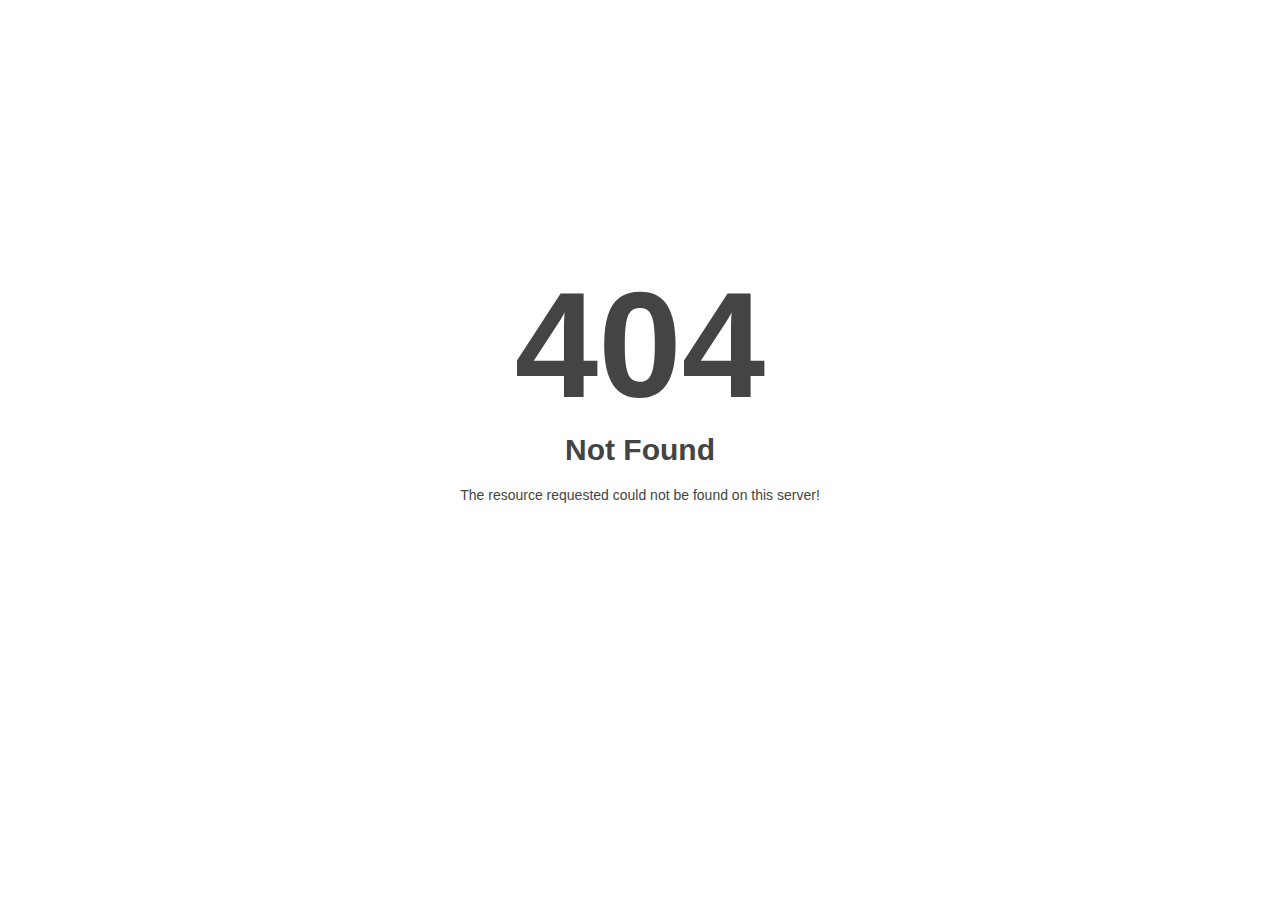
<file: public/dunzo/images/icon-tree.html>
<!DOCTYPE html>
<html style="height:100%">
<head>
<meta name="viewport" content="width=device-width, initial-scale=1, shrink-to-fit=no" />
<title> 404 Not Found
</title></head>
<body style="color: #444; margin:0;font: normal 14px/20px Arial, Helvetica, sans-serif; height:100%; background-color: #fff;">
<div style="height:auto; min-height:100%; ">     <div style="text-align: center; width:800px; margin-left: -400px; position:absolute; top: 30%; left:50%;">
        <h1 style="margin:0; font-size:150px; line-height:150px; font-weight:bold;">404</h1>
<h2 style="margin-top:20px;font-size: 30px;">Not Found
</h2>
<p>The resource requested could not be found on this server!</p>
</div></div></body></html>
</file>
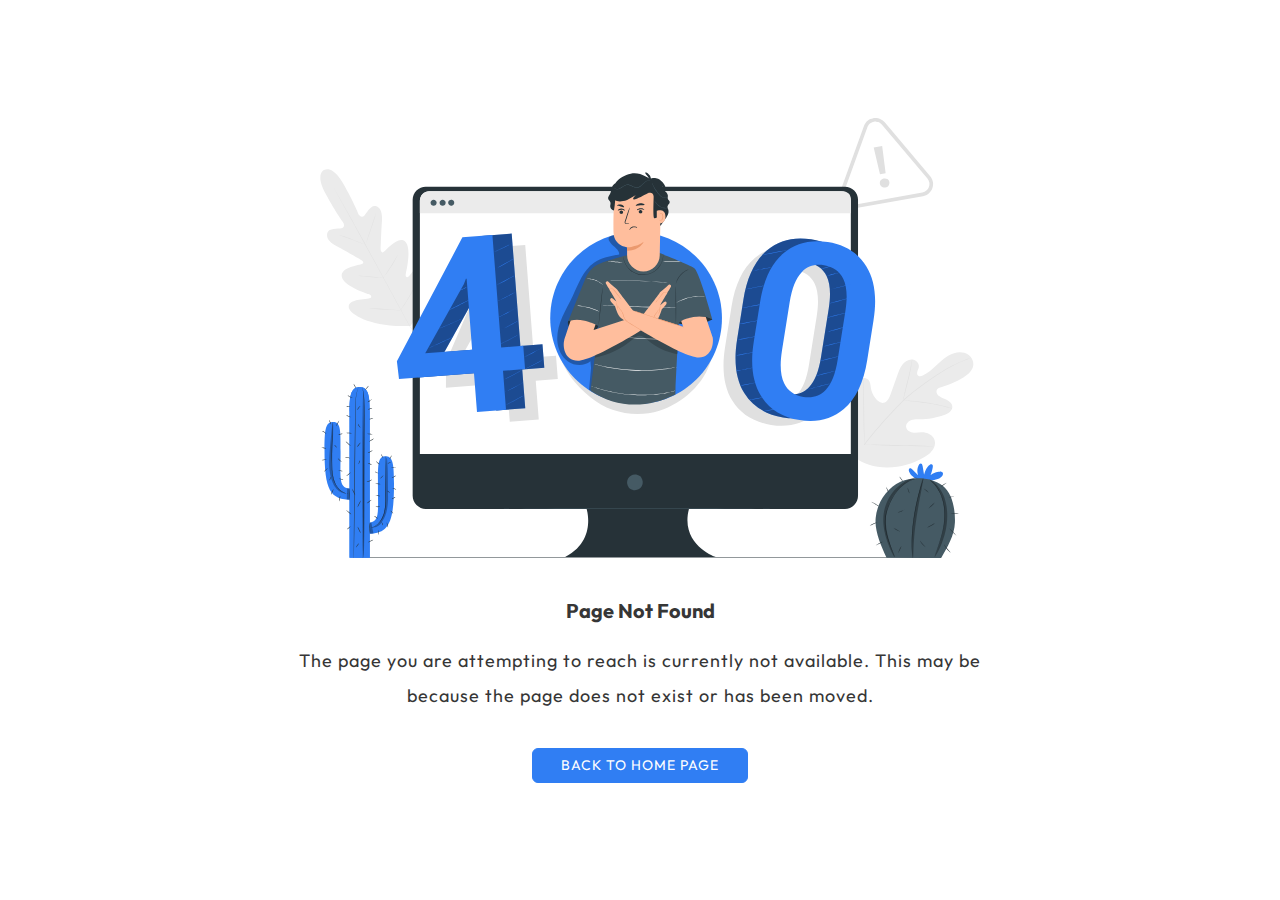
<file: public/dunzo/template/error-400.html>
<!DOCTYPE html>
<html lang="en">
  
<!-- Mirrored from admin.pixelstrap.net/dunzo/template/error-400.html by HTTrack Website Copier/3.x [XR&CO'2014], Sun, 18 Feb 2024 16:05:59 GMT -->
<head>
    <meta http-equiv="Content-Type" content="text/html; charset=UTF-8">
    <meta http-equiv="X-UA-Compatible" content="IE=edge">
    <meta name="viewport" content="width=device-width, initial-scale=1.0">
    <meta name="description" content="Dunzo admin is super flexible, powerful, clean &amp; modern responsive bootstrap 5 admin template with unlimited possibilities.">
    <meta name="keywords" content="admin template, Dunzo admin template, dashboard template, flat admin template, responsive admin template, web app">
    <meta name="author" content="pixelstrap">
    <link rel="icon" href="../assets/images/favicon.png" type="image/x-icon">
    <link rel="shortcut icon" href="../assets/images/favicon.png" type="image/x-icon">
    <title>Dunzo - Premium Admin Template</title>
    <!-- Google font-->
    <link href="https://fonts.googleapis.com/css?family=Outfit:400,400i,500,500i,700,700i&amp;display=swap" rel="stylesheet">
    <link href="https://fonts.googleapis.com/css?family=Roboto:300,300i,400,400i,500,500i,700,700i,900&amp;display=swap" rel="stylesheet">
    <link rel="stylesheet" type="text/css" href="../assets/css/font-awesome.css">
    <!-- ico-font-->
    <link rel="stylesheet" type="text/css" href="../assets/css/vendors/icofont.css">
    <!-- Themify icon-->
    <link rel="stylesheet" type="text/css" href="../assets/css/vendors/themify.css">
    <!-- Flag icon-->
    <link rel="stylesheet" type="text/css" href="../assets/css/vendors/flag-icon.css">
    <!-- Feather icon-->
    <link rel="stylesheet" type="text/css" href="../assets/css/vendors/feather-icon.css">
    <!-- Plugins css start-->
    <!-- Plugins css Ends-->
    <!-- Bootstrap css-->
    <link rel="stylesheet" type="text/css" href="../assets/css/vendors/bootstrap.css">
    <!-- App css-->
    <link rel="stylesheet" type="text/css" href="../assets/css/style.css">
    <link id="color" rel="stylesheet" href="../assets/css/color-1.css" media="screen">
    <!-- Responsive css-->
    <link rel="stylesheet" type="text/css" href="../assets/css/responsive.css">
  </head>
  <body>
    <!-- tap on top starts-->
    <div class="tap-top"><i data-feather="chevrons-up"></i></div>
    <!-- tap on tap ends-->
    <!-- page-wrapper Start-->
    <div class="page-wrapper compact-wrapper" id="pageWrapper">
      <!-- error-400 start-->
      <div class="error-wrapper">
        <div class="container">
          <div class="svg-wrraper">
            <svg version="1.2" baseprofile="tiny-ps" xmlns="http://www.w3.org/2000/svg" viewbox="0 0 676 446">
              <style>
                tspan { white-space:pre }
                .shp0 { fill: #e0e0e0 }
                .shp1 { fill: #ebebeb }
                .shp2 { fill: #263238 }
                .shp3 { fill: #455a64 }
                .shp4 { fill: #ffffff }
                .shp5 { fill: #307EF3 }
                .shp6 { fill: #000000 }
                .shp7 { opacity: 0.302;fill: #000000 }
                .shp8 { fill: #fafafa }
                .shp9 { opacity: 0.2;fill: #000000 }
                .shp10 { fill: #ffbe9d }
                .shp11 { fill: #eb996e }
              </style>
              <g id="freepik--background-complete--inject-48">
                <path class="shp0" fill-rule="evenodd" d="M554.5 91.77C552.36 92.15 550.16 91.95 548.11 91.21C546.07 90.47 544.26 89.2 542.86 87.54C541.46 85.87 540.52 83.87 540.14 81.73C539.76 79.59 539.95 77.38 540.69 75.34L565 8.14C565.36 7.12 565.86 6.15 566.48 5.26C567.1 4.36 567.83 3.56 568.66 2.86C569.49 2.16 570.41 1.57 571.39 1.11C572.37 0.65 573.41 0.33 574.48 0.14C575.54 -0.05 576.63 -0.1 577.71 -0.01C578.78 0.08 579.85 0.31 580.86 0.68C581.88 1.05 582.84 1.56 583.73 2.18C584.61 2.8 585.41 3.54 586.1 4.37L632.17 59C633.57 60.66 634.51 62.67 634.9 64.81C635.28 66.95 635.09 69.16 634.35 71.21C633.61 73.25 632.35 75.07 630.68 76.47C629.02 77.88 627.01 78.82 624.87 79.2L554.53 91.77L554.5 91.77ZM575.13 3.77C574.38 3.9 573.65 4.13 572.96 4.45C572.27 4.77 571.63 5.18 571.05 5.67C570.47 6.16 569.95 6.72 569.52 7.35C569.09 7.97 568.74 8.65 568.49 9.37L544.2 76.57C543.68 78 543.55 79.55 543.82 81.05C544.09 82.55 544.74 83.95 545.73 85.12C546.71 86.29 547.98 87.18 549.41 87.7C550.84 88.22 552.39 88.35 553.89 88.09L624.23 75.51C625.73 75.24 627.14 74.58 628.31 73.6C629.47 72.62 630.36 71.34 630.88 69.91C631.4 68.47 631.53 66.93 631.26 65.42C630.99 63.92 630.33 62.52 629.35 61.35L583.28 6.75C582.79 6.17 582.23 5.65 581.61 5.21C580.99 4.78 580.32 4.43 579.61 4.17C578.89 3.91 578.15 3.75 577.39 3.68C576.64 3.62 575.88 3.65 575.13 3.79L575.13 3.77Z"></path>
                <path class="shp0" d="M581.16 66.72C581.05 66.11 581.07 65.49 581.2 64.89C581.34 64.28 581.6 63.71 581.96 63.21C582.33 62.71 582.79 62.29 583.32 61.98C583.85 61.66 584.44 61.45 585.05 61.37C586.29 61.04 587.61 61.24 588.69 61.92C589.78 62.61 590.52 63.71 590.75 64.98C590.99 66.24 590.68 67.54 589.91 68.56C589.14 69.59 587.98 70.24 586.7 70.37C586.1 70.5 585.47 70.51 584.86 70.4C584.26 70.29 583.68 70.05 583.16 69.71C582.64 69.37 582.2 68.93 581.86 68.42C581.51 67.91 581.28 67.33 581.16 66.72ZM574.87 30L583.48 28.43L587 56L581.25 57L574.87 30Z"></path>
                <path class="shp1" d="M554.36 342.85C540.43 323.05 544.97 297.33 553.6 275.85C555.04 272.26 556.03 268.29 558.91 265.73C561.79 263.17 566.61 262.46 569.31 265.17C571.54 267.42 571.58 270.98 572.15 274.12C572.34 275.16 572.6 276.19 572.93 277.19C573.26 278.2 573.66 279.18 574.13 280.12C574.6 281.07 575.14 281.99 575.74 282.86C576.34 283.73 577 284.56 577.71 285.34C579.59 287.34 582.18 289.15 584.92 288.71C588.67 288.12 590.61 283.93 591.92 280.31L599.12 260.08C600.4 256.46 601.73 252.77 604.12 249.76C606.51 246.75 610.12 244.45 613.9 244.76C617.68 245.07 621.21 248.56 620.66 252.36C620.42 253.94 619.57 255.36 619.13 256.89C618.69 258.42 618.78 260.34 620.05 261.27C621.32 262.2 623.16 261.72 624.62 261.05C629.62 258.76 633.9 254.98 637.96 251.17C642.02 247.36 646.04 243.41 650.86 240.66C655.68 237.91 661.51 236.45 666.78 238.04C672.05 239.63 676.41 244.81 675.88 250.36C675.35 255.91 670.5 260.01 665.77 262.96C664.02 264.05 662.23 265.08 660.41 266.04C658.58 267 656.73 267.9 654.84 268.73C652.95 269.56 651.03 270.32 649.09 271.01C647.14 271.7 645.18 272.32 643.19 272.87C641.76 273.26 640.19 273.69 639.29 274.87C637.63 277 639.05 280.21 641.14 281.87C643.5 283.74 646.52 284.52 649.22 285.87C651.92 287.22 654.51 289.57 654.61 292.62C654.75 296.85 650.26 299.62 646.31 301.03C644.33 301.74 642.33 302.37 640.3 302.91C638.27 303.46 636.21 303.91 634.14 304.28C632.07 304.65 629.99 304.92 627.9 305.11C625.8 305.3 623.7 305.4 621.6 305.41C618.6 305.41 615.49 305.25 612.67 306.34C609.85 307.43 607.38 310.21 607.75 313.22C608.12 316.23 611.15 318.22 614.12 318.75C617.09 319.28 620.12 318.63 623.12 318.59C628.76 318.52 635.04 321.19 636.66 326.59C637.73 330.16 636.49 334.16 634.21 337.13C633.61 337.85 632.98 338.53 632.31 339.19C631.64 339.84 630.94 340.46 630.21 341.04C629.48 341.62 628.72 342.17 627.93 342.67C627.14 343.18 626.33 343.65 625.5 344.07C614.17 350.51 601.26 354.33 588.31 354.15C575.36 353.97 564.31 351.15 554.38 342.84"></path>
                <path class="shp0" d="M564.91 331.26C566.89 328.63 568.9 326.02 570.95 323.45C573 320.87 575.09 318.32 577.22 315.81C579.34 313.29 581.5 310.81 583.7 308.35C585.89 305.9 588.12 303.48 590.39 301.09L597.47 293.52C599.8 291.04 602.11 288.59 604.47 286.32C605.63 285.24 606.8 284.17 607.99 283.12C609.18 282.07 610.38 281.03 611.6 280.01C612.81 279 614.04 277.99 615.29 277.01C616.53 276.03 617.79 275.06 619.06 274.11C623.89 270.45 628.61 267.11 633.06 264.11C637.51 261.11 641.69 258.31 645.61 255.96C647.16 255.02 648.73 254.12 650.31 253.25C651.89 252.37 653.5 251.53 655.11 250.72C656.73 249.91 658.36 249.13 660.01 248.38C661.66 247.64 663.32 246.92 665 246.24C667.37 245.24 669.23 244.59 670.49 244.14L671.94 243.64C671.98 243.62 672.02 243.61 672.06 243.59C672.1 243.58 672.14 243.56 672.18 243.55C672.23 243.54 672.27 243.53 672.31 243.52C672.35 243.51 672.4 243.51 672.44 243.5L671.96 243.71L670.54 244.28C669.29 244.77 667.45 245.5 665.11 246.5C663.45 247.2 661.81 247.94 660.18 248.7C658.55 249.46 656.93 250.26 655.33 251.08C653.73 251.91 652.14 252.76 650.58 253.64C649.01 254.53 647.45 255.44 645.92 256.38C642.02 258.75 637.85 261.53 633.44 264.59C629.03 267.65 624.33 270.97 619.52 274.59C618.26 275.54 617.01 276.51 615.77 277.49C614.54 278.48 613.31 279.48 612.1 280.49C610.9 281.51 609.7 282.54 608.52 283.59C607.34 284.64 606.17 285.71 605.02 286.79C602.62 289.05 600.34 291.48 598.02 293.97L590.94 301.53C588.68 303.92 586.45 306.33 584.26 308.78C582.07 311.23 579.91 313.71 577.78 316.21C575.66 318.72 573.57 321.26 571.52 323.83C569.47 326.39 567.45 328.99 565.47 331.61"></path>
                <path class="shp0" d="M604.72 286.37C604.72 286.23 604.73 286.09 604.74 285.95C604.75 285.81 604.77 285.67 604.78 285.53C604.8 285.39 604.82 285.25 604.85 285.11C604.87 284.97 604.9 284.84 604.93 284.7C605.1 283.63 605.4 282.1 605.8 280.21C606.59 276.43 607.87 271.21 609.29 265.54C610.71 259.87 611.92 254.64 612.65 250.86C613.02 248.97 613.31 247.44 613.49 246.38C613.51 246.24 613.52 246.1 613.55 245.96C613.57 245.82 613.6 245.69 613.63 245.55C613.66 245.41 613.69 245.28 613.73 245.14C613.77 245.01 613.81 244.87 613.86 244.74C613.87 244.88 613.87 245.02 613.87 245.16C613.87 245.3 613.87 245.44 613.86 245.58C613.85 245.72 613.84 245.86 613.83 245.99C613.81 246.13 613.79 246.27 613.77 246.41C613.66 247.49 613.45 249.04 613.14 250.95C612.53 254.76 611.41 259.95 609.98 265.71L606.29 280.32C605.85 282.08 605.49 283.56 605.2 284.75C605.18 284.89 605.15 285.03 605.12 285.16C605.08 285.3 605.05 285.44 605.01 285.57C604.97 285.71 604.92 285.84 604.87 285.98C604.83 286.11 604.78 286.24 604.72 286.37L604.72 286.37Z"></path>
                <path class="shp0" d="M654.28 294.53C654.12 294.51 653.95 294.48 653.79 294.45C653.63 294.42 653.47 294.39 653.3 294.35C653.14 294.31 652.98 294.27 652.82 294.23C652.67 294.18 652.51 294.13 652.35 294.08C651.12 293.75 649.35 293.27 647.13 292.75C642.72 291.67 636.56 290.38 629.71 289.26C622.86 288.14 616.61 287.42 612.07 287.02C609.8 286.8 607.97 286.67 606.7 286.58C606.53 286.58 606.36 286.57 606.2 286.56C606.03 286.55 605.86 286.54 605.7 286.52C605.53 286.5 605.36 286.48 605.2 286.46C605.03 286.43 604.86 286.4 604.7 286.37C604.87 286.35 605.03 286.33 605.2 286.32C605.36 286.3 605.53 286.29 605.7 286.29C605.87 286.28 606.03 286.28 606.2 286.28C606.37 286.28 606.53 286.29 606.7 286.3C607.98 286.3 609.83 286.36 612.1 286.52C616.66 286.79 622.94 287.45 629.82 288.52C631.29 288.75 632.75 289.01 634.21 289.28C635.67 289.55 637.13 289.84 638.58 290.15C640.04 290.46 641.48 290.78 642.93 291.13C644.37 291.47 645.81 291.84 647.25 292.22C649.45 292.81 651.25 293.36 652.42 293.77C652.58 293.82 652.74 293.87 652.9 293.92C653.06 293.98 653.21 294.04 653.37 294.1C653.52 294.17 653.68 294.23 653.83 294.31C653.98 294.38 654.13 294.45 654.28 294.53L654.28 294.53Z"></path>
                <path class="shp0" d="M565.79 330.61C565.77 330.55 565.76 330.5 565.75 330.44C565.73 330.39 565.72 330.33 565.71 330.27C565.71 330.22 565.7 330.16 565.69 330.1C565.69 330.04 565.68 329.99 565.68 329.93C565.68 329.4 565.57 328.75 565.5 327.93C565.34 326.22 565.19 323.74 565.03 320.68C564.72 314.55 564.56 306.07 564.51 296.68C564.46 287.29 564.37 278.84 564.19 272.68C564.09 269.68 564.01 267.24 563.95 265.42C563.95 264.63 563.95 263.98 563.9 263.42C563.89 263.36 563.89 263.31 563.89 263.25C563.88 263.19 563.88 263.13 563.88 263.08C563.88 263.02 563.88 262.96 563.89 262.9C563.89 262.84 563.89 262.79 563.9 262.73C563.92 262.79 563.93 262.84 563.94 262.9C563.95 262.95 563.97 263.01 563.97 263.07C563.98 263.12 563.99 263.18 564 263.24C564 263.3 564.01 263.35 564.01 263.41C564.06 263.95 564.12 264.59 564.2 265.41C564.35 267.12 564.51 269.6 564.66 272.66C564.97 278.79 565.13 287.27 565.19 296.66C565.25 306.05 565.32 314.49 565.5 320.66C565.6 323.66 565.68 326.09 565.74 327.91C565.74 328.7 565.74 329.35 565.79 329.91C565.8 329.97 565.81 330.03 565.81 330.08C565.82 330.14 565.82 330.2 565.82 330.26C565.82 330.32 565.82 330.38 565.81 330.44C565.81 330.49 565.8 330.55 565.79 330.61L565.79 330.61Z"></path>
                <path class="shp0" d="M634.68 333.11C634.62 333.12 634.56 333.12 634.51 333.12C634.45 333.13 634.39 333.13 634.33 333.13C634.27 333.13 634.21 333.13 634.15 333.12C634.1 333.12 634.04 333.12 633.98 333.11L631.98 333.06L624.6 332.8C618.37 332.59 609.75 332.39 600.24 332.18C590.73 331.97 582.1 331.7 575.87 331.36C572.76 331.19 570.24 331.02 568.5 330.88L566.5 330.69C566.44 330.69 566.38 330.68 566.32 330.68C566.26 330.67 566.21 330.66 566.15 330.66C566.09 330.65 566.03 330.64 565.97 330.62C565.91 330.61 565.86 330.6 565.8 330.58C565.86 330.57 565.92 330.57 565.98 330.57C566.04 330.56 566.1 330.56 566.15 330.56C566.21 330.56 566.27 330.56 566.33 330.57C566.39 330.57 566.45 330.57 566.51 330.58L568.51 330.63L575.89 330.88C582.12 331.1 590.73 331.3 600.25 331.5C609.77 331.7 618.38 331.98 624.61 332.33C627.73 332.5 630.25 332.66 631.99 332.81L633.99 332.99C634.05 332.99 634.11 332.99 634.17 333C634.22 333 634.28 333.01 634.34 333.02C634.4 333.03 634.46 333.04 634.51 333.06C634.57 333.07 634.62 333.09 634.68 333.11Z"></path>
                <path class="shp1" d="M17.77 52.78C17.77 52.78 8.37 56.59 19.21 76.55C30.05 96.51 37.47 106.34 37.47 106.34C37.47 106.34 39.47 110.99 35.47 111.82C31.47 112.65 22.79 111.49 21.16 116.37C19.46 121.43 23.23 126.07 30.72 130.03C38.21 133.99 54.32 143.27 55.77 144.11C57.22 144.95 58.67 147.11 56.08 148.11C53.49 149.11 34 151.64 35.75 160.83C37.5 170.02 60.21 177.62 62.67 178.5C65.13 179.38 65.75 180.4 65.58 181.74C65.41 183.08 58.78 183.33 53.25 184.28C47.72 185.23 41.49 187.28 42.95 192.52C44.41 197.76 58 208.43 90.44 210.76L105.53 210.86L113.41 197.86C128.58 169.16 126.7 152 123 148C119.3 144 114.29 148.19 110.56 152.38C106.83 156.57 103.11 162.07 101.89 161.5C100.67 160.93 100.12 159.87 100.67 157.32C101.22 154.77 106.78 131.48 99.92 125.12C93.06 118.76 80.56 133.98 78.34 135.65C76.12 137.32 75.08 134.94 75.13 133.29C75.18 131.64 75.82 113.04 76.43 104.58C77.04 96.12 75.09 90.48 69.89 89.24C64.89 88.04 61.25 96.08 58.46 98.98C55.67 101.88 52.76 97.76 52.76 97.76C52.76 97.76 48.34 86.27 37.13 66.51C25.92 46.75 17.55 52.91 17.55 52.91"></path>
                <path class="shp0" d="M106.41 214.39C98.23 199.84 84.14 173.75 71.93 151.39C59.72 129.03 48.65 108.85 40.55 94.26L30.94 77L28.33 72.31L27.67 71.08C27.52 70.8 27.45 70.65 27.45 70.65C27.47 70.68 27.5 70.71 27.52 70.75C27.54 70.78 27.56 70.81 27.59 70.85C27.61 70.88 27.63 70.91 27.65 70.95C27.67 70.98 27.69 71.02 27.71 71.05L28.42 72.26L31.1 76.91C33.43 80.91 36.76 86.83 40.84 94.1C49.01 108.65 60.13 128.83 72.34 151.16C84.55 173.49 98.6 199.62 106.7 214.16"></path>
                <path class="shp0" d="M33.34 118.49C33.43 118.5 33.52 118.52 33.61 118.53C33.7 118.55 33.79 118.57 33.88 118.59C33.97 118.61 34.05 118.64 34.14 118.66C34.23 118.69 34.31 118.72 34.4 118.75C35.07 118.95 36.03 119.27 37.22 119.66C39.6 120.47 42.85 121.66 46.42 123.04L55.54 126.61L58.31 127.67C58.4 127.7 58.48 127.73 58.57 127.76C58.65 127.79 58.74 127.82 58.82 127.86C58.9 127.89 58.99 127.93 59.07 127.97C59.15 128.01 59.23 128.06 59.31 128.1C59.22 128.09 59.13 128.07 59.04 128.06C58.95 128.04 58.86 128.02 58.77 128C58.68 127.98 58.6 127.96 58.51 127.93C58.42 127.9 58.34 127.87 58.25 127.84C57.57 127.64 56.61 127.33 55.42 126.92C53.05 126.09 49.82 124.86 46.25 123.48L37.11 120L34.34 119C34.25 118.97 34.17 118.93 34.08 118.89C33.99 118.86 33.91 118.81 33.83 118.77C33.74 118.73 33.66 118.68 33.58 118.64C33.5 118.59 33.42 118.54 33.34 118.49L33.34 118.49Z"></path>
                <path class="shp0" d="M60.31 127.11C60.19 127.11 62.31 120.25 65.14 111.89C67.97 103.53 70.29 96.77 70.42 96.81C70.55 96.85 68.42 103.67 65.59 112.03C62.76 120.39 60.44 127.15 60.31 127.11Z"></path>
                <path class="shp0" d="M77.52 162.26C77.56 162.18 77.6 162.09 77.65 162.01C77.69 161.93 77.74 161.85 77.79 161.77C77.84 161.69 77.89 161.61 77.94 161.53C78 161.46 78.05 161.38 78.11 161.31L79.83 158.82C81.28 156.71 83.28 153.82 85.36 150.5C87.44 147.18 89.23 144.16 90.51 141.95C91.11 140.95 91.62 140.03 92.02 139.32C92.06 139.24 92.11 139.16 92.15 139.07C92.2 138.99 92.25 138.91 92.3 138.84C92.35 138.76 92.4 138.68 92.45 138.6C92.51 138.53 92.56 138.45 92.62 138.38C92.59 138.47 92.56 138.55 92.53 138.64C92.5 138.72 92.46 138.81 92.43 138.89C92.39 138.98 92.35 139.06 92.31 139.14C92.27 139.22 92.23 139.3 92.18 139.38C91.87 140.02 91.4 140.95 90.8 142.08C89.59 144.34 87.8 147.42 85.75 150.72C83.7 154.02 81.62 156.92 80.1 158.98C79.34 159.98 78.71 160.83 78.26 161.39C78.21 161.47 78.15 161.55 78.09 161.62C78.04 161.7 77.98 161.77 77.91 161.85C77.85 161.92 77.79 161.99 77.72 162.06C77.66 162.13 77.59 162.19 77.52 162.26Z"></path>
                <path class="shp0" d="M51.4 159.83C51.48 159.82 51.57 159.82 51.65 159.81C51.73 159.81 51.82 159.8 51.9 159.8C51.98 159.8 52.07 159.81 52.15 159.81C52.23 159.82 52.32 159.82 52.4 159.83L55.2 159.98C57.56 160.13 60.82 160.36 64.41 160.65C68 160.94 71.26 161.22 73.62 161.45L76.4 161.75C76.48 161.76 76.57 161.76 76.65 161.77C76.74 161.78 76.82 161.79 76.9 161.81C76.99 161.82 77.07 161.84 77.15 161.86C77.24 161.88 77.32 161.9 77.4 161.92C77.32 161.93 77.23 161.94 77.15 161.95C77.07 161.95 76.98 161.95 76.9 161.95C76.82 161.95 76.73 161.95 76.65 161.95C76.57 161.94 76.48 161.93 76.4 161.92L73.6 161.77C71.24 161.63 67.98 161.39 64.39 161.1C60.8 160.81 57.54 160.53 55.18 160.3L52.4 160C52.32 159.99 52.23 159.99 52.15 159.98C52.06 159.97 51.98 159.96 51.9 159.94C51.81 159.93 51.73 159.91 51.65 159.89C51.56 159.87 51.48 159.85 51.4 159.83L51.4 159.83Z"></path>
                <path class="shp0" d="M62.65 192.79C62.76 192.78 62.87 192.77 62.98 192.76C63.09 192.76 63.2 192.76 63.31 192.76C63.42 192.76 63.53 192.76 63.64 192.76C63.75 192.77 63.86 192.78 63.97 192.79L67.55 192.97C70.55 193.14 74.76 193.4 79.37 193.73C83.98 194.06 88.16 194.37 91.17 194.63L94.75 194.96C94.86 194.96 94.97 194.97 95.08 194.98C95.19 194.99 95.3 195 95.41 195.02C95.52 195.03 95.63 195.05 95.74 195.07C95.84 195.09 95.95 195.11 96.06 195.14C95.95 195.15 95.84 195.16 95.73 195.16C95.62 195.17 95.51 195.17 95.4 195.17C95.29 195.17 95.18 195.17 95.07 195.16C94.96 195.16 94.85 195.15 94.74 195.14L91.15 194.96C88.15 194.79 83.95 194.52 79.34 194.2C74.73 193.88 70.55 193.55 67.53 193.3L64 193C63.89 192.99 63.77 192.98 63.66 192.97C63.55 192.96 63.43 192.94 63.32 192.92C63.21 192.91 63.1 192.89 62.98 192.86C62.87 192.84 62.76 192.82 62.65 192.79L62.65 192.79Z"></path>
                <path class="shp0" d="M95.27 194.86C95.32 194.75 95.38 194.65 95.43 194.54C95.49 194.44 95.55 194.34 95.61 194.24C95.67 194.13 95.73 194.03 95.79 193.93C95.86 193.83 95.92 193.74 95.99 193.64C96.52 192.8 97.22 191.72 98.06 190.4C99.8 187.67 102.2 183.88 104.73 179.63C107.26 175.38 109.45 171.47 111.02 168.63L112.88 165.26C112.93 165.15 112.99 165.05 113.04 164.95C113.1 164.84 113.16 164.74 113.22 164.64C113.28 164.54 113.34 164.44 113.41 164.34C113.47 164.24 113.54 164.15 113.61 164.05C113.57 164.16 113.53 164.27 113.49 164.39C113.45 164.5 113.4 164.61 113.36 164.71C113.31 164.82 113.26 164.93 113.21 165.04C113.15 165.14 113.1 165.25 113.04 165.35C112.65 166.17 112.04 167.35 111.31 168.78C109.82 171.67 107.67 175.61 105.13 179.87C102.59 184.13 100.13 187.87 98.34 190.58C97.42 191.93 96.67 193.01 96.14 193.74C96.08 193.84 96.01 193.94 95.94 194.04C95.88 194.13 95.81 194.23 95.73 194.32C95.66 194.41 95.58 194.51 95.51 194.6C95.43 194.69 95.35 194.77 95.27 194.86Z"></path>
              </g>
              <g id="freepik--Device--inject-48">
                <path class="shp2" d="M545.73 69.59L120.82 69.59C119.08 69.59 117.35 69.93 115.75 70.6C114.14 71.27 112.68 72.24 111.44 73.47C110.21 74.71 109.24 76.17 108.57 77.78C107.9 79.38 107.56 81.11 107.56 82.85L107.56 383C107.56 384.74 107.9 386.47 108.57 388.07C109.24 389.68 110.21 391.14 111.44 392.38C112.68 393.61 114.14 394.58 115.75 395.25C117.35 395.92 119.08 396.26 120.82 396.26L283.9 396.26C283.9 396.26 294.28 428.34 262.12 444.94L414.61 444.94C414.61 444.94 378.3 432.49 387.61 396.26L545.71 396.26C547.45 396.27 549.18 395.93 550.8 395.26C552.41 394.6 553.87 393.62 555.11 392.39C556.34 391.16 557.32 389.69 557.99 388.08C558.66 386.47 559 384.74 559 383L559 82.85C559 81.11 558.66 79.38 557.99 77.77C557.33 76.16 556.35 74.7 555.12 73.47C553.88 72.24 552.42 71.26 550.81 70.59C549.2 69.93 547.47 69.59 545.73 69.59L545.73 69.59Z"></path>
                <path class="shp3" d="M339 363.92C344.78 372.18 335.73 381.23 327.47 375.45C327.4 375.4 327.33 375.35 327.27 375.29C327.21 375.24 327.14 375.18 327.08 375.12C327.02 375.06 326.97 375 326.91 374.93C326.86 374.87 326.81 374.8 326.76 374.73C321 366.48 330.03 357.44 338.29 363.21C338.36 363.26 338.43 363.31 338.49 363.36C338.55 363.42 338.62 363.48 338.67 363.54C338.73 363.59 338.79 363.66 338.85 363.72C338.9 363.78 338.95 363.85 339 363.92L339 363.92Z"></path>
                <path class="shp4" d="M124.57 74.33L542 74.33C543.27 74.33 544.54 74.58 545.71 75.07C546.89 75.56 547.96 76.27 548.86 77.17C549.76 78.07 550.47 79.14 550.96 80.32C551.45 81.49 551.7 82.76 551.7 84.03L551.7 340.58L114.88 340.58L114.88 84C114.88 82.73 115.14 81.47 115.63 80.3C116.11 79.13 116.83 78.06 117.73 77.16C118.63 76.27 119.69 75.55 120.87 75.07C122.04 74.58 123.3 74.33 124.57 74.33L124.57 74.33Z"></path>
                <path class="shp1" d="M124 74.33L544.16 74.33C545.15 74.33 546.13 74.52 547.04 74.9C547.95 75.28 548.78 75.83 549.48 76.53C550.18 77.23 550.73 78.06 551.11 78.97C551.49 79.88 551.68 80.86 551.68 81.85L551.68 96.46L114.88 96.46L114.88 83.46C114.88 82.26 115.12 81.08 115.58 79.97C116.04 78.87 116.71 77.86 117.56 77.01C118.4 76.17 119.41 75.49 120.51 75.03C121.62 74.57 122.8 74.33 124 74.33L124 74.33Z"></path>
                <path class="shp3" d="M128.79 88.93C127.09 88.93 125.72 87.56 125.72 85.86C125.72 84.16 127.09 82.79 128.79 82.79C130.49 82.79 131.86 84.16 131.86 85.86C131.86 87.56 130.49 88.93 128.79 88.93Z"></path>
                <path class="shp3" d="M137.93 88.93C136.23 88.93 134.86 87.56 134.86 85.86C134.86 84.16 136.23 82.79 137.93 82.79C139.63 82.79 141 84.16 141 85.86C141 87.56 139.63 88.93 137.93 88.93Z"></path>
                <path class="shp3" d="M149.7 85.86C149.7 87.1 148.95 88.22 147.8 88.7C146.66 89.17 145.34 88.91 144.46 88.03C143.58 87.15 143.32 85.83 143.79 84.69C144.27 83.54 145.39 82.79 146.63 82.79C147.03 82.79 147.43 82.87 147.8 83.02C148.18 83.18 148.52 83.4 148.8 83.69C149.09 83.97 149.31 84.31 149.47 84.69C149.62 85.06 149.7 85.46 149.7 85.86Z"></path>
                <path class="shp3" d="M469.76 395.52C469.76 395.66 409.3 395.78 334.76 395.78C260.22 395.78 199.76 395.66 199.76 395.52C199.76 395.38 260.21 395.27 334.81 395.27C409.41 395.27 469.76 395.38 469.76 395.52Z"></path>
              </g>
              <g id="freepik--error-400--inject-48">
                <path class="shp0" fill-rule="evenodd" d="M539.29 250.11C535.66 272.91 527.76 289.47 515.58 299.8C503.4 310.13 488.48 313.89 470.82 311.08C453.07 308.26 439.97 300.04 431.52 286.43C423.07 272.82 420.65 254.61 424.28 231.81L430.66 191.71C434.27 168.99 442.17 152.42 454.37 142.01C466.57 131.6 481.54 127.8 499.27 130.63C516.94 133.44 530 141.69 538.43 155.38C546.86 169.07 549.28 187.27 545.67 210L539.29 250.11ZM517.12 200.85C519.41 186.5 518.69 175.5 514.97 167.85C511.25 160.2 504.77 155.64 495.54 154.15C486.3 152.68 478.75 155.02 472.88 161.15C467.01 167.28 462.93 177.53 460.64 191.9L452.89 240.63C450.59 255.07 451.32 266.14 455.07 273.85C458.82 281.56 465.32 286.15 474.55 287.63C483.78 289.09 491.32 286.76 497.15 280.63C502.98 274.5 507.06 264.17 509.37 249.63L517.12 200.85Z"></path>
                <path class="shp5" fill-rule="evenodd" d="M551.47 242.5C547.84 265.3 539.94 281.86 527.76 292.19C515.58 302.52 500.66 306.28 483 303.47C465.26 300.65 452.16 292.43 443.71 278.82C435.26 265.21 432.84 247 436.47 224.2L442.84 184.1C446.46 161.38 454.37 144.81 466.56 134.4C478.75 123.99 493.72 120.19 511.45 123C529.11 125.81 542.16 134.06 550.61 147.75C559.06 161.44 561.47 179.64 557.85 202.37L551.47 242.5ZM529.3 193.25C531.58 178.89 530.86 167.89 527.14 160.25C523.42 152.61 516.94 148.04 507.71 146.55C498.48 145.08 490.92 147.42 485.05 153.55C479.18 159.68 475.1 169.93 472.81 184.29L465.06 233C462.77 247.44 463.5 258.52 467.25 266.23C471 273.94 477.5 278.53 486.73 280C495.96 281.47 503.5 279.13 509.33 273C515.16 266.87 519.24 256.53 521.55 242L529.3 193.25Z"></path>
                <g style="opacity: 0.4">
                  <path class="shp6" fill-rule="evenodd" d="M551.47 242.5C547.84 265.3 539.94 281.86 527.76 292.19C515.58 302.52 500.66 306.28 483 303.47C465.26 300.65 452.16 292.43 443.71 278.82C435.26 265.21 432.84 247 436.47 224.2L442.84 184.1C446.46 161.38 454.37 144.81 466.56 134.4C478.75 123.99 493.72 120.19 511.45 123C529.11 125.81 542.16 134.06 550.61 147.75C559.06 161.44 561.47 179.64 557.85 202.37L551.47 242.5ZM529.3 193.25C531.58 178.89 530.86 167.89 527.14 160.25C523.42 152.61 516.94 148.04 507.71 146.55C498.48 145.08 490.92 147.42 485.05 153.55C479.18 159.68 475.1 169.93 472.81 184.29L465.06 233C462.77 247.44 463.5 258.52 467.25 266.23C471 273.94 477.5 278.53 486.73 280C495.96 281.47 503.5 279.13 509.33 273C515.16 266.87 519.24 256.53 521.55 242L529.3 193.25Z"></path>
                </g>
                <path class="shp5" fill-rule="evenodd" d="M568.33 245.18C564.7 267.99 556.79 284.55 544.62 294.88C532.45 305.21 517.52 308.96 499.85 306.15C482.11 303.33 469.01 295.11 460.56 281.5C452.11 267.89 449.69 249.68 453.32 226.89L459.69 186.78C463.31 164.06 471.22 147.5 483.41 137.09C495.6 126.68 510.57 122.89 528.31 125.71C545.97 128.52 559.02 136.77 567.47 150.46C575.92 164.15 578.33 182.35 574.71 205.08L568.33 245.18ZM546.16 195.93C548.44 181.57 547.72 170.57 544 162.93C540.28 155.29 533.8 150.72 524.57 149.23C515.34 147.76 507.78 150.1 501.91 156.23C496.04 162.36 491.96 172.61 489.67 186.97L481.92 235.7C479.63 250.14 480.36 261.22 484.11 268.93C487.86 276.64 494.35 281.23 503.59 282.7C512.82 284.17 520.36 281.83 526.19 275.7C532.02 269.57 536.1 259.23 538.41 244.7L546.16 195.93Z"></path>
                <path class="shp5" d="M459.41 189.18C459.41 189.3 455.27 190.18 450.11 191.18C444.95 192.18 440.74 192.9 440.71 192.78C440.68 192.66 444.86 191.78 450.02 190.78C455.18 189.78 459.39 189.06 459.41 189.18Z"></path>
                <path class="shp5" d="M457.71 205.17C457.71 205.29 453.57 206.17 448.41 207.17C443.25 208.17 439.04 208.89 439.01 208.76C438.98 208.63 443.15 207.76 448.32 206.76C453.49 205.76 457.69 205.05 457.71 205.17Z"></path>
                <path class="shp5" d="M456 221.15C456 221.28 451.86 222.15 446.69 223.15C441.52 224.15 437.32 224.87 437.3 224.75C437.28 224.63 441.44 223.75 446.61 222.75C451.78 221.75 456 221 456 221.15Z"></path>
                <path class="shp5" d="M454.31 237.14C454.31 237.26 450.17 238.14 445 239.14C439.83 240.14 435.63 240.86 435.61 240.74C435.59 240.62 439.75 239.74 444.92 238.74C450.09 237.74 454.28 237 454.31 237.14Z"></path>
                <path class="shp5" d="M452.61 253.12C452.41 253.19 452.21 253.26 452.01 253.33C451.8 253.39 451.6 253.45 451.39 253.51C451.18 253.56 450.98 253.61 450.77 253.65C450.56 253.7 450.35 253.74 450.14 253.77C448.61 254.11 446.49 254.54 444.14 255C441.79 255.46 439.66 255.85 438.14 256.11C437.93 256.16 437.73 256.2 437.52 256.24C437.31 256.27 437.1 256.31 436.89 256.33C436.68 256.36 436.47 256.38 436.26 256.4C436.04 256.41 435.83 256.42 435.62 256.43C435.82 256.36 436.02 256.29 436.22 256.23C436.43 256.17 436.63 256.11 436.84 256.05C437.04 256 437.25 255.95 437.45 255.91C437.66 255.86 437.87 255.82 438.08 255.79C439.61 255.45 441.73 255.02 444.08 254.56C446.43 254.1 448.57 253.71 450.08 253.45C450.29 253.4 450.5 253.36 450.71 253.33C450.92 253.29 451.13 253.26 451.34 253.23C451.55 253.2 451.76 253.18 451.97 253.16C452.18 253.14 452.4 253.13 452.61 253.12L452.61 253.12Z"></path>
                <path class="shp5" d="M454.68 268.36C454.51 268.43 454.33 268.49 454.16 268.55C453.98 268.6 453.8 268.66 453.62 268.7C453.45 268.75 453.27 268.8 453.09 268.84C452.9 268.88 452.72 268.91 452.54 268.94C451.2 269.24 449.35 269.63 447.3 270.03C445.25 270.43 443.39 270.76 442.04 271.03C441.86 271.07 441.68 271.11 441.5 271.14C441.31 271.17 441.13 271.2 440.95 271.22C440.76 271.24 440.58 271.26 440.39 271.27C440.21 271.29 440.02 271.3 439.84 271.3C440.01 271.23 440.19 271.17 440.36 271.11C440.54 271.05 440.72 271 440.89 270.95C441.07 270.9 441.25 270.86 441.43 270.82C441.62 270.78 441.8 270.75 441.98 270.72C443.32 270.42 445.17 270.03 447.22 269.63C449.27 269.23 451.13 268.9 452.48 268.68C452.66 268.64 452.84 268.6 453.02 268.56C453.21 268.52 453.39 268.49 453.57 268.47C453.76 268.44 453.94 268.42 454.12 268.4C454.31 268.38 454.49 268.37 454.68 268.36L454.68 268.36Z"></path>
                <path class="shp5" d="M462.11 283.27C461.96 283.33 461.8 283.39 461.64 283.44C461.49 283.5 461.33 283.55 461.17 283.59C461.01 283.64 460.85 283.68 460.69 283.71C460.53 283.75 460.36 283.78 460.2 283.81C459.01 284.08 457.36 284.43 455.54 284.81C453.72 285.19 452.05 285.46 450.85 285.65C450.69 285.69 450.52 285.73 450.36 285.75C450.19 285.78 450.02 285.81 449.86 285.83C449.69 285.84 449.52 285.86 449.35 285.86C449.19 285.87 449.02 285.87 448.85 285.87C449 285.81 449.16 285.75 449.32 285.7C449.47 285.64 449.63 285.6 449.79 285.55C449.95 285.51 450.11 285.47 450.27 285.43C450.43 285.4 450.6 285.37 450.76 285.34C451.95 285.07 453.6 284.72 455.42 284.34C457.24 283.96 458.91 283.69 460.11 283.49C460.27 283.45 460.44 283.42 460.6 283.39C460.77 283.36 460.94 283.34 461.1 283.32C461.27 283.3 461.44 283.29 461.61 283.28C461.77 283.27 461.94 283.27 462.11 283.27Z"></path>
                <path class="shp5" d="M476.71 294.69C476.56 294.75 476.4 294.81 476.24 294.86C476.09 294.92 475.93 294.97 475.77 295.01C475.61 295.06 475.45 295.1 475.29 295.13C475.13 295.17 474.96 295.2 474.8 295.23C473.61 295.5 471.97 295.84 470.14 296.23C468.31 296.62 466.66 296.88 465.45 297.07C465.29 297.11 465.12 297.15 464.96 297.17C464.79 297.2 464.62 297.23 464.46 297.25C464.29 297.27 464.12 297.28 463.95 297.29C463.79 297.29 463.62 297.29 463.45 297.29C463.6 297.23 463.76 297.17 463.91 297.12C464.07 297.06 464.23 297.01 464.38 296.97C464.54 296.92 464.7 296.88 464.86 296.85C465.03 296.82 465.19 296.79 465.35 296.76C466.54 296.49 468.19 296.14 470.02 295.76C471.85 295.38 473.5 295.11 474.7 294.91C474.86 294.87 475.03 294.84 475.2 294.81C475.36 294.78 475.53 294.76 475.7 294.74C475.87 294.72 476.04 294.71 476.2 294.7C476.37 294.69 476.54 294.69 476.71 294.69Z"></path>
                <path class="shp5" d="M530.89 269.12C530.89 269.24 525.52 270.76 518.81 272.51C512.1 274.26 506.65 275.57 506.62 275.45C506.59 275.33 512 273.82 518.7 272.07C525.4 270.32 530.86 269 530.89 269.12Z"></path>
                <path class="shp5" d="M536.48 256.12C536.48 256.24 532.04 257.51 526.48 258.96C520.92 260.41 516.42 261.47 516.39 261.35C516.36 261.23 520.83 259.97 526.39 258.52C531.95 257.07 536.44 256 536.48 256.12Z"></path>
                <path class="shp5" d="M540.56 241.15C540.56 241.27 536.13 242.54 530.56 243.98C524.99 245.42 520.5 246.5 520.47 246.38C520.44 246.26 524.9 244.99 530.47 243.55C536.04 242.11 540.53 241 540.56 241.15Z"></path>
                <path class="shp5" d="M544.65 226.18C544.65 226.3 540.22 227.57 534.65 229.01C529.08 230.45 524.59 231.53 524.56 231.41C524.53 231.29 528.99 230.02 534.56 228.58C540.13 227.14 544.62 226.06 544.65 226.18Z"></path>
                <path class="shp5" d="M548.74 211.21C548.74 211.33 544.3 212.59 538.74 214.04C533.18 215.49 528.74 216.56 528.65 216.44C528.56 216.32 533.09 215.05 538.65 213.6C544.21 212.15 548.71 211.09 548.74 211.21Z"></path>
                <path class="shp5" d="M548 197.13C548 197.25 543.56 198.52 538 199.97C532.44 201.42 528 202.49 527.92 202.36C527.84 202.23 532.35 200.98 537.92 199.53C543.49 198.08 548 197 548 197.13Z"></path>
                <path class="shp5" d="M550.47 182.53C550.47 182.65 546.03 183.92 540.47 185.37C534.91 186.82 530.41 187.89 530.38 187.77C530.35 187.65 534.82 186.38 540.38 184.93C545.94 183.48 550.43 182.41 550.47 182.53Z"></path>
                <path class="shp5" d="M551.27 168.53C551.27 168.65 546.84 169.92 541.27 171.36C535.7 172.8 531.21 173.88 531.18 173.76C531.15 173.64 535.61 172.37 541.18 170.93C546.75 169.49 551.24 168.41 551.27 168.53Z"></path>
                <path class="shp5" d="M539.83 156.75C538.83 157.09 537.83 157.41 536.83 157.71C535.82 158.01 534.81 158.3 533.79 158.56C532.77 158.83 531.75 159.07 530.72 159.3C529.69 159.53 528.66 159.74 527.63 159.93C528.12 159.74 528.61 159.57 529.11 159.4C529.6 159.23 530.1 159.07 530.6 158.92C531.1 158.77 531.6 158.63 532.11 158.49C532.61 158.36 533.12 158.24 533.63 158.12C534.14 157.97 534.65 157.83 535.16 157.69C535.67 157.56 536.19 157.44 536.71 157.32C537.22 157.21 537.74 157.1 538.26 157.01C538.78 156.91 539.31 156.83 539.83 156.75Z"></path>
                <path class="shp5" d="M533.84 149.7C533.35 149.89 532.85 150.06 532.35 150.23C531.85 150.4 531.35 150.56 530.85 150.71C530.34 150.86 529.84 151 529.33 151.14C528.82 151.27 528.3 151.39 527.79 151.51C527.29 151.66 526.78 151.8 526.27 151.93C525.76 152.07 525.25 152.19 524.74 152.31C524.23 152.42 523.71 152.52 523.19 152.62C522.68 152.72 522.16 152.8 521.64 152.88C522.13 152.69 522.62 152.52 523.11 152.35C523.61 152.18 524.11 152.02 524.61 151.87C525.11 151.72 525.61 151.57 526.12 151.44C526.62 151.31 527.13 151.18 527.64 151.07C528.15 150.92 528.66 150.78 529.17 150.65C529.68 150.51 530.2 150.39 530.72 150.28C531.23 150.16 531.75 150.06 532.27 149.96C532.79 149.87 533.32 149.78 533.84 149.7L533.84 149.7Z"></path>
                <path class="shp5" d="M463.4 170.13C463.4 170.25 459.26 171.13 454.1 172.13C448.94 173.13 444.73 173.85 444.7 173.73C444.67 173.61 448.85 172.73 454.01 171.73C459.17 170.73 463.38 170 463.4 170.13Z"></path>
                <path class="shp5" d="M471.6 151.22C471.6 151.34 467.11 152.32 461.51 153.41C455.91 154.5 451.36 155.28 451.34 155.16C451.32 155.04 455.83 154.06 461.43 152.97C467.03 151.88 471.58 151.1 471.6 151.22Z"></path>
                <path class="shp5" d="M487.61 133.84C487.61 133.96 481.91 135.18 474.82 136.56C467.73 137.94 462 139 462 138.83C462 138.66 467.7 137.49 474.79 136.11C481.88 134.73 487.59 133.72 487.61 133.84Z"></path>
                <path class="shp0" fill-rule="evenodd" d="M230.47 242.62L252.85 240.88L254.69 264.59L232.32 266.33L235.38 305.72L206 308L202.93 268.61L141.29 273.4L141.35 247.4L191.26 131.09L221.66 128.73L230.47 242.62ZM153.47 248.62L201.01 244.92L195.43 173.07L194.68 172.88L192.68 178.3L153.47 248.62Z"></path>
                <path class="shp5" fill-rule="evenodd" d="M216.77 231.14L239.14 229.4L241 253.11L218.63 254.85L221.69 294.24L192.27 296.53L189.21 257.14L113.21 263.04L111.08 245.04L177.53 119.55L207.92 117.18L216.77 231.14ZM139.77 237.14L187.31 233.45L181.72 161.6L180.97 161.41L178.97 166.83L139.77 237.14Z"></path>
                <g style="opacity: 0.4">
                  <path class="shp6" fill-rule="evenodd" d="M216.77 231.14L239.14 229.4L241 253.11L218.63 254.85L221.69 294.24L192.27 296.53L189.21 257.14L113.21 263.04L111.08 245.04L177.53 119.55L207.92 117.18L216.77 231.14ZM139.77 237.14L187.31 233.45L181.72 161.6L180.97 161.41L178.97 166.83L139.77 237.14Z"></path>
                </g>
                <path class="shp5" fill-rule="evenodd" d="M197.29 232.57L219.66 230.83L221.5 254.54L199.13 256.28L202.19 295.67L172.77 298L169.71 258.61L93.71 264.51L91.58 246.51L158 121L188.39 118.64L197.29 232.57ZM120.29 238.57L167.83 234.88L162.28 163L161.53 162.82L159.53 168.23L120.29 238.57Z"></path>
                <path class="shp5" d="M149 221.62C148.93 221.67 148.85 221.72 148.78 221.77C148.7 221.82 148.62 221.87 148.54 221.91C148.47 221.96 148.39 222 148.31 222.04C148.22 222.08 148.14 222.12 148.06 222.16C147.44 222.49 146.54 222.94 145.42 223.49C143.19 224.59 140.08 226.06 136.63 227.63C133.18 229.2 130.04 230.63 127.75 231.55C126.61 232.04 125.68 232.41 125.03 232.67C124.95 232.71 124.87 232.74 124.79 232.78C124.71 232.81 124.62 232.84 124.54 232.87C124.46 232.9 124.37 232.93 124.29 232.95C124.2 232.98 124.12 233 124.03 233.02C124.11 232.97 124.19 232.93 124.27 232.89C124.36 232.84 124.44 232.8 124.52 232.76C124.61 232.72 124.69 232.68 124.77 232.65C124.86 232.61 124.94 232.57 125.03 232.54L127.71 231.32L136.55 227.32L145.38 223.27L148 222C148.08 221.96 148.16 221.93 148.24 221.89C148.33 221.86 148.41 221.82 148.49 221.79C148.58 221.76 148.66 221.73 148.74 221.7C148.83 221.67 148.91 221.65 149 221.62L149 221.62Z"></path>
                <path class="shp5" d="M159.62 202.46C159.54 202.51 159.46 202.56 159.38 202.6C159.3 202.65 159.21 202.69 159.13 202.74C159.05 202.78 158.96 202.82 158.88 202.86C158.79 202.9 158.71 202.94 158.62 202.98C157.99 203.3 157.07 203.74 155.94 204.27C153.67 205.33 150.52 206.74 147.03 208.27C143.54 209.8 140.35 211.11 138.03 212.03C136.87 212.49 135.93 212.86 135.28 213.1C135.2 213.14 135.12 213.17 135.04 213.2C134.96 213.23 134.87 213.26 134.79 213.29C134.71 213.32 134.62 213.34 134.54 213.37C134.45 213.39 134.37 213.41 134.28 213.43C134.36 213.39 134.44 213.34 134.52 213.3C134.61 213.26 134.69 213.22 134.77 213.18C134.86 213.15 134.94 213.11 135.02 213.07C135.11 213.04 135.19 213 135.28 212.97L137.99 211.8L146.99 207.94L155.99 204.05L158.7 202.87C158.77 202.83 158.85 202.79 158.92 202.75C159 202.72 159.08 202.68 159.15 202.65C159.23 202.61 159.31 202.58 159.38 202.55C159.46 202.52 159.54 202.49 159.62 202.46L159.62 202.46Z"></path>
                <path class="shp5" d="M215.22 219.33C215.17 219.37 215.11 219.42 215.06 219.46C215 219.5 214.95 219.54 214.89 219.58C214.83 219.62 214.78 219.65 214.72 219.69C214.66 219.72 214.6 219.76 214.54 219.79C214.08 220.07 213.42 220.46 212.6 220.93C210.95 221.88 208.65 223.15 206.08 224.5C203.51 225.85 201.15 227.01 199.43 227.82L197.43 228.82C197.37 228.85 197.31 228.88 197.24 228.91C197.18 228.94 197.12 228.96 197.05 228.99C196.99 229.01 196.92 229.04 196.86 229.06C196.79 229.08 196.73 229.1 196.66 229.12C196.72 229.08 196.77 229.04 196.83 229C196.89 228.96 196.94 228.93 197 228.89C197.06 228.86 197.12 228.82 197.18 228.79C197.25 228.76 197.31 228.73 197.37 228.7L199.37 227.65L205.97 224.24L212.53 220.77L214.53 219.72C214.58 219.68 214.64 219.64 214.69 219.61C214.75 219.57 214.8 219.54 214.86 219.5C214.92 219.47 214.98 219.44 215.04 219.41C215.1 219.38 215.16 219.35 215.22 219.33Z"></path>
                <path class="shp5" d="M239.1 232.67C239.05 232.71 238.99 232.76 238.94 232.8C238.88 232.84 238.82 232.88 238.77 232.92C238.71 232.95 238.65 232.99 238.59 233.03C238.53 233.06 238.47 233.1 238.41 233.13C237.96 233.41 237.29 233.8 236.47 234.27C234.82 235.22 232.47 236.49 229.95 237.84C227.43 239.19 225.02 240.35 223.31 241.17C222.45 241.57 221.75 241.9 221.26 242.11C221.2 242.14 221.14 242.17 221.07 242.2C221.01 242.23 220.95 242.25 220.88 242.28C220.82 242.3 220.75 242.33 220.69 242.35C220.62 242.37 220.56 242.39 220.49 242.41C220.55 242.37 220.6 242.33 220.66 242.29C220.72 242.25 220.77 242.22 220.83 242.18C220.89 242.15 220.95 242.11 221.01 242.08C221.08 242.05 221.14 242.02 221.2 241.99L223.2 240.94L229.79 237.53L236.35 234.06L238.35 233.01C238.41 232.97 238.47 232.94 238.53 232.91C238.59 232.88 238.65 232.85 238.72 232.82C238.78 232.79 238.84 232.76 238.91 232.74C238.97 232.71 239.03 232.69 239.1 232.67Z"></path>
                <path class="shp5" d="M240.13 244.6C240.08 244.64 240.02 244.69 239.97 244.73C239.91 244.77 239.85 244.81 239.8 244.85C239.74 244.88 239.68 244.92 239.62 244.96C239.56 244.99 239.5 245.03 239.44 245.06C238.99 245.34 238.32 245.73 237.5 246.2C235.85 247.2 233.55 248.42 230.98 249.77C228.41 251.12 226.05 252.28 224.34 253.09C223.48 253.5 222.78 253.82 222.34 254.09C222.28 254.12 222.22 254.15 222.15 254.18C222.09 254.21 222.03 254.23 221.96 254.26C221.9 254.28 221.83 254.31 221.77 254.33C221.7 254.35 221.64 254.37 221.57 254.39C221.63 254.35 221.68 254.31 221.74 254.27C221.8 254.23 221.85 254.2 221.91 254.16C221.97 254.13 222.03 254.09 222.09 254.06C222.16 254.03 222.22 254 222.28 253.97L224.28 252.92L230.87 249.51L237.43 246.04L239.43 244.99C239.48 244.95 239.54 244.91 239.6 244.88C239.65 244.84 239.71 244.81 239.77 244.78C239.83 244.74 239.89 244.71 239.95 244.68C240.01 244.65 240.07 244.63 240.13 244.6L240.13 244.6Z"></path>
                <path class="shp5" d="M218.55 255.26C218.5 255.3 218.45 255.35 218.4 255.39C218.34 255.43 218.29 255.47 218.23 255.51C218.18 255.55 218.12 255.59 218.07 255.62C218.01 255.66 217.95 255.69 217.89 255.72C217.45 255.99 216.81 256.38 216.01 256.85C214.42 257.79 212.2 259.06 209.71 260.4C207.22 261.74 204.94 262.89 203.27 263.7C202.44 264.11 201.76 264.43 201.27 264.64C201.21 264.67 201.15 264.7 201.09 264.73C201.03 264.76 200.97 264.79 200.9 264.81C200.84 264.84 200.78 264.86 200.71 264.88C200.65 264.9 200.59 264.92 200.52 264.94C200.57 264.9 200.63 264.86 200.68 264.82C200.74 264.78 200.8 264.75 200.85 264.71C200.91 264.68 200.97 264.64 201.03 264.61C201.09 264.58 201.15 264.55 201.21 264.52C201.73 264.24 202.38 263.9 203.14 263.52L209.52 260.13L215.87 256.68L217.8 255.68C217.86 255.64 217.92 255.6 217.98 255.56C218.04 255.52 218.1 255.48 218.16 255.45C218.23 255.41 218.29 255.38 218.35 255.35C218.42 255.32 218.48 255.29 218.55 255.26L218.55 255.26Z"></path>
                <path class="shp5" d="M219.5 268.14C219.45 268.18 219.4 268.23 219.34 268.27C219.29 268.31 219.24 268.35 219.18 268.39C219.13 268.43 219.07 268.46 219.01 268.5C218.96 268.53 218.9 268.57 218.84 268.6C218.4 268.88 217.76 269.26 216.96 269.73C215.37 270.67 213.14 271.94 210.66 273.28C208.18 274.62 205.89 275.77 204.22 276.58C203.39 276.99 202.71 277.31 202.22 277.52C202.16 277.55 202.1 277.58 202.04 277.61C201.98 277.64 201.92 277.67 201.85 277.69C201.79 277.72 201.73 277.74 201.66 277.76C201.6 277.78 201.54 277.8 201.47 277.82C201.52 277.78 201.58 277.74 201.63 277.7C201.69 277.66 201.75 277.63 201.8 277.59C201.86 277.56 201.92 277.52 201.98 277.49C202.04 277.46 202.1 277.43 202.16 277.4L204.09 276.4L210.47 273.01L216.82 269.56L218.75 268.56C218.81 268.52 218.87 268.48 218.93 268.44C218.99 268.4 219.05 268.36 219.11 268.33C219.18 268.29 219.24 268.26 219.3 268.23C219.37 268.2 219.43 268.17 219.5 268.14Z"></path>
                <path class="shp5" d="M220.45 281C220.4 281.04 220.35 281.09 220.29 281.13C220.24 281.17 220.19 281.21 220.13 281.25C220.08 281.29 220.02 281.32 219.96 281.36C219.91 281.39 219.85 281.43 219.79 281.46C219.35 281.74 218.71 282.12 217.91 282.59C216.32 283.53 214.09 284.8 211.61 286.14C209.13 287.48 206.83 288.63 205.17 289.44C204.34 289.85 203.66 290.17 203.17 290.38C203.11 290.41 203.05 290.44 202.99 290.47C202.93 290.5 202.87 290.53 202.8 290.55C202.74 290.58 202.68 290.6 202.61 290.62C202.55 290.64 202.49 290.66 202.42 290.68C202.47 290.64 202.53 290.6 202.58 290.56C202.64 290.52 202.7 290.49 202.75 290.45C202.81 290.41 202.87 290.38 202.93 290.35C202.99 290.32 203.05 290.29 203.11 290.26L205.04 289.26L211.42 285.87L217.77 282.42L219.7 281.42C219.76 281.38 219.82 281.34 219.88 281.3C219.94 281.26 220 281.22 220.06 281.19C220.13 281.15 220.19 281.12 220.25 281.09C220.32 281.06 220.38 281.03 220.45 281Z"></path>
                <path class="shp5" d="M214.24 205.72C214.19 205.76 214.13 205.81 214.08 205.85C214.02 205.89 213.96 205.93 213.91 205.97C213.85 206.01 213.79 206.04 213.73 206.08C213.67 206.11 213.61 206.15 213.55 206.18C213.1 206.46 212.44 206.85 211.61 207.32C209.96 208.32 207.67 209.54 205.1 210.89C202.53 212.24 200.17 213.4 198.45 214.21L196.45 215.16C196.39 215.19 196.33 215.22 196.26 215.25C196.2 215.28 196.14 215.3 196.07 215.33C196.01 215.35 195.94 215.38 195.88 215.4C195.81 215.42 195.75 215.44 195.68 215.46C195.74 215.42 195.79 215.38 195.85 215.34C195.91 215.3 195.96 215.27 196.02 215.23C196.08 215.2 196.14 215.16 196.2 215.13C196.27 215.1 196.33 215.07 196.39 215.04L198.39 214.04L204.98 210.63L211.54 207.16L213.54 206.11C213.59 206.07 213.65 206.03 213.71 206C213.76 205.96 213.82 205.93 213.88 205.9C213.94 205.86 214 205.83 214.06 205.8C214.12 205.77 214.18 205.75 214.24 205.72L214.24 205.72Z"></path>
                <path class="shp5" d="M213.26 192.11C213.21 192.15 213.15 192.2 213.1 192.24C213.04 192.28 212.98 192.32 212.93 192.36C212.87 192.4 212.81 192.43 212.75 192.47C212.69 192.5 212.63 192.54 212.57 192.57C212.12 192.85 211.46 193.24 210.63 193.71C208.98 194.66 206.69 195.93 204.11 197.28C201.53 198.63 199.19 199.79 197.47 200.6L195.47 201.6C195.41 201.63 195.34 201.66 195.28 201.69C195.22 201.72 195.15 201.75 195.09 201.77C195.02 201.8 194.96 201.82 194.89 201.84C194.82 201.86 194.76 201.88 194.69 201.9C194.75 201.86 194.8 201.82 194.86 201.78C194.92 201.74 194.98 201.71 195.04 201.67C195.1 201.64 195.16 201.6 195.22 201.57C195.28 201.54 195.35 201.51 195.41 201.48L197.41 200.43L204 197L210.56 193.53L212.56 192.48C212.61 192.44 212.67 192.41 212.73 192.37C212.78 192.34 212.84 192.31 212.9 192.28C212.96 192.25 213.02 192.22 213.08 192.19C213.14 192.16 213.2 192.13 213.26 192.11L213.26 192.11Z"></path>
                <path class="shp5" d="M211.77 176.23C211.72 176.27 211.67 176.31 211.62 176.35C211.56 176.4 211.51 176.43 211.45 176.47C211.4 176.51 211.34 176.54 211.28 176.58C211.23 176.61 211.17 176.64 211.11 176.67C210.68 176.94 210.05 177.31 209.27 177.77C207.7 178.67 205.51 179.89 203.06 181.17C200.61 182.45 198.37 183.56 196.73 184.33C195.91 184.72 195.24 185.02 194.78 185.23C194.72 185.26 194.66 185.29 194.6 185.32C194.54 185.34 194.48 185.37 194.42 185.39C194.36 185.41 194.29 185.44 194.23 185.46C194.17 185.48 194.1 185.49 194.04 185.51C194.09 185.47 194.15 185.43 194.2 185.4C194.26 185.36 194.31 185.33 194.37 185.29C194.43 185.26 194.48 185.23 194.54 185.2C194.6 185.17 194.66 185.14 194.72 185.11L196.62 184.11L202.9 180.86L209.15 177.55C209.9 177.16 210.53 176.82 211.05 176.55C211.11 176.52 211.16 176.49 211.22 176.46C211.28 176.43 211.34 176.4 211.4 176.37C211.46 176.34 211.52 176.32 211.58 176.3C211.65 176.27 211.71 176.25 211.77 176.23L211.77 176.23Z"></path>
                <path class="shp5" d="M210.89 159.66C210.84 159.7 210.79 159.75 210.74 159.79C210.69 159.83 210.63 159.86 210.58 159.9C210.53 159.94 210.47 159.97 210.41 160.01C210.36 160.04 210.3 160.07 210.24 160.1C209.81 160.37 209.18 160.74 208.39 161.2C206.82 162.1 204.64 163.32 202.19 164.6C199.74 165.88 197.49 166.99 195.85 167.76C195.04 168.15 194.37 168.45 193.91 168.66C193.85 168.69 193.79 168.72 193.73 168.74C193.67 168.77 193.61 168.8 193.55 168.82C193.49 168.84 193.42 168.86 193.36 168.88C193.3 168.9 193.23 168.92 193.17 168.94C193.22 168.9 193.28 168.86 193.33 168.82C193.39 168.79 193.44 168.75 193.5 168.72C193.56 168.68 193.61 168.65 193.67 168.62C193.73 168.59 193.79 168.56 193.85 168.53L195.75 167.53L202.03 164.28L208.27 160.97C209.03 160.58 209.66 160.24 210.17 159.97C210.23 159.94 210.29 159.91 210.34 159.88C210.4 159.85 210.46 159.82 210.52 159.8C210.58 159.77 210.64 159.75 210.7 159.73C210.77 159.7 210.83 159.68 210.89 159.66Z"></path>
                <path class="shp5" d="M209.79 142.67C209.74 142.72 209.69 142.76 209.63 142.81C209.58 142.85 209.52 142.89 209.46 142.93C209.41 142.98 209.35 143.01 209.29 143.05C209.23 143.09 209.17 143.13 209.11 143.16L207.17 144.36C205.52 145.36 203.22 146.7 200.64 148.12C198.06 149.54 195.7 150.78 193.97 151.65C193.11 152.09 192.41 152.43 191.92 152.65C191.86 152.68 191.79 152.72 191.73 152.75C191.67 152.78 191.6 152.81 191.54 152.83C191.47 152.86 191.41 152.89 191.34 152.91C191.27 152.94 191.21 152.96 191.14 152.98C191.19 152.94 191.25 152.89 191.31 152.85C191.36 152.81 191.42 152.77 191.48 152.73C191.54 152.7 191.6 152.66 191.66 152.63C191.72 152.59 191.79 152.56 191.85 152.53L193.85 151.43L200.46 147.81L207.03 144.14L209.03 143.03C209.09 142.99 209.15 142.96 209.21 142.93C209.28 142.9 209.34 142.86 209.4 142.83C209.47 142.8 209.53 142.78 209.59 142.75C209.66 142.72 209.72 142.69 209.79 142.67Z"></path>
                <path class="shp5" d="M209.15 126.52C209.09 126.56 209.04 126.61 208.98 126.65C208.92 126.69 208.86 126.72 208.8 126.76C208.74 126.8 208.68 126.84 208.62 126.87C208.56 126.91 208.49 126.94 208.43 126.97C207.96 127.24 207.28 127.62 206.43 128.08C204.72 129 202.34 130.23 199.67 131.54C197 132.85 194.56 133.96 192.77 134.75C191.88 135.15 191.16 135.46 190.65 135.66C190.59 135.69 190.52 135.72 190.46 135.75C190.39 135.78 190.33 135.81 190.26 135.83C190.19 135.86 190.13 135.88 190.06 135.9C189.99 135.92 189.92 135.93 189.85 135.95C189.91 135.91 189.97 135.87 190.03 135.83C190.09 135.8 190.15 135.76 190.21 135.73C190.27 135.69 190.33 135.66 190.4 135.63C190.46 135.6 190.53 135.57 190.59 135.54L192.66 134.54L199.5 131.24L206.3 127.87L208.37 126.87C208.43 126.83 208.49 126.8 208.56 126.77C208.62 126.73 208.69 126.7 208.75 126.67C208.82 126.64 208.88 126.62 208.95 126.59C209.01 126.57 209.08 126.54 209.15 126.52L209.15 126.52Z"></path>
                <path class="shp5" d="M164.47 184.85C164.52 184.96 160.06 187.28 154.47 190.04C148.88 192.8 144.35 194.95 144.3 194.84C144.25 194.73 148.7 192.4 154.3 189.64C159.9 186.88 164.41 184.73 164.47 184.85Z"></path>
                <path class="shp5" d="M162.74 171C162.49 171.22 162.24 171.43 161.98 171.64C161.71 171.84 161.44 172.03 161.16 172.21C160.88 172.38 160.6 172.55 160.31 172.71C160.01 172.86 159.71 173.01 159.41 173.14C159.12 173.3 158.83 173.46 158.53 173.6C158.23 173.74 157.92 173.87 157.61 173.98C157.3 174.1 156.98 174.2 156.67 174.29C156.35 174.39 156.02 174.46 155.7 174.53C155.98 174.36 156.27 174.2 156.55 174.04C156.84 173.88 157.13 173.73 157.42 173.58C157.71 173.43 158.01 173.28 158.3 173.15C158.6 173.01 158.9 172.87 159.2 172.74C159.49 172.58 159.77 172.42 160.06 172.26C160.35 172.11 160.65 171.96 160.94 171.82C161.24 171.67 161.54 171.53 161.84 171.39C162.13 171.26 162.44 171.13 162.74 171Z"></path>
                <path class="shp0" d="M258.23 245.62C264.88 260.29 272 269.89 287.7 283C306.7 298.92 334.02 304.1 357.65 296.69C381.28 289.28 403.24 269.39 409.93 245.55"></path>
                <path class="shp5" d="M334.04 289.95C285.91 289.95 247.01 251.05 247.01 202.92C247.01 154.79 285.91 115.89 334.04 115.89C382.17 115.89 421.07 154.79 421.07 202.92C421.07 251.05 382.17 289.95 334.04 289.95Z"></path>
                <path class="shp7" d="M307.09 120.44C304.25 122.72 308.35 127.38 311.14 129.72C313.93 132.06 317.25 134.84 316.87 138.47C307.98 140 298.76 141.67 291.36 146.84C280.41 154.5 275.72 168.08 269.94 180.12C266.42 187.47 262.28 194.53 259.09 202.02C255.9 209.51 253.65 217.61 254.18 225.74C254.71 233.87 258.36 242.07 265.03 246.74C271.7 251.41 281.54 251.74 287.75 246.5C287.95 248.78 288.16 251.07 288.37 253.36L286.32 275.69L336.87 279.35L342.66 127.59L342.66 116.3C342.66 116.3 312.86 115.82 307.09 120.44Z"></path>
                <path class="shp2" d="M410.26 203.21C406.66 201.16 402.46 200.74 398.33 200.83C397.3 200.88 396.26 200.96 395.24 201.07C394.21 201.19 393.18 201.34 392.16 201.53C391.15 201.71 390.13 201.93 389.13 202.19C388.13 202.44 387.13 202.73 386.15 203.05C385.31 203.28 384.47 203.54 383.65 203.84C382.82 204.13 382.01 204.45 381.21 204.79C380.4 205.14 379.61 205.51 378.84 205.92C378.06 206.32 377.3 206.75 376.55 207.2L376.96 208.37C379.72 209.08 382.53 209.55 385.37 209.75C388.21 209.95 391.06 209.9 393.89 209.59C396.72 209.27 399.52 208.71 402.24 207.89C404.97 207.07 407.62 206.01 410.15 204.71C410.44 204.56 411.28 204.21 411.22 203.89C411.16 203.57 410.44 203.31 410.26 203.21Z"></path>
                <path class="shp2" d="M265.34 205.84C264.49 207.22 264.94 209.14 265.66 210.59C265.86 210.94 266.07 211.29 266.31 211.62C266.54 211.95 266.79 212.26 267.06 212.57C267.33 212.87 267.61 213.16 267.91 213.44C268.2 213.71 268.52 213.97 268.84 214.21C272.66 217.36 277.26 219.84 282.2 220.09C287.14 220.34 292.41 217.95 294.58 213.5C295.12 212.41 296.09 210.73 296.09 210.73C295.79 210.55 295.48 210.37 295.17 210.2C294.87 210.03 294.55 209.87 294.24 209.71C293.92 209.55 293.6 209.41 293.28 209.26C292.95 209.12 292.63 208.99 292.3 208.86C287.85 207.14 283.67 205.18 278.97 204.33C277.83 204.12 276.68 203.99 275.52 203.95C274.36 203.91 273.2 203.95 272.04 204.08C270.89 204.21 269.75 204.42 268.63 204.71C267.51 205.01 266.41 205.39 265.34 205.84"></path>
                <path class="shp3" d="M393.39 152.61C390.65 149.61 357.22 136.71 357.22 136.71L325.49 138.94C325.49 138.94 310.02 142.94 298.41 147.16C296.66 147.79 294.99 148.6 293.41 149.58C291.83 150.57 290.36 151.71 289.02 153C287.69 154.29 286.49 155.71 285.45 157.25C284.41 158.79 283.54 160.44 282.84 162.16L265.34 205.82C265.34 205.82 267.92 204.36 275.34 204.46C283 204.57 296.06 210.71 296.06 210.71L287.75 276.45C313.32 293.68 344.07 295.22 373.87 280.29L374.04 270.91L377.25 208.07C380.57 203.56 398.62 197.7 411.19 203.87C411.22 203.89 399.06 158.84 393.39 152.61Z"></path>
                <path class="shp2" d="M374.38 168C374.38 167.93 374.38 167.87 374.39 167.8C374.39 167.73 374.4 167.67 374.41 167.6C374.42 167.53 374.44 167.47 374.45 167.4C374.47 167.34 374.49 167.27 374.51 167.21C374.55 167.03 374.59 166.86 374.64 166.69C374.69 166.51 374.74 166.34 374.79 166.17C374.85 166 374.91 165.82 374.97 165.66C375.03 165.49 375.09 165.32 375.16 165.15C375.38 164.59 375.62 164.05 375.88 163.51C376.15 162.98 376.44 162.46 376.75 161.95C377.06 161.44 377.4 160.95 377.75 160.47C378.11 159.99 378.48 159.53 378.88 159.08C379.28 158.63 379.69 158.2 380.12 157.79C380.55 157.38 381 156.99 381.47 156.62C381.94 156.24 382.42 155.89 382.92 155.56C383.41 155.23 383.93 154.93 384.45 154.64C384.61 154.55 384.77 154.47 384.94 154.39C385.1 154.31 385.27 154.23 385.43 154.16C385.6 154.08 385.77 154.01 385.94 153.95C386.11 153.88 386.28 153.81 386.45 153.75C386.51 153.72 386.57 153.69 386.63 153.67C386.69 153.65 386.76 153.62 386.82 153.6C386.88 153.59 386.95 153.57 387.01 153.55C387.08 153.54 387.14 153.53 387.21 153.52C387.21 153.6 386.21 154.01 384.64 154.92C383.63 155.51 382.67 156.19 381.76 156.93C380.86 157.68 380.02 158.49 379.24 159.37C378.46 160.25 377.76 161.18 377.13 162.17C376.5 163.16 375.95 164.2 375.48 165.27C374.73 166.9 374.45 168 374.38 168Z"></path>
                <path class="shp2" d="M374.46 207.39C374.34 207.39 374.21 199.24 374.17 189.18C374.13 179.12 374.17 170.97 374.33 170.96C374.49 170.95 374.58 179.12 374.62 189.18C374.66 199.24 374.59 207.39 374.46 207.39Z"></path>
                <path class="shp2" d="M300.16 172C300.29 172 299.46 180.56 298.32 191.08C297.18 201.6 296.16 210.08 296.04 210.08C295.92 210.08 296.74 201.52 297.88 191C299.02 180.48 300 172 300.16 172Z"></path>
                <path class="shp2" d="M361.52 138.45C361.53 138.5 361.53 138.56 361.53 138.61C361.54 138.66 361.54 138.72 361.54 138.77C361.54 138.82 361.54 138.88 361.53 138.93C361.53 138.98 361.53 139.04 361.52 139.09C361.52 139.24 361.53 139.39 361.52 139.54C361.52 139.69 361.52 139.85 361.51 140C361.51 140.15 361.5 140.3 361.49 140.45C361.48 140.6 361.47 140.75 361.45 140.9C361.39 141.46 361.31 142.01 361.21 142.56C361.11 143.11 360.98 143.65 360.84 144.19C360.69 144.73 360.52 145.27 360.33 145.79C360.14 146.32 359.92 146.83 359.69 147.34C359.34 148.09 358.95 148.83 358.51 149.53C358.08 150.24 357.6 150.92 357.08 151.57C356.57 152.22 356.01 152.84 355.42 153.43C354.83 154.01 354.21 154.56 353.55 155.07C351.92 156.29 350.11 157.26 348.19 157.95C346.27 158.64 344.26 159.04 342.22 159.14C340.18 159.24 338.14 159.04 336.16 158.54C334.19 158.04 332.3 157.25 330.55 156.19C329.85 155.75 329.17 155.26 328.53 154.73C327.88 154.21 327.27 153.65 326.69 153.05C326.11 152.45 325.57 151.82 325.07 151.15C324.57 150.49 324.11 149.8 323.69 149.08C323.41 148.6 323.15 148.1 322.91 147.6C322.66 147.09 322.44 146.58 322.25 146.06C322.05 145.54 321.87 145.01 321.72 144.47C321.56 143.93 321.43 143.39 321.32 142.84C321.29 142.69 321.26 142.54 321.24 142.39C321.21 142.24 321.19 142.09 321.17 141.94C321.15 141.79 321.13 141.64 321.11 141.49C321.1 141.34 321.08 141.19 321.07 141.04C321.06 140.99 321.06 140.94 321.06 140.88C321.05 140.83 321.05 140.78 321.05 140.72C321.05 140.67 321.05 140.62 321.06 140.57C321.06 140.51 321.06 140.46 321.07 140.41C321.13 140.41 321.17 141.28 321.52 142.81C321.65 143.35 321.79 143.88 321.96 144.4C322.12 144.93 322.31 145.45 322.52 145.96C322.72 146.47 322.95 146.98 323.2 147.47C323.44 147.96 323.71 148.45 323.99 148.92C324.41 149.62 324.87 150.29 325.38 150.94C325.88 151.58 326.41 152.2 326.99 152.78C327.56 153.36 328.17 153.91 328.8 154.42C329.44 154.93 330.11 155.4 330.8 155.83C332.51 156.86 334.37 157.63 336.31 158.11C338.25 158.6 340.24 158.8 342.24 158.7C344.24 158.6 346.21 158.21 348.09 157.54C349.97 156.87 351.74 155.93 353.35 154.74C354 154.24 354.61 153.71 355.2 153.14C355.78 152.57 356.33 151.97 356.84 151.33C357.36 150.7 357.83 150.04 358.27 149.35C358.7 148.66 359.1 147.95 359.45 147.21C359.69 146.71 359.9 146.2 360.1 145.69C360.3 145.17 360.48 144.65 360.63 144.12C360.79 143.59 360.93 143.05 361.04 142.51C361.16 141.97 361.26 141.43 361.33 140.88C361.5 139.33 361.46 138.45 361.52 138.45Z"></path>
                <path class="shp8" d="M296.57 196.1C296.49 196.08 296.41 196.06 296.33 196.04C296.24 196.02 296.16 195.99 296.08 195.96C296.01 195.94 295.93 195.91 295.85 195.87C295.77 195.84 295.7 195.81 295.62 195.77C295.03 195.53 294.16 195.18 293.09 194.77C291.7 194.23 290.29 193.74 288.86 193.29C287.44 192.84 286 192.44 284.55 192.08C283.1 191.72 281.64 191.4 280.17 191.13C278.7 190.86 277.22 190.64 275.74 190.46C274.6 190.32 273.68 190.22 273.04 190.16C272.96 190.16 272.87 190.15 272.79 190.14C272.7 190.13 272.62 190.12 272.54 190.11C272.45 190.1 272.37 190.08 272.29 190.07C272.2 190.05 272.12 190.03 272.04 190.01C272.12 190 272.21 189.99 272.29 189.99C272.37 189.98 272.46 189.98 272.54 189.98C272.62 189.98 272.71 189.98 272.79 189.99C272.87 189.99 272.96 190 273.04 190.01C273.68 190.01 274.61 190.07 275.76 190.17C277.26 190.31 278.75 190.5 280.23 190.75C281.71 191 283.18 191.31 284.64 191.67C286.1 192.03 287.55 192.45 288.97 192.92C290.4 193.39 291.81 193.91 293.2 194.49C294.26 194.94 295.11 195.33 295.68 195.62C295.76 195.65 295.84 195.68 295.91 195.72C295.99 195.76 296.06 195.79 296.14 195.83C296.21 195.87 296.29 195.92 296.36 195.96C296.43 196.01 296.5 196.05 296.57 196.1L296.57 196.1Z"></path>
                <path class="shp8" d="M373.94 192.6C373.94 192.73 356.94 192.3 336.04 191.6C315.14 190.9 298.15 190.31 298.15 190.18C298.15 190.05 315.15 190.49 336.06 191.18C356.97 191.87 373.94 192.48 373.94 192.6Z"></path>
                <path class="shp8" d="M404 180.92C403.9 180.93 403.8 180.94 403.7 180.94C403.6 180.95 403.5 180.95 403.4 180.95C403.31 180.95 403.21 180.95 403.11 180.94C403.01 180.94 402.91 180.93 402.81 180.92C402.04 180.92 400.94 180.85 399.58 180.86C397.81 180.87 396.04 180.97 394.28 181.16C392.52 181.36 390.77 181.64 389.04 182.02C387.3 182.4 385.59 182.86 383.91 183.42C382.23 183.97 380.58 184.61 378.96 185.34C377.72 185.9 376.72 186.34 376.05 186.73C375.96 186.78 375.88 186.83 375.79 186.88C375.7 186.92 375.61 186.97 375.52 187.01C375.43 187.05 375.34 187.09 375.25 187.13C375.16 187.16 375.06 187.2 374.97 187.23C375.05 187.17 375.13 187.11 375.21 187.05C375.29 186.99 375.37 186.93 375.45 186.88C375.54 186.83 375.62 186.77 375.71 186.72C375.79 186.67 375.88 186.63 375.97 186.58C376.62 186.18 377.6 185.65 378.83 185.05C379.64 184.66 380.45 184.3 381.28 183.96C382.11 183.63 382.94 183.31 383.79 183.02C384.64 182.73 385.49 182.47 386.35 182.23C387.21 181.99 388.08 181.77 388.95 181.58C389.82 181.39 390.7 181.23 391.58 181.1C392.47 180.96 393.35 180.85 394.24 180.77C395.13 180.69 396.02 180.63 396.91 180.6C397.8 180.57 398.7 180.56 399.59 180.58C399.86 180.58 400.13 180.59 400.4 180.6C400.67 180.61 400.94 180.62 401.21 180.64C401.48 180.66 401.75 180.68 402.02 180.7C402.29 180.72 402.56 180.75 402.83 180.78C402.93 180.78 403.03 180.79 403.12 180.8C403.22 180.8 403.32 180.81 403.42 180.82C403.52 180.84 403.61 180.85 403.71 180.87C403.81 180.88 403.9 180.9 404 180.92Z"></path>
                <path class="shp8" d="M300 168.66C299.95 168.72 299.11 168.06 297.65 167.15C297.18 166.86 296.7 166.58 296.21 166.32C295.73 166.05 295.23 165.8 294.73 165.57C294.23 165.33 293.72 165.11 293.21 164.91C292.69 164.7 292.17 164.51 291.65 164.33C291.12 164.16 290.59 164 290.05 163.85C289.51 163.71 288.97 163.58 288.42 163.47C287.88 163.36 287.33 163.26 286.78 163.18C286.23 163.1 285.67 163.03 285.12 162.98C283.41 162.83 282.34 162.86 282.34 162.78C282.4 162.76 282.46 162.75 282.52 162.74C282.59 162.72 282.65 162.71 282.71 162.7C282.77 162.7 282.84 162.69 282.9 162.69C282.96 162.68 283.03 162.68 283.09 162.68C283.26 162.67 283.43 162.66 283.6 162.66C283.77 162.65 283.94 162.65 284.12 162.65C284.29 162.65 284.46 162.65 284.63 162.66C284.8 162.66 284.97 162.67 285.14 162.68C285.7 162.71 286.27 162.75 286.83 162.82C287.39 162.88 287.95 162.96 288.51 163.07C289.06 163.17 289.62 163.29 290.16 163.43C290.71 163.57 291.25 163.73 291.79 163.91C292.33 164.09 292.86 164.28 293.38 164.5C293.9 164.71 294.42 164.95 294.92 165.2C295.43 165.45 295.93 165.72 296.42 166C296.91 166.29 297.38 166.59 297.85 166.91C297.99 167 298.14 167.1 298.28 167.2C298.42 167.3 298.55 167.4 298.69 167.5C298.83 167.61 298.96 167.71 299.1 167.82C299.23 167.93 299.36 168.04 299.49 168.15C299.54 168.19 299.58 168.23 299.63 168.27C299.67 168.31 299.72 168.35 299.76 168.39C299.8 168.43 299.84 168.48 299.88 168.52C299.92 168.57 299.96 168.61 300 168.66L300 168.66Z"></path>
                <path class="shp8" d="M368.67 167.17C368.62 167.18 368.56 167.18 368.51 167.19C368.45 167.19 368.4 167.19 368.35 167.19C368.29 167.19 368.24 167.19 368.18 167.19C368.13 167.18 368.07 167.18 368.02 167.17L366.17 167.05L359.36 166.56C353.62 166.15 345.68 165.66 336.9 165.31C328.12 164.96 320.16 164.83 314.4 164.79L307.58 164.74L305.72 164.74C305.67 164.74 305.61 164.75 305.56 164.75C305.51 164.75 305.45 164.75 305.4 164.75C305.35 164.75 305.29 164.75 305.24 164.75C305.19 164.75 305.13 164.74 305.08 164.74C305.13 164.73 305.19 164.73 305.24 164.73C305.29 164.73 305.35 164.72 305.4 164.72C305.45 164.72 305.51 164.73 305.56 164.73C305.61 164.73 305.67 164.73 305.72 164.74L307.58 164.68C309.19 164.63 311.52 164.59 314.4 164.58C320.16 164.58 328.13 164.58 336.92 164.97C345.71 165.36 353.65 165.86 359.39 166.35C362.26 166.59 364.58 166.81 366.18 166.98L368.03 167.19C368.08 167.18 368.14 167.18 368.19 167.18C368.24 167.17 368.3 167.17 368.35 167.17C368.4 167.17 368.46 167.17 368.51 167.17C368.56 167.17 368.62 167.17 368.67 167.17L368.67 167.17Z"></path>
                <path class="shp8" d="M320.35 146.4C319.72 146.41 319.1 146.42 318.47 146.41C317.84 146.41 317.21 146.4 316.59 146.37C315.96 146.35 315.33 146.32 314.71 146.28C314.08 146.24 313.45 146.19 312.83 146.13C312.2 146.11 311.58 146.07 310.95 146.03C310.32 145.99 309.7 145.94 309.07 145.88C308.45 145.82 307.83 145.75 307.2 145.67C306.58 145.59 305.96 145.51 305.34 145.41C305.97 145.4 306.59 145.39 307.22 145.4C307.85 145.4 308.48 145.41 309.1 145.44C309.73 145.46 310.36 145.49 310.98 145.53C311.61 145.57 312.24 145.62 312.86 145.68C313.49 145.7 314.11 145.73 314.74 145.77C315.37 145.81 315.99 145.86 316.62 145.92C317.24 145.98 317.86 146.05 318.49 146.13C319.11 146.21 319.73 146.3 320.35 146.4L320.35 146.4Z"></path>
                <path class="shp8" d="M380.06 145.49C380.06 145.61 375.7 145.71 370.34 145.71C364.98 145.71 360.62 145.61 360.62 145.49C360.62 145.37 364.97 145.26 370.34 145.26C375.71 145.26 380.06 145.36 380.06 145.49Z"></path>
                <path class="shp8" d="M375.05 224.63C375.05 224.63 374.98 224.63 374.85 224.63L374.24 224.63L371.92 224.63C369.92 224.63 366.98 224.63 363.37 224.56C356.15 224.44 346.17 224.1 335.18 223.4C324.19 222.7 314.24 221.77 307.06 220.97C303.48 220.57 300.58 220.22 298.57 219.97L296.27 219.65L295.67 219.56L295.47 219.51L295.68 219.51L296.28 219.56L298.59 219.79L307.1 220.66C314.28 221.38 324.21 222.26 335.21 222.96C346.21 223.66 356.21 224.05 363.37 224.25L371.92 224.46L374.24 224.53L374.85 224.53L375.05 224.63Z"></path>
                <path class="shp8" d="M375.64 252.55L375.43 252.61L374.8 252.75L372.38 253.23C371.32 253.44 370.03 253.69 368.52 253.91C367.01 254.13 365.3 254.45 363.39 254.67C361.48 254.89 359.39 255.19 357.15 255.39C354.91 255.59 352.49 255.77 349.96 255.94C344.88 256.21 339.29 256.31 333.43 256.11C327.57 255.91 322 255.39 317 254.76C314.48 254.41 312.09 254.1 309.86 253.69C307.63 253.28 305.57 252.92 303.69 252.53C301.81 252.14 300.11 251.75 298.63 251.41C297.15 251.07 295.87 250.74 294.83 250.41L292.45 249.75L291.83 249.57C291.81 249.57 291.79 249.56 291.77 249.56C291.76 249.55 291.74 249.55 291.72 249.54C291.7 249.53 291.69 249.53 291.67 249.52C291.65 249.51 291.64 249.5 291.62 249.49L291.84 249.49L292.47 249.63L294.87 250.2C295.87 250.46 297.19 250.77 298.68 251.08C300.17 251.39 301.86 251.8 303.75 252.14C305.64 252.48 307.7 252.9 309.93 253.24C312.16 253.58 314.54 253.93 317.05 254.24C322.05 254.84 327.64 255.33 333.49 255.55C339.34 255.77 344.92 255.66 349.98 255.42C352.51 255.26 354.92 255.14 357.16 254.9C359.4 254.66 361.5 254.48 363.4 254.25C365.3 254.02 367.02 253.76 368.53 253.55C370.04 253.34 371.34 253.13 372.4 252.95L374.83 252.55L375.47 252.45C375.57 252.54 375.64 252.54 375.64 252.55Z"></path>
                <path class="shp8" d="M374 276.4L373.79 276.48L373.16 276.67L370.72 277.38C370.19 277.52 369.6 277.7 368.95 277.86L366.82 278.34L364.37 278.88C363.5 279.06 362.57 279.19 361.59 279.36C360.61 279.53 359.59 279.7 358.54 279.86L355.2 280.26L353.44 280.46L351.62 280.6L347.82 280.89C346.4 280.95 344.99 281 343.57 281.03C342.15 281.06 340.74 281.07 339.32 281.06C337.9 281.05 336.48 281.02 335.07 280.98C333.65 280.93 332.24 280.87 330.82 280.79C324.82 280.39 319.11 279.66 313.96 278.79L310.22 278.06L308.43 277.71L306.71 277.3L303.44 276.53L300.44 275.7C299.41 275.42 298.39 275.12 297.38 274.81C296.36 274.5 295.35 274.16 294.34 273.82C293.34 273.47 292.34 273.1 291.35 272.72C290.35 272.34 289.37 271.94 288.39 271.52C288.41 271.52 288.43 271.52 288.45 271.53C288.47 271.53 288.48 271.53 288.5 271.54C288.52 271.54 288.54 271.55 288.56 271.56C288.58 271.56 288.59 271.57 288.61 271.58L289.24 271.79L291.63 272.64C292.15 272.82 292.72 273.04 293.35 273.25L295.43 273.9L297.82 274.65C298.67 274.91 299.58 275.13 300.53 275.4L303.53 276.19L306.8 276.94L308.52 277.33L310.31 277.67L314.05 278.38C319.18 279.22 324.86 279.93 330.86 280.33C332.27 280.41 333.68 280.48 335.09 280.52C336.5 280.57 337.91 280.6 339.32 280.61C340.73 280.62 342.14 280.61 343.55 280.59C344.96 280.56 346.37 280.52 347.78 280.46L351.57 280.2L353.39 280.07L355.14 279.87L358.47 279.5C359.53 279.36 360.55 279.18 361.52 279.04C362.49 278.9 363.42 278.75 364.29 278.59L366.75 278.08L368.88 277.65C369.53 277.5 370.12 277.33 370.66 277.2L373.12 276.57L373.76 276.42L374 276.4Z"></path>
                <path class="shp9" d="M291.82 243C295.4 242.3 298.93 241.36 302.39 240.21C305.85 239.06 309.23 237.69 312.52 236.11C315.8 234.53 318.98 232.75 322.04 230.76C325.1 228.78 328.04 226.6 330.82 224.25C332.82 222.58 334.91 220.72 337.5 220.63C340.41 220.53 342.83 222.71 345.05 224.63C347.24 226.5 349.55 228.22 351.96 229.8C354.38 231.37 356.89 232.78 359.48 234.03C362.08 235.27 364.75 236.35 367.49 237.25C370.22 238.15 373.01 238.88 375.84 239.42C377.48 236.86 376.77 233.34 374.96 230.9C373.15 228.46 370.44 226.9 367.82 225.34L343.25 211C341.39 209.91 339.33 208.79 337.2 209.13C336.85 209.21 336.51 209.32 336.18 209.44C335.84 209.56 335.51 209.7 335.19 209.86C334.87 210.02 334.56 210.19 334.26 210.39C333.96 210.58 333.68 210.79 333.4 211.02L295.05 238.02C293.37 239.21 291.48 241.26 292.58 243.02"></path>
                <path class="shp10" d="M267.76 205.35C267.76 205.35 262.01 222.45 261.19 225.4C259.61 231.13 261.09 246.06 275.03 246.06C291.93 246.06 353.6 206.27 353.6 206.27L341 198.68L291 215L292.92 209.36C292.92 209.36 279.06 202.19 267.76 205.35Z"></path>
                <path class="shp10" d="M341.26 199.26C341.26 199.26 357.75 177.82 357.75 177.54C357.75 177.26 367.54 168.88 367.54 168.88C367.54 168.88 369.7 168.98 369.54 170.39C369.38 171.8 365.87 176.78 365.87 176.78C365.76 177.06 365.65 177.33 365.53 177.6C365.4 177.87 365.27 178.14 365.13 178.4C364.99 178.66 364.84 178.92 364.68 179.17C364.52 179.42 364.35 179.67 364.18 179.91C363.18 181.34 358.35 189.91 358.35 189.91C358.35 189.91 362.96 185.49 363.8 185.91C364.03 185.99 364.25 186.13 364.43 186.3C364.61 186.47 364.75 186.68 364.85 186.91C364.94 187.14 364.98 187.38 364.98 187.63C364.97 187.88 364.91 188.13 364.8 188.35C364.33 189.76 360 194.09 360 194.09C360 194.09 357.46 203.03 354.64 205.57L347.58 210.27L341.26 199.26Z"></path>
                <path class="shp11" d="M356.61 193.59C356.64 193.82 356.65 194.06 356.63 194.29C356.62 194.53 356.58 194.76 356.52 194.99C356.45 195.21 356.37 195.43 356.27 195.64C356.16 195.86 356.03 196.05 355.89 196.24C355.75 196.45 355.61 196.65 355.46 196.85C355.31 197.06 355.16 197.26 355.01 197.46C354.86 197.66 354.7 197.85 354.54 198.05C354.39 198.24 354.22 198.43 354.06 198.62C353.87 198.85 353.7 199.1 353.54 199.34C353.37 199.59 353.22 199.85 353.08 200.11C352.94 200.38 352.81 200.65 352.7 200.92C352.58 201.2 352.48 201.48 352.39 201.76C351.98 202.97 351.67 204.18 351.24 205.24C351.15 205.48 351.05 205.71 350.94 205.94C350.83 206.17 350.7 206.39 350.57 206.61C350.44 206.82 350.3 207.03 350.15 207.24C350 207.44 349.84 207.64 349.67 207.83C349.55 207.96 349.43 208.08 349.3 208.19C349.17 208.3 349.04 208.41 348.9 208.51C348.76 208.6 348.61 208.69 348.46 208.78C348.31 208.86 348.16 208.93 348 209C347.94 209.03 347.88 209.05 347.83 209.07C347.77 209.09 347.71 209.11 347.64 209.12C347.58 209.14 347.52 209.15 347.46 209.16C347.4 209.16 347.33 209.17 347.27 209.17C347.48 209.08 347.68 208.98 347.87 208.87C348.07 208.76 348.26 208.64 348.44 208.5C348.62 208.37 348.8 208.23 348.96 208.07C349.13 207.92 349.28 207.76 349.43 207.59C349.58 207.4 349.73 207.21 349.86 207.01C350 206.81 350.13 206.6 350.25 206.39C350.37 206.18 350.48 205.96 350.58 205.74C350.68 205.52 350.78 205.3 350.86 205.07C351.25 204.07 351.54 202.83 351.97 201.6C352.06 201.3 352.17 201.01 352.29 200.72C352.41 200.44 352.55 200.16 352.7 199.88C352.85 199.61 353.01 199.34 353.18 199.09C353.36 198.83 353.54 198.58 353.74 198.34C354.46 197.47 355.16 196.75 355.62 196.05C355.75 195.87 355.86 195.68 355.97 195.48C356.07 195.28 356.17 195.08 356.25 194.88C356.34 194.67 356.41 194.46 356.47 194.24C356.53 194.03 356.57 193.81 356.61 193.59Z"></path>
                <path class="shp11" d="M365.86 177.31C365.86 177.31 365.69 177.12 365.33 176.88C365.2 176.8 365.07 176.73 364.93 176.68C364.79 176.62 364.64 176.58 364.5 176.55C364.35 176.52 364.2 176.5 364.05 176.5C363.9 176.5 363.75 176.51 363.6 176.53C363.38 176.57 363.16 176.63 362.95 176.71C362.74 176.78 362.53 176.88 362.34 176.99C362.15 177.1 361.96 177.23 361.79 177.38C361.62 177.52 361.46 177.68 361.31 177.85C360.6 178.6 359.94 179.57 359.18 180.53C357.69 182.47 356.32 184.21 355.31 185.46C355.18 185.64 355.05 185.82 354.92 185.99C354.78 186.16 354.64 186.33 354.5 186.5C354.36 186.67 354.21 186.83 354.06 186.99C353.91 187.15 353.76 187.31 353.6 187.46C353.7 187.27 353.81 187.08 353.93 186.9C354.04 186.71 354.16 186.53 354.28 186.35C354.4 186.17 354.52 186 354.65 185.82C354.78 185.65 354.91 185.48 355.05 185.31C356 184.01 357.33 182.24 358.82 180.31C359.58 179.31 360.25 178.39 361.01 177.61C361.17 177.43 361.35 177.26 361.55 177.11C361.74 176.96 361.95 176.82 362.16 176.71C362.38 176.6 362.61 176.5 362.84 176.43C363.08 176.35 363.32 176.3 363.56 176.27C363.73 176.25 363.89 176.25 364.06 176.26C364.23 176.27 364.39 176.3 364.55 176.34C364.71 176.39 364.87 176.45 365.02 176.52C365.17 176.6 365.31 176.69 365.44 176.79C365.8 177.05 365.88 177.31 365.86 177.31Z"></path>
                <path class="shp11" d="M356.74 198.62C356.61 198.57 357.25 196.62 357.74 194.24C358.23 191.86 358.34 189.81 358.47 189.81C358.51 190.19 358.54 190.57 358.55 190.95C358.56 191.32 358.55 191.7 358.53 192.08C358.5 192.46 358.46 192.84 358.4 193.21C358.35 193.59 358.27 193.96 358.18 194.33C358.12 194.7 358.05 195.08 357.96 195.44C357.87 195.81 357.76 196.18 357.64 196.54C357.52 196.9 357.39 197.25 357.24 197.6C357.09 197.95 356.92 198.29 356.74 198.62L356.74 198.62Z"></path>
                <path class="shp10" d="M404.68 201.77C404.68 201.77 410.74 219.1 411.56 222.06C412.83 226.62 411.66 242.72 397.72 242.72C380.82 242.72 319.16 202.92 319.16 202.92L330.8 195L381.75 211.63L379.75 205.82C381.65 204.83 383.62 203.99 385.66 203.31C387.69 202.64 389.77 202.13 391.89 201.78C394 201.44 396.14 201.26 398.28 201.26C400.43 201.26 402.56 201.43 404.68 201.77L404.68 201.77Z"></path>
                <path class="shp10" d="M331.49 195.92C331.49 195.92 315 174.47 315 174.19C315 173.91 305.22 165.54 305.22 165.54C305.22 165.54 303.06 165.63 303.22 167.04C303.38 168.45 306.88 173.44 306.88 173.44C306.99 173.72 307.1 173.99 307.23 174.26C307.35 174.53 307.49 174.8 307.63 175.06C307.77 175.32 307.92 175.57 308.08 175.82C308.24 176.07 308.4 176.32 308.58 176.56C309.58 178 314.41 186.51 314.41 186.51C314.41 186.51 309.8 182.09 308.95 182.56C308.72 182.64 308.5 182.78 308.32 182.95C308.14 183.12 308 183.33 307.9 183.56C307.81 183.79 307.77 184.04 307.77 184.29C307.78 184.54 307.84 184.79 307.95 185.01C308.42 186.42 312.75 190.75 312.75 190.75C312.75 190.75 315.29 199.68 318.11 202.22L325.16 206.92L331.49 195.92Z"></path>
                <path class="shp11" d="M316.15 190.24C316.18 190.46 316.23 190.68 316.29 190.9C316.35 191.12 316.42 191.33 316.51 191.54C316.59 191.75 316.69 191.96 316.79 192.15C316.9 192.35 317.02 192.55 317.15 192.73C317.62 193.42 318.31 194.14 319.04 195.02C319.24 195.26 319.42 195.51 319.6 195.76C319.77 196.02 319.93 196.29 320.08 196.56C320.23 196.83 320.37 197.11 320.49 197.4C320.61 197.68 320.72 197.97 320.81 198.27C321.23 199.51 321.53 200.71 321.92 201.74C322 201.97 322.1 202.19 322.2 202.41C322.3 202.64 322.41 202.85 322.53 203.06C322.65 203.28 322.78 203.48 322.92 203.68C323.05 203.89 323.2 204.08 323.35 204.27C323.5 204.44 323.65 204.6 323.82 204.75C323.98 204.91 324.16 205.05 324.34 205.18C324.52 205.31 324.71 205.43 324.91 205.54C325.1 205.65 325.3 205.75 325.51 205.84C325.45 205.84 325.38 205.84 325.32 205.83C325.26 205.82 325.2 205.81 325.13 205.8C325.07 205.79 325.01 205.77 324.95 205.75C324.89 205.72 324.84 205.7 324.78 205.67C324.62 205.6 324.46 205.53 324.31 205.45C324.16 205.36 324.02 205.27 323.88 205.17C323.74 205.07 323.6 204.96 323.47 204.85C323.35 204.73 323.22 204.61 323.11 204.48C322.94 204.29 322.78 204.09 322.63 203.89C322.48 203.68 322.34 203.47 322.21 203.25C322.07 203.04 321.95 202.82 321.84 202.59C321.73 202.36 321.62 202.13 321.53 201.89C321.11 200.83 320.8 199.63 320.38 198.42C320.29 198.14 320.19 197.86 320.08 197.58C319.96 197.31 319.83 197.04 319.7 196.77C319.56 196.51 319.41 196.25 319.24 196C319.08 195.75 318.91 195.51 318.72 195.28C318.56 195.09 318.39 194.9 318.23 194.71C318.08 194.51 317.92 194.32 317.77 194.12C317.62 193.92 317.47 193.72 317.32 193.52C317.17 193.31 317.03 193.11 316.89 192.9C316.74 192.71 316.62 192.51 316.51 192.3C316.4 192.09 316.32 191.87 316.25 191.64C316.19 191.42 316.15 191.18 316.13 190.95C316.11 190.71 316.12 190.47 316.15 190.24Z"></path>
                <path class="shp11" d="M306.9 174C306.9 174 306.96 173.73 307.32 173.42C307.45 173.32 307.59 173.23 307.74 173.16C307.89 173.08 308.05 173.02 308.21 172.98C308.36 172.94 308.53 172.91 308.69 172.89C308.86 172.88 309.03 172.88 309.19 172.9C309.43 172.93 309.68 172.98 309.91 173.06C310.14 173.13 310.37 173.23 310.59 173.34C310.81 173.46 311.01 173.59 311.21 173.74C311.4 173.9 311.58 174.06 311.74 174.25C311.93 174.46 312.13 174.68 312.32 174.9C312.5 175.12 312.69 175.34 312.87 175.56C313.06 175.79 313.23 176.02 313.41 176.24C313.59 176.47 313.76 176.71 313.93 176.94C315.43 178.88 316.76 180.65 317.7 181.94C317.84 182.11 317.97 182.28 318.1 182.45C318.23 182.63 318.36 182.81 318.48 182.99C318.6 183.17 318.72 183.35 318.83 183.54C318.95 183.72 319.05 183.91 319.16 184.1C319 183.95 318.85 183.79 318.7 183.63C318.55 183.47 318.41 183.3 318.26 183.14C318.12 182.97 317.98 182.8 317.85 182.63C317.71 182.45 317.58 182.28 317.45 182.1C316.45 180.85 315.07 179.1 313.58 177.17C312.82 176.17 312.15 175.24 311.45 174.49C311.3 174.32 311.14 174.16 310.97 174.02C310.8 173.87 310.61 173.74 310.42 173.63C310.22 173.52 310.02 173.42 309.81 173.35C309.6 173.27 309.38 173.21 309.16 173.17C309.01 173.15 308.86 173.14 308.71 173.14C308.56 173.14 308.41 173.16 308.26 173.19C308.11 173.22 307.97 173.26 307.83 173.31C307.69 173.37 307.55 173.43 307.42 173.51C307.06 173.77 306.93 174 306.9 174Z"></path>
                <path class="shp11" d="M316 195.27C315.67 194.59 315.39 193.89 315.15 193.17C314.92 192.45 314.72 191.72 314.58 190.98C314.44 190.24 314.34 189.49 314.29 188.73C314.24 187.98 314.24 187.22 314.29 186.47C314.42 186.47 314.54 188.47 315.02 190.9C315.5 193.33 316.15 195.23 316 195.27Z"></path>
                <path class="shp11" d="M345.89 219.25C345.82 219.35 339.55 215.63 331.89 210.93C324.23 206.23 318.05 202.33 318.12 202.22C318.19 202.11 324.45 205.84 332.12 210.54C339.79 215.24 346 219.14 345.89 219.25Z"></path>
                <path class="shp11" d="M382.79 212.15C382.74 212.14 382.7 212.14 382.65 212.13C382.61 212.12 382.56 212.11 382.52 212.1C382.47 212.09 382.43 212.07 382.38 212.06C382.34 212.05 382.29 212.03 382.25 212.02L380.72 211.57L375.12 209.84C370.39 208.35 363.87 206.27 356.69 203.92C349.51 201.57 343.02 199.4 338.33 197.78C335.99 196.97 334.1 196.3 332.8 195.78L331.31 195.21C331.27 195.2 331.22 195.18 331.18 195.17C331.13 195.15 331.09 195.13 331.05 195.11C331 195.09 330.96 195.07 330.92 195.05C330.88 195.03 330.84 195 330.8 194.98C330.85 194.99 330.89 195 330.94 195.01C330.98 195.02 331.03 195.03 331.07 195.04C331.12 195.05 331.16 195.06 331.21 195.08C331.25 195.09 331.3 195.1 331.34 195.12L332.86 195.61L338.44 197.44L356.83 203.44L375.21 209.44L380.77 211.31L382.28 211.84C382.33 211.86 382.37 211.88 382.42 211.9C382.46 211.93 382.5 211.95 382.55 211.98C382.59 212 382.63 212.03 382.67 212.06C382.71 212.09 382.75 212.12 382.79 212.15L382.79 212.15Z"></path>
                <path class="shp10" d="M335.53 63.17L335.53 63.17C332.44 63.17 329.39 63.76 326.52 64.92C323.66 66.07 321.05 67.77 318.83 69.92C316.61 72.06 314.83 74.62 313.58 77.44C312.33 80.26 311.63 83.3 311.53 86.38C311.14 97.94 310.87 110.71 311.24 116.88C312 129.69 324.91 131.07 324.91 131.07L324.91 138.91C324.91 141.08 325.33 143.24 326.16 145.25C326.99 147.26 328.21 149.09 329.74 150.62C331.28 152.16 333.1 153.39 335.11 154.22C337.12 155.05 339.28 155.48 341.45 155.48L341.45 155.48C343.6 155.48 345.72 155.06 347.71 154.25C349.7 153.44 351.51 152.25 353.04 150.75C354.57 149.24 355.8 147.46 356.65 145.49C357.5 143.51 357.96 141.4 358 139.25L359 87.83C359.12 84.66 358.61 81.49 357.49 78.53C356.37 75.56 354.66 72.84 352.47 70.54C350.29 68.24 347.66 66.41 344.75 65.14C341.84 63.87 338.7 63.2 335.53 63.17Z"></path>
                <path class="shp11" d="M324.9 131.1C326.37 131.06 327.84 130.91 329.28 130.65C330.73 130.39 332.16 130.03 333.55 129.56C334.95 129.1 336.3 128.52 337.61 127.86C338.92 127.19 340.18 126.42 341.38 125.57C342.58 124.72 337.74 135.11 324.9 134.57L324.9 131.1Z"></path>
                <path class="shp2" d="M315.44 93.78C315.67 94.02 317.05 92.98 319.02 92.97C320.99 92.96 322.44 93.97 322.65 93.7C322.86 93.43 322.52 93.16 321.89 92.7C321.68 92.55 321.45 92.42 321.22 92.31C320.99 92.2 320.75 92.11 320.5 92.03C320.26 91.96 320.01 91.9 319.75 91.87C319.49 91.83 319.24 91.82 318.98 91.82C318.73 91.82 318.47 91.84 318.22 91.88C317.97 91.92 317.72 91.98 317.48 92.06C317.24 92.14 317 92.24 316.78 92.36C316.55 92.48 316.33 92.61 316.13 92.76C315.53 93.24 315.32 93.67 315.44 93.78Z"></path>
                <path class="shp2" d="M335 93.41C335.23 93.64 336.59 92.58 338.56 92.54C340.53 92.5 342 93.44 342.21 93.19C342.42 92.94 342.07 92.66 341.43 92.19C341.21 92.05 340.99 91.92 340.75 91.81C340.52 91.71 340.28 91.62 340.03 91.55C339.78 91.48 339.53 91.43 339.27 91.39C339.02 91.36 338.76 91.35 338.5 91.36C338.25 91.37 337.99 91.39 337.74 91.44C337.49 91.48 337.25 91.55 337.01 91.64C336.77 91.72 336.53 91.82 336.31 91.94C336.09 92.07 335.87 92.21 335.67 92.36C335 92.87 334.83 93.31 335 93.41Z"></path>
                <path class="shp2" d="M327.52 107.06C327.26 106.99 326.99 106.93 326.72 106.88C326.46 106.83 326.19 106.79 325.92 106.75C325.65 106.72 325.38 106.69 325.11 106.67C324.83 106.65 324.56 106.64 324.29 106.64C323.78 106.64 323.29 106.53 323.2 106.19C323.18 106.06 323.18 105.93 323.18 105.8C323.18 105.67 323.2 105.55 323.22 105.42C323.24 105.29 323.28 105.17 323.32 105.05C323.36 104.92 323.41 104.8 323.47 104.69C323.88 103.45 324.32 102.15 324.77 100.79C326.58 95.24 327.86 90.68 327.64 90.61C327.42 90.54 325.77 94.98 323.96 100.53C323.53 101.9 323.11 103.2 322.72 104.45C322.65 104.61 322.59 104.77 322.55 104.93C322.51 105.1 322.48 105.27 322.46 105.44C322.45 105.61 322.45 105.78 322.46 105.95C322.48 106.12 322.51 106.28 322.55 106.45C322.59 106.54 322.64 106.62 322.7 106.69C322.76 106.77 322.83 106.83 322.9 106.89C322.98 106.95 323.06 107 323.14 107.05C323.23 107.09 323.32 107.12 323.41 107.14C323.48 107.16 323.55 107.17 323.62 107.18C323.69 107.2 323.77 107.2 323.84 107.21C323.91 107.22 323.98 107.22 324.05 107.22C324.13 107.22 324.2 107.22 324.27 107.22C324.54 107.24 324.81 107.25 325.08 107.26C325.36 107.26 325.63 107.25 325.9 107.24C326.17 107.23 326.44 107.21 326.71 107.18C326.98 107.14 327.25 107.11 327.52 107.06Z"></path>
                <path class="shp2" d="M333.68 88.87C333.99 89.35 335.86 88.67 338.17 88.43C340.48 88.19 342.46 88.43 342.65 87.86C342.73 87.61 342.3 87.18 341.45 86.86C340.89 86.66 340.31 86.53 339.72 86.46C339.13 86.39 338.54 86.39 337.95 86.46C337.36 86.53 336.78 86.66 336.22 86.86C335.66 87.05 335.12 87.31 334.62 87.63C333.87 88.13 333.55 88.64 333.68 88.87Z"></path>
                <path class="shp2" d="M314.79 88.8C315.04 89.33 316.58 89.24 318.29 89.67C320 90.1 321.37 90.77 321.82 90.41C322.03 90.22 321.91 89.73 321.38 89.16C321.02 88.8 320.6 88.5 320.16 88.25C319.71 88.01 319.23 87.82 318.73 87.71C318.24 87.6 317.73 87.55 317.22 87.58C316.71 87.6 316.2 87.7 315.72 87.86C315 88.15 314.68 88.55 314.79 88.8Z"></path>
                <path class="shp2" d="M335.1 111.29C335.02 111.4 334.57 111.14 333.8 110.93C333.56 110.86 333.31 110.81 333.06 110.78C332.81 110.75 332.55 110.73 332.3 110.73C332.05 110.73 331.79 110.75 331.54 110.78C331.29 110.81 331.04 110.86 330.8 110.93C330.56 111.01 330.32 111.1 330.09 111.2C329.87 111.31 329.64 111.43 329.43 111.57C329.22 111.71 329.02 111.86 328.83 112.03C328.64 112.19 328.46 112.37 328.29 112.56C327.75 113.15 327.51 113.62 327.38 113.56C327.25 113.5 327.31 112.95 327.77 112.17C327.93 111.92 328.11 111.68 328.31 111.46C328.51 111.24 328.73 111.04 328.97 110.86C329.2 110.68 329.46 110.52 329.72 110.39C329.99 110.25 330.26 110.14 330.55 110.06C330.84 109.98 331.13 109.92 331.43 109.89C331.72 109.86 332.02 109.86 332.32 109.88C332.61 109.91 332.91 109.96 333.19 110.04C333.48 110.12 333.76 110.22 334.03 110.35C334.84 110.74 335.18 111.21 335.1 111.29Z"></path>
                <path class="shp2" d="M317.24 95.53C317.25 95.76 317.3 95.99 317.4 96.21C317.49 96.42 317.63 96.61 317.8 96.77C317.96 96.93 318.16 97.06 318.38 97.14C318.6 97.23 318.83 97.27 319.06 97.27C319.29 97.28 319.52 97.24 319.74 97.16C319.95 97.08 320.15 96.95 320.32 96.79C320.48 96.63 320.62 96.44 320.71 96.23C320.8 96.02 320.85 95.79 320.85 95.56C320.84 95.32 320.79 95.09 320.69 94.88C320.59 94.66 320.45 94.47 320.28 94.31C320.11 94.15 319.91 94.02 319.69 93.93C319.47 93.85 319.24 93.81 319 93.81C318.77 93.81 318.54 93.85 318.33 93.93C318.12 94.02 317.92 94.14 317.76 94.3C317.6 94.46 317.47 94.65 317.38 94.86C317.29 95.07 317.24 95.3 317.24 95.53Z"></path>
                <path class="shp2" d="M336.74 95C336.75 95.23 336.8 95.46 336.9 95.68C337 95.89 337.13 96.08 337.3 96.24C337.47 96.4 337.67 96.53 337.89 96.61C338.1 96.7 338.34 96.74 338.57 96.74C338.8 96.75 339.03 96.71 339.25 96.63C339.46 96.54 339.66 96.42 339.83 96.26C340 96.1 340.13 95.91 340.22 95.69C340.31 95.48 340.36 95.25 340.36 95.02C340.35 94.79 340.3 94.56 340.2 94.34C340.1 94.13 339.97 93.94 339.8 93.78C339.63 93.62 339.43 93.49 339.21 93.41C339 93.32 338.76 93.28 338.53 93.28C338.3 93.27 338.07 93.31 337.85 93.39C337.64 93.48 337.44 93.6 337.27 93.76C337.1 93.92 336.97 94.11 336.88 94.33C336.79 94.54 336.74 94.77 336.74 95Z"></path>
                <path class="shp2" d="M367.26 87.25C367.42 87.08 367.55 86.89 367.67 86.69C367.78 86.49 367.87 86.28 367.94 86.06C368.01 85.84 368.06 85.62 368.08 85.39C368.1 85.16 368.09 84.93 368.06 84.7C367.8 83.7 366.67 83.06 366.28 82.06C365.89 81.06 366.28 79.95 366.28 78.89C366.24 78.52 366.16 78.16 366.04 77.81C365.93 77.46 365.78 77.12 365.61 76.79C365.43 76.47 365.22 76.16 364.98 75.88C364.75 75.6 364.49 75.33 364.2 75.1C364.09 74.99 363.97 74.89 363.85 74.79C363.62 74.29 363.38 73.79 363.12 73.3C362.86 72.8 362.59 72.32 362.31 71.84C362.03 71.37 361.73 70.9 361.42 70.44C361.11 69.98 360.79 69.53 360.45 69.09L363.77 72.17C364.93 68.94 360.21 63.23 356.32 61.55C355.65 61.3 354.97 61.12 354.27 60.99C353.57 60.87 352.86 60.8 352.16 60.8C351.45 60.8 350.74 60.87 350.04 60.99C349.34 61.12 348.66 61.3 347.99 61.55C347.32 61.8 338.19 54.17 328.59 56.55C322.71 58.03 316.8 60.55 312.82 66.44C312.41 66.65 312.03 66.91 311.67 67.2C311.32 67.49 310.99 67.81 310.7 68.17C310.41 68.52 310.16 68.91 309.95 69.31C309.74 69.72 309.57 70.15 309.44 70.59C308.72 72.79 308.57 75.19 307.44 77.23C306.65 78.71 305.35 80.23 305.75 81.82C306.09 83.15 307.5 83.98 307.95 85.28C308.4 86.58 307.79 88 307.81 89.38C307.83 89.9 307.94 90.42 308.13 90.91C308.32 91.4 308.59 91.85 308.93 92.25C309.27 92.65 309.68 92.99 310.13 93.25C310.59 93.52 311.08 93.7 311.6 93.8C312.18 90.33 312.6 86.8 312.85 83.3C314.54 84.4 318.1 85.47 325 83.13L333.89 78.13C333.89 78.13 329.5 81.93 331.64 82.57C333.46 83.12 342.99 77.94 345.84 76.35C346.05 76.23 346.27 76.13 346.49 76.04C346.72 75.95 346.95 75.88 347.19 75.83C347.42 75.78 347.66 75.74 347.91 75.72C348.15 75.71 348.39 75.71 348.63 75.73C349.93 75.87 351.45 76.59 351.77 79.13C352.04 81.3 350.77 101.68 352.65 101.69C353.71 101.69 357.79 99.92 358.48 99.45L358.48 109.33C358.57 109.28 358.66 109.22 358.74 109.16C358.82 109.1 358.9 109.03 358.98 108.95C359.05 108.88 359.12 108.8 359.19 108.72C359.25 108.64 359.31 108.55 359.36 108.46L363.62 102.38C363.88 102.04 364.12 101.7 364.36 101.35C364.59 100.99 364.82 100.64 365.04 100.27C365.25 99.91 365.46 99.54 365.65 99.16C365.85 98.79 366.04 98.41 366.21 98.02C366.39 97.63 366.53 97.23 366.64 96.82C366.75 96.41 366.83 95.99 366.87 95.56C366.91 95.14 366.92 94.71 366.89 94.28C366.86 93.86 366.79 93.43 366.69 93.02C366.37 91.89 365.69 90.78 365.88 89.61C365.95 89.39 366.03 89.17 366.12 88.96C366.21 88.75 366.31 88.55 366.43 88.35C366.55 88.15 366.67 87.96 366.81 87.77C366.95 87.59 367.1 87.42 367.26 87.25L367.26 87.25Z"></path>
                <path class="shp2" d="M343.26 55.42C343.4 55.16 344.05 55.15 344.95 55.56C345.52 55.85 346.06 56.21 346.54 56.64C347.02 57.06 347.44 57.55 347.8 58.08C348.16 58.61 348.45 59.19 348.66 59.79C348.88 60.4 349.01 61.03 349.07 61.67C349.07 62.67 348.86 63.26 348.56 63.29C347.92 63.29 347.31 61.29 345.93 59.29C344.55 57.29 343 56 343.26 55.42Z"></path>
                <path class="shp3" d="M311.06 69.78C311.12 69.9 311.19 70.02 311.26 70.13C311.33 70.25 311.41 70.36 311.5 70.46C311.58 70.57 311.67 70.67 311.76 70.77C311.86 70.87 311.96 70.96 312.06 71.05C312.36 71.26 312.69 71.44 313.04 71.58C313.38 71.71 313.74 71.81 314.11 71.86C314.48 71.91 314.85 71.92 315.22 71.88C315.59 71.84 315.95 71.76 316.3 71.64C316.54 71.56 316.79 71.46 317.03 71.36C317.26 71.26 317.5 71.16 317.73 71.04C317.96 70.93 318.19 70.8 318.41 70.67C318.64 70.54 318.86 70.4 319.07 70.26C320.02 69.66 321 68.94 322.16 68.35C322.46 68.18 322.77 68.02 323.1 67.9C323.42 67.77 323.75 67.67 324.09 67.59C324.43 67.52 324.77 67.47 325.12 67.45C325.47 67.42 325.81 67.43 326.16 67.46C326.52 67.52 326.87 67.6 327.23 67.69C327.58 67.79 327.93 67.89 328.27 68.01C328.61 68.13 328.95 68.27 329.28 68.42C329.61 68.56 329.94 68.73 330.26 68.9C330.57 69.07 330.89 69.23 331.21 69.37C331.53 69.52 331.86 69.65 332.2 69.76C332.53 69.87 332.87 69.97 333.22 70.05C333.56 70.13 333.91 70.2 334.26 70.25C334.58 70.27 334.9 70.26 335.22 70.23C335.54 70.2 335.85 70.14 336.16 70.05C336.47 69.97 336.77 69.86 337.06 69.72C337.36 69.59 337.64 69.43 337.9 69.25C340 67.87 341.38 66 343 64.85C343.29 64.6 343.61 64.37 343.94 64.17C344.27 63.97 344.61 63.79 344.97 63.65C345.33 63.5 345.69 63.38 346.07 63.29C346.44 63.19 346.83 63.13 347.21 63.1C347.32 63.1 347.42 63.1 347.53 63.1C347.63 63.1 347.74 63.11 347.84 63.12C347.94 63.14 348.05 63.15 348.15 63.17C348.26 63.19 348.36 63.21 348.46 63.24C348.73 63.34 348.87 63.39 348.86 63.41C348.73 63.38 348.59 63.36 348.45 63.34C348.32 63.32 348.18 63.3 348.04 63.29C347.91 63.28 347.77 63.27 347.63 63.27C347.5 63.26 347.36 63.26 347.22 63.27C346.85 63.32 346.49 63.4 346.13 63.5C345.77 63.61 345.42 63.74 345.08 63.9C344.75 64.05 344.42 64.23 344.11 64.43C343.8 64.64 343.5 64.86 343.22 65.11C341.7 66.25 340.31 68.11 338.14 69.59C337.86 69.79 337.56 69.96 337.25 70.11C336.93 70.25 336.61 70.37 336.28 70.47C335.95 70.56 335.61 70.63 335.26 70.66C334.92 70.7 334.57 70.71 334.23 70.69C333.87 70.64 333.51 70.57 333.16 70.49C332.8 70.41 332.45 70.31 332.11 70.19C331.76 70.07 331.42 69.94 331.09 69.8C330.75 69.65 330.43 69.49 330.11 69.31C329.8 69.14 329.49 68.98 329.17 68.84C328.85 68.69 328.52 68.56 328.19 68.44C327.86 68.32 327.53 68.22 327.19 68.13C326.85 68.04 326.51 67.96 326.16 67.9C325.84 67.87 325.51 67.87 325.19 67.89C324.87 67.91 324.55 67.96 324.23 68.03C323.92 68.1 323.61 68.19 323.31 68.31C323 68.42 322.71 68.56 322.43 68.72C321.32 69.28 320.33 69.98 319.36 70.58C319.14 70.73 318.91 70.86 318.68 71C318.45 71.13 318.21 71.25 317.97 71.36C317.73 71.48 317.48 71.58 317.23 71.68C316.99 71.77 316.73 71.86 316.48 71.94C316.11 72.06 315.72 72.14 315.33 72.17C314.94 72.2 314.55 72.18 314.17 72.12C313.78 72.05 313.4 71.94 313.05 71.78C312.69 71.63 312.35 71.43 312.04 71.19C311.96 71.12 311.88 71.05 311.81 70.97C311.73 70.9 311.66 70.82 311.6 70.73C311.53 70.65 311.47 70.56 311.42 70.47C311.36 70.38 311.31 70.29 311.27 70.19C311.25 70.16 311.22 70.13 311.2 70.1C311.18 70.06 311.16 70.03 311.14 70C311.13 69.96 311.11 69.93 311.1 69.89C311.08 69.85 311.07 69.82 311.06 69.78Z"></path>
                <path class="shp3" d="M365.89 79.3C365.89 79.3 365.89 79.39 365.79 79.53C365.76 79.58 365.73 79.63 365.69 79.68C365.66 79.73 365.62 79.78 365.59 79.83C365.55 79.87 365.51 79.92 365.47 79.96C365.43 80.01 365.38 80.05 365.34 80.09C365.17 80.23 364.99 80.36 364.8 80.48C364.61 80.59 364.4 80.68 364.2 80.76C363.99 80.84 363.77 80.89 363.55 80.93C363.33 80.97 363.11 80.99 362.89 80.99C362.56 80.99 362.23 80.95 361.91 80.89C361.58 80.83 361.27 80.74 360.96 80.63C360.65 80.51 360.35 80.37 360.07 80.2C359.79 80.03 359.52 79.84 359.27 79.62C358.97 79.37 358.67 79.1 358.39 78.83C358.1 78.56 357.82 78.29 357.54 78C357.27 77.72 357.01 77.43 356.75 77.13C356.49 76.83 356.24 76.52 356 76.21C355.55 75.66 355.12 75.09 354.7 74.51C354.28 73.93 353.88 73.34 353.5 72.74C353.12 72.14 352.75 71.52 352.4 70.9C352.06 70.28 351.73 69.64 351.42 69C350.95 68 350.62 67.19 350.42 66.62C350.39 66.55 350.36 66.47 350.33 66.4C350.3 66.33 350.27 66.25 350.25 66.17C350.23 66.1 350.21 66.02 350.19 65.94C350.17 65.87 350.15 65.79 350.14 65.71C350.21 65.71 350.72 66.93 351.72 68.86C352.05 69.49 352.39 70.1 352.75 70.71C353.1 71.32 353.48 71.92 353.86 72.51C354.25 73.1 354.65 73.68 355.07 74.25C355.49 74.82 355.92 75.38 356.36 75.93C356.6 76.23 356.84 76.53 357.09 76.83C357.34 77.12 357.6 77.41 357.87 77.69C358.13 77.97 358.4 78.25 358.68 78.51C358.96 78.78 359.24 79.04 359.53 79.3C359.76 79.5 360.01 79.69 360.27 79.85C360.53 80.02 360.81 80.16 361.09 80.27C361.38 80.39 361.67 80.48 361.97 80.55C362.28 80.61 362.58 80.66 362.89 80.67C363.1 80.68 363.31 80.67 363.51 80.64C363.72 80.61 363.93 80.57 364.12 80.51C364.32 80.44 364.52 80.37 364.71 80.27C364.89 80.18 365.07 80.07 365.24 79.95C365.3 79.9 365.35 79.85 365.41 79.8C365.47 79.74 365.52 79.69 365.58 79.64C365.63 79.58 365.68 79.53 365.74 79.47C365.79 79.41 365.84 79.36 365.89 79.3Z"></path>
                <path class="shp3" d="M366 91C366 91 365.8 91.14 365.39 91.27C365.25 91.31 365.1 91.35 364.95 91.39C364.8 91.42 364.65 91.45 364.5 91.47C364.36 91.5 364.2 91.51 364.05 91.53C363.9 91.54 363.75 91.55 363.6 91.55C363.1 91.55 362.61 91.5 362.12 91.43C361.63 91.35 361.14 91.23 360.67 91.08C360.19 90.93 359.73 90.75 359.29 90.53C358.84 90.31 358.41 90.06 358 89.78C357.59 89.5 357.2 89.2 356.81 88.88C356.43 88.57 356.06 88.24 355.7 87.9C355.34 87.56 354.99 87.21 354.66 86.84C354.32 86.47 354 86.09 353.7 85.7C353.57 85.55 353.43 85.39 353.31 85.23C353.18 85.07 353.06 84.9 352.94 84.73C352.82 84.57 352.7 84.4 352.59 84.22C352.48 84.05 352.37 83.88 352.27 83.7C352.42 83.83 352.57 83.97 352.72 84.11C352.87 84.25 353.01 84.4 353.15 84.55C353.29 84.69 353.43 84.85 353.56 85C353.69 85.15 353.82 85.31 353.95 85.47C354.27 85.84 354.59 86.2 354.93 86.55C355.27 86.9 355.62 87.24 355.98 87.57C356.33 87.89 356.7 88.21 357.08 88.51C357.46 88.82 357.85 89.11 358.25 89.39C358.65 89.66 359.06 89.9 359.49 90.12C359.92 90.33 360.37 90.51 360.82 90.67C361.28 90.82 361.74 90.94 362.21 91.03C362.68 91.13 363.16 91.18 363.64 91.21C363.84 91.21 364.04 91.2 364.23 91.19C364.43 91.18 364.63 91.17 364.82 91.15C365.02 91.13 365.22 91.11 365.41 91.09C365.61 91.06 365.81 91.03 366 91L366 91Z"></path>
                <path class="shp10" d="M355 94.05C355.22 93.95 363.68 91.05 363.82 99.8C363.96 108.55 355.12 106.9 355.1 106.65C355.08 106.4 355 94.05 355 94.05Z"></path>
                <path class="shp11" d="M357.69 103.29C357.69 103.29 357.84 103.39 358.1 103.51C358.19 103.55 358.28 103.57 358.38 103.59C358.48 103.61 358.57 103.62 358.67 103.62C358.77 103.62 358.86 103.61 358.96 103.59C359.06 103.57 359.15 103.55 359.24 103.51C360.16 103.16 360.92 101.67 360.94 100.09C360.94 99.9 360.93 99.72 360.92 99.53C360.9 99.34 360.87 99.16 360.83 98.97C360.79 98.79 360.74 98.61 360.68 98.43C360.63 98.25 360.56 98.08 360.48 97.91C360.44 97.77 360.38 97.64 360.3 97.52C360.23 97.4 360.14 97.29 360.04 97.19C359.94 97.09 359.82 97 359.7 96.92C359.58 96.85 359.45 96.79 359.31 96.75C359.22 96.73 359.13 96.72 359.04 96.73C358.95 96.74 358.87 96.77 358.78 96.81C358.7 96.85 358.63 96.9 358.57 96.97C358.51 97.03 358.46 97.11 358.42 97.19C358.3 97.43 358.36 97.61 358.31 97.62C358.26 97.63 358.12 97.48 358.19 97.12C358.2 97.07 358.22 97.01 358.24 96.96C358.25 96.91 358.28 96.86 358.31 96.81C358.34 96.76 358.37 96.72 358.41 96.67C358.45 96.63 358.49 96.59 358.53 96.56C358.59 96.51 358.65 96.48 358.72 96.44C358.79 96.41 358.86 96.38 358.93 96.36C359 96.34 359.07 96.33 359.15 96.32C359.22 96.32 359.3 96.32 359.37 96.33C359.55 96.36 359.72 96.42 359.89 96.49C360.06 96.57 360.21 96.67 360.35 96.78C360.49 96.9 360.62 97.03 360.73 97.18C360.84 97.33 360.92 97.49 360.99 97.66C361.08 97.85 361.17 98.04 361.24 98.24C361.31 98.44 361.37 98.64 361.42 98.85C361.46 99.05 361.5 99.26 361.52 99.47C361.54 99.68 361.55 99.89 361.55 100.1C361.55 101.87 360.64 103.54 359.38 103.92C359.26 103.96 359.14 103.98 359.02 103.99C358.9 104 358.78 103.99 358.66 103.97C358.54 103.95 358.42 103.92 358.3 103.88C358.19 103.83 358.08 103.78 357.98 103.71C357.7 103.5 357.66 103.3 357.69 103.29Z"></path>
              </g>
              <g id="freepik--Floor--inject-48">
                <path class="shp2" d="M674.66 445.3C674.66 445.44 523.66 445.56 337.53 445.56C151.4 445.56 0.37 445.44 0.37 445.3C0.37 445.16 151.29 445 337.53 445C523.77 445 674.66 445.15 674.66 445.3Z"></path>
              </g>
              <g id="freepik--Plants--inject-48">
                <path class="shp5" d="M46.13 386.92L46.13 375.71C32.13 375.71 34.49 367.07 34.49 338.3C34.49 318.55 35.11 308.07 27.21 308.07C19.91 308.07 18.21 313.19 18.21 335.66C18.16 377.29 23.72 386.92 46.13 386.92Z"></path>
                <path class="shp5" d="M60.72 421.6L60.72 410.4C74.72 410.4 72.36 401.75 72.36 372.99C72.36 353.23 71.74 342.75 79.64 342.75C86.94 342.75 88.64 347.87 88.64 370.35C88.69 412 83.13 421.6 60.72 421.6Z"></path>
                <g style="opacity: 0.302">
                  <path class="shp6" d="M65.61 409.87L67.8 421.18L63.99 421.52L63.42 410.26L65.61 409.87L65.61 409.87Z"></path>
                </g>
                <path class="shp5" d="M53.81 272.58C42.74 272.58 43.56 287.06 43.56 304.8L43.56 445.87L64.06 445.87L64.06 304.8C64.06 287.06 64.88 272.58 53.81 272.58Z"></path>
                <path class="shp5" d="M53.81 272.58C42.74 272.58 43.56 287.06 43.56 304.8L43.56 445.87L64.06 445.87L64.06 304.8C64.06 287.06 64.88 272.58 53.81 272.58Z"></path>
                <path class="shp2" d="M47.85 446.31C47.85 446.27 47.85 446.24 47.85 446.2C47.84 446.16 47.84 446.12 47.84 446.09C47.84 446.05 47.84 446.01 47.85 445.97C47.85 445.93 47.85 445.9 47.85 445.86C47.85 445.54 47.85 445.1 47.85 444.54L47.85 439.45C47.85 435 47.92 428.62 47.97 420.74C48.12 404.91 48.32 383.1 48.55 359C48.78 334.9 49.1 313.08 49.28 297.26C49.28 293.31 49.38 289.73 49.61 286.6C49.65 285.93 49.71 285.26 49.78 284.58C49.85 283.91 49.93 283.24 50.03 282.58C50.12 281.91 50.23 281.24 50.35 280.58C50.48 279.92 50.61 279.26 50.76 278.6C50.85 278.19 50.96 277.77 51.06 277.36C51.17 276.95 51.29 276.54 51.42 276.14C51.54 275.73 51.68 275.33 51.82 274.92C51.96 274.52 52.11 274.13 52.27 273.73C52.48 273.19 52.68 272.79 52.8 272.52C52.92 272.25 53 272.11 53 272.11L52.85 272.54C52.74 272.82 52.56 273.22 52.36 273.77C52.22 274.17 52.08 274.57 51.95 274.97C51.82 275.37 51.69 275.78 51.57 276.18C51.46 276.59 51.35 277 51.24 277.41C51.14 277.82 51.04 278.23 50.95 278.64C50.82 279.3 50.7 279.96 50.59 280.62C50.48 281.29 50.39 281.95 50.3 282.62C50.22 283.29 50.15 283.96 50.09 284.63C50.03 285.3 49.98 285.97 49.95 286.64C49.75 289.76 49.73 293.33 49.7 297.28C49.55 313.11 49.35 334.92 49.12 359.03C48.89 383.14 48.57 404.94 48.39 420.76C48.27 428.64 48.17 435.03 48.1 439.47C48.1 441.66 48.03 443.37 48 444.56C48 445.12 48 445.56 48 445.88C48 446.2 47.85 446.31 47.85 446.31Z"></path>
                <path class="shp2" d="M57.1 446.11C57.1 446.11 57.1 445.95 57.1 445.66C57.1 445.37 57.1 444.9 57.1 444.34C57.1 443.16 57.1 441.45 57.1 439.27C57.1 434.85 57.1 428.49 57.19 420.64C57.31 404.89 57.48 383.16 57.66 359.17C57.84 335.18 58.13 313.44 58.29 297.69C58.29 293.76 58.37 290.2 58.29 287.08C58.27 286.41 58.23 285.74 58.19 285.07C58.15 284.4 58.1 283.74 58.04 283.07C57.97 282.4 57.9 281.74 57.82 281.07C57.74 280.41 57.65 279.74 57.55 279.08C57.49 278.66 57.42 278.25 57.35 277.83C57.28 277.42 57.2 277 57.12 276.59C57.03 276.18 56.94 275.77 56.85 275.36C56.76 274.95 56.66 274.54 56.55 274.13C56.4 273.59 56.29 273.13 56.2 272.86C56.11 272.59 56.09 272.43 56.09 272.43C56.29 272.97 56.47 273.51 56.64 274.05C56.81 274.6 56.96 275.15 57.1 275.7C57.25 276.25 57.37 276.81 57.49 277.37C57.6 277.92 57.7 278.49 57.79 279.05C57.9 279.71 58 280.38 58.09 281.04C58.18 281.7 58.26 282.37 58.33 283.04C58.39 283.7 58.45 284.37 58.5 285.04C58.55 285.71 58.59 286.38 58.62 287.05C58.78 290.18 58.77 293.74 58.75 297.67C58.63 313.43 58.46 335.15 58.27 359.15C58.08 383.15 57.81 404.87 57.65 420.62C57.54 428.47 57.46 434.83 57.4 439.25C57.4 441.43 57.32 443.14 57.3 444.32C57.3 444.88 57.3 445.32 57.3 445.64C57.3 445.96 57.1 446.11 57.1 446.11Z"></path>
                <path class="shp2" d="M64.27 421.42C64.19 420.95 64.12 420.48 64.06 420C64 419.53 63.95 419.05 63.91 418.58C63.87 418.1 63.85 417.62 63.83 417.14C63.81 416.67 63.81 416.19 63.81 415.71C63.77 415.23 63.74 414.76 63.73 414.28C63.71 413.8 63.7 413.32 63.71 412.84C63.72 412.37 63.73 411.89 63.76 411.41C63.79 410.93 63.83 410.46 63.88 409.98C63.96 410.45 64.03 410.92 64.09 411.4C64.15 411.87 64.2 412.35 64.23 412.82C64.27 413.3 64.3 413.78 64.31 414.26C64.33 414.73 64.34 415.21 64.33 415.69C64.37 416.17 64.39 416.64 64.41 417.12C64.43 417.6 64.43 418.08 64.43 418.56C64.42 419.03 64.41 419.51 64.38 419.99C64.35 420.47 64.32 420.94 64.27 421.42L64.27 421.42Z"></path>
                <path class="shp2" d="M80.19 342.88C80.2 342.95 80.21 343.01 80.22 343.08C80.23 343.15 80.23 343.22 80.24 343.28C80.24 343.35 80.25 343.42 80.25 343.49C80.25 343.55 80.25 343.62 80.25 343.69L80.25 346C80.25 348.07 80.31 351 80.36 354.52C80.36 361.77 80.45 371.68 80.51 382.64C80.51 388.12 80.51 393.41 79.51 398.11C79.33 399.16 79.08 400.19 78.76 401.2C78.45 402.22 78.07 403.21 77.63 404.18C77.2 405.15 76.7 406.09 76.14 406.99C75.58 407.9 74.97 408.76 74.3 409.59C73.85 410.15 73.37 410.68 72.86 411.18C72.35 411.68 71.8 412.15 71.23 412.58C70.66 413.02 70.07 413.42 69.45 413.78C68.83 414.14 68.19 414.46 67.53 414.74C67.29 414.84 67.05 414.94 66.8 415.02C66.56 415.11 66.31 415.19 66.06 415.26C65.81 415.33 65.56 415.38 65.3 415.44C65.04 415.49 64.79 415.53 64.53 415.56C64.78 415.49 65.03 415.42 65.28 415.34C65.52 415.27 65.77 415.19 66.02 415.1C66.26 415.02 66.5 414.93 66.75 414.84C66.99 414.75 67.23 414.66 67.47 414.56C68.11 414.27 68.73 413.94 69.33 413.57C69.93 413.2 70.51 412.8 71.06 412.36C71.61 411.92 72.14 411.45 72.64 410.95C73.13 410.45 73.6 409.93 74.03 409.37C74.67 408.55 75.26 407.69 75.8 406.79C76.34 405.9 76.82 404.97 77.24 404.01C77.66 403.06 78.02 402.08 78.32 401.08C78.62 400.08 78.86 399.06 79.03 398.03C79.96 393.38 80.03 388.14 79.96 382.65L79.96 354.53C79.96 350.97 79.96 348.07 80.02 346C80.02 345 80.02 344.26 80.02 343.69C80.03 343.62 80.04 343.55 80.05 343.49C80.06 343.42 80.07 343.35 80.09 343.28C80.1 343.21 80.12 343.15 80.14 343.08C80.15 343.01 80.17 342.95 80.19 342.88L80.19 342.88Z"></path>
                <path class="shp2" d="M43.54 375.29C43.63 376.36 43.69 377.43 43.73 378.5C43.78 379.58 43.8 380.65 43.8 381.73C43.8 382.8 43.78 383.87 43.73 384.95C43.69 386.02 43.63 387.09 43.54 388.16C43.45 387.09 43.39 386.02 43.35 384.95C43.3 383.87 43.28 382.8 43.28 381.72C43.28 380.65 43.3 379.58 43.35 378.5C43.39 377.43 43.45 376.36 43.54 375.29Z"></path>
                <path class="shp2" d="M26.67 308.08C26.67 308.15 26.68 308.22 26.68 308.28C26.68 308.35 26.68 308.42 26.68 308.49C26.68 308.56 26.68 308.63 26.68 308.7C26.68 308.76 26.67 308.83 26.67 308.9L26.67 311.26C26.61 313.35 26.53 316.26 26.42 319.92C26.21 327.23 25.79 337.33 25.93 348.49C26.06 354.06 26.02 359.41 27.17 364.1C27.38 365.14 27.66 366.17 27.99 367.18C28.33 368.18 28.72 369.17 29.18 370.13C29.63 371.09 30.15 372.02 30.71 372.92C31.28 373.82 31.9 374.69 32.57 375.51C33.03 376.06 33.53 376.57 34.06 377.05C34.6 377.53 35.16 377.98 35.75 378.38C36.34 378.79 36.96 379.15 37.59 379.48C38.23 379.8 38.89 380.08 39.57 380.32C39.82 380.4 40.08 380.47 40.33 380.53C40.59 380.6 40.84 380.66 41.1 380.71C41.36 380.77 41.62 380.82 41.88 380.86C42.14 380.91 42.4 380.95 42.66 380.98C42.39 380.98 42.13 380.98 41.86 380.96C41.59 380.94 41.33 380.91 41.07 380.88C40.8 380.84 40.54 380.79 40.28 380.72C40.02 380.66 39.76 380.59 39.51 380.51C38.82 380.29 38.14 380.02 37.48 379.7C36.82 379.39 36.19 379.03 35.58 378.63C34.97 378.23 34.39 377.78 33.85 377.3C33.3 376.82 32.79 376.3 32.31 375.75C31.62 374.92 30.98 374.05 30.39 373.14C29.8 372.24 29.27 371.3 28.8 370.32C28.33 369.35 27.92 368.35 27.57 367.33C27.23 366.31 26.94 365.27 26.72 364.21C25.52 359.45 25.55 354.06 25.42 348.5C25.28 337.32 25.76 327.21 26.07 319.9C26.24 316.29 26.38 313.35 26.48 311.25L26.61 308.9C26.61 308.83 26.61 308.76 26.61 308.69C26.61 308.63 26.62 308.56 26.62 308.49C26.63 308.42 26.63 308.35 26.64 308.28C26.65 308.22 26.66 308.15 26.67 308.08Z"></path>
                <g style="opacity: 0.302">
                  <path class="shp6" d="M40.77 386.69L41.18 375.18L43.57 375.58L43.57 386.87C43.57 386.87 41.18 386.73 40.77 386.69Z"></path>
                </g>
                <path class="shp2" d="M20.39 346.15C20.2 346.24 20.01 346.32 19.81 346.4C19.61 346.47 19.41 346.53 19.21 346.58C19 346.64 18.8 346.68 18.59 346.71C18.38 346.74 18.17 346.76 17.96 346.77C17.75 346.82 17.55 346.86 17.34 346.9C17.13 346.93 16.92 346.95 16.71 346.96C16.49 346.97 16.28 346.97 16.07 346.96C15.86 346.94 15.65 346.92 15.44 346.89C15.63 346.8 15.82 346.71 16.02 346.64C16.22 346.57 16.42 346.5 16.63 346.45C16.83 346.4 17.04 346.35 17.25 346.32C17.46 346.29 17.67 346.27 17.88 346.26C18.08 346.21 18.29 346.16 18.5 346.13C18.71 346.1 18.92 346.08 19.13 346.07C19.34 346.06 19.55 346.06 19.76 346.08C19.97 346.09 20.18 346.11 20.39 346.15Z"></path>
                <path class="shp2" d="M20.15 335C19.94 335.02 19.72 335.04 19.51 335.04C19.3 335.04 19.09 335.03 18.87 335.01C18.66 334.99 18.45 334.96 18.24 334.92C18.03 334.88 17.82 334.82 17.62 334.76C17.41 334.74 17.2 334.71 16.99 334.66C16.78 334.62 16.57 334.57 16.37 334.51C16.16 334.44 15.96 334.37 15.77 334.29C15.57 334.21 15.38 334.11 15.19 334.01C15.4 333.99 15.62 333.98 15.83 333.98C16.04 333.97 16.25 333.98 16.47 334C16.68 334.02 16.89 334.06 17.1 334.1C17.31 334.14 17.52 334.19 17.72 334.25C17.93 334.27 18.14 334.3 18.35 334.35C18.56 334.39 18.77 334.44 18.97 334.5C19.18 334.57 19.38 334.64 19.57 334.72C19.77 334.8 19.96 334.9 20.15 335Z"></path>
                <path class="shp2" d="M15.69 317.17C15.92 317.2 16.14 317.25 16.37 317.31C16.59 317.37 16.8 317.45 17.01 317.54C17.23 317.63 17.43 317.73 17.63 317.85C17.82 317.97 18.01 318.1 18.19 318.25C19.46 319.09 20.25 320.05 20.19 320.14C19.99 320.04 19.79 319.93 19.6 319.82C19.4 319.71 19.21 319.59 19.02 319.47C18.84 319.35 18.65 319.22 18.47 319.09C18.29 318.96 18.11 318.82 17.94 318.68C17.74 318.58 17.54 318.47 17.35 318.35C17.15 318.23 16.96 318.11 16.77 317.99C16.59 317.86 16.4 317.73 16.22 317.59C16.04 317.46 15.86 317.32 15.69 317.17L15.69 317.17Z"></path>
                <path class="shp2" d="M22.87 305.78C23.01 305.96 23.14 306.14 23.26 306.33C23.38 306.52 23.5 306.71 23.6 306.91C23.7 307.11 23.8 307.31 23.88 307.52C23.96 307.73 24.04 307.94 24.1 308.16C24.2 308.36 24.3 308.56 24.38 308.77C24.46 308.98 24.54 309.19 24.6 309.41C24.66 309.62 24.72 309.84 24.76 310.06C24.8 310.28 24.83 310.51 24.85 310.73C24.6 310.35 24.38 309.96 24.17 309.56C23.96 309.16 23.77 308.75 23.61 308.33C23.44 307.91 23.29 307.48 23.16 307.05C23.04 306.61 22.93 306.17 22.85 305.73L22.87 305.78Z"></path>
                <path class="shp2" d="M33.05 306.54C32.98 306.81 32.89 307.08 32.8 307.35C32.7 307.62 32.59 307.88 32.48 308.14C32.36 308.4 32.24 308.66 32.1 308.91C31.97 309.16 31.82 309.4 31.67 309.64C31.55 309.9 31.43 310.15 31.29 310.4C31.16 310.65 31.01 310.89 30.86 311.13C30.71 311.37 30.54 311.6 30.37 311.83C30.2 312.05 30.02 312.27 29.83 312.48C30.02 311.95 30.24 311.42 30.47 310.91C30.7 310.39 30.95 309.89 31.22 309.39C31.49 308.89 31.78 308.41 32.08 307.93C32.39 307.46 32.71 306.99 33.05 306.54L33.05 306.54Z"></path>
                <path class="shp2" d="M36.49 319.9C36.33 320.01 36.16 320.11 35.99 320.2C35.81 320.29 35.64 320.37 35.46 320.45C35.27 320.52 35.09 320.58 34.9 320.64C34.71 320.69 34.52 320.74 34.33 320.77C34.15 320.84 33.96 320.9 33.77 320.96C33.58 321.01 33.39 321.05 33.2 321.08C33.01 321.11 32.81 321.13 32.62 321.14C32.42 321.15 32.23 321.14 32.03 321.13C32.19 321.02 32.36 320.92 32.53 320.83C32.71 320.74 32.88 320.66 33.06 320.58C33.25 320.51 33.43 320.45 33.62 320.39C33.81 320.34 34 320.29 34.19 320.26C34.37 320.19 34.56 320.13 34.75 320.07C34.94 320.02 35.13 319.98 35.32 319.95C35.51 319.92 35.71 319.9 35.9 319.89C36.1 319.88 36.29 319.89 36.49 319.9L36.49 319.9Z"></path>
                <path class="shp2" d="M30.79 334.26C30.69 334.36 30.05 333.82 29.36 333.07C28.67 332.32 28.21 331.63 28.36 331.53C28.51 331.43 29.11 331.97 29.79 332.72C30.47 333.47 30.9 334.16 30.79 334.26Z"></path>
                <path class="shp2" d="M35.47 348.65C35.37 348.76 34.47 348.06 33.47 347.1C32.47 346.14 31.7 345.28 31.8 345.18C31.9 345.08 32.8 345.76 33.8 346.72C34.8 347.68 35.57 348.55 35.47 348.65Z"></path>
                <path class="shp2" d="M21.63 354.81C21.73 354.92 20.92 355.81 19.83 356.86C19.68 357.03 19.52 357.19 19.35 357.35C19.18 357.51 19.01 357.66 18.83 357.8C18.65 357.94 18.46 358.07 18.27 358.19C18.07 358.31 17.87 358.43 17.67 358.53C17.57 358.42 18.38 357.53 19.47 356.53C19.62 356.35 19.78 356.19 19.95 356.03C20.11 355.87 20.29 355.71 20.47 355.57C20.65 355.42 20.84 355.29 21.03 355.16C21.23 355.04 21.43 354.92 21.63 354.81L21.63 354.81Z"></path>
                <path class="shp2" d="M23.37 367.44C23.23 367.44 23.37 366.53 23.74 365.5C24.11 364.47 24.47 363.68 24.6 363.73C24.73 363.78 24.6 364.64 24.23 365.67C23.86 366.7 23.5 367.49 23.37 367.44Z"></path>
                <path class="shp2" d="M24.64 382.07C24.69 381.8 24.76 381.54 24.83 381.27C24.9 381.01 24.98 380.75 25.08 380.49C25.17 380.24 25.27 379.98 25.39 379.73C25.5 379.48 25.62 379.24 25.75 379C25.84 378.74 25.95 378.49 26.06 378.24C26.18 377.99 26.3 377.75 26.43 377.51C26.57 377.27 26.71 377.03 26.86 376.81C27.01 376.58 27.17 376.36 27.34 376.14C27.29 376.41 27.23 376.68 27.15 376.94C27.08 377.2 27 377.47 26.9 377.72C26.81 377.98 26.71 378.23 26.6 378.48C26.48 378.73 26.36 378.98 26.23 379.22C26.13 379.48 26.03 379.73 25.92 379.98C25.8 380.22 25.68 380.47 25.54 380.71C25.41 380.94 25.27 381.18 25.12 381.41C24.97 381.63 24.81 381.85 24.64 382.07L24.64 382.07Z"></path>
                <path class="shp2" d="M33.08 388.75C33.06 388.51 33.04 388.27 33.04 388.02C33.04 387.78 33.05 387.54 33.07 387.29C33.09 387.05 33.12 386.81 33.16 386.57C33.2 386.33 33.26 386.09 33.32 385.86C33.34 385.62 33.37 385.38 33.41 385.14C33.46 384.9 33.51 384.66 33.58 384.42C33.64 384.19 33.72 383.96 33.8 383.73C33.89 383.5 33.98 383.28 34.09 383.06C34.11 383.3 34.12 383.54 34.12 383.79C34.12 384.03 34.11 384.27 34.09 384.52C34.07 384.76 34.04 385 34 385.24C33.96 385.48 33.9 385.72 33.84 385.95C33.82 386.19 33.79 386.43 33.74 386.67C33.7 386.91 33.65 387.15 33.58 387.38C33.52 387.62 33.44 387.85 33.36 388.08C33.28 388.31 33.18 388.53 33.08 388.75L33.08 388.75Z"></path>
                <path class="shp2" d="M37.49 366.64C37.29 366.66 37.09 366.67 36.88 366.67C36.68 366.67 36.48 366.65 36.28 366.63C36.07 366.61 35.87 366.58 35.68 366.53C35.48 366.49 35.28 366.43 35.09 366.37C34.89 366.35 34.69 366.31 34.49 366.27C34.29 366.23 34.1 366.17 33.9 366.11C33.71 366.04 33.52 365.97 33.34 365.88C33.15 365.8 32.97 365.7 32.8 365.6C33 365.58 33.2 365.57 33.41 365.57C33.61 365.57 33.81 365.59 34.01 365.61C34.22 365.63 34.42 365.66 34.61 365.71C34.81 365.75 35.01 365.81 35.2 365.87C35.4 365.89 35.6 365.92 35.8 365.97C36 366.01 36.19 366.07 36.39 366.13C36.58 366.19 36.77 366.27 36.95 366.35C37.14 366.44 37.32 366.54 37.49 366.64L37.49 366.64Z"></path>
                <path class="shp2" d="M36.49 358C36.32 358.03 36.16 358.05 35.99 358.06C35.82 358.07 35.65 358.08 35.48 358.07C35.31 358.06 35.15 358.04 34.98 358.01C34.82 357.98 34.65 357.94 34.49 357.89C33.4 357.68 32.49 357.4 32.56 357.26C32.63 357.12 33.49 357.17 34.56 357.38C35.63 357.59 36.52 357.89 36.49 358Z"></path>
                <g style="opacity: 0.302">
                  <path class="shp6" d="M26.64 308.69C27 308.69 27.21 313.14 26.92 320.29C26.79 323.86 26.54 328.1 26.26 332.81C25.98 337.52 25.66 342.67 25.55 348.07C25.5 349.32 25.49 350.57 25.51 351.83C25.54 353.08 25.61 354.33 25.71 355.58C25.82 356.82 25.96 358.07 26.15 359.31C26.33 360.54 26.56 361.78 26.82 363C26.93 363.53 27.06 364.06 27.19 364.58C27.32 365.11 27.47 365.63 27.62 366.15C27.78 366.67 27.94 367.19 28.12 367.7C28.29 368.21 28.47 368.72 28.67 369.23C28.84 369.66 29.02 370.09 29.22 370.51C29.42 370.93 29.63 371.35 29.85 371.76C30.07 372.16 30.3 372.57 30.55 372.96C30.79 373.35 31.05 373.74 31.32 374.12C31.71 374.67 32.13 375.19 32.59 375.69C33.04 376.18 33.53 376.65 34.04 377.08C34.56 377.52 35.09 377.92 35.66 378.29C36.22 378.66 36.81 378.99 37.41 379.29C39.15 380.13 40.24 380.4 40.2 380.61C40.16 380.82 39.03 380.83 37.04 380.24C36.34 380.01 35.65 379.72 34.99 379.39C34.33 379.06 33.7 378.68 33.09 378.26C32.49 377.84 31.91 377.37 31.37 376.87C30.83 376.36 30.33 375.82 29.87 375.24C29.55 374.85 29.24 374.44 28.95 374.03C28.65 373.62 28.37 373.19 28.1 372.76C27.84 372.33 27.59 371.89 27.35 371.44C27.11 370.99 26.89 370.53 26.68 370.07C26.45 369.54 26.24 369.01 26.03 368.48C25.82 367.94 25.63 367.4 25.44 366.86C25.26 366.31 25.09 365.76 24.93 365.21C24.77 364.66 24.62 364.11 24.48 363.55C24.17 362.28 23.91 361 23.69 359.71C23.47 358.42 23.3 357.13 23.17 355.83C23.04 354.53 22.96 353.22 22.92 351.92C22.88 350.61 22.89 349.31 22.94 348C23.06 342.5 23.46 337.32 23.87 332.61C24.28 327.9 24.72 323.68 25.08 320.14C25.84 313.07 26.28 308.68 26.64 308.69Z"></path>
                </g>
                <path class="shp2" d="M74.49 394.18C74.12 394.27 73.75 394.33 73.37 394.37C72.99 394.42 72.61 394.44 72.23 394.44C71.86 394.44 71.48 394.42 71.1 394.37C70.72 394.33 70.35 394.27 69.98 394.18C70.16 394.12 70.34 394.06 70.53 394.02C70.72 393.97 70.9 393.94 71.1 393.92C71.29 393.9 71.48 393.89 71.67 393.89C71.86 393.89 72.05 393.9 72.24 393.92C72.43 393.9 72.62 393.89 72.81 393.89C73 393.89 73.19 393.9 73.38 393.92C73.57 393.94 73.76 393.98 73.94 394.02C74.13 394.06 74.31 394.12 74.49 394.18L74.49 394.18Z"></path>
                <path class="shp2" d="M74.36 383.29C74.18 383.32 73.99 383.33 73.81 383.33C73.63 383.34 73.44 383.33 73.26 383.31C73.07 383.3 72.89 383.27 72.71 383.23C72.53 383.19 72.35 383.14 72.18 383.08C71.01 382.83 70.08 382.5 70.12 382.36C70.3 382.34 70.48 382.32 70.67 382.32C70.85 382.32 71.03 382.32 71.22 382.34C71.4 382.36 71.58 382.39 71.76 382.43C71.94 382.46 72.12 382.51 72.29 382.57C72.47 382.59 72.66 382.62 72.84 382.66C73.02 382.7 73.19 382.75 73.37 382.81C73.54 382.87 73.71 382.94 73.88 383.02C74.04 383.1 74.2 383.19 74.36 383.29Z"></path>
                <path class="shp2" d="M74.89 371.12C74.68 371.16 74.46 371.19 74.24 371.21C74.02 371.24 73.8 371.25 73.59 371.25C73.37 371.25 73.15 371.24 72.93 371.21C72.71 371.19 72.49 371.16 72.28 371.12C72.06 371.12 71.84 371.11 71.63 371.1C71.41 371.08 71.19 371.05 70.98 371.01C70.76 370.97 70.55 370.92 70.34 370.86C70.13 370.8 69.92 370.73 69.72 370.65C69.93 370.6 70.15 370.57 70.36 370.54C70.58 370.52 70.8 370.5 71.02 370.5C71.24 370.49 71.45 370.5 71.67 370.52C71.89 370.53 72.11 370.56 72.32 370.6C72.54 370.6 72.76 370.61 72.98 370.63C73.2 370.65 73.42 370.69 73.63 370.73C73.85 370.77 74.06 370.83 74.27 370.89C74.48 370.96 74.69 371.03 74.89 371.12L74.89 371.12Z"></path>
                <path class="shp2" d="M73.17 360.34C72.99 360.33 72.82 360.31 72.65 360.27C72.47 360.24 72.3 360.2 72.13 360.14C71.96 360.09 71.8 360.03 71.64 359.96C71.48 359.88 71.32 359.8 71.17 359.71C70.1 359.24 69.29 358.71 69.35 358.61C69.53 358.62 69.7 358.64 69.87 358.68C70.05 358.71 70.22 358.75 70.39 358.81C70.56 358.86 70.72 358.92 70.88 358.99C71.04 359.07 71.2 359.15 71.35 359.24C72.41 359.71 73.23 360.21 73.17 360.34Z"></path>
                <path class="shp2" d="M74.23 351.18C74.03 351.12 73.83 351.05 73.64 350.97C73.45 350.89 73.26 350.79 73.08 350.68C72.91 350.57 72.73 350.45 72.57 350.32C72.41 350.19 72.25 350.05 72.11 349.9C71.11 349 70.41 348.09 70.51 348C70.61 347.91 71.43 348.63 72.44 349.5C73.45 350.37 74.31 351.06 74.23 351.18Z"></path>
                <path class="shp2" d="M77.4 344.42C77.27 344.48 76.75 343.67 76.24 342.61C75.73 341.55 75.41 340.61 75.54 340.61C75.67 340.61 76.19 341.36 76.71 342.42C77.23 343.48 77.53 344.36 77.4 344.42Z"></path>
                <path class="shp2" d="M86.45 342C86.56 342.1 86.06 342.88 85.45 343.85C84.84 344.82 84.39 345.62 84.26 345.56C84.13 345.5 84.4 344.56 85.01 343.56C85.62 342.56 86.34 341.94 86.45 342Z"></path>
                <path class="shp2" d="M90.68 354C90.29 354.16 89.9 354.29 89.49 354.39C89.09 354.49 88.67 354.56 88.26 354.59C87.84 354.62 87.42 354.63 87.01 354.59C86.59 354.56 86.18 354.5 85.77 354.4C85.97 354.34 86.17 354.29 86.37 354.25C86.57 354.2 86.78 354.17 86.98 354.14C87.19 354.11 87.39 354.09 87.6 354.08C87.81 354.07 88.01 354.07 88.22 354.07C88.42 354.03 88.63 354 88.83 353.98C89.04 353.96 89.24 353.94 89.45 353.94C89.65 353.93 89.86 353.93 90.06 353.94C90.27 353.95 90.48 353.97 90.68 354L90.68 354Z"></path>
                <path class="shp2" d="M90.55 362.59C90.62 362.72 89.69 363.35 88.48 364.01C88.31 364.13 88.13 364.24 87.94 364.34C87.75 364.44 87.56 364.53 87.37 364.61C87.17 364.68 86.98 364.75 86.77 364.81C86.57 364.87 86.37 364.92 86.16 364.96C86.31 364.81 86.46 364.67 86.62 364.53C86.78 364.4 86.95 364.27 87.13 364.15C87.3 364.03 87.48 363.93 87.66 363.82C87.85 363.72 88.04 363.63 88.23 363.55C88.41 363.43 88.59 363.33 88.77 363.23C88.96 363.13 89.15 363.04 89.34 362.96C89.54 362.88 89.74 362.81 89.94 362.74C90.14 362.68 90.34 362.63 90.55 362.59Z"></path>
                <path class="shp2" d="M90.8 376.69C90.74 376.82 89.89 376.54 88.9 376.07C87.91 375.6 87.15 375.07 87.21 374.97C87.27 374.87 88.13 375.12 89.12 375.6C90.11 376.08 90.86 376.56 90.8 376.69Z"></path>
                <path class="shp2" d="M90 384.47C90.06 384.6 89.37 385.06 88.46 385.47C87.55 385.88 86.75 386.17 86.68 386.04C86.61 385.91 87.31 385.44 88.23 385.04C89.15 384.64 90 384.34 90 384.47Z"></path>
                <path class="shp2" d="M87.91 400.93C87.81 401.03 87.13 400.45 86.39 399.64C85.65 398.83 85.15 398.11 85.26 398.01C85.37 397.91 86.05 398.49 86.78 399.29C87.51 400.09 88 400.83 87.91 400.93Z"></path>
                <path class="shp2" d="M82.59 415.28C82.5 415.07 82.42 414.86 82.35 414.65C82.28 414.44 82.21 414.23 82.15 414.01C82.09 413.8 82.04 413.58 81.99 413.36C81.94 413.14 81.9 412.92 81.87 412.7C81.79 412.49 81.73 412.28 81.66 412.06C81.6 411.85 81.54 411.63 81.49 411.42C81.44 411.2 81.4 410.98 81.36 410.76C81.32 410.54 81.29 410.32 81.26 410.1C81.51 410.48 81.73 410.88 81.92 411.29C82.11 411.71 82.26 412.14 82.37 412.58C82.48 413.02 82.56 413.47 82.6 413.92C82.63 414.37 82.63 414.83 82.59 415.28L82.59 415.28Z"></path>
                <path class="shp2" d="M72.94 422.71C72.89 422.5 72.85 422.29 72.82 422.08C72.79 421.87 72.78 421.66 72.77 421.44C72.76 421.23 72.77 421.02 72.78 420.8C72.8 420.59 72.82 420.38 72.86 420.17C72.85 419.96 72.86 419.74 72.88 419.53C72.89 419.32 72.92 419.11 72.96 418.9C72.99 418.69 73.04 418.48 73.1 418.28C73.15 418.07 73.22 417.87 73.3 417.67C73.36 418.09 73.39 418.51 73.4 418.93C73.41 419.35 73.41 419.77 73.38 420.19C73.35 420.61 73.29 421.03 73.22 421.44C73.15 421.85 73.05 422.27 72.94 422.67L72.94 422.71Z"></path>
                <path class="shp2" d="M72.36 406C72.28 406.12 71.36 405.65 70.3 404.95C69.24 404.25 68.44 403.6 68.52 403.48C68.6 403.36 69.52 403.82 70.58 404.48C71.64 405.14 72.44 405.88 72.36 406Z"></path>
                <path class="shp2" d="M84.7 380.12C84.61 380.23 83.91 379.78 83.14 379.12C82.37 378.46 81.82 377.84 81.92 377.73C82.02 377.62 82.71 378.07 83.48 378.73C84.25 379.39 84.8 380 84.7 380.12Z"></path>
                <path class="shp2" d="M77.84 362.49C77.94 362.59 77.3 363.38 76.42 364.25C75.54 365.12 74.74 365.76 74.63 365.65C74.52 365.54 75.17 364.76 76.05 363.88C76.93 363 77.74 362.38 77.84 362.49Z"></path>
                <path class="shp2" d="M85.36 348.63C85.43 348.76 84.82 349.24 84 349.72C83.18 350.2 82.45 350.47 82.38 350.35C82.31 350.23 82.92 349.74 83.74 349.26C84.56 348.78 85.29 348.51 85.36 348.63Z"></path>
                <path class="shp2" d="M77.5 412.84C77.37 412.9 76.97 412.27 76.62 411.45C76.27 410.63 76.08 409.9 76.22 409.84C76.36 409.78 76.74 410.41 77.1 411.24C77.46 412.07 77.63 412.78 77.5 412.84Z"></path>
                <path class="shp2" d="M46 319.53C45.77 319.58 45.54 319.62 45.31 319.65C45.07 319.68 44.84 319.7 44.6 319.71C44.37 319.72 44.14 319.72 43.9 319.71C43.67 319.69 43.43 319.67 43.2 319.64C42.96 319.65 42.73 319.65 42.49 319.64C42.26 319.62 42.02 319.6 41.79 319.57C41.56 319.53 41.33 319.49 41.1 319.43C40.87 319.37 40.64 319.31 40.42 319.23C40.65 319.18 40.88 319.14 41.11 319.11C41.35 319.08 41.58 319.06 41.82 319.05C42.05 319.04 42.28 319.04 42.52 319.05C42.75 319.07 42.99 319.09 43.22 319.12C43.46 319.11 43.69 319.11 43.93 319.12C44.16 319.14 44.4 319.16 44.63 319.19C44.86 319.23 45.09 319.27 45.32 319.33C45.55 319.39 45.78 319.45 46 319.53Z"></path>
                <path class="shp2" d="M45.09 303.44C44.86 303.42 44.64 303.38 44.41 303.34C44.19 303.29 43.97 303.23 43.75 303.17C43.53 303.1 43.32 303.02 43.11 302.94C42.9 302.85 42.69 302.76 42.49 302.65C42.27 302.58 42.06 302.51 41.85 302.42C41.64 302.34 41.43 302.24 41.23 302.14C41.03 302.03 40.84 301.92 40.65 301.79C40.46 301.67 40.28 301.53 40.1 301.39C40.33 301.41 40.55 301.44 40.77 301.49C41 301.53 41.22 301.59 41.43 301.65C41.65 301.72 41.86 301.79 42.07 301.88C42.28 301.97 42.49 302.06 42.69 302.17C42.91 302.24 43.12 302.32 43.33 302.4C43.54 302.49 43.75 302.59 43.95 302.69C44.15 302.8 44.35 302.92 44.54 303.04C44.73 303.17 44.91 303.3 45.09 303.44Z"></path>
                <path class="shp2" d="M46.55 283.48C46.31 283.49 46.06 283.49 45.82 283.46C45.57 283.44 45.33 283.39 45.1 283.33C44.86 283.26 44.63 283.18 44.4 283.08C44.18 282.98 43.97 282.86 43.76 282.73C43.53 282.63 43.31 282.52 43.11 282.39C42.9 282.26 42.7 282.12 42.51 281.96C42.33 281.8 42.15 281.62 41.99 281.44C41.83 281.25 41.69 281.05 41.56 280.84C41.67 280.73 42.64 281.56 44 282.27C45.36 282.98 46.58 283.33 46.55 283.48Z"></path>
                <path class="shp2" d="M50.24 274.16C50.08 274 49.93 273.83 49.79 273.66C49.64 273.48 49.51 273.3 49.38 273.11C49.25 272.92 49.14 272.73 49.03 272.53C48.92 272.33 48.82 272.13 48.73 271.92C48.6 271.73 48.49 271.54 48.38 271.34C48.27 271.14 48.17 270.93 48.08 270.73C47.99 270.52 47.91 270.3 47.84 270.09C47.78 269.87 47.72 269.65 47.67 269.43C47.96 269.78 48.23 270.14 48.48 270.51C48.74 270.89 48.97 271.27 49.19 271.67C49.4 272.06 49.6 272.47 49.78 272.89C49.95 273.3 50.11 273.73 50.24 274.16L50.24 274.16Z"></path>
                <path class="shp2" d="M63 271.43C62.9 271.65 62.8 271.86 62.68 272.07C62.57 272.28 62.44 272.48 62.31 272.67C62.17 272.87 62.03 273.06 61.88 273.24C61.73 273.43 61.57 273.6 61.4 273.77C60.4 274.96 59.52 275.86 59.4 275.77C59.5 275.55 59.6 275.34 59.72 275.13C59.83 274.93 59.96 274.72 60.09 274.53C60.22 274.33 60.36 274.14 60.51 273.96C60.66 273.78 60.82 273.6 60.99 273.43C62 272.24 62.85 271.34 63 271.43Z"></path>
                <path class="shp2" d="M66.19 285.21C66.28 285.33 65.42 286.08 64.28 286.89C64.12 287.03 63.95 287.16 63.78 287.28C63.6 287.41 63.42 287.52 63.24 287.62C63.05 287.73 62.86 287.82 62.67 287.91C62.47 287.99 62.27 288.07 62.07 288.13C61.99 288.02 62.85 287.27 63.98 286.46C64.14 286.32 64.31 286.19 64.48 286.06C64.66 285.94 64.84 285.83 65.02 285.72C65.21 285.62 65.4 285.52 65.59 285.44C65.79 285.35 65.99 285.28 66.19 285.21L66.19 285.21Z"></path>
                <path class="shp2" d="M67.68 304.32C67.34 304.5 66.99 304.66 66.64 304.8C66.28 304.94 65.92 305.06 65.55 305.16C65.18 305.26 64.8 305.34 64.42 305.39C64.04 305.45 63.66 305.48 63.28 305.49C63.44 305.38 63.61 305.29 63.78 305.2C63.95 305.11 64.13 305.03 64.3 304.96C64.48 304.89 64.67 304.83 64.85 304.78C65.04 304.73 65.23 304.69 65.42 304.66C65.6 304.59 65.78 304.53 65.97 304.48C66.15 304.43 66.34 304.39 66.53 304.36C66.72 304.33 66.91 304.32 67.1 304.31C67.3 304.3 67.49 304.31 67.68 304.32L67.68 304.32Z"></path>
                <path class="shp2" d="M66.8 320.51C66.58 320.56 66.37 320.6 66.14 320.63C65.92 320.67 65.7 320.69 65.48 320.7C65.26 320.71 65.04 320.71 64.81 320.7C64.59 320.68 64.37 320.66 64.15 320.63C63.93 320.64 63.7 320.64 63.48 320.63C63.26 320.62 63.04 320.6 62.81 320.56C62.59 320.53 62.38 320.48 62.16 320.43C61.94 320.37 61.73 320.31 61.52 320.23C61.74 320.18 61.96 320.14 62.18 320.11C62.4 320.08 62.62 320.06 62.84 320.05C63.06 320.04 63.28 320.04 63.51 320.05C63.73 320.06 63.95 320.08 64.17 320.11C64.39 320.1 64.62 320.1 64.84 320.12C65.06 320.13 65.28 320.15 65.5 320.19C65.72 320.22 65.94 320.26 66.16 320.32C66.38 320.37 66.59 320.44 66.8 320.51Z"></path>
                <path class="shp2" d="M67.1 336.9C66.92 337.07 66.72 337.24 66.52 337.4C66.33 337.56 66.12 337.71 65.91 337.85C65.7 337.99 65.48 338.12 65.26 338.25C65.04 338.37 64.81 338.49 64.58 338.59C64.37 338.73 64.15 338.86 63.93 338.99C63.71 339.11 63.48 339.23 63.25 339.33C63.02 339.43 62.78 339.53 62.54 339.61C62.3 339.69 62.06 339.77 61.81 339.83C61.99 339.66 62.19 339.49 62.39 339.33C62.58 339.17 62.79 339.02 63 338.88C63.21 338.74 63.43 338.61 63.65 338.48C63.87 338.36 64.1 338.24 64.33 338.14C64.54 338 64.76 337.87 64.98 337.74C65.2 337.62 65.43 337.5 65.66 337.4C65.89 337.3 66.13 337.2 66.37 337.12C66.61 337.04 66.85 336.96 67.1 336.9Z"></path>
                <path class="shp2" d="M44.49 344.86C44.25 344.87 44.01 344.88 43.77 344.87C43.53 344.87 43.29 344.85 43.06 344.82C42.82 344.79 42.58 344.76 42.35 344.71C42.11 344.66 41.88 344.6 41.65 344.53C41.41 344.5 41.18 344.46 40.94 344.41C40.71 344.36 40.48 344.3 40.25 344.23C40.02 344.16 39.79 344.08 39.57 343.98C39.35 343.89 39.13 343.79 38.92 343.68C39.16 343.67 39.4 343.66 39.64 343.67C39.88 343.68 40.12 343.69 40.36 343.72C40.59 343.75 40.83 343.79 41.06 343.84C41.3 343.89 41.53 343.95 41.76 344.02C42 344.05 42.23 344.09 42.47 344.14C42.7 344.19 42.93 344.25 43.16 344.32C43.39 344.39 43.62 344.47 43.84 344.56C44.06 344.65 44.28 344.75 44.49 344.86L44.49 344.86Z"></path>
                <path class="shp2" d="M45 359.14C45.1 359.25 44.13 360.2 42.84 361.26C42.66 361.44 42.47 361.61 42.27 361.77C42.08 361.93 41.87 362.09 41.66 362.23C41.45 362.38 41.24 362.51 41.02 362.64C40.8 362.77 40.57 362.88 40.34 362.99C40.49 362.78 40.65 362.58 40.81 362.39C40.98 362.2 41.15 362.01 41.34 361.83C41.52 361.66 41.71 361.49 41.9 361.32C42.1 361.16 42.3 361.01 42.51 360.86C42.69 360.68 42.88 360.51 43.08 360.35C43.27 360.19 43.47 360.04 43.68 359.89C43.89 359.75 44.11 359.62 44.33 359.49C44.55 359.36 44.77 359.25 45 359.14L45 359.14Z"></path>
                <path class="shp2" d="M45.36 401.77C45.1 401.64 44.85 401.5 44.61 401.35C44.36 401.2 44.12 401.04 43.89 400.87C43.65 400.71 43.42 400.53 43.2 400.35C42.98 400.16 42.77 399.97 42.56 399.77C42.32 399.6 42.1 399.43 41.87 399.24C41.65 399.06 41.44 398.86 41.23 398.66C41.02 398.46 40.82 398.25 40.63 398.04C40.44 397.82 40.26 397.6 40.08 397.37C40.34 397.5 40.59 397.64 40.84 397.79C41.08 397.94 41.32 398.1 41.56 398.27C41.79 398.43 42.02 398.61 42.24 398.79C42.47 398.98 42.68 399.17 42.89 399.37C43.12 399.54 43.35 399.71 43.57 399.9C43.8 400.08 44.01 400.27 44.22 400.48C44.42 400.68 44.62 400.89 44.81 401.1C45 401.32 45.19 401.54 45.36 401.77L45.36 401.77Z"></path>
                <path class="shp2" d="M44.79 413.79C44.89 413.9 44.11 414.71 43.05 415.6C42.91 415.75 42.75 415.89 42.59 416.03C42.43 416.16 42.27 416.29 42.1 416.4C41.92 416.52 41.75 416.63 41.56 416.73C41.38 416.83 41.19 416.92 41 417C40.9 416.9 41.68 416.08 42.74 415.19C42.88 415.04 43.04 414.9 43.2 414.76C43.36 414.63 43.52 414.5 43.69 414.39C43.87 414.27 44.04 414.16 44.23 414.06C44.41 413.96 44.6 413.87 44.79 413.79Z"></path>
                <path class="shp2" d="M65.89 387C65.98 387.12 65 388 63.7 389C63.52 389.16 63.33 389.32 63.13 389.47C62.93 389.62 62.72 389.75 62.51 389.88C62.3 390.01 62.09 390.13 61.87 390.24C61.65 390.35 61.42 390.45 61.19 390.54C61.34 390.34 61.5 390.15 61.67 389.97C61.84 389.79 62.02 389.61 62.2 389.44C62.39 389.28 62.58 389.12 62.78 388.97C62.97 388.82 63.18 388.67 63.39 388.54C63.57 388.38 63.77 388.22 63.96 388.08C64.16 387.93 64.36 387.79 64.57 387.66C64.78 387.53 65 387.41 65.22 387.3C65.44 387.19 65.66 387.09 65.89 387L65.89 387Z"></path>
                <path class="shp2" d="M66.22 366.54C66.06 366.73 65.89 366.91 65.71 367.07C65.53 367.23 65.33 367.38 65.13 367.52C64.92 367.65 64.71 367.77 64.49 367.88C64.26 367.98 64.04 368.07 63.8 368.14C63.58 368.25 63.35 368.34 63.12 368.42C62.88 368.49 62.64 368.55 62.4 368.59C62.16 368.62 61.91 368.64 61.66 368.64C61.42 368.65 61.17 368.63 60.93 368.59C61.15 368.5 61.37 368.41 61.59 368.33C61.81 368.25 62.03 368.17 62.26 368.09C62.48 368.01 62.71 367.94 62.93 367.86C63.16 367.79 63.38 367.73 63.61 367.66C63.82 367.55 64.04 367.45 64.25 367.35C64.46 367.25 64.68 367.16 64.9 367.06C65.12 366.97 65.34 366.88 65.56 366.79C65.78 366.7 66 366.62 66.22 366.54L66.22 366.54Z"></path>
                <path class="shp2" d="M66.52 351.55C66.32 351.54 66.12 351.52 65.92 351.49C65.72 351.46 65.53 351.41 65.34 351.36C65.14 351.31 64.95 351.24 64.77 351.17C64.58 351.1 64.4 351.01 64.22 350.92C64.03 350.86 63.84 350.8 63.65 350.72C63.47 350.65 63.28 350.56 63.11 350.47C62.93 350.38 62.76 350.27 62.59 350.16C62.42 350.05 62.26 349.93 62.11 349.8C62.31 349.81 62.51 349.83 62.71 349.86C62.91 349.89 63.1 349.94 63.29 349.99C63.49 350.04 63.68 350.11 63.86 350.18C64.05 350.25 64.23 350.34 64.41 350.43C64.6 350.49 64.79 350.55 64.98 350.63C65.16 350.7 65.35 350.79 65.52 350.88C65.7 350.97 65.87 351.08 66.04 351.19C66.21 351.3 66.37 351.42 66.52 351.55L66.52 351.55Z"></path>
                <path class="shp2" d="M67.66 427.52C67.46 427.69 67.25 427.84 67.04 427.99C66.83 428.14 66.61 428.28 66.39 428.41C66.16 428.54 65.93 428.66 65.7 428.77C65.46 428.88 65.22 428.98 64.98 429.07C64.75 429.2 64.52 429.32 64.29 429.43C64.05 429.54 63.81 429.64 63.57 429.73C63.33 429.82 63.08 429.9 62.83 429.97C62.58 430.04 62.33 430.1 62.07 430.15C62.27 429.99 62.48 429.83 62.69 429.68C62.9 429.53 63.12 429.4 63.35 429.27C63.57 429.14 63.8 429.02 64.03 428.9C64.27 428.79 64.51 428.69 64.75 428.6C64.98 428.47 65.21 428.35 65.44 428.24C65.68 428.13 65.92 428.03 66.16 427.94C66.4 427.85 66.65 427.77 66.9 427.7C67.15 427.63 67.4 427.57 67.66 427.52Z"></path>
                <path class="shp2" d="M44.81 332.48C44.55 332.34 44.3 332.18 44.05 332.02C43.8 331.86 43.56 331.68 43.33 331.5C43.09 331.32 42.86 331.13 42.64 330.94C42.42 330.74 42.21 330.53 42 330.32C41.77 330.14 41.54 329.95 41.32 329.75C41.1 329.55 40.89 329.35 40.68 329.14C40.47 328.93 40.28 328.71 40.09 328.48C39.9 328.25 39.71 328.02 39.54 327.78C39.8 327.92 40.05 328.08 40.3 328.24C40.55 328.4 40.79 328.58 41.02 328.75C41.26 328.93 41.49 329.12 41.71 329.32C41.93 329.51 42.14 329.72 42.35 329.93C42.58 330.11 42.81 330.3 43.03 330.5C43.25 330.7 43.47 330.9 43.67 331.12C43.88 331.33 44.08 331.55 44.27 331.78C44.46 332.01 44.64 332.24 44.81 332.48L44.81 332.48Z"></path>
                <path class="shp2" d="M68.27 324.86C68.1 325.05 67.93 325.22 67.74 325.39C67.56 325.56 67.37 325.73 67.17 325.88C66.98 326.04 66.77 326.18 66.56 326.32C66.36 326.45 66.14 326.58 65.92 326.7C65.72 326.85 65.52 327 65.31 327.13C65.1 327.27 64.88 327.39 64.66 327.51C64.44 327.63 64.21 327.73 63.98 327.83C63.75 327.93 63.52 328.01 63.28 328.09C63.45 327.91 63.62 327.73 63.81 327.56C63.99 327.39 64.18 327.23 64.38 327.07C64.57 326.92 64.78 326.78 64.99 326.64C65.2 326.5 65.41 326.38 65.63 326.26C65.83 326.11 66.03 325.96 66.24 325.83C66.45 325.69 66.67 325.56 66.89 325.45C67.11 325.33 67.34 325.22 67.57 325.12C67.8 325.03 68.03 324.94 68.27 324.86L68.27 324.86Z"></path>
                <path class="shp2" d="M44.21 292.87C44.21 293.02 43.21 293 42.11 292.87C41.94 292.87 41.76 292.85 41.59 292.82C41.42 292.8 41.25 292.76 41.08 292.72C40.91 292.67 40.74 292.61 40.58 292.55C40.42 292.48 40.26 292.41 40.11 292.32C40.28 292.28 40.45 292.25 40.63 292.23C40.8 292.2 40.98 292.19 41.16 292.19C41.33 292.19 41.51 292.2 41.68 292.23C41.86 292.25 42.03 292.28 42.2 292.32C42.38 292.33 42.55 292.34 42.72 292.37C42.9 292.4 43.07 292.43 43.24 292.48C43.41 292.52 43.57 292.58 43.73 292.65C43.9 292.71 44.06 292.79 44.21 292.87L44.21 292.87Z"></path>
                <path class="shp2" d="M66.51 294.05C66.51 294.18 65.68 294.62 64.51 295.05C64.34 295.13 64.17 295.2 64 295.26C63.82 295.32 63.65 295.37 63.47 295.41C63.29 295.46 63.11 295.49 62.92 295.51C62.74 295.53 62.55 295.54 62.37 295.54C62.32 295.4 63.2 294.96 64.37 294.54C64.54 294.46 64.71 294.38 64.88 294.32C65.05 294.26 65.23 294.21 65.41 294.17C65.59 294.13 65.77 294.09 65.96 294.08C66.14 294.06 66.33 294.05 66.51 294.05L66.51 294.05Z"></path>
                <path class="shp2" d="M54.79 329C54.7 329.22 54.59 329.43 54.48 329.64C54.37 329.85 54.25 330.05 54.12 330.25C53.99 330.45 53.85 330.64 53.7 330.82C53.55 331.01 53.39 331.19 53.23 331.36C52.23 332.57 51.37 333.49 51.23 333.36C51.33 333.14 51.43 332.93 51.55 332.72C51.66 332.51 51.79 332.31 51.92 332.11C52.05 331.91 52.2 331.72 52.35 331.53C52.5 331.35 52.65 331.17 52.82 331C53.8 329.81 54.68 328.9 54.79 329Z"></path>
                <path class="shp2" d="M54.77 313.71C54.69 313.82 53.77 313.25 52.97 312.14C52.84 311.99 52.72 311.82 52.61 311.64C52.51 311.47 52.42 311.29 52.35 311.09C52.28 310.9 52.22 310.71 52.19 310.51C52.15 310.31 52.13 310.1 52.13 309.9C52.27 309.9 52.67 310.81 53.4 311.84C54.13 312.87 54.86 313.59 54.77 313.71Z"></path>
                <path class="shp2" d="M54.48 292C54.57 292.12 53.76 292.9 52.96 294C52.16 295.1 51.68 296.14 51.54 296.08C51.56 295.86 51.59 295.64 51.64 295.43C51.69 295.22 51.76 295.01 51.85 294.8C51.93 294.6 52.03 294.41 52.15 294.22C52.27 294.03 52.4 293.86 52.54 293.69C53.38 292.52 54.4 291.88 54.48 292Z"></path>
                <path class="shp2" d="M52.72 351C52.72 350.82 52.73 350.63 52.74 350.45C52.76 350.26 52.79 350.08 52.83 349.9C52.87 349.72 52.93 349.54 52.99 349.37C53.05 349.2 53.12 349.03 53.2 348.86C53.24 348.68 53.3 348.5 53.36 348.32C53.43 348.15 53.5 347.97 53.59 347.8C53.67 347.64 53.77 347.47 53.87 347.32C53.97 347.16 54.08 347.01 54.2 346.86C54.2 347.05 54.19 347.23 54.17 347.42C54.15 347.6 54.12 347.78 54.08 347.96C54.04 348.15 53.99 348.32 53.93 348.5C53.87 348.67 53.79 348.84 53.71 349.01C53.29 350.15 52.85 351 52.72 351Z"></path>
                <path class="shp2" d="M49.42 382.42C49.23 382.17 49.04 381.92 48.87 381.66C48.7 381.4 48.53 381.13 48.37 380.86C48.22 380.59 48.07 380.31 47.93 380.03C47.8 379.75 47.67 379.46 47.55 379.17C47.39 378.9 47.25 378.62 47.11 378.34C46.98 378.06 46.85 377.77 46.73 377.48C46.62 377.19 46.51 376.89 46.42 376.59C46.32 376.3 46.23 375.99 46.16 375.69C46.35 375.94 46.53 376.19 46.7 376.45C46.88 376.71 47.04 376.98 47.19 377.25C47.35 377.52 47.49 377.8 47.63 378.08C47.76 378.36 47.89 378.65 48 378.94C48.16 379.21 48.31 379.49 48.44 379.77C48.58 380.05 48.71 380.34 48.83 380.63C48.95 380.92 49.06 381.22 49.16 381.52C49.25 381.81 49.34 382.12 49.42 382.42L49.42 382.42Z"></path>
                <path class="shp2" d="M55.3 387.34C55.2 387.67 55.09 388 54.96 388.32C54.84 388.65 54.71 388.97 54.57 389.28C54.43 389.6 54.28 389.91 54.12 390.22C53.96 390.52 53.79 390.82 53.61 391.12C53.47 391.44 53.32 391.75 53.16 392.05C52.99 392.36 52.82 392.66 52.64 392.96C52.46 393.25 52.27 393.54 52.07 393.83C51.87 394.11 51.67 394.39 51.45 394.66C51.55 394.33 51.66 394 51.79 393.68C51.91 393.35 52.04 393.03 52.18 392.72C52.32 392.4 52.47 392.09 52.63 391.79C52.79 391.48 52.96 391.18 53.14 390.88C53.28 390.56 53.43 390.25 53.59 389.94C53.76 389.64 53.93 389.34 54.11 389.04C54.29 388.74 54.48 388.46 54.68 388.17C54.88 387.89 55.08 387.61 55.3 387.34L55.3 387.34Z"></path>
                <path class="shp2" d="M55 420.86C54.81 420.62 54.63 420.38 54.45 420.13C54.28 419.89 54.12 419.63 53.96 419.37C53.8 419.11 53.66 418.84 53.52 418.57C53.38 418.3 53.26 418.03 53.14 417.75C52.98 417.49 52.84 417.23 52.7 416.96C52.57 416.69 52.44 416.41 52.32 416.13C52.21 415.85 52.1 415.57 52 415.28C51.91 414.99 51.82 414.7 51.75 414.41C51.94 414.65 52.12 414.89 52.3 415.14C52.47 415.38 52.63 415.64 52.79 415.9C52.95 416.16 53.09 416.43 53.23 416.7C53.37 416.97 53.49 417.24 53.61 417.52C53.77 417.78 53.91 418.04 54.05 418.31C54.18 418.58 54.31 418.86 54.43 419.14C54.54 419.42 54.65 419.7 54.75 419.99C54.84 420.28 54.93 420.57 55 420.86Z"></path>
                <path class="shp2" d="M53 431.1C52.93 431.31 52.86 431.52 52.77 431.73C52.69 431.94 52.59 432.14 52.49 432.33C52.38 432.53 52.27 432.72 52.15 432.91C52.02 433.1 51.89 433.28 51.75 433.45C50.94 434.66 50.18 435.58 50.06 435.5C50.13 435.29 50.2 435.08 50.29 434.87C50.38 434.67 50.47 434.47 50.58 434.27C50.68 434.07 50.8 433.88 50.92 433.7C51.05 433.51 51.18 433.33 51.32 433.16C52.14 431.94 52.89 431 53 431.1Z"></path>
                <g style="opacity: 0.302">
                  <path class="shp6" d="M57.68 275.67C58.4 275.67 58.98 313.67 58.98 360.52C58.98 407.37 58.4 445.38 57.68 445.38C56.96 445.38 56.38 407.38 56.38 360.52C56.38 313.66 57 275.67 57.68 275.67Z"></path>
                </g>
                <g style="opacity: 0.302">
                  <path class="shp6" d="M81.23 344.17C81.58 344.17 82 348.5 82.23 355.53C82.46 362.56 82.41 372.23 82.6 382.92C82.64 384.2 82.64 385.48 82.61 386.76C82.57 388.05 82.5 389.33 82.39 390.6C82.28 391.88 82.13 393.15 81.95 394.42C81.77 395.69 81.55 396.95 81.29 398.21C81.16 398.76 81.02 399.32 80.87 399.86C80.71 400.41 80.54 400.95 80.36 401.49C80.17 402.03 79.97 402.57 79.76 403.09C79.55 403.62 79.32 404.14 79.08 404.66C78.87 405.1 78.65 405.54 78.43 405.97C78.2 406.41 77.97 406.84 77.73 407.26C77.5 407.69 77.25 408.11 77 408.53C76.75 408.95 76.49 409.37 76.23 409.78C76.01 410.14 75.77 410.48 75.51 410.82C75.25 411.15 74.97 411.47 74.68 411.77C74.39 412.08 74.09 412.37 73.76 412.64C73.44 412.92 73.11 413.17 72.76 413.41C72.5 413.58 72.23 413.74 71.95 413.89C71.67 414.03 71.39 414.17 71.1 414.3C70.82 414.42 70.53 414.54 70.23 414.64C69.93 414.74 69.63 414.83 69.33 414.91C67.33 415.42 66.27 415.43 66.24 415.28C66.21 415.13 67.24 414.73 68.99 413.96C69.25 413.85 69.51 413.73 69.76 413.6C70.01 413.47 70.26 413.33 70.5 413.19C70.74 413.05 70.98 412.89 71.22 412.73C71.45 412.57 71.68 412.41 71.9 412.23C72.18 411.99 72.45 411.74 72.71 411.48C72.97 411.21 73.22 410.94 73.45 410.65C73.68 410.37 73.9 410.07 74.1 409.76C74.31 409.45 74.5 409.14 74.67 408.81C74.9 408.4 75.12 407.99 75.33 407.57C75.54 407.16 75.75 406.74 75.96 406.32C76.16 405.9 76.36 405.47 76.55 405.05C76.74 404.62 76.93 404.19 77.11 403.76C77.31 403.27 77.5 402.78 77.68 402.28C77.86 401.78 78.03 401.28 78.18 400.78C78.33 400.27 78.47 399.76 78.6 399.25C78.73 398.73 78.84 398.22 78.94 397.7C79.15 396.49 79.34 395.27 79.49 394.05C79.64 392.83 79.76 391.6 79.85 390.38C79.93 389.15 79.99 387.92 80.02 386.69C80.04 385.46 80.04 384.23 80 383C79.81 372.28 80.15 362.57 80.39 355.57C80.63 348.57 80.86 344.18 81.23 344.17Z"></path>
                </g>
                <path class="shp5" d="M617.8 365.58C617.03 365.24 616.28 364.83 615.59 364.36C614.89 363.88 614.24 363.34 613.64 362.74C613.04 362.14 612.5 361.49 612.02 360.79C611.55 360.1 611.14 359.35 610.8 358.58C610.25 357.29 610.23 355.3 611.61 355.01C612.45 354.84 613.21 355.49 613.82 356.1L619.94 362.16C619.64 361.36 619.42 360.54 619.29 359.69C619.16 358.85 619.11 358 619.14 357.15C619.18 356.3 619.3 355.45 619.51 354.62C619.71 353.8 620 352.99 620.36 352.22C620.88 351.12 621.97 349.95 623.11 350.37C624.01 350.7 624.3 351.81 624.46 352.76C624.95 355.68 625.44 358.6 625.92 361.52C626.12 360.67 626.38 359.84 626.69 359.02C626.99 358.2 627.35 357.4 627.76 356.63C628.16 355.86 628.61 355.11 629.11 354.39C629.61 353.68 630.15 352.99 630.73 352.34C631.58 351.34 632.94 350.47 634.02 351.15C635.1 351.83 634.92 353.15 634.72 354.22C634.59 354.9 634.45 355.58 634.29 356.26C634.13 356.93 633.95 357.61 633.76 358.27C633.57 358.94 633.36 359.61 633.14 360.26C632.91 360.92 632.67 361.57 632.42 362.22C633.07 361.64 633.77 361.13 634.52 360.67C635.26 360.22 636.04 359.83 636.85 359.51C637.66 359.19 638.49 358.94 639.34 358.76C640.19 358.58 641.06 358.48 641.93 358.45C642.18 358.41 642.44 358.4 642.69 358.43C642.95 358.45 643.2 358.5 643.44 358.58C643.68 358.66 643.92 358.76 644.14 358.89C644.35 359.03 644.56 359.18 644.74 359.36C645.69 360.55 644.86 362.36 643.85 363.47C640.85 366.86 633.85 367.73 629.31 367.47"></path>
                <path class="shp3" d="M644.85 372.79C633.85 364.17 614.66 362.95 601.99 368.79C587.68 375.34 578.31 390.57 576.92 405.16C575.59 419.03 582.27 433.1 587.92 445.82L643.21 446.08C649.84 435.08 656.74 422.85 657.21 410.08C657.68 397.31 654.92 380.72 644.85 372.79Z"></path>
                <path class="shp2" d="M620.05 365.18L619.8 365.26L619.08 365.42L617.9 365.68C617.77 365.7 617.63 365.73 617.5 365.76C617.37 365.79 617.23 365.82 617.1 365.86C616.97 365.89 616.84 365.93 616.71 365.97C616.58 366.01 616.45 366.05 616.32 366.1C615.48 366.34 614.66 366.62 613.85 366.93C613.03 367.23 612.23 367.58 611.45 367.95C610.66 368.33 609.9 368.73 609.15 369.17C608.39 369.61 607.66 370.08 606.95 370.58C605.9 371.33 604.89 372.13 603.91 372.97C602.94 373.81 602 374.7 601.11 375.63C600.22 376.56 599.37 377.53 598.56 378.53C597.76 379.54 597 380.58 596.29 381.66C595.87 382.3 595.46 382.94 595.06 383.6C594.67 384.25 594.28 384.91 593.91 385.58C593.53 386.25 593.17 386.92 592.83 387.6C592.48 388.28 592.14 388.97 591.82 389.66C591.48 390.4 591.15 391.16 590.84 391.91C590.53 392.67 590.23 393.43 589.94 394.2C589.65 394.96 589.38 395.73 589.12 396.51C588.86 397.29 588.61 398.07 588.38 398.85C587.95 400.37 587.61 401.91 587.36 403.47C587.1 405.02 586.94 406.59 586.86 408.17C586.78 409.74 586.79 411.32 586.89 412.9C586.99 414.47 587.18 416.04 587.45 417.59C587.68 418.86 587.93 420.13 588.22 421.39C588.51 422.65 588.83 423.9 589.17 425.14C589.52 426.39 589.9 427.63 590.3 428.85C590.71 430.08 591.15 431.29 591.61 432.5C593.15 436.65 594.51 439.96 595.42 442.27C595.85 443.39 596.2 444.27 596.42 444.92C596.52 445.21 596.61 445.43 596.68 445.62C596.75 445.81 596.75 445.86 596.75 445.86C596.75 445.86 596.75 445.79 596.63 445.64L596.32 444.96C596.05 444.33 595.68 443.45 595.2 442.34C594.2 440.06 592.82 436.77 591.2 432.63C590.72 431.42 590.27 430.2 589.85 428.97C589.42 427.73 589.03 426.49 588.68 425.24C588.32 423.99 587.99 422.72 587.69 421.46C587.4 420.19 587.13 418.91 586.9 417.63C586.61 416.06 586.42 414.47 586.31 412.87C586.21 411.28 586.19 409.68 586.27 408.08C586.35 406.48 586.51 404.89 586.77 403.31C587.03 401.73 587.38 400.17 587.81 398.63C588.04 397.84 588.29 397.05 588.56 396.27C588.82 395.49 589.09 394.71 589.38 393.94C589.67 393.17 589.98 392.4 590.29 391.64C590.61 390.88 590.94 390.12 591.28 389.37C591.61 388.68 591.95 387.99 592.31 387.31C592.66 386.63 593.03 385.95 593.4 385.29C593.78 384.62 594.17 383.96 594.58 383.31C594.98 382.65 595.39 382.01 595.82 381.37C596.54 380.29 597.31 379.24 598.13 378.22C598.95 377.21 599.82 376.24 600.73 375.31C601.64 374.38 602.59 373.49 603.59 372.64C604.58 371.8 605.61 371.01 606.68 370.26C607.4 369.76 608.15 369.29 608.91 368.86C609.67 368.42 610.45 368.02 611.25 367.66C612.05 367.29 612.86 366.96 613.69 366.66C614.51 366.36 615.35 366.1 616.2 365.88C616.33 365.84 616.46 365.8 616.59 365.76C616.73 365.73 616.86 365.69 616.99 365.66C617.13 365.63 617.26 365.6 617.39 365.58C617.53 365.55 617.66 365.53 617.8 365.51L618.99 365.3L619.72 365.18C619.75 365.18 619.77 365.17 619.8 365.17C619.83 365.17 619.86 365.17 619.88 365.17C619.91 365.17 619.94 365.17 619.97 365.17C620 365.17 620.02 365.18 620.05 365.18Z"></path>
                <path class="shp2" d="M636.15 445.6C636.17 445.53 636.19 445.46 636.21 445.39C636.23 445.32 636.25 445.25 636.27 445.18C636.29 445.11 636.31 445.04 636.34 444.97C636.36 444.91 636.38 444.84 636.41 444.77L637.24 442.44C637.96 440.44 639.02 437.49 640.24 433.85C641.46 430.21 642.87 425.85 644.08 420.93C644.42 419.6 644.72 418.26 644.99 416.91C645.27 415.57 645.5 414.21 645.71 412.86C645.92 411.5 646.09 410.13 646.23 408.77C646.36 407.4 646.47 406.03 646.54 404.66C646.6 403.29 646.61 401.92 646.57 400.54C646.53 399.17 646.43 397.8 646.29 396.44C646.15 395.07 645.96 393.71 645.72 392.36C645.48 391.01 645.19 389.67 644.85 388.34C644.58 387.25 644.27 386.18 643.91 385.12C643.56 384.05 643.17 383.01 642.73 381.97C642.3 380.94 641.83 379.93 641.32 378.93C640.81 377.93 640.26 376.96 639.68 376C639.29 375.35 638.87 374.72 638.44 374.1C638 373.49 637.55 372.88 637.08 372.29C636.61 371.7 636.12 371.13 635.61 370.57C635.1 370.01 634.57 369.47 634.03 368.94C633.29 368.16 632.61 367.67 632.2 367.28C632.14 367.23 632.09 367.19 632.03 367.14C631.98 367.09 631.93 367.04 631.87 366.99C631.82 366.94 631.77 366.89 631.72 366.84C631.67 366.79 631.62 366.73 631.57 366.68C631.63 366.72 631.69 366.76 631.75 366.8C631.81 366.84 631.87 366.88 631.93 366.92C631.99 366.96 632.05 367.01 632.1 367.05C632.16 367.1 632.21 367.14 632.27 367.19C632.7 367.56 633.4 368.03 634.17 368.79C634.73 369.31 635.27 369.84 635.8 370.39C636.32 370.94 636.83 371.51 637.31 372.1C637.8 372.68 638.27 373.28 638.71 373.9C639.16 374.51 639.59 375.15 639.99 375.79C640.59 376.75 641.16 377.73 641.68 378.73C642.21 379.73 642.7 380.75 643.15 381.79C643.59 382.83 644 383.89 644.37 384.96C644.73 386.03 645.06 387.11 645.34 388.21C645.69 389.55 645.98 390.9 646.23 392.27C646.48 393.63 646.67 395 646.82 396.38C646.97 397.75 647.06 399.13 647.1 400.52C647.15 401.9 647.14 403.29 647.08 404.67C647.01 406.05 646.9 407.43 646.76 408.8C646.62 410.18 646.44 411.55 646.23 412.92C646.02 414.28 645.78 415.65 645.5 417C645.23 418.35 644.91 419.7 644.57 421.04C643.33 425.98 641.89 430.34 640.57 433.97C639.25 437.6 638.17 440.5 637.39 442.5C637 443.5 636.69 444.23 636.47 444.8C636.45 444.87 636.43 444.94 636.4 445.01C636.38 445.07 636.36 445.14 636.33 445.21C636.3 445.27 636.27 445.34 636.24 445.41C636.21 445.47 636.18 445.54 636.15 445.6Z"></path>
                <path class="shp2" d="M625.47 365.5C625.46 365.57 625.44 365.64 625.43 365.71C625.41 365.77 625.4 365.84 625.38 365.91C625.36 365.98 625.34 366.04 625.32 366.11C625.3 366.18 625.27 366.24 625.25 366.31C625.08 366.88 624.84 367.64 624.54 368.6C624.24 369.56 623.83 370.81 623.41 372.23C622.99 373.65 622.49 375.23 622 377.05C621 380.63 619.88 384.93 618.78 389.73C617.68 394.53 616.7 399.85 615.86 405.46C615.02 411.07 614.5 416.46 614.16 421.38C614.03 423.84 613.87 426.17 613.85 428.38C613.85 429.47 613.8 430.53 613.78 431.54C613.76 432.55 613.78 433.54 613.78 434.46C613.78 436.33 613.85 438.01 613.9 439.46C613.95 440.91 614.01 442.21 614.09 443.25C614.17 444.29 614.19 445.05 614.23 445.64C614.24 445.71 614.24 445.78 614.25 445.85C614.25 445.92 614.25 445.99 614.25 446.06C614.25 446.13 614.25 446.2 614.25 446.27C614.24 446.34 614.24 446.41 614.23 446.48C614.22 446.41 614.2 446.34 614.19 446.27C614.18 446.21 614.17 446.14 614.16 446.07C614.15 446 614.14 445.93 614.13 445.86C614.12 445.79 614.12 445.72 614.11 445.65C614.11 445.06 613.98 444.26 613.87 443.26C613.76 442.26 613.66 440.95 613.6 439.47C613.54 437.99 613.41 436.31 613.4 434.47C613.4 433.54 613.4 432.56 613.4 431.54C613.4 430.52 613.4 429.46 613.4 428.37C613.4 426.17 613.55 423.83 613.66 421.37C613.97 416.44 614.5 411.04 615.32 405.37C616.14 399.7 617.21 394.37 618.32 389.6C619.43 384.83 620.57 380.5 621.65 376.93C622.16 375.13 622.65 373.53 623.14 372.12C623.63 370.71 623.99 369.5 624.35 368.52C624.71 367.54 624.95 366.82 625.16 366.26C625.18 366.19 625.2 366.13 625.23 366.07C625.25 366 625.27 365.94 625.3 365.87C625.33 365.81 625.35 365.75 625.38 365.69C625.41 365.62 625.44 365.56 625.47 365.5L625.47 365.5Z"></path>
                <path class="shp2" d="M578.68 409.54C578.39 409.74 578.09 409.94 577.78 410.12C577.48 410.31 577.17 410.49 576.85 410.65C576.53 410.82 576.21 410.98 575.89 411.13C575.56 411.27 575.23 411.41 574.9 411.54C574.58 411.71 574.26 411.87 573.94 412.01C573.61 412.16 573.28 412.3 572.95 412.43C572.61 412.56 572.27 412.68 571.93 412.79C571.59 412.89 571.25 412.99 570.9 413.08C571.19 412.88 571.49 412.68 571.79 412.49C572.1 412.31 572.41 412.13 572.72 411.96C573.04 411.8 573.36 411.64 573.68 411.49C574.01 411.34 574.34 411.21 574.67 411.08C574.99 410.91 575.31 410.75 575.64 410.6C575.96 410.45 576.29 410.32 576.63 410.19C576.96 410.06 577.3 409.94 577.64 409.83C577.99 409.72 578.33 409.63 578.68 409.54Z"></path>
                <path class="shp2" d="M580.43 393.65C579.72 393.34 579.02 393.01 578.34 392.66C577.65 392.31 576.97 391.94 576.3 391.55C575.63 391.16 574.98 390.75 574.33 390.33C573.68 389.9 573.05 389.46 572.43 389C572.79 389.13 573.15 389.28 573.51 389.43C573.87 389.59 574.22 389.76 574.57 389.93C574.91 390.11 575.25 390.29 575.59 390.49C575.93 390.68 576.26 390.89 576.58 391.1C576.92 391.28 577.26 391.46 577.59 391.65C577.93 391.85 578.26 392.05 578.58 392.27C578.9 392.48 579.21 392.7 579.52 392.93C579.83 393.16 580.13 393.4 580.43 393.65Z"></path>
                <path class="shp2" d="M590.52 380.53C590.18 380.01 589.85 379.48 589.55 378.94C589.24 378.4 588.96 377.84 588.69 377.28C588.42 376.72 588.18 376.15 587.95 375.57C587.72 374.99 587.52 374.4 587.33 373.81C587.67 374.33 588 374.86 588.3 375.4C588.61 375.94 588.89 376.5 589.16 377.06C589.43 377.62 589.67 378.19 589.9 378.77C590.13 379.35 590.33 379.94 590.52 380.53Z"></path>
                <path class="shp2" d="M604.38 368.14C604.18 367.98 603.99 367.81 603.81 367.64C603.63 367.46 603.46 367.28 603.29 367.09C603.12 366.9 602.96 366.7 602.81 366.5C602.66 366.29 602.51 366.08 602.38 365.87C602.21 365.68 602.05 365.48 601.9 365.28C601.75 365.07 601.61 364.86 601.48 364.65C601.34 364.43 601.22 364.21 601.11 363.98C600.99 363.76 600.89 363.53 600.79 363.29C600.99 363.45 601.18 363.62 601.36 363.79C601.54 363.97 601.72 364.15 601.89 364.34C602.05 364.53 602.21 364.73 602.36 364.93C602.52 365.13 602.66 365.34 602.79 365.56C602.96 365.75 603.12 365.95 603.27 366.15C603.42 366.35 603.57 366.56 603.7 366.78C603.83 367 603.96 367.22 604.07 367.44C604.18 367.67 604.29 367.9 604.38 368.14Z"></path>
                <path class="shp2" d="M584.94 428.94C584.64 429.18 584.34 429.4 584.03 429.62C583.72 429.84 583.4 430.05 583.08 430.25C582.75 430.45 582.42 430.64 582.09 430.82C581.75 431 581.41 431.17 581.07 431.33C580.75 431.53 580.42 431.72 580.08 431.9C579.75 432.08 579.41 432.25 579.07 432.41C578.72 432.58 578.37 432.73 578.02 432.87C577.67 433.01 577.31 433.14 576.95 433.26C577.57 432.83 578.21 432.41 578.86 432.01C579.5 431.61 580.16 431.23 580.83 430.87C581.5 430.51 582.17 430.17 582.86 429.85C583.55 429.53 584.25 429.22 584.95 428.94L584.94 428.94Z"></path>
                <path class="shp2" d="M601.45 419.28C600.84 419.04 600.25 418.77 599.66 418.49C599.07 418.21 598.49 417.91 597.92 417.59C597.35 417.27 596.79 416.93 596.25 416.58C595.7 416.22 595.16 415.85 594.64 415.46C594.95 415.56 595.26 415.67 595.56 415.79C595.87 415.91 596.17 416.04 596.46 416.18C596.76 416.32 597.05 416.47 597.33 416.63C597.62 416.79 597.9 416.96 598.17 417.14C598.47 417.28 598.76 417.43 599.04 417.59C599.33 417.75 599.61 417.92 599.88 418.1C600.16 418.28 600.42 418.47 600.69 418.66C600.95 418.86 601.2 419.07 601.45 419.28L601.45 419.28Z"></path>
                <path class="shp2" d="M606.05 397.2C605.52 397.57 604.97 397.91 604.4 398.21C603.84 398.51 603.25 398.78 602.65 399.02C602.05 399.25 601.44 399.45 600.81 399.62C600.19 399.78 599.56 399.9 598.92 399.99C599.2 399.84 599.49 399.7 599.78 399.57C600.07 399.43 600.36 399.3 600.66 399.18C600.95 399.06 601.25 398.94 601.55 398.84C601.85 398.73 602.15 398.63 602.46 398.53C602.75 398.39 603.04 398.27 603.34 398.14C603.63 398.02 603.93 397.9 604.23 397.79C604.53 397.68 604.83 397.58 605.13 397.48C605.44 397.38 605.74 397.29 606.05 397.2Z"></path>
                <path class="shp2" d="M611.3 380.56C611.13 380.37 610.97 380.16 610.83 379.95C610.68 379.74 610.55 379.52 610.43 379.29C610.31 379.07 610.2 378.83 610.11 378.59C610.01 378.35 609.93 378.11 609.87 377.86C609.77 377.63 609.68 377.38 609.6 377.14C609.53 376.89 609.47 376.64 609.42 376.39C609.37 376.14 609.34 375.89 609.33 375.63C609.31 375.37 609.31 375.12 609.33 374.86C609.44 375.09 609.54 375.32 609.63 375.55C609.73 375.78 609.82 376.02 609.9 376.26C609.98 376.49 610.06 376.73 610.13 376.97C610.2 377.21 610.27 377.46 610.33 377.7C610.43 377.93 610.53 378.16 610.63 378.4C610.72 378.63 610.81 378.87 610.89 379.11C610.97 379.34 611.04 379.58 611.11 379.83C611.18 380.07 611.24 380.31 611.3 380.56Z"></path>
                <path class="shp2" d="M599.58 440.94C599.79 440.31 600.02 439.68 600.27 439.06C600.51 438.44 600.78 437.83 601.07 437.23C601.36 436.63 601.66 436.04 601.99 435.45C602.31 434.87 602.66 434.3 603.02 433.74C602.94 434.06 602.85 434.39 602.74 434.7C602.64 435.02 602.53 435.34 602.4 435.65C602.28 435.96 602.14 436.27 602 436.57C601.86 436.87 601.7 437.17 601.54 437.46C601.42 437.77 601.28 438.08 601.14 438.38C600.99 438.68 600.84 438.97 600.67 439.26C600.51 439.56 600.34 439.84 600.15 440.12C599.97 440.4 599.78 440.67 599.58 440.94Z"></path>
                <path class="shp2" d="M627.45 435C627.14 434.81 626.84 434.61 626.55 434.39C626.25 434.18 625.97 433.95 625.7 433.7C625.43 433.46 625.17 433.21 624.92 432.94C624.68 432.68 624.44 432.4 624.22 432.11C623.97 431.85 623.73 431.57 623.51 431.29C623.28 431 623.07 430.71 622.87 430.4C622.67 430.1 622.49 429.78 622.32 429.46C622.16 429.14 622.01 428.81 621.87 428.47C622 428.39 623.08 429.98 624.62 431.77C624.87 432.03 625.12 432.29 625.36 432.55C625.6 432.81 625.84 433.08 626.08 433.35C626.31 433.62 626.55 433.89 626.77 434.16C627 434.44 627.23 434.72 627.45 435L627.45 435Z"></path>
                <path class="shp2" d="M637.11 410.71C636.81 410.96 636.51 411.19 636.2 411.42C635.89 411.65 635.58 411.87 635.26 412.08C634.94 412.29 634.61 412.49 634.28 412.68C633.94 412.87 633.6 413.05 633.26 413.22C632.94 413.43 632.61 413.63 632.27 413.82C631.94 414.01 631.6 414.19 631.26 414.36C630.91 414.53 630.56 414.7 630.21 414.85C629.86 415 629.5 415.15 629.14 415.28C629.44 415.04 629.74 414.8 630.05 414.57C630.36 414.34 630.68 414.13 631 413.92C631.32 413.71 631.65 413.51 631.98 413.31C632.32 413.12 632.66 412.94 633 412.77C633.32 412.56 633.65 412.36 633.98 412.17C634.32 411.98 634.66 411.8 635 411.63C635.34 411.46 635.69 411.29 636.04 411.14C636.39 410.99 636.75 410.84 637.11 410.71Z"></path>
                <path class="shp2" d="M630.61 395.76C630.83 395.47 631.05 395.18 631.29 394.9C631.52 394.62 631.76 394.34 632.01 394.08C632.26 393.81 632.52 393.56 632.79 393.31C633.06 393.06 633.33 392.81 633.61 392.58C633.86 392.32 634.12 392.06 634.38 391.81C634.65 391.56 634.92 391.32 635.2 391.08C635.48 390.85 635.76 390.62 636.06 390.41C636.35 390.19 636.65 389.98 636.95 389.78C636.49 390.34 636 390.89 635.51 391.42C635.01 391.95 634.5 392.47 633.97 392.97C633.44 393.47 632.9 393.96 632.34 394.43C631.78 394.9 631.21 395.35 630.62 395.78L630.61 395.76Z"></path>
                <path class="shp2" d="M630.91 379.89C630.64 379.75 630.37 379.6 630.1 379.44C629.84 379.28 629.58 379.11 629.33 378.93C629.08 378.75 628.84 378.56 628.6 378.36C628.36 378.17 628.13 377.96 627.91 377.75C627.66 377.57 627.41 377.38 627.16 377.19C626.92 376.99 626.69 376.79 626.46 376.58C626.23 376.36 626.01 376.14 625.8 375.92C625.59 375.69 625.39 375.45 625.19 375.21C625.72 375.53 626.24 375.87 626.75 376.23C627.26 376.58 627.76 376.96 628.24 377.35C628.72 377.74 629.19 378.15 629.64 378.57C630.1 379 630.54 379.44 630.96 379.89L630.91 379.89Z"></path>
                <path class="shp2" d="M649.33 369.4C648.85 369.81 648.36 370.21 647.85 370.59C647.35 370.97 646.83 371.33 646.3 371.68C645.77 372.03 645.23 372.35 644.68 372.66C644.12 372.97 643.56 373.26 642.99 373.53C643.47 373.11 643.96 372.72 644.46 372.33C644.97 371.95 645.49 371.59 646.02 371.24C646.55 370.9 647.09 370.57 647.64 370.26C648.19 369.96 648.76 369.67 649.33 369.4Z"></path>
                <path class="shp2" d="M656.43 383.94C655.91 384.06 655.39 384.16 654.86 384.24C654.33 384.32 653.8 384.38 653.27 384.42C652.74 384.46 652.2 384.47 651.67 384.47C651.13 384.46 650.6 384.44 650.07 384.39C650.59 384.26 651.11 384.16 651.64 384.08C652.17 384 652.7 383.94 653.23 383.9C653.76 383.86 654.3 383.85 654.83 383.85C655.37 383.86 655.9 383.89 656.43 383.94Z"></path>
                <path class="shp2" d="M661.06 401.13C660.73 401.16 660.39 401.18 660.06 401.19C659.72 401.2 659.39 401.2 659.06 401.19C658.72 401.18 658.39 401.16 658.05 401.13C657.72 401.1 657.39 401.05 657.06 401C656.72 400.99 656.38 400.97 656.05 400.94C655.71 400.9 655.37 400.86 655.04 400.81C654.71 400.75 654.37 400.69 654.04 400.61C653.71 400.54 653.38 400.46 653.06 400.36C653.39 400.33 653.73 400.3 654.06 400.29C654.4 400.28 654.73 400.28 655.06 400.29C655.4 400.3 655.73 400.32 656.07 400.35C656.4 400.38 656.73 400.43 657.06 400.48C657.4 400.49 657.74 400.51 658.07 400.55C658.41 400.58 658.75 400.62 659.08 400.68C659.41 400.73 659.75 400.8 660.08 400.87C660.41 400.95 660.74 401.03 661.06 401.13Z"></path>
                <path class="shp2" d="M658.77 423.3C658.43 423.05 658.1 422.79 657.78 422.53C657.45 422.26 657.14 421.99 656.83 421.71C656.52 421.43 656.21 421.13 655.92 420.84C655.63 420.54 655.34 420.23 655.06 419.92C654.75 419.64 654.45 419.35 654.15 419.05C653.86 418.76 653.57 418.45 653.3 418.14C653.02 417.83 652.75 417.51 652.49 417.18C652.23 416.85 651.97 416.52 651.73 416.18C652.37 416.71 653 417.26 653.61 417.82C654.23 418.39 654.83 418.97 655.41 419.56C655.99 420.16 656.56 420.77 657.12 421.39C657.67 422.01 658.21 422.65 658.73 423.3L658.77 423.3Z"></path>
                <path class="shp2" d="M652.72 440.38C652.36 440.13 652.02 439.86 651.68 439.59C651.35 439.31 651.02 439.02 650.71 438.71C650.4 438.41 650.1 438.1 649.81 437.77C649.52 437.44 649.24 437.11 648.98 436.76C648.68 436.44 648.4 436.11 648.13 435.77C647.86 435.42 647.61 435.07 647.37 434.71C647.12 434.35 646.9 433.97 646.68 433.59C646.47 433.21 646.27 432.83 646.09 432.43C646.22 432.35 647.55 434.24 649.38 436.43C651.21 438.62 652.82 440.27 652.72 440.38Z"></path>
                <g style="opacity: 0.302">
                  <path class="shp6" d="M631.57 366.68C631.66 366.54 632.76 367.07 634.57 368.31C635.2 368.77 635.82 369.25 636.42 369.75C637.01 370.26 637.59 370.78 638.15 371.33C638.71 371.88 639.25 372.44 639.76 373.03C640.28 373.62 640.77 374.23 641.24 374.85C641.94 375.78 642.59 376.75 643.2 377.74C643.81 378.74 644.37 379.76 644.88 380.81C645.4 381.85 645.86 382.93 646.27 384.02C646.68 385.11 647.04 386.22 647.35 387.34C647.72 388.71 648.05 390.09 648.32 391.48C648.59 392.87 648.82 394.27 648.99 395.68C649.16 397.08 649.28 398.49 649.35 399.91C649.42 401.33 649.44 402.74 649.41 404.16C649.39 405.57 649.32 406.98 649.22 408.39C649.11 409.8 648.97 411.21 648.78 412.61C648.59 414.01 648.36 415.4 648.09 416.79C647.82 418.17 647.5 419.55 647.15 420.92C646.87 422.03 646.56 423.13 646.24 424.23C645.91 425.33 645.56 426.42 645.19 427.5C644.83 428.59 644.44 429.67 644.03 430.74C643.62 431.81 643.19 432.87 642.74 433.92C639.65 441.1 637.06 445.18 636.74 445.03C636.42 444.88 638.38 440.49 640.98 433.25C643.58 426.01 646.64 415.75 646.76 404.12C646.79 402.77 646.78 401.41 646.72 400.06C646.66 398.7 646.56 397.35 646.41 396C646.26 394.65 646.07 393.31 645.84 391.98C645.6 390.64 645.32 389.32 645 388C644.73 386.93 644.42 385.87 644.07 384.83C643.71 383.79 643.31 382.76 642.87 381.75C642.43 380.74 641.94 379.75 641.41 378.78C640.89 377.81 640.32 376.87 639.71 375.95C639.29 375.33 638.86 374.72 638.4 374.12C637.95 373.53 637.48 372.94 637 372.37C636.51 371.8 636.01 371.25 635.49 370.7C634.98 370.16 634.45 369.63 633.9 369.12C632.36 367.66 631.46 366.84 631.57 366.68Z"></path>
                </g>
                <g style="opacity: 0.302">
                  <path class="shp6" d="M625.07 364.68C625.43 364.76 624.71 369.32 623.35 376.68C621.99 384.04 620 394 618.28 405.19C617.43 410.78 616.77 416.12 616.28 420.99C616.07 423.42 615.83 425.74 615.7 427.91C615.57 430.08 615.44 432.1 615.35 433.91C615.03 441.3 615.1 445.91 614.7 445.91C614.3 445.91 613.7 441.35 613.51 433.86C613.51 431.99 613.51 429.94 613.51 427.74C613.51 425.54 613.7 423.19 613.85 420.74C614.22 415.81 614.85 410.4 615.66 404.74C617.4 393.46 619.66 383.41 621.51 376.18C623.36 368.95 624.72 364.61 625.07 364.68Z"></path>
                </g>
                <g style="opacity: 0.302">
                  <path class="shp6" d="M618.59 364.11C618.59 364.3 617.37 364.79 615.14 365.8C614.36 366.15 613.59 366.52 612.82 366.91C612.06 367.3 611.31 367.71 610.56 368.13C609.82 368.56 609.09 369 608.37 369.47C607.65 369.93 606.94 370.41 606.24 370.91C603.96 372.53 601.83 374.36 599.89 376.37C597.95 378.38 596.19 380.56 594.65 382.9C593.11 385.23 591.79 387.7 590.7 390.28C589.62 392.85 588.77 395.53 588.18 398.26C588.02 399.04 587.87 399.82 587.75 400.61C587.63 401.39 587.52 402.18 587.44 402.97C587.36 403.76 587.29 404.55 587.25 405.35C587.21 406.14 587.18 406.94 587.18 407.73C587.18 408.48 587.19 409.22 587.22 409.97C587.25 410.71 587.29 411.45 587.34 412.2C587.4 412.94 587.47 413.68 587.55 414.42C587.64 415.16 587.74 415.9 587.85 416.64C588.05 417.9 588.28 419.15 588.53 420.4C588.79 421.65 589.07 422.89 589.37 424.13C589.67 425.37 590 426.6 590.35 427.82C590.71 429.04 591.09 430.26 591.49 431.47C592.84 435.63 594.09 438.97 594.91 441.29C595.73 443.61 596.13 444.93 595.91 445C595.69 445.07 595.04 443.9 593.91 441.69C592.78 439.48 591.28 436.23 589.68 432.08C589.21 430.86 588.76 429.63 588.35 428.39C587.93 427.15 587.55 425.9 587.19 424.64C586.84 423.38 586.52 422.12 586.22 420.84C585.93 419.57 585.67 418.29 585.44 417C585.31 416.23 585.19 415.46 585.09 414.69C584.98 413.92 584.9 413.15 584.83 412.37C584.75 411.6 584.7 410.82 584.66 410.04C584.62 409.27 584.6 408.49 584.59 407.71C584.58 406.87 584.6 406.03 584.64 405.19C584.68 404.36 584.74 403.52 584.82 402.68C584.91 401.85 585.01 401.02 585.14 400.19C585.27 399.36 585.42 398.53 585.59 397.71C585.94 396.12 586.37 394.56 586.88 393.02C587.39 391.48 587.99 389.96 588.66 388.49C589.33 387.01 590.08 385.57 590.9 384.17C591.73 382.77 592.62 381.41 593.59 380.11C594.38 379.05 595.22 378.03 596.11 377.05C596.99 376.07 597.92 375.12 598.89 374.23C599.86 373.33 600.86 372.47 601.91 371.66C602.96 370.85 604.04 370.09 605.15 369.38C605.89 368.9 606.65 368.44 607.42 368.01C608.2 367.58 608.99 367.18 609.79 366.8C610.59 366.42 611.4 366.07 612.22 365.74C613.04 365.42 613.88 365.12 614.72 364.85C617.17 364.12 618.54 364 618.59 364.11Z"></path>
                </g>
              </g>
            </svg>
          </div>
          <div class="col-md-8 offset-md-2">
            <h3>Page Not Found</h3>
            <p class="sub-content">The page you are attempting to reach is currently not available. This may be because the page does not exist or has been moved.</p><a class="btn btn-primary" href="index-2.html">BACK TO HOME PAGE</a>
          </div>
        </div>
      </div>
      <!-- error-400 end-->
    </div>
    <!-- latest jquery-->
    <script src="../assets/js/jquery.min.js"></script>
    <!-- Bootstrap js-->
    <script src="../assets/js/bootstrap/bootstrap.bundle.min.js"></script>
    <!-- feather icon js-->
    <script src="../assets/js/icons/feather-icon/feather.min.js"></script>
    <script src="../assets/js/icons/feather-icon/feather-icon.js"></script>
    <!-- scrollbar js-->
    <!-- Sidebar jquery-->
    <script src="../assets/js/config.js"></script>
    <!-- Plugins JS start-->
    <!-- Plugins JS Ends-->
    <!-- Theme js-->
    <script src="../assets/js/script.js"></script>
    <!-- Plugin used-->
  </body>

<!-- Mirrored from admin.pixelstrap.net/dunzo/template/error-400.html by HTTrack Website Copier/3.x [XR&CO'2014], Sun, 18 Feb 2024 16:06:00 GMT -->
</html>
</file>
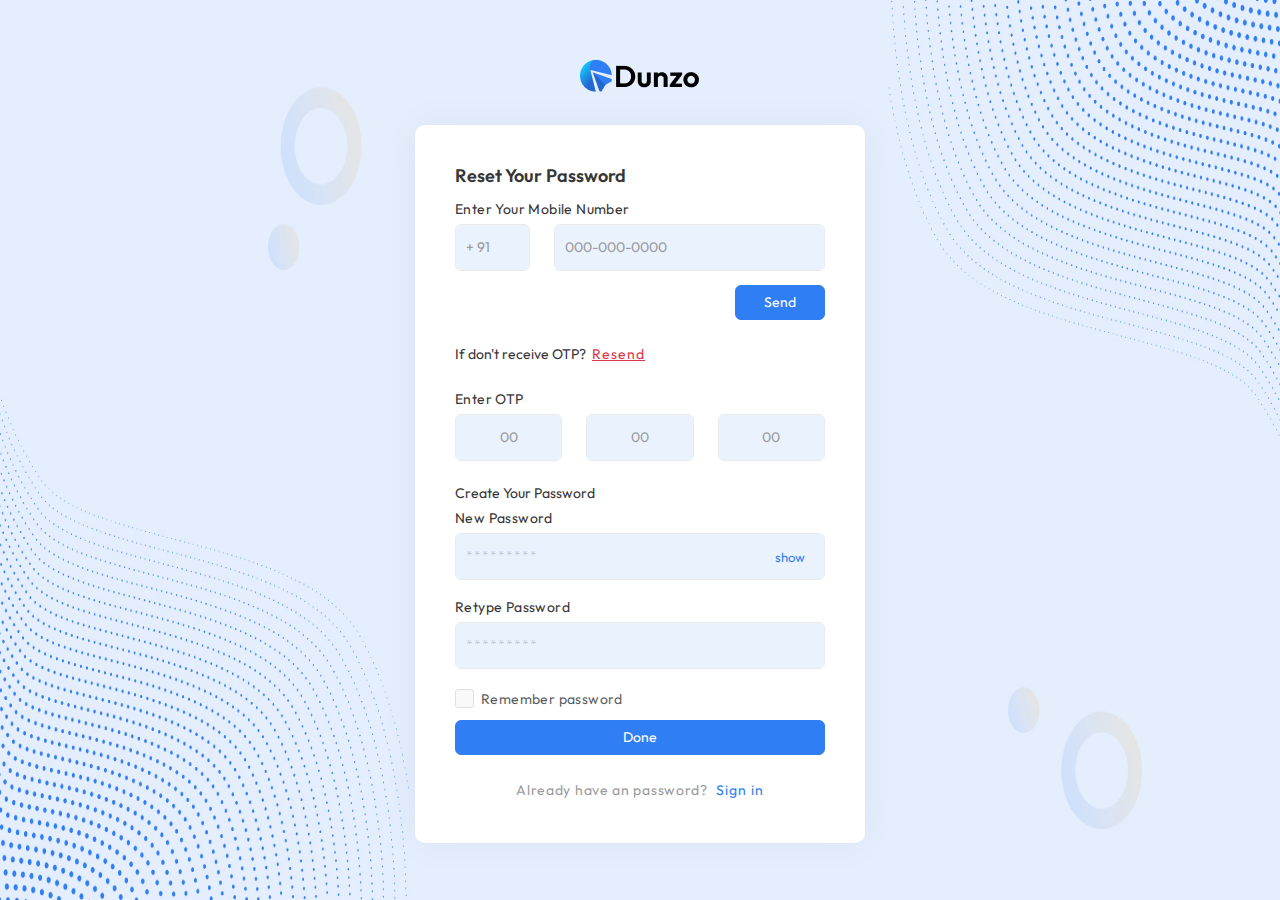
<file: public/dunzo/template/forget-password.html>
<!DOCTYPE html>
<html lang="en">
  
<!-- Mirrored from admin.pixelstrap.net/dunzo/template/forget-password.html by HTTrack Website Copier/3.x [XR&CO'2014], Sun, 18 Feb 2024 16:06:03 GMT -->
<head>
    <meta http-equiv="Content-Type" content="text/html; charset=UTF-8">
    <meta http-equiv="X-UA-Compatible" content="IE=edge">
    <meta name="viewport" content="width=device-width, initial-scale=1.0">
    <meta name="description" content="Dunzo admin is super flexible, powerful, clean &amp; modern responsive bootstrap 5 admin template with unlimited possibilities.">
    <meta name="keywords" content="admin template, Dunzo admin template, dashboard template, flat admin template, responsive admin template, web app">
    <meta name="author" content="pixelstrap">
    <link rel="icon" href="../assets/images/favicon.png" type="image/x-icon">
    <link rel="shortcut icon" href="../assets/images/favicon.png" type="image/x-icon">
    <title>Dunzo - Premium Admin Template</title>
    <!-- Google font-->
    <link href="https://fonts.googleapis.com/css?family=Outfit:400,400i,500,500i,700,700i&amp;display=swap" rel="stylesheet">
    <link href="https://fonts.googleapis.com/css?family=Roboto:300,300i,400,400i,500,500i,700,700i,900&amp;display=swap" rel="stylesheet">
    <link rel="stylesheet" type="text/css" href="../assets/css/font-awesome.css">
    <!-- ico-font-->
    <link rel="stylesheet" type="text/css" href="../assets/css/vendors/icofont.css">
    <!-- Themify icon-->
    <link rel="stylesheet" type="text/css" href="../assets/css/vendors/themify.css">
    <!-- Flag icon-->
    <link rel="stylesheet" type="text/css" href="../assets/css/vendors/flag-icon.css">
    <!-- Feather icon-->
    <link rel="stylesheet" type="text/css" href="../assets/css/vendors/feather-icon.css">
    <!-- Plugins css start-->
    <!-- Plugins css Ends-->
    <!-- Bootstrap css-->
    <link rel="stylesheet" type="text/css" href="../assets/css/vendors/bootstrap.css">
    <!-- App css-->
    <link rel="stylesheet" type="text/css" href="../assets/css/style.css">
    <link id="color" rel="stylesheet" href="../assets/css/color-1.css" media="screen">
    <!-- Responsive css-->
    <link rel="stylesheet" type="text/css" href="../assets/css/responsive.css">
  </head>
  <body> 
    <!-- loader starts-->
    <div class="loader-wrapper">
      <div class="theme-loader">    
        <div class="loader-p"></div>
      </div>
    </div>
    <!-- loader ends-->
    <!-- tap on top starts-->
    <div class="tap-top"><i data-feather="chevrons-up"></i></div>
    <!-- tap on tap ends-->
    <!-- page-wrapper Start-->
    <div class="page-wrapper">
      <div class="container-fluid p-0">
        <div class="row">
          <div class="col-12">     
            <div class="login-card login-dark">
              <div>
                <div><a class="logo" href="index-2.html"><img class="img-fluid for-light" src="../assets/images/logo/logo-1.png" alt="looginpage"><img class="img-fluid for-dark" src="../assets/images/logo/logo.png" alt="looginpage"></a></div>
                <div class="login-main"> 
                  <form class="theme-form">
                    <h4>Reset Your Password</h4>
                    <div class="form-group">
                      <label class="col-form-label">Enter Your Mobile Number</label>
                      <div class="row">
                        <div class="col-4 col-sm-3">
                          <input class="form-control mb-1" type="text" value="+ 91">
                        </div>
                        <div class="col-8 col-sm-9">
                          <input class="form-control mb-1" type="tel" value="000-000-0000">
                        </div>
                        <div class="col-12">
                          <div class="text-end">
                            <button class="btn btn-primary btn-block m-t-10" type="submit">Send</button>
                          </div>
                        </div>
                      </div>
                    </div>
                    <div class="mt-4 mb-4"><span class="reset-password-link">If don't receive OTP?  <a class="btn-link text-danger" href="#">Resend</a></span></div>
                    <div class="form-group">
                      <label class="col-form-label pt-0">Enter OTP</label>
                      <div class="row">
                        <div class="col">
                          <input class="form-control text-center opt-text" type="text" value="00" maxlength="2">
                        </div>
                        <div class="col">
                          <input class="form-control text-center opt-text" type="text" value="00" maxlength="2">
                        </div>
                        <div class="col">
                          <input class="form-control text-center opt-text" type="text" value="00" maxlength="2">
                        </div>
                      </div>
                    </div>
                    <h6 class="mt-4">Create Your Password</h6>
                    <div class="form-group">
                      <label class="col-form-label">New Password</label>
                      <div class="form-input position-relative">
                        <input class="form-control" type="password" name="login[password]" required="" placeholder="*********">
                        <div class="show-hide"><span class="show"></span></div>
                      </div>
                    </div>
                    <div class="form-group">
                      <label class="col-form-label">Retype Password</label>
                      <input class="form-control" type="password" name="login[password]" required="" placeholder="*********">
                    </div>
                    <div class="form-group mb-0">
                      <div class="checkbox p-0">
                        <input id="checkbox1" type="checkbox">
                        <label class="text-muted" for="checkbox1">Remember password</label>
                      </div>
                      <button class="btn btn-primary btn-block w-100" type="submit">Done                          </button>
                    </div>
                    <p class="mt-4 mb-0 text-center">Already have an password?<a class="ms-2" href="login.html">Sign in</a></p>
                  </form>
                </div>
              </div>
            </div>
          </div>
        </div>
      </div>
    </div>
    <!-- latest jquery-->
    <script src="../assets/js/jquery.min.js"></script>
    <!-- Bootstrap js-->
    <script src="../assets/js/bootstrap/bootstrap.bundle.min.js"></script>
    <!-- feather icon js-->
    <script src="../assets/js/icons/feather-icon/feather.min.js"></script>
    <script src="../assets/js/icons/feather-icon/feather-icon.js"></script>
    <!-- scrollbar js-->
    <!-- Sidebar jquery-->
    <script src="../assets/js/config.js"></script>
    <!-- Plugins JS start-->
    <!-- Plugins JS Ends-->
    <!-- Theme js-->
    <script src="../assets/js/script.js"></script>
    <!-- Plugin used-->
  </body>

<!-- Mirrored from admin.pixelstrap.net/dunzo/template/forget-password.html by HTTrack Website Copier/3.x [XR&CO'2014], Sun, 18 Feb 2024 16:06:03 GMT -->
</html>
</file>
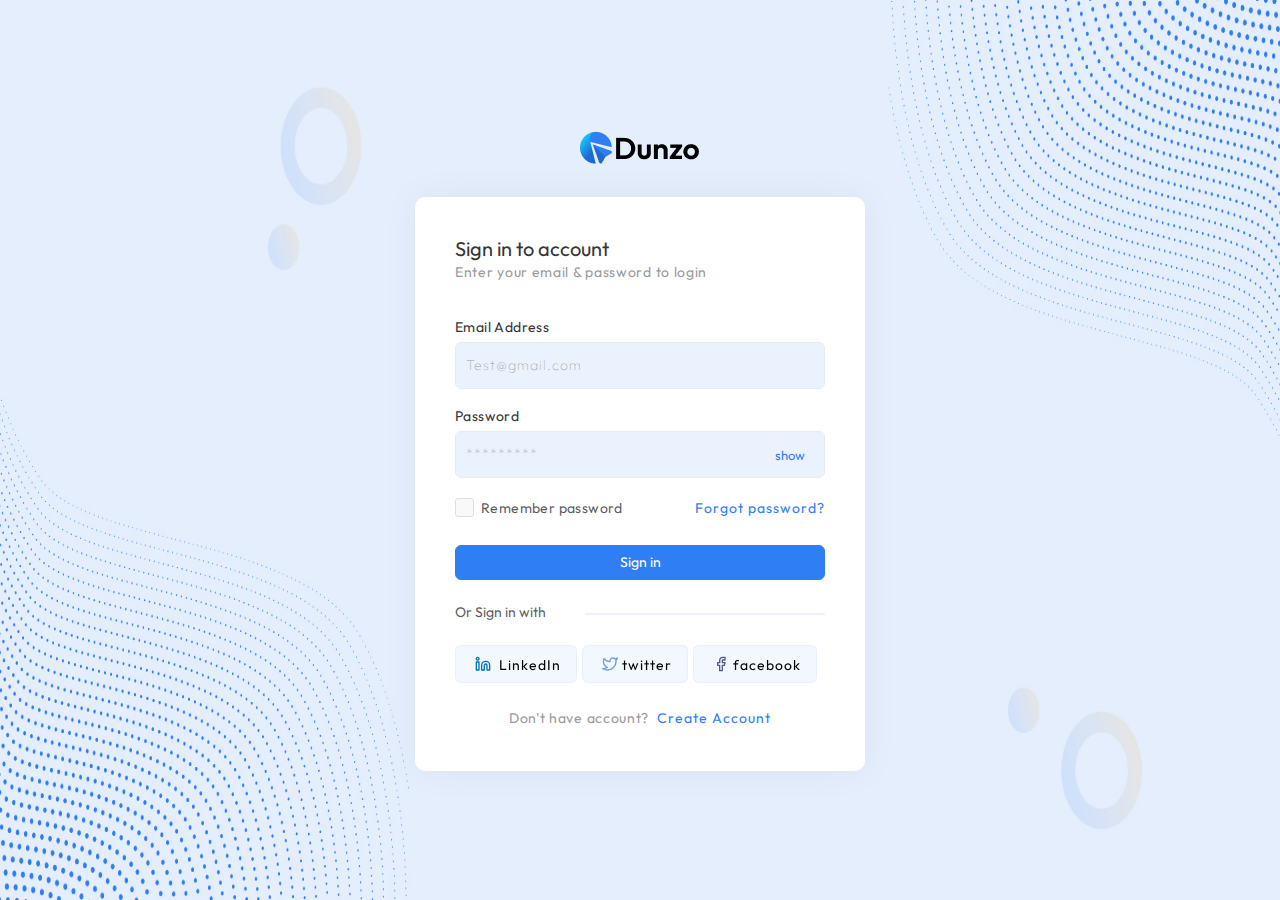
<file: public/dunzo/template/login.html>
<!DOCTYPE html>
<html lang="en">
  
<!-- Mirrored from admin.pixelstrap.net/dunzo/template/login.html by HTTrack Website Copier/3.x [XR&CO'2014], Sun, 18 Feb 2024 16:04:18 GMT -->
<head>
    <meta http-equiv="Content-Type" content="text/html; charset=UTF-8">
    <meta http-equiv="X-UA-Compatible" content="IE=edge">
    <meta name="viewport" content="width=device-width, initial-scale=1.0">
    <meta name="description" content="Dunzo admin is super flexible, powerful, clean &amp; modern responsive bootstrap 5 admin template with unlimited possibilities.">
    <meta name="keywords" content="admin template, Dunzo admin template, dashboard template, flat admin template, responsive admin template, web app">
    <meta name="author" content="pixelstrap">
    <link rel="icon" href="../assets/images/favicon.png" type="image/x-icon">
    <link rel="shortcut icon" href="../assets/images/favicon.png" type="image/x-icon">
    <title>Dunzo - Premium Admin Template</title>
    <!-- Google font-->
    <link href="https://fonts.googleapis.com/css?family=Outfit:400,400i,500,500i,700,700i&amp;display=swap" rel="stylesheet">
    <link href="https://fonts.googleapis.com/css?family=Roboto:300,300i,400,400i,500,500i,700,700i,900&amp;display=swap" rel="stylesheet">
    <link rel="stylesheet" type="text/css" href="../assets/css/font-awesome.css">
    <!-- ico-font-->
    <link rel="stylesheet" type="text/css" href="../assets/css/vendors/icofont.css">
    <!-- Themify icon-->
    <link rel="stylesheet" type="text/css" href="../assets/css/vendors/themify.css">
    <!-- Flag icon-->
    <link rel="stylesheet" type="text/css" href="../assets/css/vendors/flag-icon.css">
    <!-- Feather icon-->
    <link rel="stylesheet" type="text/css" href="../assets/css/vendors/feather-icon.css">
    <!-- Plugins css start-->
    <!-- Plugins css Ends-->
    <!-- Bootstrap css-->
    <link rel="stylesheet" type="text/css" href="../assets/css/vendors/bootstrap.css">
    <!-- App css-->
    <link rel="stylesheet" type="text/css" href="../assets/css/style.css">
    <link id="color" rel="stylesheet" href="../assets/css/color-1.css" media="screen">
    <!-- Responsive css-->
    <link rel="stylesheet" type="text/css" href="../assets/css/responsive.css">
  </head>
  <body>
    <!-- login page start-->
    <div class="container-fluid p-0">
      <div class="row m-0">
        <div class="col-12 p-0">    
          <div class="login-card login-dark">
            <div>
              <div><a class="logo" href="index-2.html"><img class="img-fluid for-light" src="../assets/images/logo/logo-1.png" alt="looginpage"><img class="img-fluid for-dark" src="../assets/images/logo/logo.png" alt="looginpage"></a></div>
              <div class="login-main"> 
                <form class="theme-form">
                  <h3>Sign in to account</h3>
                  <p>Enter your email & password to login</p>
                  <div class="form-group">
                    <label class="col-form-label">Email Address</label>
                    <input class="form-control" type="email" required="" placeholder="Test@gmail.com">
                  </div>
                  <div class="form-group">
                    <label class="col-form-label">Password</label>
                    <div class="form-input position-relative">
                      <input class="form-control" type="password" name="login[password]" required="" placeholder="*********">
                      <div class="show-hide"><span class="show">                         </span></div>
                    </div>
                  </div>
                  <div class="form-group mb-0">
                    <div class="checkbox p-0">
                      <input id="checkbox1" type="checkbox">
                      <label class="text-muted" for="checkbox1">Remember password</label>
                    </div><a class="link" href="forget-password.html">Forgot password?</a>
                    <div class="text-end mt-3">
                      <button class="btn btn-primary btn-block w-100" type="submit">Sign in</button>
                    </div>
                  </div>
                  <h6 class="text-muted mt-4 or">Or Sign in with</h6>
                  <div class="social mt-4">
                    <div class="btn-showcase"><a class="btn btn-light" href="https://www.linkedin.com/login" target="_blank"><i class="txt-linkedin" data-feather="linkedin"></i> LinkedIn </a><a class="btn btn-light" href="https://twitter.com/login?lang=en" target="_blank"><i class="txt-twitter" data-feather="twitter"></i>twitter</a><a class="btn btn-light" href="https://www.facebook.com/" target="_blank"><i class="txt-fb" data-feather="facebook"></i>facebook</a></div>
                  </div>
                  <p class="mt-4 mb-0 text-center">Don't have account?<a class="ms-2" href="sign-up.html">Create Account</a></p>
                </form>
              </div>
            </div>
          </div>
        </div>
      </div>
      <!-- latest jquery-->
      <script src="../assets/js/jquery.min.js"></script>
      <!-- Bootstrap js-->
      <script src="../assets/js/bootstrap/bootstrap.bundle.min.js"></script>
      <!-- feather icon js-->
      <script src="../assets/js/icons/feather-icon/feather.min.js"></script>
      <script src="../assets/js/icons/feather-icon/feather-icon.js"></script>
      <!-- scrollbar js-->
      <!-- Sidebar jquery-->
      <script src="../assets/js/config.js"></script>
      <!-- Plugins JS start-->
      <!-- Plugins JS Ends-->
      <!-- Theme js-->
      <script src="../assets/js/script.js"></script>
      <!-- Plugin used-->
    </div>
  </body>

<!-- Mirrored from admin.pixelstrap.net/dunzo/template/login.html by HTTrack Website Copier/3.x [XR&CO'2014], Sun, 18 Feb 2024 16:04:18 GMT -->
</html>
</file>
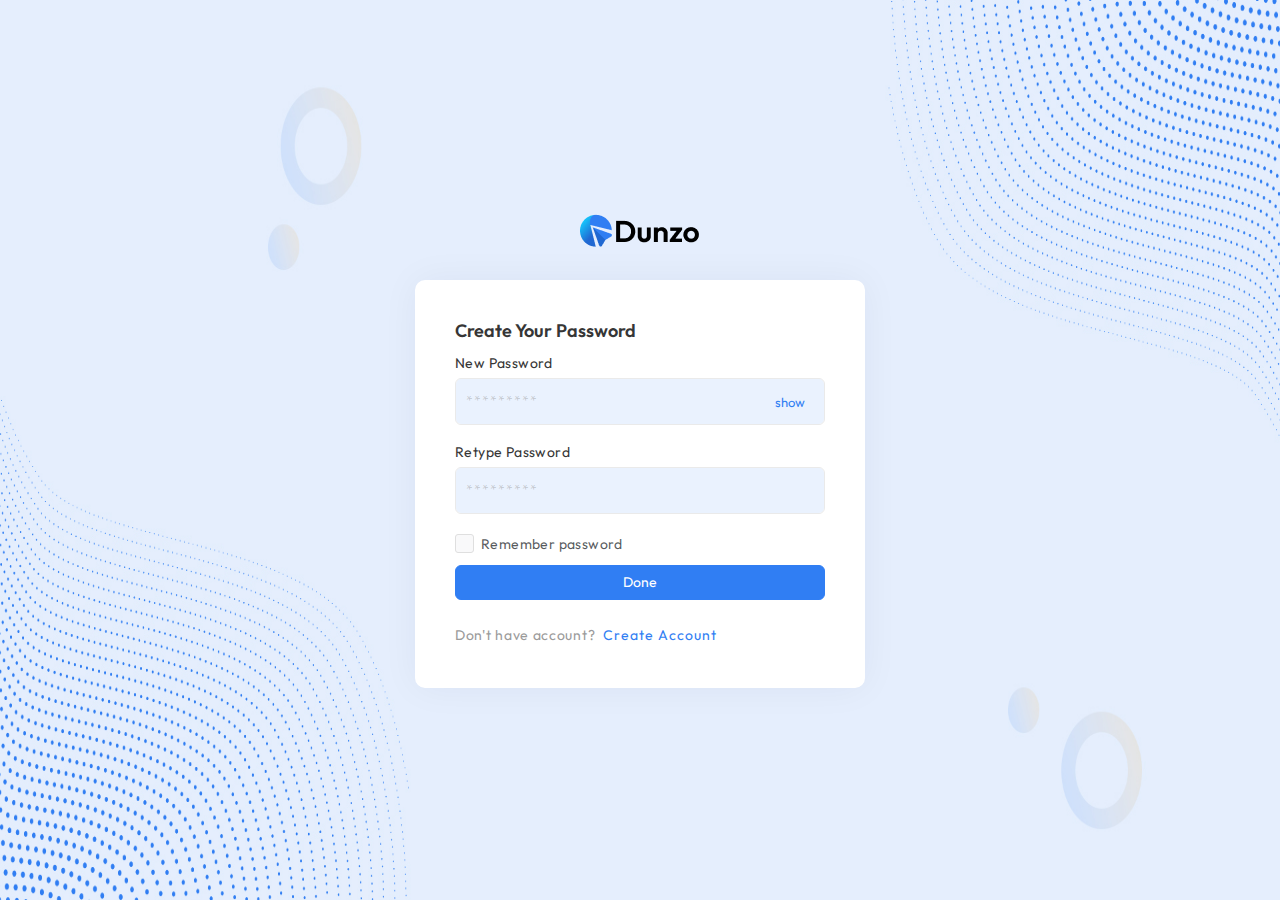
<file: public/dunzo/template/reset-password.html>
<!DOCTYPE html>
<html lang="en">
  
<!-- Mirrored from admin.pixelstrap.net/dunzo/template/reset-password.html by HTTrack Website Copier/3.x [XR&CO'2014], Sun, 18 Feb 2024 16:06:03 GMT -->
<head>
    <meta http-equiv="Content-Type" content="text/html; charset=UTF-8">
    <meta http-equiv="X-UA-Compatible" content="IE=edge">
    <meta name="viewport" content="width=device-width, initial-scale=1.0">
    <meta name="description" content="Dunzo admin is super flexible, powerful, clean &amp; modern responsive bootstrap 5 admin template with unlimited possibilities.">
    <meta name="keywords" content="admin template, Dunzo admin template, dashboard template, flat admin template, responsive admin template, web app">
    <meta name="author" content="pixelstrap">
    <link rel="icon" href="../assets/images/favicon.png" type="image/x-icon">
    <link rel="shortcut icon" href="../assets/images/favicon.png" type="image/x-icon">
    <title>Dunzo - Premium Admin Template</title>
    <!-- Google font-->
    <link href="https://fonts.googleapis.com/css?family=Outfit:400,400i,500,500i,700,700i&amp;display=swap" rel="stylesheet">
    <link href="https://fonts.googleapis.com/css?family=Roboto:300,300i,400,400i,500,500i,700,700i,900&amp;display=swap" rel="stylesheet">
    <link rel="stylesheet" type="text/css" href="../assets/css/font-awesome.css">
    <!-- ico-font-->
    <link rel="stylesheet" type="text/css" href="../assets/css/vendors/icofont.css">
    <!-- Themify icon-->
    <link rel="stylesheet" type="text/css" href="../assets/css/vendors/themify.css">
    <!-- Flag icon-->
    <link rel="stylesheet" type="text/css" href="../assets/css/vendors/flag-icon.css">
    <!-- Feather icon-->
    <link rel="stylesheet" type="text/css" href="../assets/css/vendors/feather-icon.css">
    <!-- Plugins css start-->
    <!-- Plugins css Ends-->
    <!-- Bootstrap css-->
    <link rel="stylesheet" type="text/css" href="../assets/css/vendors/bootstrap.css">
    <!-- App css-->
    <link rel="stylesheet" type="text/css" href="../assets/css/style.css">
    <link id="color" rel="stylesheet" href="../assets/css/color-1.css" media="screen">
    <!-- Responsive css-->
    <link rel="stylesheet" type="text/css" href="../assets/css/responsive.css">
  </head>
  <body> 
    <!-- loader starts-->
    <div class="loader-wrapper">
      <div class="theme-loader">    
        <div class="loader-p"></div>
      </div>
    </div>
    <!-- loader ends-->
    <!-- tap on top starts-->
    <div class="tap-top"><i data-feather="chevrons-up"></i></div>
    <!-- tap on tap ends-->
    <!-- page-wrapper Start-->
    <div class="page-wrapper">
      <div class="container-fluid p-0">
        <div class="row">
          <div class="col-12">     
            <div class="login-card login-dark">
              <div>
                <div><a class="logo" href="index-2.html"><img class="img-fluid for-light" src="../assets/images/logo/logo-1.png" alt="looginpage"><img class="img-fluid for-dark" src="../assets/images/logo/logo.png" alt="looginpage"></a></div>
                <div class="login-main"> 
                  <form class="theme-form">
                    <h4>Create Your Password</h4>
                    <div class="form-group">
                      <label class="col-form-label">New Password</label>
                      <div class="form-input position-relative">
                        <input class="form-control" type="password" name="login[password]" required="" placeholder="*********">
                        <div class="show-hide"><span class="show"></span></div>
                      </div>
                    </div>
                    <div class="form-group">
                      <label class="col-form-label">Retype Password</label>
                      <input class="form-control" type="password" name="login[password]" required="" placeholder="*********">
                    </div>
                    <div class="form-group mb-0">
                      <div class="checkbox p-0">
                        <input id="checkbox1" type="checkbox">
                        <label class="text-muted" for="checkbox1">Remember password</label>
                      </div>
                      <button class="btn btn-primary btn-block w-100" type="submit">Done                          </button>
                    </div>
                    <p class="mt-4 mb-0">Don't have account?<a class="ms-2" href="sign-up.html">Create Account</a></p>
                  </form>
                </div>
              </div>
            </div>
          </div>
        </div>
      </div>
    </div>
    <!-- page-wrapper Ends-->
    <!-- latest jquery-->
    <script src="../assets/js/jquery.min.js"></script>
    <!-- Bootstrap js-->
    <script src="../assets/js/bootstrap/bootstrap.bundle.min.js"></script>
    <!-- feather icon js-->
    <script src="../assets/js/icons/feather-icon/feather.min.js"></script>
    <script src="../assets/js/icons/feather-icon/feather-icon.js"></script>
    <!-- scrollbar js-->
    <!-- Sidebar jquery-->
    <script src="../assets/js/config.js"></script>
    <!-- Plugins JS start-->
    <!-- Plugins JS Ends-->
    <!-- Theme js-->
    <script src="../assets/js/script.js"></script>
    <!-- Plugin used-->
  </body>

<!-- Mirrored from admin.pixelstrap.net/dunzo/template/reset-password.html by HTTrack Website Copier/3.x [XR&CO'2014], Sun, 18 Feb 2024 16:06:03 GMT -->
</html>
</file>
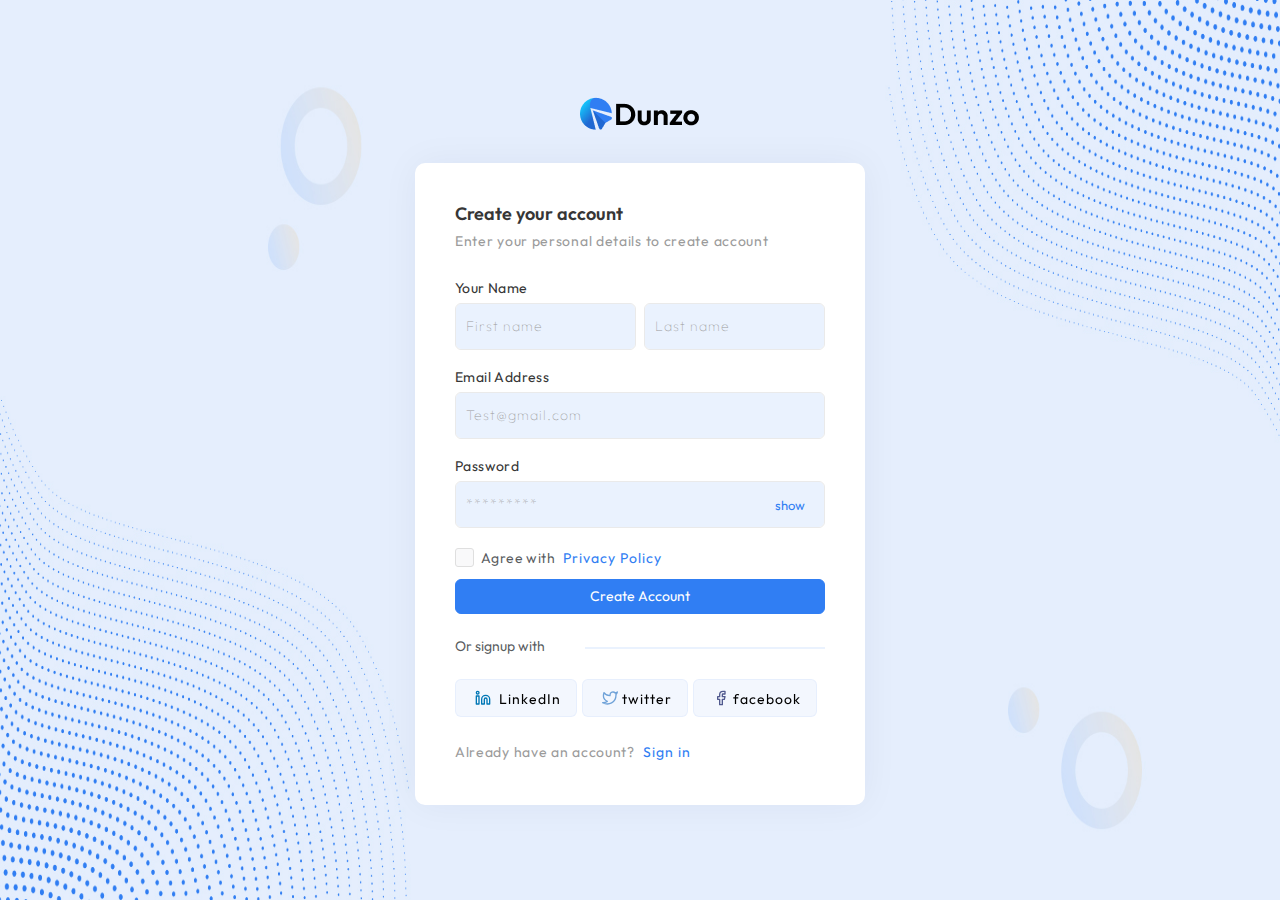
<file: public/dunzo/template/sign-up.html>
<!DOCTYPE html>
<html lang="en">
  
<!-- Mirrored from admin.pixelstrap.net/dunzo/template/sign-up.html by HTTrack Website Copier/3.x [XR&CO'2014], Sun, 18 Feb 2024 16:06:02 GMT -->
<head>
    <meta http-equiv="Content-Type" content="text/html; charset=UTF-8">
    <meta http-equiv="X-UA-Compatible" content="IE=edge">
    <meta name="viewport" content="width=device-width, initial-scale=1.0">
    <meta name="description" content="Dunzo admin is super flexible, powerful, clean &amp; modern responsive bootstrap 5 admin template with unlimited possibilities.">
    <meta name="keywords" content="admin template, Dunzo admin template, dashboard template, flat admin template, responsive admin template, web app">
    <meta name="author" content="pixelstrap">
    <link rel="icon" href="../assets/images/favicon.png" type="image/x-icon">
    <link rel="shortcut icon" href="../assets/images/favicon.png" type="image/x-icon">
    <title>Dunzo - Premium Admin Template</title>
    <!-- Google font-->
    <link href="https://fonts.googleapis.com/css?family=Outfit:400,400i,500,500i,700,700i&amp;display=swap" rel="stylesheet">
    <link href="https://fonts.googleapis.com/css?family=Roboto:300,300i,400,400i,500,500i,700,700i,900&amp;display=swap" rel="stylesheet">
    <link rel="stylesheet" type="text/css" href="../assets/css/font-awesome.css">
    <!-- ico-font-->
    <link rel="stylesheet" type="text/css" href="../assets/css/vendors/icofont.css">
    <!-- Themify icon-->
    <link rel="stylesheet" type="text/css" href="../assets/css/vendors/themify.css">
    <!-- Flag icon-->
    <link rel="stylesheet" type="text/css" href="../assets/css/vendors/flag-icon.css">
    <!-- Feather icon-->
    <link rel="stylesheet" type="text/css" href="../assets/css/vendors/feather-icon.css">
    <!-- Plugins css start-->
    <!-- Plugins css Ends-->
    <!-- Bootstrap css-->
    <link rel="stylesheet" type="text/css" href="../assets/css/vendors/bootstrap.css">
    <!-- App css-->
    <link rel="stylesheet" type="text/css" href="../assets/css/style.css">
    <link id="color" rel="stylesheet" href="../assets/css/color-1.css" media="screen">
    <!-- Responsive css-->
    <link rel="stylesheet" type="text/css" href="../assets/css/responsive.css">
  </head>
  <body>
    <!-- login page start-->
    <div class="container-fluid p-0"> 
      <div class="row m-0">
        <div class="col-12 p-0">    
          <div class="login-card login-dark">
            <div>
              <div><a class="logo" href="index-2.html"><img class="img-fluid for-light" src="../assets/images/logo/logo-1.png" alt="looginpage"><img class="img-fluid for-dark" src="../assets/images/logo/logo.png" alt="looginpage"></a></div>
              <div class="login-main"> 
                <form class="theme-form">
                  <h4>Create your account</h4>
                  <p>Enter your personal details to create account</p>
                  <div class="form-group">
                    <label class="col-form-label pt-0">Your Name</label>
                    <div class="row g-2">
                      <div class="col-6">
                        <input class="form-control" type="text" required="" placeholder="First name">
                      </div>
                      <div class="col-6">
                        <input class="form-control" type="text" required="" placeholder="Last name">
                      </div>
                    </div>
                  </div>
                  <div class="form-group">
                    <label class="col-form-label">Email Address</label>
                    <input class="form-control" type="email" required="" placeholder="Test@gmail.com">
                  </div>
                  <div class="form-group">
                    <label class="col-form-label">Password</label>
                    <div class="form-input position-relative">
                      <input class="form-control" type="password" name="login[password]" required="" placeholder="*********">
                      <div class="show-hide"><span class="show"></span></div>
                    </div>
                  </div>
                  <div class="form-group mb-0">
                    <div class="checkbox p-0">
                      <input id="checkbox1" type="checkbox">
                      <label class="text-muted" for="checkbox1">Agree with<a class="ms-2" href="#">Privacy Policy</a></label>
                    </div>
                    <button class="btn btn-primary btn-block w-100" type="submit">Create Account</button>
                  </div>
                  <h6 class="text-muted mt-4 or">Or signup with</h6>
                  <div class="social mt-4">
                    <div class="btn-showcase"><a class="btn btn-light" href="https://www.linkedin.com/login" target="_blank"><i class="txt-linkedin" data-feather="linkedin"></i> LinkedIn </a><a class="btn btn-light" href="https://twitter.com/login?lang=en" target="_blank"><i class="txt-twitter" data-feather="twitter"></i>twitter</a><a class="btn btn-light" href="https://www.facebook.com/" target="_blank"><i class="txt-fb" data-feather="facebook"></i>facebook</a></div>
                  </div>
                  <p class="mt-4 mb-0">Already have an account?<a class="ms-2" href="login.html">Sign in</a></p>
                </form>
              </div>
            </div>
          </div>
        </div>
      </div>
      <!-- latest jquery-->
      <script src="../assets/js/jquery.min.js"></script>
      <!-- Bootstrap js-->
      <script src="../assets/js/bootstrap/bootstrap.bundle.min.js"></script>
      <!-- feather icon js-->
      <script src="../assets/js/icons/feather-icon/feather.min.js"></script>
      <script src="../assets/js/icons/feather-icon/feather-icon.js"></script>
      <!-- scrollbar js-->
      <!-- Sidebar jquery-->
      <script src="../assets/js/config.js"></script>
      <!-- Plugins JS start-->
      <!-- Plugins JS Ends-->
      <!-- Theme js-->
      <script src="../assets/js/script.js"></script>
      <!-- Plugin used-->
    </div>
  </body>

<!-- Mirrored from admin.pixelstrap.net/dunzo/template/sign-up.html by HTTrack Website Copier/3.x [XR&CO'2014], Sun, 18 Feb 2024 16:06:02 GMT -->
</html>
</file>
<file: public/dunzo/assets/css/vendors/icofont.css>
@font-face{font-family:'icofont';src:url("../../fonts/ico/icofont7858.eot?v=1.0.0-beta");src:url("../../fonts/ico/icofont7858.eot?v=1.0.0-beta#iefix") format("embedded-opentype"),url("../../fonts/ico/icofont7858.ttf?v=1.0.0-beta") format("truetype"),url("../../fonts/ico/icofont7858.woff?v=1.0.0-beta") format("woff"),url("../../fonts/ico/icofont7858.svg?v=1.0.0-beta#icofont") format("svg");font-weight:normal;font-style:normal}.icofont{font-family:'IcoFont' !important;speak:none;font-style:normal;font-weight:normal;font-variant:normal;text-transform:none;line-height:1;-webkit-font-smoothing:antialiased;-moz-osx-font-smoothing:grayscale}.icofont-angry-monster:before{content:"\e901"}.icofont-bathtub:before{content:"\e902"}.icofont-bird-wings:before{content:"\e903"}.icofont-bow:before{content:"\e904"}.icofont-brain-alt:before{content:"\e905"}.icofont-butterfly-alt:before{content:"\e906"}.icofont-castle:before{content:"\e907"}.icofont-circuit:before{content:"\e908"}.icofont-dart:before{content:"\e909"}.icofont-dice-alt:before{content:"\e90a"}.icofont-disability-race:before{content:"\e90b"}.icofont-diving-goggle:before{content:"\e90c"}.icofont-fire-alt:before{content:"\e90d"}.icofont-flame-torch:before{content:"\e90e"}.icofont-flora-flower:before{content:"\e90f"}.icofont-flora:before{content:"\e910"}.icofont-gift-box:before{content:"\e911"}.icofont-halloween-pumpkin:before{content:"\e912"}.icofont-hand-power:before{content:"\e913"}.icofont-hand-thunder:before{content:"\e914"}.icofont-king-crown:before{content:"\e915"}.icofont-king-monster:before{content:"\e916"}.icofont-love:before{content:"\e917"}.icofont-magician-hat:before{content:"\e918"}.icofont-native-american:before{content:"\e919"}.icofont-open-eye:before{content:"\e91a"}.icofont-owl-look:before{content:"\e91b"}.icofont-phoenix:before{content:"\e91c"}.icofont-queen-crown:before{content:"\e91d"}.icofont-robot-face:before{content:"\e91e"}.icofont-sand-clock:before{content:"\e91f"}.icofont-shield-alt:before{content:"\e920"}.icofont-ship-wheel:before{content:"\e921"}.icofont-skull-danger:before{content:"\e922"}.icofont-skull-face:before{content:"\e923"}.icofont-snail:before{content:"\e924"}.icofont-snow-alt:before{content:"\e925"}.icofont-snow-flake:before{content:"\e926"}.icofont-snowmobile:before{content:"\e927"}.icofont-space-shuttle:before{content:"\e928"}.icofont-star-shape:before{content:"\e929"}.icofont-swirl:before{content:"\e92a"}.icofont-tattoo-wing:before{content:"\e92b"}.icofont-throne:before{content:"\e92c"}.icofont-touch:before{content:"\e92d"}.icofont-tree-alt:before{content:"\e92e"}.icofont-triangle:before{content:"\e92f"}.icofont-unity-hand:before{content:"\e930"}.icofont-weed:before{content:"\e931"}.icofont-woman-bird:before{content:"\e932"}.icofont-animal-bat:before{content:"\e933"}.icofont-animal-bear-tracks:before{content:"\e934"}.icofont-animal-bear:before{content:"\e935"}.icofont-animal-bird-alt:before{content:"\e936"}.icofont-animal-bird:before{content:"\e937"}.icofont-animal-bone:before{content:"\e938"}.icofont-animal-bull:before{content:"\e939"}.icofont-animal-camel-alt:before{content:"\e93a"}.icofont-animal-camel-head:before{content:"\e93b"}.icofont-animal-camel:before{content:"\e93c"}.icofont-animal-cat-alt-1:before{content:"\e93d"}.icofont-animal-cat-alt-2:before{content:"\e93e"}.icofont-animal-cat-alt-3:before{content:"\e93f"}.icofont-animal-cat-alt-4:before{content:"\e940"}.icofont-animal-cat-with-dog:before{content:"\e941"}.icofont-animal-cat:before{content:"\e942"}.icofont-animal-cow-head:before{content:"\e943"}.icofont-animal-cow:before{content:"\e944"}.icofont-animal-crab:before{content:"\e945"}.icofont-animal-crocodile:before{content:"\e946"}.icofont-animal-deer-head:before{content:"\e947"}.icofont-animal-dog-alt:before{content:"\e948"}.icofont-animal-dog-barking:before{content:"\e949"}.icofont-animal-dog:before{content:"\e94a"}.icofont-animal-dolphin:before{content:"\e94b"}.icofont-animal-duck-tracks:before{content:"\e94c"}.icofont-animal-eagle-head:before{content:"\e94d"}.icofont-animal-eaten-fish:before{content:"\e94e"}.icofont-animal-elephant-alt:before{content:"\e94f"}.icofont-animal-elephant-head-alt:before{content:"\e950"}.icofont-animal-elephant-head:before{content:"\e951"}.icofont-animal-elephant:before{content:"\e952"}.icofont-animal-elk:before{content:"\e953"}.icofont-animal-fish-alt-1:before{content:"\e954"}.icofont-animal-fish-alt-2:before{content:"\e955"}.icofont-animal-fish-alt-3:before{content:"\e956"}.icofont-animal-fish-alt-4:before{content:"\e957"}.icofont-animal-fish:before{content:"\e958"}.icofont-animal-fox-alt:before{content:"\e959"}.icofont-animal-fox:before{content:"\e95a"}.icofont-animal-frog-tracks:before{content:"\e95b"}.icofont-animal-frog:before{content:"\e95c"}.icofont-animal-froggy:before{content:"\e95d"}.icofont-animal-giraffe-alt:before{content:"\e95e"}.icofont-animal-giraffe:before{content:"\e95f"}.icofont-animal-goat-head-alt-1:before{content:"\e960"}.icofont-animal-goat-head-alt-2:before{content:"\e961"}.icofont-animal-goat-head:before{content:"\e962"}.icofont-animal-gorilla:before{content:"\e963"}.icofont-animal-hen-tracks:before{content:"\e964"}.icofont-animal-horse-head-alt-1:before{content:"\e965"}.icofont-animal-horse-head-alt-2:before{content:"\e966"}.icofont-animal-horse-head:before{content:"\e967"}.icofont-animal-horse-tracks:before{content:"\e968"}.icofont-animal-jellyfish:before{content:"\e969"}.icofont-animal-kangaroo:before{content:"\e96a"}.icofont-animal-lemur:before{content:"\e96b"}.icofont-animal-lion-alt:before{content:"\e96c"}.icofont-animal-lion-head-alt:before{content:"\e96d"}.icofont-animal-lion-head:before{content:"\e96e"}.icofont-animal-lion:before{content:"\e96f"}.icofont-animal-monkey-alt-1:before{content:"\e970"}.icofont-animal-monkey-alt-2:before{content:"\e971"}.icofont-animal-monkey-alt-3:before{content:"\e972"}.icofont-animal-monkey:before{content:"\e973"}.icofont-animal-octopus-alt:before{content:"\e974"}.icofont-animal-octopus:before{content:"\e975"}.icofont-animal-owl:before{content:"\e976"}.icofont-animal-panda-alt:before{content:"\e977"}.icofont-animal-panda:before{content:"\e978"}.icofont-animal-panther:before{content:"\e979"}.icofont-animal-parrot-lip:before{content:"\e97a"}.icofont-animal-parrot:before{content:"\e97b"}.icofont-animal-paw:before{content:"\e97c"}.icofont-animal-pelican:before{content:"\e97d"}.icofont-animal-penguin:before{content:"\e97e"}.icofont-animal-pig-alt:before{content:"\e97f"}.icofont-animal-pig:before{content:"\e980"}.icofont-animal-pigeon-alt:before{content:"\e981"}.icofont-animal-pigeon:before{content:"\e982"}.icofont-animal-pigeons:before{content:"\e983"}.icofont-animal-rabbit-running:before{content:"\e984"}.icofont-animal-rat-alt:before{content:"\e985"}.icofont-animal-rhino-head:before{content:"\e986"}.icofont-animal-rhino:before{content:"\e987"}.icofont-animal-rooster:before{content:"\e988"}.icofont-animal-seahorse:before{content:"\e989"}.icofont-animal-seal:before{content:"\e98a"}.icofont-animal-shrimp:before{content:"\e98b"}.icofont-animal-snail-alt-1:before{content:"\e98c"}.icofont-animal-snail-alt-2:before{content:"\e98d"}.icofont-animal-snail:before{content:"\e98e"}.icofont-animal-snake:before{content:"\e98f"}.icofont-animal-squid:before{content:"\e990"}.icofont-animal-squirrel:before{content:"\e991"}.icofont-animal-tiger-alt:before{content:"\e992"}.icofont-animal-tiger:before{content:"\e993"}.icofont-animal-turtle:before{content:"\e994"}.icofont-animal-whale:before{content:"\e995"}.icofont-animal-woodpecker:before{content:"\e996"}.icofont-animal-zebra:before{content:"\e997"}.icofont-brand-acer:before{content:"\e998"}.icofont-brand-adidas:before{content:"\e999"}.icofont-brand-adobe:before{content:"\e99a"}.icofont-brand-air-new-zealand:before{content:"\e99b"}.icofont-brand-airbnb:before{content:"\e99c"}.icofont-brand-aircell:before{content:"\e99d"}.icofont-brand-airtel:before{content:"\e99e"}.icofont-brand-alcatel:before{content:"\e99f"}.icofont-brand-alibaba:before{content:"\e9a0"}.icofont-brand-aliexpress:before{content:"\e9a1"}.icofont-brand-alipay:before{content:"\e9a2"}.icofont-brand-amazon:before{content:"\e9a3"}.icofont-brand-amd:before{content:"\e9a4"}.icofont-brand-american-airlines:before{content:"\e9a5"}.icofont-brand-android-robot:before{content:"\e9a6"}.icofont-brand-android:before{content:"\e9a7"}.icofont-brand-aol:before{content:"\e9a8"}.icofont-brand-apple:before{content:"\e9a9"}.icofont-brand-appstore:before{content:"\e9aa"}.icofont-brand-asus:before{content:"\e9ab"}.icofont-brand-ati:before{content:"\e9ac"}.icofont-brand-att:before{content:"\e9ad"}.icofont-brand-audi:before{content:"\e9ae"}.icofont-brand-axiata:before{content:"\e9af"}.icofont-brand-bada:before{content:"\e9b0"}.icofont-brand-bbc:before{content:"\e9b1"}.icofont-brand-bing:before{content:"\e9b2"}.icofont-brand-blackberry:before{content:"\e9b3"}.icofont-brand-bmw:before{content:"\e9b4"}.icofont-brand-box:before{content:"\e9b5"}.icofont-brand-burger-king:before{content:"\e9b6"}.icofont-brand-business-insider:before{content:"\e9b7"}.icofont-brand-buzzfeed:before{content:"\e9b8"}.icofont-brand-cannon:before{content:"\e9b9"}.icofont-brand-casio:before{content:"\e9ba"}.icofont-brand-china-mobile:before{content:"\e9bb"}.icofont-brand-china-telecom:before{content:"\e9bc"}.icofont-brand-china-unicom:before{content:"\e9bd"}.icofont-brand-cisco:before{content:"\e9be"}.icofont-brand-citibank:before{content:"\e9bf"}.icofont-brand-cnet:before{content:"\e9c0"}.icofont-brand-cnn:before{content:"\e9c1"}.icofont-brand-cocal-cola:before{content:"\e9c2"}.icofont-brand-compaq:before{content:"\e9c3"}.icofont-brand-copy:before{content:"\e9c4"}.icofont-brand-debian:before{content:"\e9c5"}.icofont-brand-delicious:before{content:"\e9c6"}.icofont-brand-dell:before{content:"\e9c7"}.icofont-brand-designbump:before{content:"\e9c8"}.icofont-brand-designfloat:before{content:"\e9c9"}.icofont-brand-disney:before{content:"\e9ca"}.icofont-brand-dodge:before{content:"\e9cb"}.icofont-brand-dove:before{content:"\e9cc"}.icofont-brand-ebay:before{content:"\e9cd"}.icofont-brand-eleven:before{content:"\e9ce"}.icofont-brand-emirates:before{content:"\e9cf"}.icofont-brand-espn:before{content:"\e9d0"}.icofont-brand-etihad-airways:before{content:"\e9d1"}.icofont-brand-etisalat:before{content:"\e9d2"}.icofont-brand-etsy:before{content:"\e9d3"}.icofont-brand-facebook:before{content:"\e9d4"}.icofont-brand-fastrack:before{content:"\e9d5"}.icofont-brand-fedex:before{content:"\e9d6"}.icofont-brand-ferrari:before{content:"\e9d7"}.icofont-brand-fitbit:before{content:"\e9d8"}.icofont-brand-flikr:before{content:"\e9d9"}.icofont-brand-forbes:before{content:"\e9da"}.icofont-brand-foursquare:before{content:"\e9db"}.icofont-brand-fox:before{content:"\e9dc"}.icofont-brand-foxconn:before{content:"\e9dd"}.icofont-brand-fujitsu:before{content:"\e9de"}.icofont-brand-general-electric:before{content:"\e9df"}.icofont-brand-gillette:before{content:"\e9e0"}.icofont-brand-gizmodo:before{content:"\e9e1"}.icofont-brand-gnome:before{content:"\e9e2"}.icofont-brand-google:before{content:"\e9e3"}.icofont-brand-gopro:before{content:"\e9e4"}.icofont-brand-gucci:before{content:"\e9e5"}.icofont-brand-hallmark:before{content:"\e9e6"}.icofont-brand-hi5:before{content:"\e9e7"}.icofont-brand-honda:before{content:"\e9e8"}.icofont-brand-hp:before{content:"\e9e9"}.icofont-brand-hsbc:before{content:"\e9ea"}.icofont-brand-htc:before{content:"\e9eb"}.icofont-brand-huawei:before{content:"\e9ec"}.icofont-brand-hulu:before{content:"\e9ed"}.icofont-brand-hyundai:before{content:"\e9ee"}.icofont-brand-ibm:before{content:"\e9ef"}.icofont-brand-icofont:before{content:"\e9f0"}.icofont-brand-icq:before{content:"\e9f1"}.icofont-brand-ikea:before{content:"\e9f2"}.icofont-brand-imdb:before{content:"\e9f3"}.icofont-brand-indiegogo:before{content:"\e9f4"}.icofont-brand-intel:before{content:"\e9f5"}.icofont-brand-ipair:before{content:"\e9f6"}.icofont-brand-jaguar:before{content:"\e9f7"}.icofont-brand-java:before{content:"\e9f8"}.icofont-brand-joomshaper:before{content:"\e9f9"}.icofont-brand-kickstarter:before{content:"\e9fa"}.icofont-brand-kik:before{content:"\e9fb"}.icofont-brand-lastfm:before{content:"\e9fc"}.icofont-brand-lego:before{content:"\e9fd"}.icofont-brand-lenovo:before{content:"\e9fe"}.icofont-brand-levis:before{content:"\e9ff"}.icofont-brand-lexus:before{content:"\ea00"}.icofont-brand-lg:before{content:"\ea01"}.icofont-brand-life-hacker:before{content:"\ea02"}.icofont-brand-line-messenger:before{content:"\ea03"}.icofont-brand-linkedin:before{content:"\ea04"}.icofont-brand-linux-mint:before{content:"\ea05"}.icofont-brand-linux:before{content:"\ea06"}.icofont-brand-lionix:before{content:"\ea07"}.icofont-brand-live-messenger:before{content:"\ea08"}.icofont-brand-loreal:before{content:"\ea09"}.icofont-brand-louis-vuitton:before{content:"\ea0a"}.icofont-brand-mac-os:before{content:"\ea0b"}.icofont-brand-marvel-app:before{content:"\ea0c"}.icofont-brand-mashable:before{content:"\ea0d"}.icofont-brand-mazda:before{content:"\ea0e"}.icofont-brand-mcdonals:before{content:"\ea0f"}.icofont-brand-mercedes:before{content:"\ea10"}.icofont-brand-micromax:before{content:"\ea11"}.icofont-brand-microsoft:before{content:"\ea12"}.icofont-brand-mobileme:before{content:"\ea13"}.icofont-brand-mobily:before{content:"\ea14"}.icofont-brand-motorola:before{content:"\ea15"}.icofont-brand-msi:before{content:"\ea16"}.icofont-brand-mts:before{content:"\ea17"}.icofont-brand-myspace:before{content:"\ea18"}.icofont-brand-mytv:before{content:"\ea19"}.icofont-brand-nasa:before{content:"\ea1a"}.icofont-brand-natgeo:before{content:"\ea1b"}.icofont-brand-nbc:before{content:"\ea1c"}.icofont-brand-nescafe:before{content:"\ea1d"}.icofont-brand-nestle:before{content:"\ea1e"}.icofont-brand-netflix:before{content:"\ea1f"}.icofont-brand-nexus:before{content:"\ea20"}.icofont-brand-nike:before{content:"\ea21"}.icofont-brand-nokia:before{content:"\ea22"}.icofont-brand-nvidia:before{content:"\ea23"}.icofont-brand-omega:before{content:"\ea24"}.icofont-brand-opensuse:before{content:"\ea25"}.icofont-brand-oracle:before{content:"\ea26"}.icofont-brand-panasonic:before{content:"\ea27"}.icofont-brand-paypal:before{content:"\ea28"}.icofont-brand-pepsi:before{content:"\ea29"}.icofont-brand-philips:before{content:"\ea2a"}.icofont-brand-pizza-hut:before{content:"\ea2b"}.icofont-brand-playstation:before{content:"\ea2c"}.icofont-brand-puma:before{content:"\ea2d"}.icofont-brand-qatar-air:before{content:"\ea2e"}.icofont-brand-qvc:before{content:"\ea2f"}.icofont-brand-readernaut:before{content:"\ea30"}.icofont-brand-redbull:before{content:"\ea31"}.icofont-brand-reebok:before{content:"\ea32"}.icofont-brand-reuters:before{content:"\ea33"}.icofont-brand-samsung:before{content:"\ea34"}.icofont-brand-sap:before{content:"\ea35"}.icofont-brand-saudia-airlines:before{content:"\ea36"}.icofont-brand-scribd:before{content:"\ea37"}.icofont-brand-shell:before{content:"\ea38"}.icofont-brand-siemens:before{content:"\ea39"}.icofont-brand-sk-telecom:before{content:"\ea3a"}.icofont-brand-slideshare:before{content:"\ea3b"}.icofont-brand-smashing-magazine:before{content:"\ea3c"}.icofont-brand-snapchat:before{content:"\ea3d"}.icofont-brand-sony-ericsson:before{content:"\ea3e"}.icofont-brand-sony:before{content:"\ea3f"}.icofont-brand-soundcloud:before{content:"\ea40"}.icofont-brand-sprint:before{content:"\ea41"}.icofont-brand-squidoo:before{content:"\ea42"}.icofont-brand-starbucks:before{content:"\ea43"}.icofont-brand-stc:before{content:"\ea44"}.icofont-brand-steam:before{content:"\ea45"}.icofont-brand-suzuki:before{content:"\ea46"}.icofont-brand-symbian:before{content:"\ea47"}.icofont-brand-t-mobile:before{content:"\ea48"}.icofont-brand-tango:before{content:"\ea49"}.icofont-brand-target:before{content:"\ea4a"}.icofont-brand-tata-indicom:before{content:"\ea4b"}.icofont-brand-techcrunch:before{content:"\ea4c"}.icofont-brand-telenor:before{content:"\ea4d"}.icofont-brand-teliasonera:before{content:"\ea4e"}.icofont-brand-tesla:before{content:"\ea4f"}.icofont-brand-the-verge:before{content:"\ea50"}.icofont-brand-thenextweb:before{content:"\ea51"}.icofont-brand-toshiba:before{content:"\ea52"}.icofont-brand-toyota:before{content:"\ea53"}.icofont-brand-tribenet:before{content:"\ea54"}.icofont-brand-ubuntu:before{content:"\ea55"}.icofont-brand-unilever:before{content:"\ea56"}.icofont-brand-vaio:before{content:"\ea57"}.icofont-brand-verizon:before{content:"\ea58"}.icofont-brand-viber:before{content:"\ea59"}.icofont-brand-vodafone:before{content:"\ea5a"}.icofont-brand-volkswagen:before{content:"\ea5b"}.icofont-brand-walmart:before{content:"\ea5c"}.icofont-brand-warnerbros:before{content:"\ea5d"}.icofont-brand-whatsapp:before{content:"\ea5e"}.icofont-brand-wikipedia:before{content:"\ea5f"}.icofont-brand-windows:before{content:"\ea60"}.icofont-brand-wire:before{content:"\ea61"}.icofont-brand-yahoobuzz:before{content:"\ea62"}.icofont-brand-yamaha:before{content:"\ea63"}.icofont-brand-youtube:before{content:"\ea64"}.icofont-brand-zain:before{content:"\ea65"}.icofont-bank-alt:before{content:"\ea66"}.icofont-barcode:before{content:"\ea67"}.icofont-basket:before{content:"\ea68"}.icofont-bill-alt:before{content:"\ea69"}.icofont-billboard:before{content:"\ea6a"}.icofont-briefcase-alt-1:before{content:"\ea6b"}.icofont-briefcase-alt-2:before{content:"\ea6c"}.icofont-building-alt:before{content:"\ea6d"}.icofont-businessman:before{content:"\ea6e"}.icofont-businesswoman:before{content:"\ea6f"}.icofont-cart-alt:before{content:"\ea70"}.icofont-chair:before{content:"\ea71"}.icofont-clip:before{content:"\ea72"}.icofont-coins:before{content:"\ea73"}.icofont-company:before{content:"\ea74"}.icofont-contact-add:before{content:"\ea75"}.icofont-deal:before{content:"\ea76"}.icofont-files:before{content:"\ea77"}.icofont-growth:before{content:"\ea78"}.icofont-id-card:before{content:"\ea79"}.icofont-idea:before{content:"\ea7a"}.icofont-list:before{content:"\ea7b"}.icofont-meeting-add:before{content:"\ea7c"}.icofont-money-bag:before{content:"\ea7d"}.icofont-people:before{content:"\ea7e"}.icofont-pie-chart:before{content:"\ea7f"}.icofont-presentation-alt:before{content:"\ea80"}.icofont-stamp:before{content:"\ea81"}.icofont-stock-mobile:before{content:"\ea82"}.icofont-support:before{content:"\ea83"}.icofont-tasks-alt:before{content:"\ea84"}.icofont-wheel:before{content:"\ea85"}.icofont-chart-arrows-axis:before{content:"\ea86"}.icofont-chart-bar-graph:before{content:"\ea87"}.icofont-chart-flow-alt-1:before{content:"\ea88"}.icofont-chart-flow-alt-2:before{content:"\ea89"}.icofont-chart-flow:before{content:"\ea8a"}.icofont-chart-histogram-alt:before{content:"\ea8b"}.icofont-chart-histogram:before{content:"\ea8c"}.icofont-chart-line-alt:before{content:"\ea8d"}.icofont-chart-line:before{content:"\ea8e"}.icofont-chart-pie-alt:before{content:"\ea8f"}.icofont-chart-pie:before{content:"\ea90"}.icofont-chart-radar-graph:before{content:"\ea91"}.icofont-cur-afghani-false:before{content:"\ea92"}.icofont-cur-afghani-minus:before{content:"\ea93"}.icofont-cur-afghani-plus:before{content:"\ea94"}.icofont-cur-afghani-true:before{content:"\ea95"}.icofont-cur-afghani:before{content:"\ea96"}.icofont-cur-baht-false:before{content:"\ea97"}.icofont-cur-baht-minus:before{content:"\ea98"}.icofont-cur-baht-plus:before{content:"\ea99"}.icofont-cur-baht-true:before{content:"\ea9a"}.icofont-cur-baht:before{content:"\ea9b"}.icofont-cur-bitcoin-false:before{content:"\ea9c"}.icofont-cur-bitcoin-minus:before{content:"\ea9d"}.icofont-cur-bitcoin-plus:before{content:"\ea9e"}.icofont-cur-bitcoin-true:before{content:"\ea9f"}.icofont-cur-bitcoin:before{content:"\eaa0"}.icofont-cur-dollar-flase:before{content:"\eaa1"}.icofont-cur-dollar-minus:before{content:"\eaa2"}.icofont-cur-dollar-plus:before{content:"\eaa3"}.icofont-cur-dollar-true:before{content:"\eaa4"}.icofont-cur-dollar:before{content:"\eaa5"}.icofont-cur-dong-false:before{content:"\eaa6"}.icofont-cur-dong-minus:before{content:"\eaa7"}.icofont-cur-dong-plus:before{content:"\eaa8"}.icofont-cur-dong-true:before{content:"\eaa9"}.icofont-cur-dong:before{content:"\eaaa"}.icofont-cur-euro-false:before{content:"\eaab"}.icofont-cur-euro-minus:before{content:"\eaac"}.icofont-cur-euro-plus:before{content:"\eaad"}.icofont-cur-euro-true:before{content:"\eaae"}.icofont-cur-euro:before{content:"\eaaf"}.icofont-cur-frank-false:before{content:"\eab0"}.icofont-cur-frank-minus:before{content:"\eab1"}.icofont-cur-frank-plus:before{content:"\eab2"}.icofont-cur-frank-true:before{content:"\eab3"}.icofont-cur-frank:before{content:"\eab4"}.icofont-cur-hryvnia-false:before{content:"\eab5"}.icofont-cur-hryvnia-minus:before{content:"\eab6"}.icofont-cur-hryvnia-plus:before{content:"\eab7"}.icofont-cur-hryvnia-true:before{content:"\eab8"}.icofont-cur-hryvnia:before{content:"\eab9"}.icofont-cur-lira-false:before{content:"\eaba"}.icofont-cur-lira-minus:before{content:"\eabb"}.icofont-cur-lira-plus:before{content:"\eabc"}.icofont-cur-lira-true:before{content:"\eabd"}.icofont-cur-lira:before{content:"\eabe"}.icofont-cur-peseta-false:before{content:"\eabf"}.icofont-cur-peseta-minus:before{content:"\eac0"}.icofont-cur-peseta-plus:before{content:"\eac1"}.icofont-cur-peseta-true:before{content:"\eac2"}.icofont-cur-peseta:before{content:"\eac3"}.icofont-cur-peso-false:before{content:"\eac4"}.icofont-cur-peso-minus:before{content:"\eac5"}.icofont-cur-peso-plus:before{content:"\eac6"}.icofont-cur-peso-true:before{content:"\eac7"}.icofont-cur-peso:before{content:"\eac8"}.icofont-cur-pound-false:before{content:"\eac9"}.icofont-cur-pound-minus:before{content:"\eaca"}.icofont-cur-pound-plus:before{content:"\eacb"}.icofont-cur-pound-true:before{content:"\eacc"}.icofont-cur-pound:before{content:"\eacd"}.icofont-cur-renminbi-false:before{content:"\eace"}.icofont-cur-renminbi-minus:before{content:"\eacf"}.icofont-cur-renminbi-plus:before{content:"\ead0"}.icofont-cur-renminbi-true:before{content:"\ead1"}.icofont-cur-renminbi:before{content:"\ead2"}.icofont-cur-riyal-false:before{content:"\ead3"}.icofont-cur-riyal-minus:before{content:"\ead4"}.icofont-cur-riyal-plus:before{content:"\ead5"}.icofont-cur-riyal-true:before{content:"\ead6"}.icofont-cur-riyal:before{content:"\ead7"}.icofont-cur-rouble-false:before{content:"\ead8"}.icofont-cur-rouble-minus:before{content:"\ead9"}.icofont-cur-rouble-plus:before{content:"\eada"}.icofont-cur-rouble-true:before{content:"\eadb"}.icofont-cur-rouble:before{content:"\eadc"}.icofont-cur-rupee-false:before{content:"\eadd"}.icofont-cur-rupee-minus:before{content:"\eade"}.icofont-cur-rupee-plus:before{content:"\eadf"}.icofont-cur-rupee-true:before{content:"\eae0"}.icofont-cur-rupee:before{content:"\eae1"}.icofont-cur-taka-false:before{content:"\eae2"}.icofont-cur-taka-minus:before{content:"\eae3"}.icofont-cur-taka-plus:before{content:"\eae4"}.icofont-cur-taka-true:before{content:"\eae5"}.icofont-cur-taka:before{content:"\eae6"}.icofont-cur-turkish-lira-false:before{content:"\eae7"}.icofont-cur-turkish-lira-minus:before{content:"\eae8"}.icofont-cur-turkish-lira-plus:before{content:"\eae9"}.icofont-cur-turkish-lira-true:before{content:"\eaea"}.icofont-cur-turkish-lira:before{content:"\eaeb"}.icofont-cur-won-false:before{content:"\eaec"}.icofont-cur-won-minus:before{content:"\eaed"}.icofont-cur-won-plus:before{content:"\eaee"}.icofont-cur-won-true:before{content:"\eaef"}.icofont-cur-won:before{content:"\eaf0"}.icofont-cur-yen-false:before{content:"\eaf1"}.icofont-cur-yen-minus:before{content:"\eaf2"}.icofont-cur-yen-plus:before{content:"\eaf3"}.icofont-cur-yen-true:before{content:"\eaf4"}.icofont-cur-yen:before{content:"\eaf5"}.icofont-android-nexus:before{content:"\eaf6"}.icofont-android-tablet:before{content:"\eaf7"}.icofont-apple-watch:before{content:"\eaf8"}.icofont-drwaing-tablet:before{content:"\eaf9"}.icofont-earphone:before{content:"\eafa"}.icofont-flash-drive:before{content:"\eafb"}.icofont-game-control:before{content:"\eafc"}.icofont-headphone-alt:before{content:"\eafd"}.icofont-htc-one:before{content:"\eafe"}.icofont-imac:before{content:"\eaff"}.icofont-ipad-touch:before{content:"\eb00"}.icofont-iphone:before{content:"\eb01"}.icofont-ipod-nano:before{content:"\eb02"}.icofont-ipod-touch:before{content:"\eb03"}.icofont-keyboard-alt:before{content:"\eb04"}.icofont-keyboard-wireless:before{content:"\eb05"}.icofont-laptop-alt:before{content:"\eb06"}.icofont-macbook:before{content:"\eb07"}.icofont-magic-mouse:before{content:"\eb08"}.icofont-microphone-alt:before{content:"\eb09"}.icofont-monitor:before{content:"\eb0a"}.icofont-mouse:before{content:"\eb0b"}.icofont-nintendo:before{content:"\eb0c"}.icofont-playstation:before{content:"\eb0d"}.icofont-psvita:before{content:"\eb0e"}.icofont-radio-mic:before{content:"\eb0f"}.icofont-refrigerator:before{content:"\eb10"}.icofont-samsung-galaxy:before{content:"\eb11"}.icofont-surface-tablet:before{content:"\eb12"}.icofont-washing-machine:before{content:"\eb13"}.icofont-wifi-router:before{content:"\eb14"}.icofont-wii-u:before{content:"\eb15"}.icofont-windows-lumia:before{content:"\eb16"}.icofont-wireless-mouse:before{content:"\eb17"}.icofont-xbox-360:before{content:"\eb18"}.icofont-arrow-down:before{content:"\eb19"}.icofont-arrow-left:before{content:"\eb1a"}.icofont-arrow-right:before{content:"\eb1b"}.icofont-arrow-up:before{content:"\eb1c"}.icofont-block-down:before{content:"\eb1d"}.icofont-block-left:before{content:"\eb1e"}.icofont-block-right:before{content:"\eb1f"}.icofont-block-up:before{content:"\eb20"}.icofont-bubble-down:before{content:"\eb21"}.icofont-bubble-left:before{content:"\eb22"}.icofont-bubble-right:before{content:"\eb23"}.icofont-bubble-up:before{content:"\eb24"}.icofont-caret-down:before{content:"\eb25"}.icofont-caret-left:before{content:"\eb26"}.icofont-caret-right:before{content:"\eb27"}.icofont-caret-up:before{content:"\eb28"}.icofont-circled-down:before{content:"\eb29"}.icofont-circled-left:before{content:"\eb2a"}.icofont-circled-right:before{content:"\eb2b"}.icofont-circled-up:before{content:"\eb2c"}.icofont-collapse:before{content:"\eb2d"}.icofont-cursor-drag:before{content:"\eb2e"}.icofont-curved-double-left:before{content:"\eb2f"}.icofont-curved-double-right:before{content:"\eb30"}.icofont-curved-down:before{content:"\eb31"}.icofont-curved-left:before{content:"\eb32"}.icofont-curved-right:before{content:"\eb33"}.icofont-curved-up:before{content:"\eb34"}.icofont-dotted-down:before{content:"\eb35"}.icofont-dotted-left:before{content:"\eb36"}.icofont-dotted-right:before{content:"\eb37"}.icofont-dotted-up:before{content:"\eb38"}.icofont-double-left:before{content:"\eb39"}.icofont-double-right:before{content:"\eb3a"}.icofont-drag:before{content:"\eb3b"}.icofont-drag1:before{content:"\eb3c"}.icofont-drag2:before{content:"\eb3d"}.icofont-drag3:before{content:"\eb3e"}.icofont-expand-alt:before{content:"\eb3f"}.icofont-hand-down:before{content:"\eb40"}.icofont-hand-drag:before{content:"\eb41"}.icofont-hand-drag1:before{content:"\eb42"}.icofont-hand-drag2:before{content:"\eb43"}.icofont-hand-drawn-alt-down:before{content:"\eb44"}.icofont-hand-drawn-alt-left:before{content:"\eb45"}.icofont-hand-drawn-alt-right:before{content:"\eb46"}.icofont-hand-drawn-alt-up:before{content:"\eb47"}.icofont-hand-drawn-down:before{content:"\eb48"}.icofont-hand-drawn-left:before{content:"\eb49"}.icofont-hand-drawn-right:before{content:"\eb4a"}.icofont-hand-drawn-up:before{content:"\eb4b"}.icofont-hand-left:before{content:"\eb4c"}.icofont-hand-right:before{content:"\eb4d"}.icofont-hand-up:before{content:"\eb4e"}.icofont-line-block-down:before{content:"\eb4f"}.icofont-line-block-left:before{content:"\eb50"}.icofont-line-block-right:before{content:"\eb51"}.icofont-line-block-up:before{content:"\eb52"}.icofont-long-arrow-down:before{content:"\eb53"}.icofont-long-arrow-left:before{content:"\eb54"}.icofont-long-arrow-right:before{content:"\eb55"}.icofont-long-arrow-up:before{content:"\eb56"}.icofont-rounded-collapse:before{content:"\eb57"}.icofont-rounded-double-left:before{content:"\eb58"}.icofont-rounded-double-right:before{content:"\eb59"}.icofont-rounded-down:before{content:"\eb5a"}.icofont-rounded-expand:before{content:"\eb5b"}.icofont-rounded-left-down:before{content:"\eb5c"}.icofont-rounded-left-up:before{content:"\eb5d"}.icofont-rounded-left:before{content:"\eb5e"}.icofont-rounded-right-down:before{content:"\eb5f"}.icofont-rounded-right-up:before{content:"\eb60"}.icofont-rounded-right:before{content:"\eb61"}.icofont-rounded-up:before{content:"\eb62"}.icofont-scroll-bubble-down:before{content:"\eb63"}.icofont-scroll-bubble-left:before{content:"\eb64"}.icofont-scroll-bubble-right:before{content:"\eb65"}.icofont-scroll-bubble-up:before{content:"\eb66"}.icofont-scroll-double-down:before{content:"\eb67"}.icofont-scroll-double-left:before{content:"\eb68"}.icofont-scroll-double-right:before{content:"\eb69"}.icofont-scroll-double-up:before{content:"\eb6a"}.icofont-scroll-down:before{content:"\eb6b"}.icofont-scroll-left:before{content:"\eb6c"}.icofont-scroll-long-down:before{content:"\eb6d"}.icofont-scroll-long-left:before{content:"\eb6e"}.icofont-scroll-long-right:before{content:"\eb6f"}.icofont-scroll-long-up:before{content:"\eb70"}.icofont-scroll-right:before{content:"\eb71"}.icofont-scroll-up:before{content:"\eb72"}.icofont-simple-down:before{content:"\eb73"}.icofont-simple-left-down:before{content:"\eb74"}.icofont-simple-left-up:before{content:"\eb75"}.icofont-simple-left:before{content:"\eb76"}.icofont-simple-right-down:before{content:"\eb77"}.icofont-simple-right-up:before{content:"\eb78"}.icofont-simple-right:before{content:"\eb79"}.icofont-simple-up:before{content:"\eb7a"}.icofont-square-down:before{content:"\eb7b"}.icofont-square-left:before{content:"\eb7c"}.icofont-square-right:before{content:"\eb7d"}.icofont-square-up:before{content:"\eb7e"}.icofont-stylish-down:before{content:"\eb7f"}.icofont-stylish-left:before{content:"\eb80"}.icofont-stylish-right:before{content:"\eb81"}.icofont-stylish-up:before{content:"\eb82"}.icofont-swoosh-down:before{content:"\eb83"}.icofont-swoosh-left:before{content:"\eb84"}.icofont-swoosh-right:before{content:"\eb85"}.icofont-swoosh-up:before{content:"\eb86"}.icofont-thin-double-left:before{content:"\eb87"}.icofont-thin-double-right:before{content:"\eb88"}.icofont-thin-down:before{content:"\eb89"}.icofont-thin-left:before{content:"\eb8a"}.icofont-thin-right:before{content:"\eb8b"}.icofont-thin-up:before{content:"\eb8c"}.icofont-atom:before{content:"\eb8d"}.icofont-award:before{content:"\eb8e"}.icofont-bell-alt:before{content:"\eb8f"}.icofont-book-alt:before{content:"\eb90"}.icofont-brainstorming:before{content:"\eb91"}.icofont-certificate-alt-1:before{content:"\eb92"}.icofont-certificate-alt-2:before{content:"\eb93"}.icofont-dna-alt-2:before{content:"\eb94"}.icofont-education:before{content:"\eb95"}.icofont-electron:before{content:"\eb96"}.icofont-fountain-pen:before{content:"\eb97"}.icofont-globe-alt:before{content:"\eb98"}.icofont-graduate-alt:before{content:"\eb99"}.icofont-group-students:before{content:"\eb9a"}.icofont-hat-alt:before{content:"\eb9b"}.icofont-hat:before{content:"\eb9c"}.icofont-instrument:before{content:"\eb9d"}.icofont-lamp-light:before{content:"\eb9e"}.icofont-microscope-alt:before{content:"\eb9f"}.icofont-paper:before{content:"\eba0"}.icofont-pen-alt-4:before{content:"\eba1"}.icofont-pen-nib:before{content:"\eba2"}.icofont-pencil-alt-5:before{content:"\eba3"}.icofont-quill-pen:before{content:"\eba4"}.icofont-read-book-alt:before{content:"\eba5"}.icofont-read-book:before{content:"\eba6"}.icofont-school-bag:before{content:"\eba7"}.icofont-school-bus:before{content:"\eba8"}.icofont-student-alt:before{content:"\eba9"}.icofont-student:before{content:"\ebaa"}.icofont-teacher:before{content:"\ebab"}.icofont-test-bulb:before{content:"\ebac"}.icofont-test-tube-alt:before{content:"\ebad"}.icofont-university:before{content:"\ebae"}.icofont-emo-angry:before{content:"\ebaf"}.icofont-emo-astonished:before{content:"\ebb0"}.icofont-emo-confounded:before{content:"\ebb1"}.icofont-emo-confused:before{content:"\ebb2"}.icofont-emo-crying:before{content:"\ebb3"}.icofont-emo-dizzy:before{content:"\ebb4"}.icofont-emo-expressionless:before{content:"\ebb5"}.icofont-emo-heart-eyes:before{content:"\ebb6"}.icofont-emo-laughing:before{content:"\ebb7"}.icofont-emo-nerd-smile:before{content:"\ebb8"}.icofont-emo-open-mouth:before{content:"\ebb9"}.icofont-emo-rage:before{content:"\ebba"}.icofont-emo-rolling-eyes:before{content:"\ebbb"}.icofont-emo-sad:before{content:"\ebbc"}.icofont-emo-simple-smile:before{content:"\ebbd"}.icofont-emo-slightly-smile:before{content:"\ebbe"}.icofont-emo-smirk:before{content:"\ebbf"}.icofont-emo-stuck-out-tongue:before{content:"\ebc0"}.icofont-emo-wink-smile:before{content:"\ebc1"}.icofont-emo-worried:before{content:"\ebc2"}.icofont-architecture-alt:before{content:"\ebc3"}.icofont-architecture:before{content:"\ebc4"}.icofont-barricade:before{content:"\ebc5"}.icofont-bricks:before{content:"\ebc6"}.icofont-calculations:before{content:"\ebc7"}.icofont-cement-mix:before{content:"\ebc8"}.icofont-cement-mixer:before{content:"\ebc9"}.icofont-danger-zone:before{content:"\ebca"}.icofont-drill:before{content:"\ebcb"}.icofont-eco-energy:before{content:"\ebcc"}.icofont-eco-environmen:before{content:"\ebcd"}.icofont-energy-air:before{content:"\ebce"}.icofont-energy-oil:before{content:"\ebcf"}.icofont-energy-savings:before{content:"\ebd0"}.icofont-energy-solar:before{content:"\ebd1"}.icofont-energy-water:before{content:"\ebd2"}.icofont-engineer:before{content:"\ebd3"}.icofont-fire-extinguisher-alt:before{content:"\ebd4"}.icofont-fix-tools:before{content:"\ebd5"}.icofont-glue-oil:before{content:"\ebd6"}.icofont-hammer-alt:before{content:"\ebd7"}.icofont-help-robot:before{content:"\ebd8"}.icofont-industries-alt-1:before{content:"\ebd9"}.icofont-industries-alt-2:before{content:"\ebda"}.icofont-industries-alt-3:before{content:"\ebdb"}.icofont-industries-alt-4:before{content:"\ebdc"}.icofont-industries-alt-5:before{content:"\ebdd"}.icofont-industries:before{content:"\ebde"}.icofont-labour:before{content:"\ebdf"}.icofont-mining:before{content:"\ebe0"}.icofont-paint-brush:before{content:"\ebe1"}.icofont-pollution:before{content:"\ebe2"}.icofont-power-zone:before{content:"\ebe3"}.icofont-radio-active:before{content:"\ebe4"}.icofont-recycle-alt:before{content:"\ebe5"}.icofont-recycling-man:before{content:"\ebe6"}.icofont-safety-hat-light:before{content:"\ebe7"}.icofont-safety-hat:before{content:"\ebe8"}.icofont-saw:before{content:"\ebe9"}.icofont-screw-driver:before{content:"\ebea"}.icofont-settings-alt:before{content:"\ebeb"}.icofont-tools-alt-1:before{content:"\ebec"}.icofont-tools-alt-2:before{content:"\ebed"}.icofont-tools-bag:before{content:"\ebee"}.icofont-trolley:before{content:"\ebef"}.icofont-trowel:before{content:"\ebf0"}.icofont-under-construction-alt:before{content:"\ebf1"}.icofont-under-construction:before{content:"\ebf2"}.icofont-vehicle-cement:before{content:"\ebf3"}.icofont-vehicle-crane:before{content:"\ebf4"}.icofont-vehicle-delivery-van:before{content:"\ebf5"}.icofont-vehicle-dozer:before{content:"\ebf6"}.icofont-vehicle-excavator:before{content:"\ebf7"}.icofont-vehicle-trucktor:before{content:"\ebf8"}.icofont-vehicle-wrecking:before{content:"\ebf9"}.icofont-worker-group:before{content:"\ebfa"}.icofont-worker:before{content:"\ebfb"}.icofont-wrench:before{content:"\ebfc"}.icofont-file-audio:before{content:"\ebfd"}.icofont-file-avi-mp4:before{content:"\ebfe"}.icofont-file-bmp:before{content:"\ebff"}.icofont-file-code:before{content:"\ec00"}.icofont-file-css:before{content:"\ec01"}.icofont-file-document:before{content:"\ec02"}.icofont-file-eps:before{content:"\ec03"}.icofont-file-excel:before{content:"\ec04"}.icofont-file-exe:before{content:"\ec05"}.icofont-file-file:before{content:"\ec06"}.icofont-file-flv:before{content:"\ec07"}.icofont-file-gif:before{content:"\ec08"}.icofont-file-html5:before{content:"\ec09"}.icofont-file-image:before{content:"\ec0a"}.icofont-file-iso:before{content:"\ec0b"}.icofont-file-java:before{content:"\ec0c"}.icofont-file-javascript:before{content:"\ec0d"}.icofont-file-jpg:before{content:"\ec0e"}.icofont-file-midi:before{content:"\ec0f"}.icofont-file-mov:before{content:"\ec10"}.icofont-file-mp3:before{content:"\ec11"}.icofont-file-pdf:before{content:"\ec12"}.icofont-file-php:before{content:"\ec13"}.icofont-file-png:before{content:"\ec14"}.icofont-file-powerpoint:before{content:"\ec15"}.icofont-file-presentation:before{content:"\ec16"}.icofont-file-psb:before{content:"\ec17"}.icofont-file-psd:before{content:"\ec18"}.icofont-file-python:before{content:"\ec19"}.icofont-file-ruby:before{content:"\ec1a"}.icofont-file-spreadsheet:before{content:"\ec1b"}.icofont-file-sql:before{content:"\ec1c"}.icofont-file-svg:before{content:"\ec1d"}.icofont-file-text:before{content:"\ec1e"}.icofont-file-tiff:before{content:"\ec1f"}.icofont-file-video:before{content:"\ec20"}.icofont-file-wave:before{content:"\ec21"}.icofont-file-wmv:before{content:"\ec22"}.icofont-file-word:before{content:"\ec23"}.icofont-file-zip:before{content:"\ec24"}.icofont-apple:before{content:"\ec25"}.icofont-arabian-coffee:before{content:"\ec26"}.icofont-artichoke:before{content:"\ec27"}.icofont-asparagus:before{content:"\ec28"}.icofont-avocado:before{content:"\ec29"}.icofont-baby-food:before{content:"\ec2a"}.icofont-banana:before{content:"\ec2b"}.icofont-bbq:before{content:"\ec2c"}.icofont-beans:before{content:"\ec2d"}.icofont-beer:before{content:"\ec2e"}.icofont-bell-pepper-capsicum:before{content:"\ec2f"}.icofont-birthday-cake:before{content:"\ec30"}.icofont-bread:before{content:"\ec31"}.icofont-broccoli:before{content:"\ec32"}.icofont-burger:before{content:"\ec33"}.icofont-cabbage:before{content:"\ec34"}.icofont-carrot:before{content:"\ec35"}.icofont-cauli-flower:before{content:"\ec36"}.icofont-cheese:before{content:"\ec37"}.icofont-chef:before{content:"\ec38"}.icofont-cherry:before{content:"\ec39"}.icofont-chicken-fry:before{content:"\ec3a"}.icofont-chicken:before{content:"\ec3b"}.icofont-cocktail:before{content:"\ec3c"}.icofont-coconut:before{content:"\ec3d"}.icofont-coffee-alt:before{content:"\ec3e"}.icofont-coffee-mug:before{content:"\ec3f"}.icofont-coffee-pot:before{content:"\ec40"}.icofont-cola:before{content:"\ec41"}.icofont-corn:before{content:"\ec42"}.icofont-croissant:before{content:"\ec43"}.icofont-crop-plant:before{content:"\ec44"}.icofont-cucumber:before{content:"\ec45"}.icofont-cup-cake:before{content:"\ec46"}.icofont-dining-table:before{content:"\ec47"}.icofont-donut:before{content:"\ec48"}.icofont-egg-plant:before{content:"\ec49"}.icofont-egg-poached:before{content:"\ec4a"}.icofont-farmer:before{content:"\ec4b"}.icofont-farmer1:before{content:"\ec4c"}.icofont-fast-food:before{content:"\ec4d"}.icofont-fish:before{content:"\ec4e"}.icofont-food-basket:before{content:"\ec4f"}.icofont-food-cart:before{content:"\ec50"}.icofont-fork-and-knife:before{content:"\ec51"}.icofont-french-fries:before{content:"\ec52"}.icofont-fresh-juice:before{content:"\ec53"}.icofont-fruits:before{content:"\ec54"}.icofont-grapes:before{content:"\ec55"}.icofont-honey:before{content:"\ec56"}.icofont-hot-dog:before{content:"\ec57"}.icofont-hotel-alt:before{content:"\ec58"}.icofont-ice-cream-alt:before{content:"\ec59"}.icofont-ice-cream:before{content:"\ec5a"}.icofont-ketchup:before{content:"\ec5b"}.icofont-kiwi:before{content:"\ec5c"}.icofont-layered-cake:before{content:"\ec5d"}.icofont-lemon-alt:before{content:"\ec5e"}.icofont-lobster:before{content:"\ec5f"}.icofont-mango:before{content:"\ec60"}.icofont-milk:before{content:"\ec61"}.icofont-mushroom:before{content:"\ec62"}.icofont-noodles:before{content:"\ec63"}.icofont-onion:before{content:"\ec64"}.icofont-orange:before{content:"\ec65"}.icofont-pear:before{content:"\ec66"}.icofont-peas:before{content:"\ec67"}.icofont-pepper:before{content:"\ec68"}.icofont-pie-alt:before{content:"\ec69"}.icofont-pineapple:before{content:"\ec6a"}.icofont-pizza-slice:before{content:"\ec6b"}.icofont-pizza:before{content:"\ec6c"}.icofont-plant:before{content:"\ec6d"}.icofont-popcorn:before{content:"\ec6e"}.icofont-potato:before{content:"\ec6f"}.icofont-pumpkin:before{content:"\ec70"}.icofont-raddish:before{content:"\ec71"}.icofont-restaurant-menu:before{content:"\ec72"}.icofont-restaurant:before{content:"\ec73"}.icofont-salt-and-pepper:before{content:"\ec74"}.icofont-sandwich:before{content:"\ec75"}.icofont-sausage:before{content:"\ec76"}.icofont-shrimp:before{content:"\ec77"}.icofont-sof-drinks:before{content:"\ec78"}.icofont-soup-bowl:before{content:"\ec79"}.icofont-spoon-and-fork:before{content:"\ec7a"}.icofont-steak:before{content:"\ec7b"}.icofont-strawberry:before{content:"\ec7c"}.icofont-sub-sandwich:before{content:"\ec7d"}.icofont-sushi:before{content:"\ec7e"}.icofont-taco:before{content:"\ec7f"}.icofont-tea-pot:before{content:"\ec80"}.icofont-tea:before{content:"\ec81"}.icofont-tomato:before{content:"\ec82"}.icofont-waiter-alt:before{content:"\ec83"}.icofont-watermelon:before{content:"\ec84"}.icofont-wheat:before{content:"\ec85"}.icofont-abc:before{content:"\ec86"}.icofont-baby-cloth:before{content:"\ec87"}.icofont-baby-milk-bottle:before{content:"\ec88"}.icofont-baby-trolley:before{content:"\ec89"}.icofont-back-pack:before{content:"\ec8a"}.icofont-candy:before{content:"\ec8b"}.icofont-cycling:before{content:"\ec8c"}.icofont-holding-hands:before{content:"\ec8d"}.icofont-infant-nipple:before{content:"\ec8e"}.icofont-kids-scooter:before{content:"\ec8f"}.icofont-safety-pin:before{content:"\ec90"}.icofont-teddy-bear:before{content:"\ec91"}.icofont-toy-ball:before{content:"\ec92"}.icofont-toy-cat:before{content:"\ec93"}.icofont-toy-duck:before{content:"\ec94"}.icofont-toy-elephant:before{content:"\ec95"}.icofont-toy-hand:before{content:"\ec96"}.icofont-toy-horse:before{content:"\ec97"}.icofont-toy-lattu:before{content:"\ec98"}.icofont-toy-train:before{content:"\ec99"}.icofont-unique-idea:before{content:"\ec9a"}.icofont-bag-alt:before{content:"\ec9b"}.icofont-burglar:before{content:"\ec9c"}.icofont-cannon-firing:before{content:"\ec9d"}.icofont-cc-camera:before{content:"\ec9e"}.icofont-cop-badge:before{content:"\ec9f"}.icofont-cop:before{content:"\eca0"}.icofont-court-hammer:before{content:"\eca1"}.icofont-court:before{content:"\eca2"}.icofont-finger-print:before{content:"\eca3"}.icofont-handcuff-alt:before{content:"\eca4"}.icofont-handcuff:before{content:"\eca5"}.icofont-investigation:before{content:"\eca6"}.icofont-investigator:before{content:"\eca7"}.icofont-jail:before{content:"\eca8"}.icofont-judge:before{content:"\eca9"}.icofont-law-alt-1:before{content:"\ecaa"}.icofont-law-alt-2:before{content:"\ecab"}.icofont-law-alt-3:before{content:"\ecac"}.icofont-law-book:before{content:"\ecad"}.icofont-law-document:before{content:"\ecae"}.icofont-law:before{content:"\ecaf"}.icofont-lawyer-alt-1:before{content:"\ecb0"}.icofont-lawyer-alt-2:before{content:"\ecb1"}.icofont-lawyer:before{content:"\ecb2"}.icofont-order:before{content:"\ecb3"}.icofont-pistol:before{content:"\ecb4"}.icofont-police-badge:before{content:"\ecb5"}.icofont-police-cap:before{content:"\ecb6"}.icofont-police-car-alt-1:before{content:"\ecb7"}.icofont-police-car-alt-2:before{content:"\ecb8"}.icofont-police-hat:before{content:"\ecb9"}.icofont-police-van:before{content:"\ecba"}.icofont-police:before{content:"\ecbb"}.icofont-protect:before{content:"\ecbc"}.icofont-scales:before{content:"\ecbd"}.icofont-thief-alt:before{content:"\ecbe"}.icofont-thief:before{content:"\ecbf"}.icofont-abacus-alt:before{content:"\ecc0"}.icofont-abacus:before{content:"\ecc1"}.icofont-angle:before{content:"\ecc2"}.icofont-calculator-alt-1:before{content:"\ecc3"}.icofont-calculator-alt-2:before{content:"\ecc4"}.icofont-circle-ruler-alt:before{content:"\ecc5"}.icofont-circle-ruler:before{content:"\ecc6"}.icofont-compass-alt-1:before{content:"\ecc7"}.icofont-compass-alt-2:before{content:"\ecc8"}.icofont-compass-alt-3:before{content:"\ecc9"}.icofont-compass-alt-4:before{content:"\ecca"}.icofont-degrees-alt-1:before{content:"\eccb"}.icofont-degrees-alt-2:before{content:"\eccc"}.icofont-degrees:before{content:"\eccd"}.icofont-golden-ratio:before{content:"\ecce"}.icofont-marker-alt-1:before{content:"\eccf"}.icofont-marker-alt-2:before{content:"\ecd0"}.icofont-marker-alt-3:before{content:"\ecd1"}.icofont-mathematical-alt-1:before{content:"\ecd2"}.icofont-mathematical-alt-2:before{content:"\ecd3"}.icofont-mathematical:before{content:"\ecd4"}.icofont-pen-alt-1:before{content:"\ecd5"}.icofont-pen-alt-2:before{content:"\ecd6"}.icofont-pen-alt-3:before{content:"\ecd7"}.icofont-pen-holder-alt-1:before{content:"\ecd8"}.icofont-pen-holder:before{content:"\ecd9"}.icofont-pencil-alt-1:before{content:"\ecda"}.icofont-pencil-alt-2:before{content:"\ecdb"}.icofont-pencil-alt-3:before{content:"\ecdc"}.icofont-pencil-alt-4:before{content:"\ecdd"}.icofont-ruler-alt-1:before{content:"\ecde"}.icofont-ruler-alt-2:before{content:"\ecdf"}.icofont-ruler-compass-alt:before{content:"\ece0"}.icofont-ruler-compass:before{content:"\ece1"}.icofont-ruler-pencil-alt-1:before{content:"\ece2"}.icofont-ruler-pencil-alt-2:before{content:"\ece3"}.icofont-ruler-pencil:before{content:"\ece4"}.icofont-ruler:before{content:"\ece5"}.icofont-rulers-alt:before{content:"\ece6"}.icofont-rulers:before{content:"\ece7"}.icofont-square-root:before{content:"\ece8"}.icofont-aids:before{content:"\ece9"}.icofont-ambulance:before{content:"\ecea"}.icofont-autism:before{content:"\eceb"}.icofont-bandage:before{content:"\ecec"}.icofont-bed-patient:before{content:"\eced"}.icofont-blind:before{content:"\ecee"}.icofont-blood-drop:before{content:"\ecef"}.icofont-blood-test:before{content:"\ecf0"}.icofont-blood:before{content:"\ecf1"}.icofont-capsule:before{content:"\ecf2"}.icofont-crutches:before{content:"\ecf3"}.icofont-dna-alt-1:before{content:"\ecf4"}.icofont-dna:before{content:"\ecf5"}.icofont-doctor-alt:before{content:"\ecf6"}.icofont-doctor:before{content:"\ecf7"}.icofont-drug-pack:before{content:"\ecf8"}.icofont-drug:before{content:"\ecf9"}.icofont-eye-alt:before{content:"\ecfa"}.icofont-first-aid-alt:before{content:"\ecfb"}.icofont-garbage:before{content:"\ecfc"}.icofont-heart-alt:before{content:"\ecfd"}.icofont-heartbeat:before{content:"\ecfe"}.icofont-herbal:before{content:"\ecff"}.icofont-hospital:before{content:"\ed00"}.icofont-icu:before{content:"\ed01"}.icofont-injection-syringe:before{content:"\ed02"}.icofont-laboratory:before{content:"\ed03"}.icofont-medical-sign-alt:before{content:"\ed04"}.icofont-medical-sign:before{content:"\ed05"}.icofont-nurse-alt:before{content:"\ed06"}.icofont-nurse:before{content:"\ed07"}.icofont-nursing-home:before{content:"\ed08"}.icofont-operation-theater:before{content:"\ed09"}.icofont-paralysis-disability:before{content:"\ed0a"}.icofont-pills:before{content:"\ed0b"}.icofont-prescription:before{content:"\ed0c"}.icofont-pulse:before{content:"\ed0d"}.icofont-stethoscope-alt:before{content:"\ed0e"}.icofont-stethoscope:before{content:"\ed0f"}.icofont-stretcher:before{content:"\ed10"}.icofont-surgeon-alt:before{content:"\ed11"}.icofont-surgeon:before{content:"\ed12"}.icofont-tablets:before{content:"\ed13"}.icofont-test-bottle:before{content:"\ed14"}.icofont-test-tube:before{content:"\ed15"}.icofont-thermometer-alt:before{content:"\ed16"}.icofont-tooth:before{content:"\ed17"}.icofont-xray:before{content:"\ed18"}.icofont-ui-add:before{content:"\ed19"}.icofont-ui-alarm:before{content:"\ed1a"}.icofont-ui-battery:before{content:"\ed1b"}.icofont-ui-block:before{content:"\ed1c"}.icofont-ui-bluetooth:before{content:"\ed1d"}.icofont-ui-brightness:before{content:"\ed1e"}.icofont-ui-browser:before{content:"\ed1f"}.icofont-ui-calculator:before{content:"\ed20"}.icofont-ui-calendar:before{content:"\ed21"}.icofont-ui-call:before{content:"\ed22"}.icofont-ui-camera:before{content:"\ed23"}.icofont-ui-cart:before{content:"\ed24"}.icofont-ui-cell-phone:before{content:"\ed25"}.icofont-ui-chat:before{content:"\ed26"}.icofont-ui-check:before{content:"\ed27"}.icofont-ui-clip-board:before{content:"\ed28"}.icofont-ui-clip:before{content:"\ed29"}.icofont-ui-clock:before{content:"\ed2a"}.icofont-ui-close:before{content:"\ed2b"}.icofont-ui-contact-list:before{content:"\ed2c"}.icofont-ui-copy:before{content:"\ed2d"}.icofont-ui-cut:before{content:"\ed2e"}.icofont-ui-delete:before{content:"\ed2f"}.icofont-ui-dial-phone:before{content:"\ed30"}.icofont-ui-edit:before{content:"\ed31"}.icofont-ui-email:before{content:"\ed32"}.icofont-ui-file:before{content:"\ed33"}.icofont-ui-fire-wall:before{content:"\ed34"}.icofont-ui-flash-light:before{content:"\ed35"}.icofont-ui-flight:before{content:"\ed36"}.icofont-ui-folder:before{content:"\ed37"}.icofont-ui-game:before{content:"\ed38"}.icofont-ui-handicapped:before{content:"\ed39"}.icofont-ui-head-phone:before{content:"\ed3a"}.icofont-ui-home:before{content:"\ed3b"}.icofont-ui-image:before{content:"\ed3c"}.icofont-ui-keyboard:before{content:"\ed3d"}.icofont-ui-laoding:before{content:"\ed3e"}.icofont-ui-lock:before{content:"\ed3f"}.icofont-ui-love-add:before{content:"\ed40"}.icofont-ui-love-broken:before{content:"\ed41"}.icofont-ui-love-remove:before{content:"\ed42"}.icofont-ui-love:before{content:"\ed43"}.icofont-ui-map:before{content:"\ed44"}.icofont-ui-message:before{content:"\ed45"}.icofont-ui-messaging:before{content:"\ed46"}.icofont-ui-movie:before{content:"\ed47"}.icofont-ui-music-player:before{content:"\ed48"}.icofont-ui-music:before{content:"\ed49"}.icofont-ui-mute:before{content:"\ed4a"}.icofont-ui-network:before{content:"\ed4b"}.icofont-ui-next:before{content:"\ed4c"}.icofont-ui-note:before{content:"\ed4d"}.icofont-ui-office:before{content:"\ed4e"}.icofont-ui-password:before{content:"\ed4f"}.icofont-ui-pause:before{content:"\ed50"}.icofont-ui-play-stop:before{content:"\ed51"}.icofont-ui-play:before{content:"\ed52"}.icofont-ui-pointer:before{content:"\ed53"}.icofont-ui-power:before{content:"\ed54"}.icofont-ui-press:before{content:"\ed55"}.icofont-ui-previous:before{content:"\ed56"}.icofont-ui-rate-add:before{content:"\ed57"}.icofont-ui-rate-blank:before{content:"\ed58"}.icofont-ui-rate-remove:before{content:"\ed59"}.icofont-ui-rating:before{content:"\ed5a"}.icofont-ui-record:before{content:"\ed5b"}.icofont-ui-remove:before{content:"\ed5c"}.icofont-ui-reply:before{content:"\ed5d"}.icofont-ui-rotation:before{content:"\ed5e"}.icofont-ui-rss:before{content:"\ed5f"}.icofont-ui-search:before{content:"\ed60"}.icofont-ui-settings:before{content:"\ed61"}.icofont-ui-social-link:before{content:"\ed62"}.icofont-ui-tag:before{content:"\ed63"}.icofont-ui-text-chat:before{content:"\ed64"}.icofont-ui-text-loading:before{content:"\ed65"}.icofont-ui-theme:before{content:"\ed66"}.icofont-ui-timer:before{content:"\ed67"}.icofont-ui-touch-phone:before{content:"\ed68"}.icofont-ui-travel:before{content:"\ed69"}.icofont-ui-unlock:before{content:"\ed6a"}.icofont-ui-user-group:before{content:"\ed6b"}.icofont-ui-user:before{content:"\ed6c"}.icofont-ui-v-card:before{content:"\ed6d"}.icofont-ui-video-chat:before{content:"\ed6e"}.icofont-ui-video-message:before{content:"\ed6f"}.icofont-ui-video-play:before{content:"\ed70"}.icofont-ui-video:before{content:"\ed71"}.icofont-ui-volume:before{content:"\ed72"}.icofont-ui-weather:before{content:"\ed73"}.icofont-ui-wifi:before{content:"\ed74"}.icofont-ui-zoom-in:before{content:"\ed75"}.icofont-ui-zoom-out:before{content:"\ed76"}.icofont-cassette-player:before{content:"\ed77"}.icofont-cassette:before{content:"\ed78"}.icofont-forward:before{content:"\ed79"}.icofont-game:before{content:"\ed7a"}.icofont-guiter:before{content:"\ed7b"}.icofont-headphone-alt-1:before{content:"\ed7c"}.icofont-headphone-alt-2:before{content:"\ed7d"}.icofont-headphone-alt-3:before{content:"\ed7e"}.icofont-listening:before{content:"\ed7f"}.icofont-megaphone-alt:before{content:"\ed80"}.icofont-megaphone:before{content:"\ed81"}.icofont-movie:before{content:"\ed82"}.icofont-mp3-player:before{content:"\ed83"}.icofont-multimedia:before{content:"\ed84"}.icofont-music-disk:before{content:"\ed85"}.icofont-music-note:before{content:"\ed86"}.icofont-pause:before{content:"\ed87"}.icofont-play-alt-1:before{content:"\ed88"}.icofont-play-alt-2:before{content:"\ed89"}.icofont-play-alt-3:before{content:"\ed8a"}.icofont-play-pause:before{content:"\ed8b"}.icofont-record:before{content:"\ed8c"}.icofont-retro-music-disk:before{content:"\ed8d"}.icofont-rewind:before{content:"\ed8e"}.icofont-song-notes:before{content:"\ed8f"}.icofont-sound-wave-alt:before{content:"\ed90"}.icofont-sound-wave:before{content:"\ed91"}.icofont-stop:before{content:"\ed92"}.icofont-video-alt:before{content:"\ed93"}.icofont-video-cam:before{content:"\ed94"}.icofont-volume-bar:before{content:"\ed95"}.icofont-volume-mute:before{content:"\ed96"}.icofont-youtube-play:before{content:"\ed97"}.icofont-amazon-alt:before{content:"\ed98"}.icofont-amazon:before{content:"\ed99"}.icofont-american-express-alt:before{content:"\ed9a"}.icofont-american-express:before{content:"\ed9b"}.icofont-apple-pay-alt:before{content:"\ed9c"}.icofont-apple-pay:before{content:"\ed9d"}.icofont-bank-transfer-alt:before{content:"\ed9e"}.icofont-bank-transfer:before{content:"\ed9f"}.icofont-braintree-alt:before{content:"\eda0"}.icofont-braintree:before{content:"\eda1"}.icofont-cash-on-delivery-alt:before{content:"\eda2"}.icofont-cash-on-delivery:before{content:"\eda3"}.icofont-checkout-alt:before{content:"\eda4"}.icofont-checkout:before{content:"\eda5"}.icofont-diners-club-alt-1:before{content:"\eda6"}.icofont-diners-club-alt-2:before{content:"\eda7"}.icofont-diners-club-alt-3:before{content:"\eda8"}.icofont-diners-club:before{content:"\eda9"}.icofont-discover-alt:before{content:"\edaa"}.icofont-discover:before{content:"\edab"}.icofont-eway-alt:before{content:"\edac"}.icofont-eway:before{content:"\edad"}.icofont-google-wallet-alt-1:before{content:"\edae"}.icofont-google-wallet-alt-2:before{content:"\edaf"}.icofont-google-wallet-alt-3:before{content:"\edb0"}.icofont-google-wallet:before{content:"\edb1"}.icofont-jcb-alt:before{content:"\edb2"}.icofont-jcb:before{content:"\edb3"}.icofont-maestro-alt:before{content:"\edb4"}.icofont-maestro:before{content:"\edb5"}.icofont-mastercard-alt:before{content:"\edb6"}.icofont-mastercard:before{content:"\edb7"}.icofont-payoneer-alt:before{content:"\edb8"}.icofont-payoneer:before{content:"\edb9"}.icofont-paypal-alt:before{content:"\edba"}.icofont-paypal:before{content:"\edbb"}.icofont-sage-alt:before{content:"\edbc"}.icofont-sage:before{content:"\edbd"}.icofont-skrill-alt:before{content:"\edbe"}.icofont-skrill:before{content:"\edbf"}.icofont-stripe-alt:before{content:"\edc0"}.icofont-stripe:before{content:"\edc1"}.icofont-visa-alt:before{content:"\edc2"}.icofont-visa-electron:before{content:"\edc3"}.icofont-visa:before{content:"\edc4"}.icofont-western-union-alt:before{content:"\edc5"}.icofont-western-union:before{content:"\edc6"}.icofont-boy:before{content:"\edc7"}.icofont-business-man-alt-1:before{content:"\edc8"}.icofont-business-man-alt-2:before{content:"\edc9"}.icofont-business-man-alt-3:before{content:"\edca"}.icofont-business-man:before{content:"\edcb"}.icofont-funky-man:before{content:"\edcc"}.icofont-girl-alt:before{content:"\edcd"}.icofont-girl:before{content:"\edce"}.icofont-hotel-boy-alt:before{content:"\edcf"}.icofont-hotel-boy:before{content:"\edd0"}.icofont-man-in-glasses:before{content:"\edd1"}.icofont-user-alt-1:before{content:"\edd2"}.icofont-user-alt-2:before{content:"\edd3"}.icofont-user-alt-3:before{content:"\edd4"}.icofont-user-alt-4:before{content:"\edd5"}.icofont-user-alt-5:before{content:"\edd6"}.icofont-user-alt-6:before{content:"\edd7"}.icofont-user-alt-7:before{content:"\edd8"}.icofont-user-female:before{content:"\edd9"}.icofont-user-male:before{content:"\edda"}.icofont-user-suited:before{content:"\eddb"}.icofont-user:before{content:"\eddc"}.icofont-users-alt-1:before{content:"\eddd"}.icofont-users-alt-2:before{content:"\edde"}.icofont-users-alt-3:before{content:"\eddf"}.icofont-users-alt-4:before{content:"\ede0"}.icofont-users-alt-5:before{content:"\ede1"}.icofont-users-alt-6:before{content:"\ede2"}.icofont-users-social:before{content:"\ede3"}.icofont-users:before{content:"\ede4"}.icofont-waiter:before{content:"\ede5"}.icofont-woman-in-glasses:before{content:"\ede6"}.icofont-document-search:before{content:"\ede7"}.icofont-folder-search:before{content:"\ede8"}.icofont-home-search:before{content:"\ede9"}.icofont-job-search:before{content:"\edea"}.icofont-map-search:before{content:"\edeb"}.icofont-restaurant-search:before{content:"\edec"}.icofont-search-alt-1:before{content:"\eded"}.icofont-search-alt-2:before{content:"\edee"}.icofont-search:before{content:"\edef"}.icofont-stock-search:before{content:"\edf0"}.icofont-user-search:before{content:"\edf1"}.icofont-social-aim:before{content:"\edf2"}.icofont-social-badoo:before{content:"\edf3"}.icofont-social-bebo:before{content:"\edf4"}.icofont-social-behance:before{content:"\edf5"}.icofont-social-blogger:before{content:"\edf6"}.icofont-social-bootstrap:before{content:"\edf7"}.icofont-social-brightkite:before{content:"\edf8"}.icofont-social-cloudapp:before{content:"\edf9"}.icofont-social-concrete5:before{content:"\edfa"}.icofont-social-designbump:before{content:"\edfb"}.icofont-social-designfloat:before{content:"\edfc"}.icofont-social-deviantart:before{content:"\edfd"}.icofont-social-digg:before{content:"\edfe"}.icofont-social-dotcms:before{content:"\edff"}.icofont-social-dribble:before{content:"\ee00"}.icofont-social-dropbox:before{content:"\ee01"}.icofont-brand-drupal:before{content:"\ee02"}.icofont-social-ebuddy:before{content:"\ee03"}.icofont-social-ello:before{content:"\ee04"}.icofont-social-ember:before{content:"\ee05"}.icofont-social-envato:before{content:"\ee06"}.icofont-social-evernote:before{content:"\ee07"}.icofont-social-facebook:before{content:"\ee08"}.icofont-social-feedburner:before{content:"\ee09"}.icofont-social-folkd:before{content:"\ee0a"}.icofont-social-friendfeed:before{content:"\ee0b"}.icofont-social-ghost:before{content:"\ee0c"}.icofont-social-github:before{content:"\ee0d"}.icofont-social-gnome:before{content:"\ee0e"}.icofont-social-google-buzz:before{content:"\ee0f"}.icofont-social-google-map:before{content:"\ee10"}.icofont-social-google-plus:before{content:"\ee11"}.icofont-social-google-talk:before{content:"\ee12"}.icofont-social-hype-machine:before{content:"\ee13"}.icofont-social-instagram:before{content:"\ee14"}.icofont-brand-joomla:before{content:"\ee15"}.icofont-social-kickstarter:before{content:"\ee16"}.icofont-social-line:before{content:"\ee17"}.icofont-social-linux-mint:before{content:"\ee18"}.icofont-social-livejournal:before{content:"\ee19"}.icofont-social-magento:before{content:"\ee1a"}.icofont-social-meetup:before{content:"\ee1b"}.icofont-social-mixx:before{content:"\ee1c"}.icofont-social-newsvine:before{content:"\ee1d"}.icofont-social-nimbuss:before{content:"\ee1e"}.icofont-social-opencart:before{content:"\ee1f"}.icofont-social-oscommerce:before{content:"\ee20"}.icofont-social-pandora:before{content:"\ee21"}.icofont-social-picasa:before{content:"\ee22"}.icofont-social-pinterest:before{content:"\ee23"}.icofont-social-prestashop:before{content:"\ee24"}.icofont-social-qik:before{content:"\ee25"}.icofont-social-readernaut:before{content:"\ee26"}.icofont-social-reddit:before{content:"\ee27"}.icofont-social-rss:before{content:"\ee28"}.icofont-social-shopify:before{content:"\ee29"}.icofont-social-silverstripe:before{content:"\ee2a"}.icofont-social-skype:before{content:"\ee2b"}.icofont-social-slashdot:before{content:"\ee2c"}.icofont-social-smugmug:before{content:"\ee2d"}.icofont-social-steam:before{content:"\ee2e"}.icofont-social-stumbleupon:before{content:"\ee2f"}.icofont-social-technorati:before{content:"\ee30"}.icofont-social-telegram:before{content:"\ee31"}.icofont-social-tinder:before{content:"\ee32"}.icofont-social-tumblr:before{content:"\ee33"}.icofont-social-twitter:before{content:"\ee34"}.icofont-social-typo3:before{content:"\ee35"}.icofont-social-ubercart:before{content:"\ee36"}.icofont-social-viber:before{content:"\ee37"}.icofont-social-viddler:before{content:"\ee38"}.icofont-social-vimeo:before{content:"\ee39"}.icofont-social-vine:before{content:"\ee3a"}.icofont-social-virb:before{content:"\ee3b"}.icofont-social-virtuemart:before{content:"\ee3c"}.icofont-social-wechat:before{content:"\ee3d"}.icofont-brand-wordpress:before{content:"\ee3e"}.icofont-social-xing:before{content:"\ee3f"}.icofont-social-yahoo:before{content:"\ee40"}.icofont-social-yelp:before{content:"\ee41"}.icofont-social-zencart:before{content:"\ee42"}.icofont-badminton-birdie:before{content:"\ee43"}.icofont-baseball:before{content:"\ee44"}.icofont-baseballer:before{content:"\ee45"}.icofont-basketball-hoop:before{content:"\ee46"}.icofont-basketball:before{content:"\ee47"}.icofont-billiard-ball:before{content:"\ee48"}.icofont-boot-alt-1:before{content:"\ee49"}.icofont-boot-alt-2:before{content:"\ee4a"}.icofont-bowling-alt:before{content:"\ee4b"}.icofont-bowling:before{content:"\ee4c"}.icofont-canoe:before{content:"\ee4d"}.icofont-cheer-leader:before{content:"\ee4e"}.icofont-climbing:before{content:"\ee4f"}.icofont-corner:before{content:"\ee50"}.icofont-cyclist:before{content:"\ee51"}.icofont-dumbbell-alt:before{content:"\ee52"}.icofont-dumbbell:before{content:"\ee53"}.icofont-field-alt:before{content:"\ee54"}.icofont-field:before{content:"\ee55"}.icofont-football-alt:before{content:"\ee56"}.icofont-foul:before{content:"\ee57"}.icofont-goal-keeper:before{content:"\ee58"}.icofont-goal:before{content:"\ee59"}.icofont-golf-alt:before{content:"\ee5a"}.icofont-golf-bag:before{content:"\ee5b"}.icofont-golf-field:before{content:"\ee5c"}.icofont-golf:before{content:"\ee5d"}.icofont-golfer:before{content:"\ee5e"}.icofont-gym-alt-1:before{content:"\ee5f"}.icofont-gym-alt-2:before{content:"\ee60"}.icofont-gym-alt-3:before{content:"\ee61"}.icofont-gym:before{content:"\ee62"}.icofont-hand-grippers:before{content:"\ee63"}.icofont-heart-beat-alt:before{content:"\ee64"}.icofont-helmet:before{content:"\ee65"}.icofont-hockey-alt:before{content:"\ee66"}.icofont-hockey:before{content:"\ee67"}.icofont-ice-skate:before{content:"\ee68"}.icofont-jersey-alt:before{content:"\ee69"}.icofont-jersey:before{content:"\ee6a"}.icofont-jumping:before{content:"\ee6b"}.icofont-kick:before{content:"\ee6c"}.icofont-leg:before{content:"\ee6d"}.icofont-match-review:before{content:"\ee6e"}.icofont-medal-alt:before{content:"\ee6f"}.icofont-muscle-alt:before{content:"\ee70"}.icofont-muscle:before{content:"\ee71"}.icofont-offside:before{content:"\ee72"}.icofont-olympic-logo:before{content:"\ee73"}.icofont-olympic:before{content:"\ee74"}.icofont-padding:before{content:"\ee75"}.icofont-penalty-card:before{content:"\ee76"}.icofont-racer:before{content:"\ee77"}.icofont-racing-car:before{content:"\ee78"}.icofont-racing-flag-alt:before{content:"\ee79"}.icofont-racing-flag:before{content:"\ee7a"}.icofont-racings-wheel:before{content:"\ee7b"}.icofont-referee:before{content:"\ee7c"}.icofont-refree-jersey:before{content:"\ee7d"}.icofont-result:before{content:"\ee7e"}.icofont-rugby-ball:before{content:"\ee7f"}.icofont-rugby-player:before{content:"\ee80"}.icofont-rugby:before{content:"\ee81"}.icofont-runner-alt-1:before{content:"\ee82"}.icofont-runner-alt-2:before{content:"\ee83"}.icofont-runner:before{content:"\ee84"}.icofont-score-board:before{content:"\ee85"}.icofont-skiing-man:before{content:"\ee86"}.icofont-skydiving-goggles:before{content:"\ee87"}.icofont-snow-mobile:before{content:"\ee88"}.icofont-steering:before{content:"\ee89"}.icofont-substitute:before{content:"\ee8a"}.icofont-swimmer:before{content:"\ee8b"}.icofont-table-tennis:before{content:"\ee8c"}.icofont-team-alt:before{content:"\ee8d"}.icofont-team:before{content:"\ee8e"}.icofont-tennis-player:before{content:"\ee8f"}.icofont-tennis:before{content:"\ee90"}.icofont-time:before{content:"\ee91"}.icofont-track:before{content:"\ee92"}.icofont-tracking:before{content:"\ee93"}.icofont-trophy-alt:before{content:"\ee94"}.icofont-trophy:before{content:"\ee95"}.icofont-volleyball-alt:before{content:"\ee96"}.icofont-volleyball-fire:before{content:"\ee97"}.icofont-volleyball:before{content:"\ee98"}.icofont-water-bottle:before{content:"\ee99"}.icofont-whisle:before{content:"\ee9a"}.icofont-win-trophy:before{content:"\ee9b"}.icofont-align-center:before{content:"\ee9c"}.icofont-align-left:before{content:"\ee9d"}.icofont-align-right:before{content:"\ee9e"}.icofont-all-caps:before{content:"\ee9f"}.icofont-bold:before{content:"\eea0"}.icofont-brush:before{content:"\eea1"}.icofont-clip-board:before{content:"\eea2"}.icofont-code-alt:before{content:"\eea3"}.icofont-color-bucket:before{content:"\eea4"}.icofont-color-picker:before{content:"\eea5"}.icofont-copy-alt:before{content:"\eea6"}.icofont-copy-black:before{content:"\eea7"}.icofont-cut:before{content:"\eea8"}.icofont-delete-alt:before{content:"\eea9"}.icofont-edit-alt:before{content:"\eeaa"}.icofont-eraser-alt:before{content:"\eeab"}.icofont-file-alt:before{content:"\eeac"}.icofont-font:before{content:"\eead"}.icofont-header:before{content:"\eeae"}.icofont-indent:before{content:"\eeaf"}.icofont-italic-alt:before{content:"\eeb0"}.icofont-justify-all:before{content:"\eeb1"}.icofont-justify-center:before{content:"\eeb2"}.icofont-justify-left:before{content:"\eeb3"}.icofont-justify-right:before{content:"\eeb4"}.icofont-line-height:before{content:"\eeb5"}.icofont-link-alt:before{content:"\eeb6"}.icofont-listine-dots:before{content:"\eeb7"}.icofont-listing-box:before{content:"\eeb8"}.icofont-listing-number:before{content:"\eeb9"}.icofont-marker:before{content:"\eeba"}.icofont-outdent:before{content:"\eebb"}.icofont-paper-clip:before{content:"\eebc"}.icofont-paragraph:before{content:"\eebd"}.icofont-pin:before{content:"\eebe"}.icofont-printer:before{content:"\eebf"}.icofont-redo:before{content:"\eec0"}.icofont-rotation:before{content:"\eec1"}.icofont-save:before{content:"\eec2"}.icofont-small-cap:before{content:"\eec3"}.icofont-strike-through:before{content:"\eec4"}.icofont-sub-listing:before{content:"\eec5"}.icofont-subscript:before{content:"\eec6"}.icofont-superscript:before{content:"\eec7"}.icofont-table:before{content:"\eec8"}.icofont-text-height:before{content:"\eec9"}.icofont-text-width:before{content:"\eeca"}.icofont-trash:before{content:"\eecb"}.icofont-underline:before{content:"\eecc"}.icofont-undo:before{content:"\eecd"}.icofont-unlink:before{content:"\eece"}.icofont-air-balloon:before{content:"\eecf"}.icofont-airplane-alt:before{content:"\eed0"}.icofont-airplane:before{content:"\eed1"}.icofont-ambulance-crescent:before{content:"\eed2"}.icofont-ambulance-cross:before{content:"\eed3"}.icofont-articulated-truck:before{content:"\eed4"}.icofont-auto-rickshaw:before{content:"\eed5"}.icofont-bicycle-alt-1:before{content:"\eed6"}.icofont-bicycle-alt-2:before{content:"\eed7"}.icofont-bull-dozer:before{content:"\eed8"}.icofont-bus-alt-1:before{content:"\eed9"}.icofont-bus-alt-2:before{content:"\eeda"}.icofont-bus-alt-3:before{content:"\eedb"}.icofont-cable-car:before{content:"\eedc"}.icofont-car-alt-1:before{content:"\eedd"}.icofont-car-alt-2:before{content:"\eede"}.icofont-car-alt-3:before{content:"\eedf"}.icofont-car-alt-4:before{content:"\eee0"}.icofont-concrete-mixer:before{content:"\eee1"}.icofont-delivery-time:before{content:"\eee2"}.icofont-excavator:before{content:"\eee3"}.icofont-fast-delivery:before{content:"\eee4"}.icofont-fire-truck-alt:before{content:"\eee5"}.icofont-fire-truck:before{content:"\eee6"}.icofont-fork-lift:before{content:"\eee7"}.icofont-free-delivery:before{content:"\eee8"}.icofont-golf-cart:before{content:"\eee9"}.icofont-helicopter:before{content:"\eeea"}.icofont-motor-bike-alt:before{content:"\eeeb"}.icofont-motor-bike:before{content:"\eeec"}.icofont-motor-biker:before{content:"\eeed"}.icofont-oil-truck:before{content:"\eeee"}.icofont-police-car:before{content:"\eeef"}.icofont-rickshaw:before{content:"\eef0"}.icofont-rocket-alt-1:before{content:"\eef1"}.icofont-rocket-alt-2:before{content:"\eef2"}.icofont-sail-boat:before{content:"\eef3"}.icofont-scooter:before{content:"\eef4"}.icofont-sea-plane:before{content:"\eef5"}.icofont-ship-alt:before{content:"\eef6"}.icofont-speed-boat:before{content:"\eef7"}.icofont-taxi:before{content:"\eef8"}.icofont-tow-truck:before{content:"\eef9"}.icofont-tractor:before{content:"\eefa"}.icofont-traffic-light:before{content:"\eefb"}.icofont-train-line:before{content:"\eefc"}.icofont-train-steam:before{content:"\eefd"}.icofont-tram:before{content:"\eefe"}.icofont-truck-alt:before{content:"\eeff"}.icofont-truck-loaded:before{content:"\ef00"}.icofont-truck:before{content:"\ef01"}.icofont-van-alt:before{content:"\ef02"}.icofont-van:before{content:"\ef03"}.icofont-yacht:before{content:"\ef04"}.icofont-5-star-hotel:before{content:"\ef05"}.icofont-anchor-alt:before{content:"\ef06"}.icofont-beach-bed:before{content:"\ef07"}.icofont-camping-vest:before{content:"\ef08"}.icofont-coconut-alt:before{content:"\ef09"}.icofont-direction-sign:before{content:"\ef0a"}.icofont-hill-side:before{content:"\ef0b"}.icofont-island-alt:before{content:"\ef0c"}.icofont-long-drive:before{content:"\ef0d"}.icofont-map-pins:before{content:"\ef0e"}.icofont-plane-ticket:before{content:"\ef0f"}.icofont-sail-boat-alt-1:before{content:"\ef10"}.icofont-sail-boat-alt-2:before{content:"\ef11"}.icofont-sandals-female:before{content:"\ef12"}.icofont-sandals-male:before{content:"\ef13"}.icofont-travelling:before{content:"\ef14"}.icofont-breakdown:before{content:"\ef15"}.icofont-celsius:before{content:"\ef16"}.icofont-clouds:before{content:"\ef17"}.icofont-cloudy:before{content:"\ef18"}.icofont-compass-alt:before{content:"\ef19"}.icofont-dust:before{content:"\ef1a"}.icofont-eclipse:before{content:"\ef1b"}.icofont-fahrenheit:before{content:"\ef1c"}.icofont-forest-fire:before{content:"\ef1d"}.icofont-full-night:before{content:"\ef1e"}.icofont-full-sunny:before{content:"\ef1f"}.icofont-hail-night:before{content:"\ef20"}.icofont-hail-rainy-night:before{content:"\ef21"}.icofont-hail-rainy-sunny:before{content:"\ef22"}.icofont-hail-rainy:before{content:"\ef23"}.icofont-hail-sunny:before{content:"\ef24"}.icofont-hail-thunder-night:before{content:"\ef25"}.icofont-hail-thunder-sunny:before{content:"\ef26"}.icofont-hail-thunder:before{content:"\ef27"}.icofont-hail:before{content:"\ef28"}.icofont-hill-night:before{content:"\ef29"}.icofont-hill-sunny:before{content:"\ef2a"}.icofont-hill:before{content:"\ef2b"}.icofont-hurricane:before{content:"\ef2c"}.icofont-island:before{content:"\ef2d"}.icofont-meteor:before{content:"\ef2e"}.icofont-night:before{content:"\ef2f"}.icofont-rainy-night:before{content:"\ef30"}.icofont-rainy-sunny:before{content:"\ef31"}.icofont-rainy-thunder:before{content:"\ef32"}.icofont-rainy:before{content:"\ef33"}.icofont-showy-night-hail:before{content:"\ef34"}.icofont-snow-temp:before{content:"\ef35"}.icofont-snow:before{content:"\ef36"}.icofont-snowy-hail:before{content:"\ef37"}.icofont-snowy-night-rainy:before{content:"\ef38"}.icofont-snowy-night:before{content:"\ef39"}.icofont-snowy-rainy:before{content:"\ef3a"}.icofont-snowy-sunny-hail:before{content:"\ef3b"}.icofont-snowy-sunny-rainy:before{content:"\ef3c"}.icofont-snowy-sunny:before{content:"\ef3d"}.icofont-snowy-thunder-night:before{content:"\ef3e"}.icofont-snowy-thunder-sunny:before{content:"\ef3f"}.icofont-snowy-thunder:before{content:"\ef40"}.icofont-snowy-windy-night:before{content:"\ef41"}.icofont-snowy-windy-sunny:before{content:"\ef42"}.icofont-snowy-windy:before{content:"\ef43"}.icofont-snowy:before{content:"\ef44"}.icofont-sun-alt:before{content:"\ef45"}.icofont-sun-rise:before{content:"\ef46"}.icofont-sun-set:before{content:"\ef47"}.icofont-sunny-day-temp:before{content:"\ef48"}.icofont-sunny:before{content:"\ef49"}.icofont-thermometer:before{content:"\ef4a"}.icofont-thinder-light:before{content:"\ef4b"}.icofont-tornado:before{content:"\ef4c"}.icofont-umbrella-alt:before{content:"\ef4d"}.icofont-volcano:before{content:"\ef4e"}.icofont-wave:before{content:"\ef4f"}.icofont-wind-scale-0:before{content:"\ef50"}.icofont-wind-scale-1:before{content:"\ef51"}.icofont-wind-scale-2:before{content:"\ef52"}.icofont-wind-scale-3:before{content:"\ef53"}.icofont-wind-scale-4:before{content:"\ef54"}.icofont-wind-scale-5:before{content:"\ef55"}.icofont-wind-scale-6:before{content:"\ef56"}.icofont-wind-scale-7:before{content:"\ef57"}.icofont-wind-scale-8:before{content:"\ef58"}.icofont-wind-scale-9:before{content:"\ef59"}.icofont-wind-scale-10:before{content:"\ef5a"}.icofont-wind-scale-11:before{content:"\ef5b"}.icofont-wind-scale-12:before{content:"\ef5c"}.icofont-wind-waves:before{content:"\ef5d"}.icofont-wind:before{content:"\ef5e"}.icofont-windy-hail:before{content:"\ef5f"}.icofont-windy-night:before{content:"\ef60"}.icofont-windy-raining:before{content:"\ef61"}.icofont-windy-sunny:before{content:"\ef62"}.icofont-windy-thunder-raining:before{content:"\ef63"}.icofont-windy-thunder:before{content:"\ef64"}.icofont-windy:before{content:"\ef65"}.icofont-addons:before{content:"\ef66"}.icofont-address-book:before{content:"\ef67"}.icofont-adjust:before{content:"\ef68"}.icofont-alarm:before{content:"\ef69"}.icofont-anchor:before{content:"\ef6a"}.icofont-archive:before{content:"\ef6b"}.icofont-at:before{content:"\ef6c"}.icofont-attachment:before{content:"\ef6d"}.icofont-audio:before{content:"\ef6e"}.icofont-auto-mobile:before{content:"\ef6f"}.icofont-automation:before{content:"\ef70"}.icofont-baby:before{content:"\ef71"}.icofont-badge:before{content:"\ef72"}.icofont-bag:before{content:"\ef73"}.icofont-ban:before{content:"\ef74"}.icofont-bank:before{content:"\ef75"}.icofont-bar-code:before{content:"\ef76"}.icofont-bars:before{content:"\ef77"}.icofont-battery-empty:before{content:"\ef78"}.icofont-battery-full:before{content:"\ef79"}.icofont-battery-half:before{content:"\ef7a"}.icofont-battery-low:before{content:"\ef7b"}.icofont-beach:before{content:"\ef7c"}.icofont-beaker:before{content:"\ef7d"}.icofont-bear:before{content:"\ef7e"}.icofont-beard:before{content:"\ef7f"}.icofont-bed:before{content:"\ef80"}.icofont-bell:before{content:"\ef81"}.icofont-beverage:before{content:"\ef82"}.icofont-bicycle:before{content:"\ef83"}.icofont-bill:before{content:"\ef84"}.icofont-bin:before{content:"\ef85"}.icofont-binary:before{content:"\ef86"}.icofont-binoculars:before{content:"\ef87"}.icofont-bird:before{content:"\ef88"}.icofont-birds:before{content:"\ef89"}.icofont-black-board:before{content:"\ef8a"}.icofont-bluetooth:before{content:"\ef8b"}.icofont-bolt:before{content:"\ef8c"}.icofont-bomb:before{content:"\ef8d"}.icofont-book-mark:before{content:"\ef8e"}.icofont-book:before{content:"\ef8f"}.icofont-boot:before{content:"\ef90"}.icofont-box:before{content:"\ef91"}.icofont-brain:before{content:"\ef92"}.icofont-briefcase:before{content:"\ef93"}.icofont-broken:before{content:"\ef94"}.icofont-bucket:before{content:"\ef95"}.icofont-bucket1:before{content:"\ef96"}.icofont-bucket2:before{content:"\ef97"}.icofont-bug:before{content:"\ef98"}.icofont-building:before{content:"\ef99"}.icofont-bullet:before{content:"\ef9a"}.icofont-bullhorn:before{content:"\ef9b"}.icofont-bullseye:before{content:"\ef9c"}.icofont-bus:before{content:"\ef9d"}.icofont-butterfly:before{content:"\ef9e"}.icofont-cab:before{content:"\ef9f"}.icofont-calculator:before{content:"\efa0"}.icofont-calendar:before{content:"\efa1"}.icofont-camera-alt:before{content:"\efa2"}.icofont-camera:before{content:"\efa3"}.icofont-car:before{content:"\efa4"}.icofont-card:before{content:"\efa5"}.icofont-cart:before{content:"\efa6"}.icofont-cc:before{content:"\efa7"}.icofont-certificate:before{content:"\efa8"}.icofont-charging:before{content:"\efa9"}.icofont-chat:before{content:"\efaa"}.icofont-check-alt:before{content:"\efab"}.icofont-check-circled:before{content:"\efac"}.icofont-check:before{content:"\efad"}.icofont-checked:before{content:"\efae"}.icofont-children-care:before{content:"\efaf"}.icofont-clock-time:before{content:"\efb0"}.icofont-close-circled:before{content:"\efb1"}.icofont-close-line-circled:before{content:"\efb2"}.icofont-close-line-squared-alt:before{content:"\efb3"}.icofont-close-line-squared:before{content:"\efb4"}.icofont-close-line:before{content:"\efb5"}.icofont-close-squared-alt:before{content:"\efb6"}.icofont-close-squared:before{content:"\efb7"}.icofont-close:before{content:"\efb8"}.icofont-cloud-download:before{content:"\efb9"}.icofont-cloud-refresh:before{content:"\efba"}.icofont-cloud-upload:before{content:"\efbb"}.icofont-cloud:before{content:"\efbc"}.icofont-code-not-allowed:before{content:"\efbd"}.icofont-code:before{content:"\efbe"}.icofont-coffee-cup:before{content:"\efbf"}.icofont-comment:before{content:"\efc0"}.icofont-compass:before{content:"\efc1"}.icofont-computer:before{content:"\efc2"}.icofont-connection:before{content:"\efc3"}.icofont-console:before{content:"\efc4"}.icofont-contacts:before{content:"\efc5"}.icofont-contrast:before{content:"\efc6"}.icofont-copy:before{content:"\efc7"}.icofont-copyright:before{content:"\efc8"}.icofont-credit-card:before{content:"\efc9"}.icofont-crop:before{content:"\efca"}.icofont-crown:before{content:"\efcb"}.icofont-cube:before{content:"\efcc"}.icofont-cubes:before{content:"\efcd"}.icofont-culinary:before{content:"\efce"}.icofont-dashboard-web:before{content:"\efcf"}.icofont-dashboard:before{content:"\efd0"}.icofont-data:before{content:"\efd1"}.icofont-database-add:before{content:"\efd2"}.icofont-database-locked:before{content:"\efd3"}.icofont-database-remove:before{content:"\efd4"}.icofont-database:before{content:"\efd5"}.icofont-delete:before{content:"\efd6"}.icofont-diamond:before{content:"\efd7"}.icofont-dice:before{content:"\efd8"}.icofont-disabled:before{content:"\efd9"}.icofont-disc:before{content:"\efda"}.icofont-diskette:before{content:"\efdb"}.icofont-document-folder:before{content:"\efdc"}.icofont-download-alt:before{content:"\efdd"}.icofont-download:before{content:"\efde"}.icofont-downloaded:before{content:"\efdf"}.icofont-earth:before{content:"\efe0"}.icofont-ebook:before{content:"\efe1"}.icofont-edit:before{content:"\efe2"}.icofont-eject:before{content:"\efe3"}.icofont-email:before{content:"\efe4"}.icofont-envelope-open:before{content:"\efe5"}.icofont-envelope:before{content:"\efe6"}.icofont-eraser:before{content:"\efe7"}.icofont-error:before{content:"\efe8"}.icofont-exchange:before{content:"\efe9"}.icofont-exclamation-circle:before{content:"\efea"}.icofont-exclamation-square:before{content:"\efeb"}.icofont-exclamation-tringle:before{content:"\efec"}.icofont-exclamation:before{content:"\efed"}.icofont-exit:before{content:"\efee"}.icofont-expand:before{content:"\efef"}.icofont-external-link:before{content:"\eff0"}.icofont-external:before{content:"\eff1"}.icofont-eye-blocked:before{content:"\eff2"}.icofont-eye-dropper:before{content:"\eff3"}.icofont-eye:before{content:"\eff4"}.icofont-favourite:before{content:"\eff5"}.icofont-fax:before{content:"\eff6"}.icofont-female:before{content:"\eff7"}.icofont-file:before{content:"\eff8"}.icofont-film:before{content:"\eff9"}.icofont-filter:before{content:"\effa"}.icofont-fire-burn:before{content:"\effb"}.icofont-fire-extinguisher:before{content:"\effc"}.icofont-fire:before{content:"\effd"}.icofont-first-aid:before{content:"\effe"}.icofont-flag-alt-1:before{content:"\efff"}.icofont-flag-alt-2:before{content:"\f000"}.icofont-flag:before{content:"\f001"}.icofont-flash-light:before{content:"\f002"}.icofont-flash:before{content:"\f003"}.icofont-flask:before{content:"\f004"}.icofont-focus:before{content:"\f005"}.icofont-folder-open:before{content:"\f006"}.icofont-folder:before{content:"\f007"}.icofont-foot-print:before{content:"\f008"}.icofont-football-american:before{content:"\f009"}.icofont-football:before{content:"\f00a"}.icofont-game-console:before{content:"\f00b"}.icofont-game-pad:before{content:"\f00c"}.icofont-gavel:before{content:"\f00d"}.icofont-gear:before{content:"\f00e"}.icofont-gears:before{content:"\f00f"}.icofont-gift:before{content:"\f010"}.icofont-glass:before{content:"\f011"}.icofont-globe:before{content:"\f012"}.icofont-graduate:before{content:"\f013"}.icofont-graffiti:before{content:"\f014"}.icofont-grocery:before{content:"\f015"}.icofont-group:before{content:"\f016"}.icofont-hammer:before{content:"\f017"}.icofont-hand:before{content:"\f018"}.icofont-hanger:before{content:"\f019"}.icofont-hard-disk:before{content:"\f01a"}.icofont-headphone:before{content:"\f01b"}.icofont-heart-beat:before{content:"\f01c"}.icofont-heart:before{content:"\f01d"}.icofont-history:before{content:"\f01e"}.icofont-home:before{content:"\f01f"}.icofont-horn:before{content:"\f020"}.icofont-hotel:before{content:"\f021"}.icofont-hour-glass:before{content:"\f022"}.icofont-id:before{content:"\f023"}.icofont-image:before{content:"\f024"}.icofont-inbox:before{content:"\f025"}.icofont-infinite:before{content:"\f026"}.icofont-info-circle:before{content:"\f027"}.icofont-info-square:before{content:"\f028"}.icofont-info:before{content:"\f029"}.icofont-institution:before{content:"\f02a"}.icofont-interface:before{content:"\f02b"}.icofont-invisible:before{content:"\f02c"}.icofont-italic:before{content:"\f02d"}.icofont-jacket:before{content:"\f02e"}.icofont-jar:before{content:"\f02f"}.icofont-jewlery:before{content:"\f030"}.icofont-karate:before{content:"\f031"}.icofont-key-hole:before{content:"\f032"}.icofont-key:before{content:"\f033"}.icofont-keyboard:before{content:"\f034"}.icofont-kid:before{content:"\f035"}.icofont-label:before{content:"\f036"}.icofont-lamp:before{content:"\f037"}.icofont-laptop:before{content:"\f038"}.icofont-layers:before{content:"\f039"}.icofont-layout:before{content:"\f03a"}.icofont-leaf:before{content:"\f03b"}.icofont-leaflet:before{content:"\f03c"}.icofont-learn:before{content:"\f03d"}.icofont-legal:before{content:"\f03e"}.icofont-lego:before{content:"\f03f"}.icofont-lemon:before{content:"\f040"}.icofont-lens:before{content:"\f041"}.icofont-letter:before{content:"\f042"}.icofont-letterbox:before{content:"\f043"}.icofont-library:before{content:"\f044"}.icofont-license:before{content:"\f045"}.icofont-life-bouy:before{content:"\f046"}.icofont-life-buoy:before{content:"\f047"}.icofont-life-jacket:before{content:"\f048"}.icofont-life-ring:before{content:"\f049"}.icofont-light-bulb:before{content:"\f04a"}.icofont-lighter:before{content:"\f04b"}.icofont-lightning-ray:before{content:"\f04c"}.icofont-like:before{content:"\f04d"}.icofont-link:before{content:"\f04e"}.icofont-live-support:before{content:"\f04f"}.icofont-location-arrow:before{content:"\f050"}.icofont-location-pin:before{content:"\f051"}.icofont-lock:before{content:"\f052"}.icofont-login:before{content:"\f053"}.icofont-logout:before{content:"\f054"}.icofont-lollipop:before{content:"\f055"}.icofont-look:before{content:"\f056"}.icofont-loop:before{content:"\f057"}.icofont-luggage:before{content:"\f058"}.icofont-lunch:before{content:"\f059"}.icofont-lungs:before{content:"\f05a"}.icofont-magic-alt:before{content:"\f05b"}.icofont-magic:before{content:"\f05c"}.icofont-magnet:before{content:"\f05d"}.icofont-mail-box:before{content:"\f05e"}.icofont-mail:before{content:"\f05f"}.icofont-male:before{content:"\f060"}.icofont-map:before{content:"\f061"}.icofont-math:before{content:"\f062"}.icofont-maximize:before{content:"\f063"}.icofont-measure:before{content:"\f064"}.icofont-medal:before{content:"\f065"}.icofont-medical:before{content:"\f066"}.icofont-medicine:before{content:"\f067"}.icofont-mega-phone:before{content:"\f068"}.icofont-memorial:before{content:"\f069"}.icofont-memory-card:before{content:"\f06a"}.icofont-mic-mute:before{content:"\f06b"}.icofont-mic:before{content:"\f06c"}.icofont-micro-chip:before{content:"\f06d"}.icofont-microphone:before{content:"\f06e"}.icofont-microscope:before{content:"\f06f"}.icofont-military:before{content:"\f070"}.icofont-mill:before{content:"\f071"}.icofont-minus-circle:before{content:"\f072"}.icofont-minus-square:before{content:"\f073"}.icofont-minus:before{content:"\f074"}.icofont-mobile-phone:before{content:"\f075"}.icofont-molecule:before{content:"\f076"}.icofont-money:before{content:"\f077"}.icofont-moon:before{content:"\f078"}.icofont-mop:before{content:"\f079"}.icofont-muffin:before{content:"\f07a"}.icofont-music-alt:before{content:"\f07b"}.icofont-music-notes:before{content:"\f07c"}.icofont-music:before{content:"\f07d"}.icofont-mustache:before{content:"\f07e"}.icofont-mute-volume:before{content:"\f07f"}.icofont-navigation-menu:before{content:"\f080"}.icofont-navigation:before{content:"\f081"}.icofont-network-tower:before{content:"\f082"}.icofont-network:before{content:"\f083"}.icofont-news:before{content:"\f084"}.icofont-newspaper:before{content:"\f085"}.icofont-no-smoking:before{content:"\f086"}.icofont-not-allowed:before{content:"\f087"}.icofont-notebook:before{content:"\f088"}.icofont-notepad:before{content:"\f089"}.icofont-notification:before{content:"\f08a"}.icofont-numbered:before{content:"\f08b"}.icofont-opposite:before{content:"\f08c"}.icofont-optic:before{content:"\f08d"}.icofont-options:before{content:"\f08e"}.icofont-package:before{content:"\f08f"}.icofont-page:before{content:"\f090"}.icofont-paint:before{content:"\f091"}.icofont-paper-plane:before{content:"\f092"}.icofont-paperclip:before{content:"\f093"}.icofont-papers:before{content:"\f094"}.icofont-paw:before{content:"\f095"}.icofont-pay:before{content:"\f096"}.icofont-pen:before{content:"\f097"}.icofont-pencil:before{content:"\f098"}.icofont-penguin-linux:before{content:"\f099"}.icofont-pestle:before{content:"\f09a"}.icofont-phone-circle:before{content:"\f09b"}.icofont-phone:before{content:"\f09c"}.icofont-picture:before{content:"\f09d"}.icofont-pie:before{content:"\f09e"}.icofont-pine:before{content:"\f09f"}.icofont-pixels:before{content:"\f0a0"}.icofont-play:before{content:"\f0a1"}.icofont-plugin:before{content:"\f0a2"}.icofont-plus-circle:before{content:"\f0a3"}.icofont-plus-square:before{content:"\f0a4"}.icofont-plus:before{content:"\f0a5"}.icofont-polygonal:before{content:"\f0a6"}.icofont-power:before{content:"\f0a7"}.icofont-presentation:before{content:"\f0a8"}.icofont-price:before{content:"\f0a9"}.icofont-print:before{content:"\f0aa"}.icofont-puzzle:before{content:"\f0ab"}.icofont-qr-code:before{content:"\f0ac"}.icofont-queen:before{content:"\f0ad"}.icofont-question-circle:before{content:"\f0ae"}.icofont-question-square:before{content:"\f0af"}.icofont-question:before{content:"\f0b0"}.icofont-quote-left:before{content:"\f0b1"}.icofont-quote-right:before{content:"\f0b2"}.icofont-radio:before{content:"\f0b3"}.icofont-random:before{content:"\f0b4"}.icofont-recycle:before{content:"\f0b5"}.icofont-refresh:before{content:"\f0b6"}.icofont-repair:before{content:"\f0b7"}.icofont-reply-all:before{content:"\f0b8"}.icofont-reply:before{content:"\f0b9"}.icofont-resize:before{content:"\f0ba"}.icofont-responsive:before{content:"\f0bb"}.icofont-retweet:before{content:"\f0bc"}.icofont-road:before{content:"\f0bd"}.icofont-robot:before{content:"\f0be"}.icofont-rocket:before{content:"\f0bf"}.icofont-royal:before{content:"\f0c0"}.icofont-rss-feed:before{content:"\f0c1"}.icofont-safety:before{content:"\f0c2"}.icofont-sale-discount:before{content:"\f0c3"}.icofont-satellite:before{content:"\f0c4"}.icofont-send-mail:before{content:"\f0c5"}.icofont-server:before{content:"\f0c6"}.icofont-settings:before{content:"\f0c7"}.icofont-share-alt:before{content:"\f0c8"}.icofont-share-boxed:before{content:"\f0c9"}.icofont-share:before{content:"\f0ca"}.icofont-shield:before{content:"\f0cb"}.icofont-ship:before{content:"\f0cc"}.icofont-shopping-cart:before{content:"\f0cd"}.icofont-sign-in:before{content:"\f0ce"}.icofont-sign-out:before{content:"\f0cf"}.icofont-signal:before{content:"\f0d0"}.icofont-site-map:before{content:"\f0d1"}.icofont-smart-phone:before{content:"\f0d2"}.icofont-soccer:before{content:"\f0d3"}.icofont-sort-alt:before{content:"\f0d4"}.icofont-sort:before{content:"\f0d5"}.icofont-space:before{content:"\f0d6"}.icofont-spanner:before{content:"\f0d7"}.icofont-speech-comments:before{content:"\f0d8"}.icofont-speed-meter:before{content:"\f0d9"}.icofont-spinner-alt-1:before{content:"\f0da"}.icofont-spinner-alt-2:before{content:"\f0db"}.icofont-spinner-alt-3:before{content:"\f0dc"}.icofont-spinner-alt-4:before{content:"\f0dd"}.icofont-spinner-alt-5:before{content:"\f0de"}.icofont-spinner-alt-6:before{content:"\f0df"}.icofont-spinner:before{content:"\f0e0"}.icofont-spreadsheet:before{content:"\f0e1"}.icofont-square:before{content:"\f0e2"}.icofont-ssl-security:before{content:"\f0e3"}.icofont-star-alt-1:before{content:"\f0e4"}.icofont-star-alt-2:before{content:"\f0e5"}.icofont-star:before{content:"\f0e6"}.icofont-street-view:before{content:"\f0e7"}.icofont-sun:before{content:"\f0e8"}.icofont-support-faq:before{content:"\f0e9"}.icofont-tack-pin:before{content:"\f0ea"}.icofont-tag:before{content:"\f0eb"}.icofont-tags:before{content:"\f0ec"}.icofont-tasks:before{content:"\f0ed"}.icofont-telephone:before{content:"\f0ee"}.icofont-telescope:before{content:"\f0ef"}.icofont-terminal:before{content:"\f0f0"}.icofont-thumbs-down:before{content:"\f0f1"}.icofont-thumbs-up:before{content:"\f0f2"}.icofont-tick-boxed:before{content:"\f0f3"}.icofont-tick-mark:before{content:"\f0f4"}.icofont-ticket:before{content:"\f0f5"}.icofont-tie:before{content:"\f0f6"}.icofont-toggle-off:before{content:"\f0f7"}.icofont-toggle-on:before{content:"\f0f8"}.icofont-tools:before{content:"\f0f9"}.icofont-transparent:before{content:"\f0fa"}.icofont-tree:before{content:"\f0fb"}.icofont-umbrella:before{content:"\f0fc"}.icofont-unlock:before{content:"\f0fd"}.icofont-unlocked:before{content:"\f0fe"}.icofont-upload-alt:before{content:"\f0ff"}.icofont-upload:before{content:"\f100"}.icofont-usb-drive:before{content:"\f101"}.icofont-usb:before{content:"\f102"}.icofont-vector-path:before{content:"\f103"}.icofont-verification-check:before{content:"\f104"}.icofont-video-clapper:before{content:"\f105"}.icofont-video:before{content:"\f106"}.icofont-volume-down:before{content:"\f107"}.icofont-volume-off:before{content:"\f108"}.icofont-volume-up:before{content:"\f109"}.icofont-wall-clock:before{content:"\f10a"}.icofont-wall:before{content:"\f10b"}.icofont-wallet:before{content:"\f10c"}.icofont-warning-alt:before{content:"\f10d"}.icofont-warning:before{content:"\f10e"}.icofont-water-drop:before{content:"\f10f"}.icofont-web:before{content:"\f110"}.icofont-wheelchair:before{content:"\f111"}.icofont-wifi-alt:before{content:"\f112"}.icofont-wifi:before{content:"\f113"}.icofont-world:before{content:"\f114"}.icofont-zigzag:before{content:"\f115"}.icofont-zipped:before{content:"\f116"}.icofont-social-500px:before{content:"\f117"}.icofont-social-baidu-tieba:before{content:"\f118"}.icofont-social-bbm-messenger:before{content:"\f119"}.icofont-social-delicious:before{content:"\f11a"}.icofont-social-dribbble:before{content:"\f11b"}.icofont-social-facebook-messenger:before{content:"\f11c"}.icofont-social-flikr:before{content:"\f11d"}.icofont-social-foursquare:before{content:"\f11e"}.icofont-social-google-hangouts:before{content:"\f11f"}.icofont-social-kakaotalk:before{content:"\f120"}.icofont-social-kik:before{content:"\f121"}.icofont-social-kiwibox:before{content:"\f122"}.icofont-social-linkedin:before{content:"\f123"}.icofont-social-meetme:before{content:"\f124"}.icofont-social-odnoklassniki:before{content:"\f125"}.icofont-social-photobucket:before{content:"\f126"}.icofont-social-qq:before{content:"\f127"}.icofont-social-renren:before{content:"\f128"}.icofont-social-slack:before{content:"\f129"}.icofont-social-slidshare:before{content:"\f12a"}.icofont-social-snapchat:before{content:"\f12b"}.icofont-social-soundcloud:before{content:"\f12c"}.icofont-social-spotify:before{content:"\f12d"}.icofont-social-stack-exchange:before{content:"\f12e"}.icofont-social-stack-overflow:before{content:"\f12f"}.icofont-social-tagged:before{content:"\f130"}.icofont-social-trello:before{content:"\f131"}.icofont-social-twitch:before{content:"\f132"}.icofont-social-vk:before{content:"\f133"}.icofont-social-weibo:before{content:"\f134"}.icofont-social-whatsapp:before{content:"\f135"}.icofont-social-youku:before{content:"\f136"}.icofont-social-youtube-play:before{content:"\f137"}.icofont-social-youtube:before{content:"\f138"}.icofont-brand-xiaomi:before{content:"\f139"}.icofont-lg{font-size:1.33333333em;line-height:.75em;vertical-align:-15%}.icofont-2x{font-size:2em}.icofont-3x{font-size:3em}.icofont-4x{font-size:4em}.icofont-5x{font-size:5em}.icofont-fw{display:inline-block;width:1.28571429em;text-align:center;width:1.28571429em;text-align:center}.icofont-ul{padding-left:0;margin-left:2.14285714em;list-style-type:none}.icofont-ul>li{position:relative}.icofont-li{position:absolute;left:-2.14285714em;width:2.14285714em;top:.14285714em;text-align:center}.icofont-rotate{display:inline-block;-webkit-animation:icofont-rotate 2s infinite linear;animation:icofont-rotate 2s infinite linear}@-webkit-keyframes icofont-rotate{0%{-webkit-transform:rotate(0deg);transform:rotate(0deg)}100%{-webkit-transform:rotate(359deg);transform:rotate(359deg)}}@keyframes icofont-rotate{0%{-webkit-transform:rotate(0deg);transform:rotate(0deg)}100%{-webkit-transform:rotate(359deg);transform:rotate(359deg)}}
/*# sourceMappingURL=icofont.css.map */
</file>
<file: public/dunzo/assets/css/vendors/themify.css>
/* FONT PATH
 * -------------------------- */
@font-face {
  font-family: "themify";
  src: url("../../fonts/themify/themify9f24.eot?-fvbane");
  src: url("../../fonts/themify/themifyd41d.eot?#iefix-fvbane") format("embedded-opentype"), url("../../fonts/themify/themify9f24.woff?-fvbane") format("woff"), url("../../fonts/themify/themify9f24.ttf?-fvbane") format("truetype"), url("../../fonts/themify/themify9f24.svg?-fvbane#themify") format("svg");
  font-weight: normal;
  font-style: normal;
}
[class^=icon-],
[class*=" icon-"] {
  font-family: "themify";
  speak: none;
  font-style: normal;
  font-weight: normal;
  font-variant: normal;
  text-transform: none;
  line-height: 1;
  -webkit-font-smoothing: antialiased;
  -moz-osx-font-smoothing: grayscale;
  *margin-right: 0.3em;
}

[class^=icon-]:before,
[class*=" icon-"]:before {
  text-decoration: inherit;
  display: inline-block;
  speak: none;
}

/* makes the font 33% larger relative to the icon container */
.icon-large:before {
  vertical-align: -10%;
  font-size: 1.3333333333em;
}

/* makes sure icons active on rollover in links */
a [class^=icon-],
a [class*=" icon-"] {
  display: inline;
}

/* increased font size for icon-large */
[class^=icon-].icon-fixed-width,
[class*=" icon-"].icon-fixed-width {
  display: inline-block;
  width: 1.1428571429em;
  text-align: right;
  padding-right: 0.2857142857em;
}
[class^=icon-].icon-fixed-width.icon-large,
[class*=" icon-"].icon-fixed-width.icon-large {
  width: 1.4285714286em;
}

.icons-ul {
  margin-left: 2.1428571429em;
  list-style-type: none;
}
.icons-ul > li {
  position: relative;
}
.icons-ul .icon-li {
  position: absolute;
  left: -2.1428571429em;
  width: 2.1428571429em;
  text-align: center;
  line-height: inherit;
}

[class^=icon-].hide,
[class*=" icon-"].hide {
  display: none;
}

.icon-muted {
  color: #eeeeee;
}

.icon-light {
  color: white;
}

.icon-dark {
  color: #333333;
}

.icon-border {
  border: solid 1px #eeeeee;
  padding: 0.2em 0.25em 0.15em;
  -webkit-border-radius: 3px;
  -moz-border-radius: 3px;
  border-radius: 3px;
}

.icon-2x {
  font-size: 2em;
}
.icon-2x.icon-border {
  border-width: 2px;
  -webkit-border-radius: 4px;
  -moz-border-radius: 4px;
  border-radius: 4px;
}

.icon-3x {
  font-size: 3em;
}
.icon-3x.icon-border {
  border-width: 3px;
  -webkit-border-radius: 5px;
  -moz-border-radius: 5px;
  border-radius: 5px;
}

.icon-4x {
  font-size: 4em;
}
.icon-4x.icon-border {
  border-width: 4px;
  -webkit-border-radius: 6px;
  -moz-border-radius: 6px;
  border-radius: 6px;
}

.icon-5x {
  font-size: 5em;
}
.icon-5x.icon-border {
  border-width: 5px;
  -webkit-border-radius: 7px;
  -moz-border-radius: 7px;
  border-radius: 7px;
}

.pull-right {
  float: right;
}

.pull-left {
  float: left;
}

[class^=icon-].pull-left,
[class*=" icon-"].pull-left {
  margin-right: 0.3em;
}
[class^=icon-].pull-right,
[class*=" icon-"].pull-right {
  margin-left: 0.3em;
}

/* EXTRAS
 * -------------------------- */
/* Stacked and layered icon */
.icon-stack {
  position: relative;
  display: inline-block;
  width: 2em;
  height: 2em;
  line-height: 2em;
  vertical-align: -35%;
}
.icon-stack [class^=icon-],
.icon-stack [class*=" icon-"] {
  display: block;
  text-align: center;
  position: absolute;
  width: 100%;
  height: 100%;
  font-size: 1em;
  line-height: inherit;
  *line-height: 2em;
}
.icon-stack .icon-stack-base {
  font-size: 2em;
  *line-height: 1em;
}

/* Animated rotating icon */
.icon-spin {
  display: inline-block;
  -moz-animation: spin 2s infinite linear;
  -o-animation: spin 2s infinite linear;
  -webkit-animation: spin 2s infinite linear;
  animation: spin 2s infinite linear;
}

/* Prevent stack and spinners from being taken inline when inside a link */
a .icon-stack,
a .icon-spin {
  display: inline-block;
  text-decoration: none;
}

@-moz-keyframes spin {
  0% {
    -moz-transform: rotate(0deg);
  }
  100% {
    -moz-transform: rotate(359deg);
  }
}
@-webkit-keyframes spin {
  0% {
    -webkit-transform: rotate(0deg);
  }
  100% {
    -webkit-transform: rotate(359deg);
  }
}
@-o-keyframes spin {
  0% {
    -o-transform: rotate(0deg);
  }
  100% {
    -o-transform: rotate(359deg);
  }
}
@-ms-keyframes spin {
  0% {
    -ms-transform: rotate(0deg);
  }
  100% {
    -ms-transform: rotate(359deg);
  }
}
@keyframes spin {
  0% {
    transform: rotate(0deg);
  }
  100% {
    transform: rotate(359deg);
  }
}
/* Icon rotations and mirroring */
.icon-rotate-90:before {
  -webkit-transform: rotate(90deg);
  -moz-transform: rotate(90deg);
  -ms-transform: rotate(90deg);
  -o-transform: rotate(90deg);
  transform: rotate(90deg);
  filter: progid:DXImageTransform.Microsoft.BasicImage(rotation=1);
}

.icon-rotate-180:before {
  -webkit-transform: rotate(180deg);
  -moz-transform: rotate(180deg);
  -ms-transform: rotate(180deg);
  -o-transform: rotate(180deg);
  transform: rotate(180deg);
  filter: progid:DXImageTransform.Microsoft.BasicImage(rotation=2);
}

.icon-rotate-270:before {
  -webkit-transform: rotate(270deg);
  -moz-transform: rotate(270deg);
  -ms-transform: rotate(270deg);
  -o-transform: rotate(270deg);
  transform: rotate(270deg);
  filter: progid:DXImageTransform.Microsoft.BasicImage(rotation=3);
}

.icon-flip-horizontal:before {
  -webkit-transform: scale(-1, 1);
  -moz-transform: scale(-1, 1);
  -ms-transform: scale(-1, 1);
  -o-transform: scale(-1, 1);
  transform: scale(-1, 1);
}

.icon-flip-vertical:before {
  -webkit-transform: scale(1, -1);
  -moz-transform: scale(1, -1);
  -ms-transform: scale(1, -1);
  -o-transform: scale(1, -1);
  transform: scale(1, -1);
}

/* ensure rotation occurs inside anchor tags */
a .icon-rotate-90:before, a .icon-rotate-180:before, a .icon-rotate-270:before, a .icon-flip-horizontal:before, a .icon-flip-vertical:before {
  display: inline-block;
}

.icon-wand:before {
  content: "\e600";
}

.icon-volume:before {
  content: "\e601";
}

.icon-user:before {
  content: "\e602";
}

.icon-unlock:before {
  content: "\e603";
}

.icon-unlink:before {
  content: "\e604";
}

.icon-trash:before {
  content: "\e605";
}

.icon-thought:before {
  content: "\e606";
}

.icon-target:before {
  content: "\e607";
}

.icon-tag:before {
  content: "\e608";
}

.icon-tablet:before {
  content: "\e609";
}

.icon-star:before {
  content: "\e60a";
}

.icon-spray:before {
  content: "\e60b";
}

.icon-signal:before {
  content: "\e60c";
}

.icon-shopping-cart:before {
  content: "\e60d";
}

.icon-shopping-cart-full:before {
  content: "\e60e";
}

.icon-settings:before {
  content: "\e60f";
}

.icon-search:before {
  content: "\e610";
}

.icon-zoom-in:before {
  content: "\e611";
}

.icon-zoom-out:before {
  content: "\e612";
}

.icon-cut:before {
  content: "\e613";
}

.icon-ruler:before {
  content: "\e614";
}

.icon-ruler-pencil:before {
  content: "\e615";
}

.icon-ruler-alt:before {
  content: "\e616";
}

.icon-bookmark:before {
  content: "\e617";
}

.icon-bookmark-alt:before {
  content: "\e618";
}

.icon-reload:before {
  content: "\e619";
}

.icon-plus:before {
  content: "\e61a";
}

.icon-pin:before {
  content: "\e61b";
}

.icon-pencil:before {
  content: "\e61c";
}

.icon-pencil-alt:before {
  content: "\e61d";
}

.icon-paint-roller:before {
  content: "\e61e";
}

.icon-paint-bucket:before {
  content: "\e61f";
}

.icon-na:before {
  content: "\e620";
}

.icon-mobile:before {
  content: "\e621";
}

.icon-minus:before {
  content: "\e622";
}

.icon-medall:before {
  content: "\e623";
}

.icon-medall-alt:before {
  content: "\e624";
}

.icon-marker:before {
  content: "\e625";
}

.icon-marker-alt:before {
  content: "\e626";
}

.icon-arrow-up:before {
  content: "\e627";
}

.icon-arrow-right:before {
  content: "\e628";
}

.icon-arrow-left:before {
  content: "\e629";
}

.icon-arrow-down:before {
  content: "\e62a";
}

.icon-lock:before {
  content: "\e62b";
}

.icon-location-arrow:before {
  content: "\e62c";
}

.icon-link:before {
  content: "\e62d";
}

.icon-layout:before {
  content: "\e62e";
}

.icon-layers:before {
  content: "\e62f";
}

.icon-layers-alt:before {
  content: "\e630";
}

.icon-key:before {
  content: "\e631";
}

.icon-import:before {
  content: "\e632";
}

.icon-image:before {
  content: "\e633";
}

.icon-heart:before {
  content: "\e634";
}

.icon-heart-broken:before {
  content: "\e635";
}

.icon-hand-stop:before {
  content: "\e636";
}

.icon-hand-open:before {
  content: "\e637";
}

.icon-hand-drag:before {
  content: "\e638";
}

.icon-folder:before {
  content: "\e639";
}

.icon-flag:before {
  content: "\e63a";
}

.icon-flag-alt:before {
  content: "\e63b";
}

.icon-flag-alt-2:before {
  content: "\e63c";
}

.icon-eye:before {
  content: "\e63d";
}

.icon-export:before {
  content: "\e63e";
}

.icon-exchange-vertical:before {
  content: "\e63f";
}

.icon-desktop:before {
  content: "\e640";
}

.icon-cup:before {
  content: "\e641";
}

.icon-crown:before {
  content: "\e642";
}

.icon-comments:before {
  content: "\e643";
}

.icon-comment:before {
  content: "\e644";
}

.icon-comment-alt:before {
  content: "\e645";
}

.icon-close:before {
  content: "\e646";
}

.icon-clip:before {
  content: "\e647";
}

.icon-angle-up:before {
  content: "\e648";
}

.icon-angle-right:before {
  content: "\e649";
}

.icon-angle-left:before {
  content: "\e64a";
}

.icon-angle-down:before {
  content: "\e64b";
}

.icon-check:before {
  content: "\e64c";
}

.icon-check-box:before {
  content: "\e64d";
}

.icon-camera:before {
  content: "\e64e";
}

.icon-announcement:before {
  content: "\e64f";
}

.icon-brush:before {
  content: "\e650";
}

.icon-briefcase:before {
  content: "\e651";
}

.icon-bolt:before {
  content: "\e652";
}

.icon-bolt-alt:before {
  content: "\e653";
}

.icon-blackboard:before {
  content: "\e654";
}

.icon-bag:before {
  content: "\e655";
}

.icon-move:before {
  content: "\e656";
}

.icon-arrows-vertical:before {
  content: "\e657";
}

.icon-arrows-horizontal:before {
  content: "\e658";
}

.icon-fullscreen:before {
  content: "\e659";
}

.icon-arrow-top-right:before {
  content: "\e65a";
}

.icon-arrow-top-left:before {
  content: "\e65b";
}

.icon-arrow-circle-up:before {
  content: "\e65c";
}

.icon-arrow-circle-right:before {
  content: "\e65d";
}

.icon-arrow-circle-left:before {
  content: "\e65e";
}

.icon-arrow-circle-down:before {
  content: "\e65f";
}

.icon-angle-double-up:before {
  content: "\e660";
}

.icon-angle-double-right:before {
  content: "\e661";
}

.icon-angle-double-left:before {
  content: "\e662";
}

.icon-angle-double-down:before {
  content: "\e663";
}

.icon-zip:before {
  content: "\e664";
}

.icon-world:before {
  content: "\e665";
}

.icon-wheelchair:before {
  content: "\e666";
}

.icon-view-list:before {
  content: "\e667";
}

.icon-view-list-alt:before {
  content: "\e668";
}

.icon-view-grid:before {
  content: "\e669";
}

.icon-uppercase:before {
  content: "\e66a";
}

.icon-upload:before {
  content: "\e66b";
}

.icon-underline:before {
  content: "\e66c";
}

.icon-truck:before {
  content: "\e66d";
}

.icon-timer:before {
  content: "\e66e";
}

.icon-ticket:before {
  content: "\e66f";
}

.icon-thumb-up:before {
  content: "\e670";
}

.icon-thumb-down:before {
  content: "\e671";
}

.icon-text:before {
  content: "\e672";
}

.icon-stats-up:before {
  content: "\e673";
}

.icon-stats-down:before {
  content: "\e674";
}

.icon-split-v:before {
  content: "\e675";
}

.icon-split-h:before {
  content: "\e676";
}

.icon-smallcap:before {
  content: "\e677";
}

.icon-shine:before {
  content: "\e678";
}

.icon-shift-right:before {
  content: "\e679";
}

.icon-shift-left:before {
  content: "\e67a";
}

.icon-shield:before {
  content: "\e67b";
}

.icon-notepad:before {
  content: "\e67c";
}

.icon-server:before {
  content: "\e67d";
}

.icon-quote-right:before {
  content: "\e67e";
}

.icon-quote-left:before {
  content: "\e67f";
}

.icon-pulse:before {
  content: "\e680";
}

.icon-printer:before {
  content: "\e681";
}

.icon-power-off:before {
  content: "\e682";
}

.icon-plug:before {
  content: "\e683";
}

.icon-pie-chart:before {
  content: "\e684";
}

.icon-paragraph:before {
  content: "\e685";
}

.icon-panel:before {
  content: "\e686";
}

.icon-package:before {
  content: "\e687";
}

.icon-music:before {
  content: "\e688";
}

.icon-music-alt:before {
  content: "\e689";
}

.icon-mouse:before {
  content: "\e68a";
}

.icon-mouse-alt:before {
  content: "\e68b";
}

.icon-money:before {
  content: "\e68c";
}

.icon-microphone:before {
  content: "\e68d";
}

.icon-menu:before {
  content: "\e68e";
}

.icon-menu-alt:before {
  content: "\e68f";
}

.icon-map:before {
  content: "\e690";
}

.icon-map-alt:before {
  content: "\e691";
}

.icon-loop:before {
  content: "\e692";
}

.icon-location-pin:before {
  content: "\e693";
}

.icon-list:before {
  content: "\e694";
}

.icon-light-bulb:before {
  content: "\e695";
}

.icon-Italic:before {
  content: "\e696";
}

.icon-info:before {
  content: "\e697";
}

.icon-infinite:before {
  content: "\e698";
}

.icon-id-badge:before {
  content: "\e699";
}

.icon-hummer:before {
  content: "\e69a";
}

.icon-home:before {
  content: "\e69b";
}

.icon-help:before {
  content: "\e69c";
}

.icon-headphone:before {
  content: "\e69d";
}

.icon-harddrives:before {
  content: "\e69e";
}

.icon-harddrive:before {
  content: "\e69f";
}

.icon-gift:before {
  content: "\e6a0";
}

.icon-game:before {
  content: "\e6a1";
}

.icon-filter:before {
  content: "\e6a2";
}

.icon-files:before {
  content: "\e6a3";
}

.icon-file:before {
  content: "\e6a4";
}

.icon-eraser:before {
  content: "\e6a5";
}

.icon-envelope:before {
  content: "\e6a6";
}

.icon-download:before {
  content: "\e6a7";
}

.icon-direction:before {
  content: "\e6a8";
}

.icon-direction-alt:before {
  content: "\e6a9";
}

.icon-dashboard:before {
  content: "\e6aa";
}

.icon-control-stop:before {
  content: "\e6ab";
}

.icon-control-shuffle:before {
  content: "\e6ac";
}

.icon-control-play:before {
  content: "\e6ad";
}

.icon-control-pause:before {
  content: "\e6ae";
}

.icon-control-forward:before {
  content: "\e6af";
}

.icon-control-backward:before {
  content: "\e6b0";
}

.icon-cloud:before {
  content: "\e6b1";
}

.icon-cloud-up:before {
  content: "\e6b2";
}

.icon-cloud-down:before {
  content: "\e6b3";
}

.icon-clipboard:before {
  content: "\e6b4";
}

.icon-car:before {
  content: "\e6b5";
}

.icon-calendar:before {
  content: "\e6b6";
}

.icon-book:before {
  content: "\e6b7";
}

.icon-bell:before {
  content: "\e6b8";
}

.icon-basketball:before {
  content: "\e6b9";
}

.icon-bar-chart:before {
  content: "\e6ba";
}

.icon-bar-chart-alt:before {
  content: "\e6bb";
}

.icon-back-right:before {
  content: "\e6bc";
}

.icon-back-left:before {
  content: "\e6bd";
}

.icon-arrows-corner:before {
  content: "\e6be";
}

.icon-archive:before {
  content: "\e6bf";
}

.icon-anchor:before {
  content: "\e6c0";
}

.icon-align-right:before {
  content: "\e6c1";
}

.icon-align-left:before {
  content: "\e6c2";
}

.icon-align-justify:before {
  content: "\e6c3";
}

.icon-align-center:before {
  content: "\e6c4";
}

.icon-alert:before {
  content: "\e6c5";
}

.icon-alarm-clock:before {
  content: "\e6c6";
}

.icon-agenda:before {
  content: "\e6c7";
}

.icon-write:before {
  content: "\e6c8";
}

.icon-window:before {
  content: "\e6c9";
}

.icon-widgetized:before {
  content: "\e6ca";
}

.icon-widget:before {
  content: "\e6cb";
}

.icon-widget-alt:before {
  content: "\e6cc";
}

.icon-wallet:before {
  content: "\e6cd";
}

.icon-video-clapper:before {
  content: "\e6ce";
}

.icon-video-camera:before {
  content: "\e6cf";
}

.icon-vector:before {
  content: "\e6d0";
}

.icon-themify-logo:before {
  content: "\e6d1";
}

.icon-themify-favicon:before {
  content: "\e6d2";
}

.icon-themify-favicon-alt:before {
  content: "\e6d3";
}

.icon-support:before {
  content: "\e6d4";
}

.icon-stamp:before {
  content: "\e6d5";
}

.icon-split-v-alt:before {
  content: "\e6d6";
}

.icon-slice:before {
  content: "\e6d7";
}

.icon-shortcode:before {
  content: "\e6d8";
}

.icon-shift-right-alt:before {
  content: "\e6d9";
}

.icon-shift-left-alt:before {
  content: "\e6da";
}

.icon-ruler-alt-2:before {
  content: "\e6db";
}

.icon-receipt:before {
  content: "\e6dc";
}

.icon-pin2:before {
  content: "\e6dd";
}

.icon-pin-alt:before {
  content: "\e6de";
}

.icon-pencil-alt2:before {
  content: "\e6df";
}

.icon-palette:before {
  content: "\e6e0";
}

.icon-more:before {
  content: "\e6e1";
}

.icon-more-alt:before {
  content: "\e6e2";
}

.icon-microphone-alt:before {
  content: "\e6e3";
}

.icon-magnet:before {
  content: "\e6e4";
}

.icon-line-double:before {
  content: "\e6e5";
}

.icon-line-dotted:before {
  content: "\e6e6";
}

.icon-line-dashed:before {
  content: "\e6e7";
}

.icon-layout-width-full:before {
  content: "\e6e8";
}

.icon-layout-width-default:before {
  content: "\e6e9";
}

.icon-layout-width-default-alt:before {
  content: "\e6ea";
}

.icon-layout-tab:before {
  content: "\e6eb";
}

.icon-layout-tab-window:before {
  content: "\e6ec";
}

.icon-layout-tab-v:before {
  content: "\e6ed";
}

.icon-layout-tab-min:before {
  content: "\e6ee";
}

.icon-layout-slider:before {
  content: "\e6ef";
}

.icon-layout-slider-alt:before {
  content: "\e6f0";
}

.icon-layout-sidebar-right:before {
  content: "\e6f1";
}

.icon-layout-sidebar-none:before {
  content: "\e6f2";
}

.icon-layout-sidebar-left:before {
  content: "\e6f3";
}

.icon-layout-placeholder:before {
  content: "\e6f4";
}

.icon-layout-menu:before {
  content: "\e6f5";
}

.icon-layout-menu-v:before {
  content: "\e6f6";
}

.icon-layout-menu-separated:before {
  content: "\e6f7";
}

.icon-layout-menu-full:before {
  content: "\e6f8";
}

.icon-layout-media-right-alt:before {
  content: "\e6f9";
}

.icon-layout-media-right:before {
  content: "\e6fa";
}

.icon-layout-media-overlay:before {
  content: "\e6fb";
}

.icon-layout-media-overlay-alt:before {
  content: "\e6fc";
}

.icon-layout-media-overlay-alt-2:before {
  content: "\e6fd";
}

.icon-layout-media-left-alt:before {
  content: "\e6fe";
}

.icon-layout-media-left:before {
  content: "\e6ff";
}

.icon-layout-media-center-alt:before {
  content: "\e700";
}

.icon-layout-media-center:before {
  content: "\e701";
}

.icon-layout-list-thumb:before {
  content: "\e702";
}

.icon-layout-list-thumb-alt:before {
  content: "\e703";
}

.icon-layout-list-post:before {
  content: "\e704";
}

.icon-layout-list-large-image:before {
  content: "\e705";
}

.icon-layout-line-solid:before {
  content: "\e706";
}

.icon-layout-grid4:before {
  content: "\e707";
}

.icon-layout-grid3:before {
  content: "\e708";
}

.icon-layout-grid2:before {
  content: "\e709";
}

.icon-layout-grid2-thumb:before {
  content: "\e70a";
}

.icon-layout-cta-right:before {
  content: "\e70b";
}

.icon-layout-cta-left:before {
  content: "\e70c";
}

.icon-layout-cta-center:before {
  content: "\e70d";
}

.icon-layout-cta-btn-right:before {
  content: "\e70e";
}

.icon-layout-cta-btn-left:before {
  content: "\e70f";
}

.icon-layout-column4:before {
  content: "\e710";
}

.icon-layout-column3:before {
  content: "\e711";
}

.icon-layout-column2:before {
  content: "\e712";
}

.icon-layout-accordion-separated:before {
  content: "\e713";
}

.icon-layout-accordion-merged:before {
  content: "\e714";
}

.icon-layout-accordion-list:before {
  content: "\e715";
}

.icon-ink-pen:before {
  content: "\e716";
}

.icon-info-alt:before {
  content: "\e717";
}

.icon-help-alt:before {
  content: "\e718";
}

.icon-headphone-alt:before {
  content: "\e719";
}

.icon-hand-point-up:before {
  content: "\e71a";
}

.icon-hand-point-right:before {
  content: "\e71b";
}

.icon-hand-point-left:before {
  content: "\e71c";
}

.icon-hand-point-down:before {
  content: "\e71d";
}

.icon-gallery:before {
  content: "\e71e";
}

.icon-face-smile:before {
  content: "\e71f";
}

.icon-face-sad:before {
  content: "\e720";
}

.icon-credit-card:before {
  content: "\e721";
}

.icon-control-skip-forward:before {
  content: "\e722";
}

.icon-control-skip-backward:before {
  content: "\e723";
}

.icon-control-record:before {
  content: "\e724";
}

.icon-control-eject:before {
  content: "\e725";
}

.icon-comments-smiley:before {
  content: "\e726";
}

.icon-brush-alt:before {
  content: "\e727";
}

.icon-youtube:before {
  content: "\e728";
}

.icon-vimeo:before {
  content: "\e729";
}

.icon-twitter:before {
  content: "\e72a";
}

.icon-time:before {
  content: "\e72b";
}

.icon-tumblr:before {
  content: "\e72c";
}

.icon-skype:before {
  content: "\e72d";
}

.icon-share:before {
  content: "\e72e";
}

.icon-share-alt:before {
  content: "\e72f";
}

.icon-rocket:before {
  content: "\e730";
}

.icon-pinterest:before {
  content: "\e731";
}

.icon-new-window:before {
  content: "\e732";
}

.icon-microsoft:before {
  content: "\e733";
}

.icon-list-ol:before {
  content: "\e734";
}

.icon-linkedin:before {
  content: "\e735";
}

.icon-layout-sidebar-2:before {
  content: "\e736";
}

.icon-layout-grid4-alt:before {
  content: "\e737";
}

.icon-layout-grid3-alt:before {
  content: "\e738";
}

.icon-layout-grid2-alt:before {
  content: "\e739";
}

.icon-layout-column4-alt:before {
  content: "\e73a";
}

.icon-layout-column3-alt:before {
  content: "\e73b";
}

.icon-layout-column2-alt:before {
  content: "\e73c";
}

.icon-instagram:before {
  content: "\e73d";
}

.icon-google:before {
  content: "\e73e";
}

.icon-github:before {
  content: "\e73f";
}

.icon-flickr:before {
  content: "\e740";
}

.icon-facebook:before {
  content: "\e741";
}

.icon-dropbox:before {
  content: "\e742";
}

.icon-dribbble:before {
  content: "\e743";
}

.icon-apple:before {
  content: "\e744";
}

.icon-android:before {
  content: "\e745";
}

.icon-save:before {
  content: "\e746";
}

.icon-save-alt:before {
  content: "\e747";
}

.icon-yahoo:before {
  content: "\e748";
}

.icon-wordpress:before {
  content: "\e749";
}

.icon-vimeo-alt:before {
  content: "\e74a";
}

.icon-twitter-alt:before {
  content: "\e74b";
}

.icon-tumblr-alt:before {
  content: "\e74c";
}

.icon-trello:before {
  content: "\e74d";
}

.icon-stack-overflow:before {
  content: "\e74e";
}

.icon-soundcloud:before {
  content: "\e74f";
}

.icon-sharethis:before {
  content: "\e750";
}

.icon-sharethis-alt:before {
  content: "\e751";
}

.icon-reddit:before {
  content: "\e752";
}

.icon-pinterest-alt:before {
  content: "\e753";
}

.icon-microsoft-alt:before {
  content: "\e754";
}

.icon-linux:before {
  content: "\e755";
}

.icon-jsfiddle:before {
  content: "\e756";
}

.icon-joomla:before {
  content: "\e757";
}

.icon-html5:before {
  content: "\e758";
}

.icon-flickr-alt:before {
  content: "\e759";
}

.icon-email:before {
  content: "\e75a";
}

.icon-drupal:before {
  content: "\e75b";
}

.icon-dropbox-alt:before {
  content: "\e75c";
}

.icon-css3:before {
  content: "\e75d";
}

.icon-rss:before {
  content: "\e75e";
}

.icon-rss-alt:before {
  content: "\e75f";
}
</file>
<file: public/dunzo/assets/css/vendors/flag-icon.css>
@charset "UTF-8";
.flag-icon-background, .flag-icon {
  background-size: contain;
  background-position: 50%;
  background-repeat: no-repeat;
}

.flag-icon {
  position: relative;
  display: inline-block;
  width: 1.3333333333em;
  line-height: 1em;
}
.flag-icon:before {
  content: " ";
}
.flag-icon.flag-icon-squared {
  width: 1em;
}

.flag-icon-es-ct {
  background-image: url(../../fonts/flag-icon/es-ct.svg);
}
.flag-icon-es-ct.flag-icon-squared {
  background-image: url(../../fonts/flag-icon/es-ct.svg);
}

.flag-icon-eu {
  background-image: url(../../fonts/flag-icon/eu.svg);
}
.flag-icon-eu.flag-icon-squared {
  background-image: url(../../fonts/flag-icon/eu.svg);
}

.flag-icon-gb-eng {
  background-image: url(../../fonts/flag-icon/gb-eng.svg);
}
.flag-icon-gb-eng.flag-icon-squared {
  background-image: url(../../fonts/flag-icon/gb-eng.svg);
}

.flag-icon-gb-nir {
  background-image: url(../../fonts/flag-icon/gb-nir.svg);
}
.flag-icon-gb-nir.flag-icon-squared {
  background-image: url(../../fonts/flag-icon/gb-nir.svg);
}

.flag-icon-gb-sct {
  background-image: url(../../fonts/flag-icon/gb-sct.svg);
}
.flag-icon-gb-sct.flag-icon-squared {
  background-image: url(../../fonts/flag-icon/gb-sct.svg);
}

.flag-icon-gb-wls {
  background-image: url(../../fonts/flag-icon/gb-wls.svg);
}
.flag-icon-gb-wls.flag-icon-squared {
  background-image: url(../../fonts/flag-icon/gb-wls.svg);
}

.flag-icon-un {
  background-image: url(../../fonts/flag-icon/un.svg);
}
.flag-icon-un.flag-icon-squared {
  background-image: url(../../fonts/flag-icon/un.svg);
}

.flag-icon-ad {
  background-image: url(../../fonts/flag-icon/ad.svg);
}
.flag-icon-ad.flag-icon-squared {
  background-image: url(../../fonts/flag-icon/ad.svg);
}

.flag-icon-ae {
  background-image: url(../../fonts/flag-icon/ae.svg);
}
.flag-icon-ae.flag-icon-squared {
  background-image: url(../../fonts/flag-icon/ae.svg);
}

.flag-icon-af {
  background-image: url(../../fonts/flag-icon/af.svg);
}
.flag-icon-af.flag-icon-squared {
  background-image: url(../../fonts/flag-icon/af.svg);
}

.flag-icon-ag {
  background-image: url(../../fonts/flag-icon/ag.svg);
}
.flag-icon-ag.flag-icon-squared {
  background-image: url(../../fonts/flag-icon/ag.svg);
}

.flag-icon-ai {
  background-image: url(../../fonts/flag-icon/ai.svg);
}
.flag-icon-ai.flag-icon-squared {
  background-image: url(../../fonts/flag-icon/ai.svg);
}

.flag-icon-al {
  background-image: url(../../fonts/flag-icon/al.svg);
}
.flag-icon-al.flag-icon-squared {
  background-image: url(../../fonts/flag-icon/al.svg);
}

.flag-icon-am {
  background-image: url(../../fonts/flag-icon/am.svg);
}
.flag-icon-am.flag-icon-squared {
  background-image: url(../../fonts/flag-icon/am.svg);
}

.flag-icon-ao {
  background-image: url(../../fonts/flag-icon/ao.svg);
}
.flag-icon-ao.flag-icon-squared {
  background-image: url(../../fonts/flag-icon/ao.svg);
}

.flag-icon-aq {
  background-image: url(../../fonts/flag-icon/aq.svg);
}
.flag-icon-aq.flag-icon-squared {
  background-image: url(../../fonts/flag-icon/aq.svg);
}

.flag-icon-ar {
  background-image: url(../../fonts/flag-icon/ar.svg);
}
.flag-icon-ar.flag-icon-squared {
  background-image: url(../../fonts/flag-icon/ar.svg);
}

.flag-icon-as {
  background-image: url(../../fonts/flag-icon/as.svg);
}
.flag-icon-as.flag-icon-squared {
  background-image: url(../../fonts/flag-icon/as.svg);
}

.flag-icon-at {
  background-image: url(../../fonts/flag-icon/at.svg);
}
.flag-icon-at.flag-icon-squared {
  background-image: url(../../fonts/flag-icon/at.svg);
}

.flag-icon-au {
  background-image: url(../../fonts/flag-icon/au.svg);
}
.flag-icon-au.flag-icon-squared {
  background-image: url(../../fonts/flag-icon/au.svg);
}

.flag-icon-aw {
  background-image: url(../../fonts/flag-icon/aw.svg);
}
.flag-icon-aw.flag-icon-squared {
  background-image: url(../../fonts/flag-icon/aw.svg);
}

.flag-icon-ax {
  background-image: url(../../fonts/flag-icon/ax.svg);
}
.flag-icon-ax.flag-icon-squared {
  background-image: url(../../fonts/flag-icon/ax.svg);
}

.flag-icon-az {
  background-image: url(../../fonts/flag-icon/az.svg);
}
.flag-icon-az.flag-icon-squared {
  background-image: url(../../fonts/flag-icon/az.svg);
}

.flag-icon-ba {
  background-image: url(../../fonts/flag-icon/ba.svg);
}
.flag-icon-ba.flag-icon-squared {
  background-image: url(../../fonts/flag-icon/ba.svg);
}

.flag-icon-bb {
  background-image: url(../../fonts/flag-icon/bb.svg);
}
.flag-icon-bb.flag-icon-squared {
  background-image: url(../../fonts/flag-icon/bb.svg);
}

.flag-icon-bd {
  background-image: url(../../fonts/flag-icon/bd.svg);
}
.flag-icon-bd.flag-icon-squared {
  background-image: url(../../fonts/flag-icon/bd.svg);
}

.flag-icon-be {
  background-image: url(../../fonts/flag-icon/be.svg);
}
.flag-icon-be.flag-icon-squared {
  background-image: url(../../fonts/flag-icon/be.svg);
}

.flag-icon-bf {
  background-image: url(../../fonts/flag-icon/bf.svg);
}
.flag-icon-bf.flag-icon-squared {
  background-image: url(../../fonts/flag-icon/bf.svg);
}

.flag-icon-bg {
  background-image: url(../../fonts/flag-icon/bg.svg);
}
.flag-icon-bg.flag-icon-squared {
  background-image: url(../../fonts/flag-icon/bg.svg);
}

.flag-icon-bh {
  background-image: url(../../fonts/flag-icon/bh.svg);
}
.flag-icon-bh.flag-icon-squared {
  background-image: url(../../fonts/flag-icon/bh.svg);
}

.flag-icon-bi {
  background-image: url(../../fonts/flag-icon/bi.svg);
}
.flag-icon-bi.flag-icon-squared {
  background-image: url(../../fonts/flag-icon/bi.svg);
}

.flag-icon-bj {
  background-image: url(../../fonts/flag-icon/bj.svg);
}
.flag-icon-bj.flag-icon-squared {
  background-image: url(../../fonts/flag-icon/bj.svg);
}

.flag-icon-bl {
  background-image: url(../../fonts/flag-icon/bl.svg);
}
.flag-icon-bl.flag-icon-squared {
  background-image: url(../../fonts/flag-icon/bl.svg);
}

.flag-icon-bm {
  background-image: url(../../fonts/flag-icon/bm.svg);
}
.flag-icon-bm.flag-icon-squared {
  background-image: url(../../fonts/flag-icon/bm.svg);
}

.flag-icon-bn {
  background-image: url(../../fonts/flag-icon/bn.svg);
}
.flag-icon-bn.flag-icon-squared {
  background-image: url(../../fonts/flag-icon/bn.svg);
}

.flag-icon-bo {
  background-image: url(../../fonts/flag-icon/bo.svg);
}
.flag-icon-bo.flag-icon-squared {
  background-image: url(../../fonts/flag-icon/bo.svg);
}

.flag-icon-bq {
  background-image: url(../../fonts/flag-icon/bq.svg);
}
.flag-icon-bq.flag-icon-squared {
  background-image: url(../../fonts/flag-icon/bq.svg);
}

.flag-icon-br {
  background-image: url(../../fonts/flag-icon/br.svg);
}
.flag-icon-br.flag-icon-squared {
  background-image: url(../../fonts/flag-icon/br.svg);
}

.flag-icon-bs {
  background-image: url(../../fonts/flag-icon/bs.svg);
}
.flag-icon-bs.flag-icon-squared {
  background-image: url(../../fonts/flag-icon/bs.svg);
}

.flag-icon-bt {
  background-image: url(../../fonts/flag-icon/bt.svg);
}
.flag-icon-bt.flag-icon-squared {
  background-image: url(../../fonts/flag-icon/bt.svg);
}

.flag-icon-bv {
  background-image: url(../../fonts/flag-icon/bv.svg);
}
.flag-icon-bv.flag-icon-squared {
  background-image: url(../../fonts/flag-icon/bv.svg);
}

.flag-icon-bw {
  background-image: url(../../fonts/flag-icon/bw.svg);
}
.flag-icon-bw.flag-icon-squared {
  background-image: url(../../fonts/flag-icon/bw.svg);
}

.flag-icon-by {
  background-image: url(../../fonts/flag-icon/by.svg);
}
.flag-icon-by.flag-icon-squared {
  background-image: url(../../fonts/flag-icon/by.svg);
}

.flag-icon-bz {
  background-image: url(../../fonts/flag-icon/bz.svg);
}
.flag-icon-bz.flag-icon-squared {
  background-image: url(../../fonts/flag-icon/bz.svg);
}

.flag-icon-ca {
  background-image: url(../../fonts/flag-icon/ca.svg);
}
.flag-icon-ca.flag-icon-squared {
  background-image: url(../../fonts/flag-icon/ca.svg);
}

.flag-icon-cc {
  background-image: url(../../fonts/flag-icon/cc.svg);
}
.flag-icon-cc.flag-icon-squared {
  background-image: url(../../fonts/flag-icon/cc.svg);
}

.flag-icon-cd {
  background-image: url(../../fonts/flag-icon/cd.svg);
}
.flag-icon-cd.flag-icon-squared {
  background-image: url(../../fonts/flag-icon/cd.svg);
}

.flag-icon-cf {
  background-image: url(../../fonts/flag-icon/cf.svg);
}
.flag-icon-cf.flag-icon-squared {
  background-image: url(../../fonts/flag-icon/cf.svg);
}

.flag-icon-cg {
  background-image: url(../../fonts/flag-icon/cg.svg);
}
.flag-icon-cg.flag-icon-squared {
  background-image: url(../../fonts/flag-icon/cg.svg);
}

.flag-icon-ch {
  background-image: url(../../fonts/flag-icon/ch.svg);
}
.flag-icon-ch.flag-icon-squared {
  background-image: url(../../fonts/flag-icon/ch.svg);
}

.flag-icon-ci {
  background-image: url(../../fonts/flag-icon/ci.svg);
}
.flag-icon-ci.flag-icon-squared {
  background-image: url(../../fonts/flag-icon/ci.svg);
}

.flag-icon-ck {
  background-image: url(../../fonts/flag-icon/ck.svg);
}
.flag-icon-ck.flag-icon-squared {
  background-image: url(../../fonts/flag-icon/ck.svg);
}

.flag-icon-cl {
  background-image: url(../../fonts/flag-icon/cl.svg);
}
.flag-icon-cl.flag-icon-squared {
  background-image: url(../../fonts/flag-icon/cl.svg);
}

.flag-icon-cm {
  background-image: url(../../fonts/flag-icon/cm.svg);
}
.flag-icon-cm.flag-icon-squared {
  background-image: url(../../fonts/flag-icon/cm.svg);
}

.flag-icon-cn {
  background-image: url(../../fonts/flag-icon/cn.svg);
}
.flag-icon-cn.flag-icon-squared {
  background-image: url(../../fonts/flag-icon/cn.svg);
}

.flag-icon-co {
  background-image: url(../../fonts/flag-icon/co.svg);
}
.flag-icon-co.flag-icon-squared {
  background-image: url(../../fonts/flag-icon/co.svg);
}

.flag-icon-cr {
  background-image: url(../../fonts/flag-icon/cr.svg);
}
.flag-icon-cr.flag-icon-squared {
  background-image: url(../../fonts/flag-icon/cr.svg);
}

.flag-icon-cu {
  background-image: url(../../fonts/flag-icon/cu.svg);
}
.flag-icon-cu.flag-icon-squared {
  background-image: url(../../fonts/flag-icon/cu.svg);
}

.flag-icon-cv {
  background-image: url(../../fonts/flag-icon/cv.svg);
}
.flag-icon-cv.flag-icon-squared {
  background-image: url(../../fonts/flag-icon/cv.svg);
}

.flag-icon-cw {
  background-image: url(../../fonts/flag-icon/cw.svg);
}
.flag-icon-cw.flag-icon-squared {
  background-image: url(../../fonts/flag-icon/cw.svg);
}

.flag-icon-cx {
  background-image: url(../../fonts/flag-icon/cx.svg);
}
.flag-icon-cx.flag-icon-squared {
  background-image: url(../../fonts/flag-icon/cx.svg);
}

.flag-icon-cy {
  background-image: url(../../fonts/flag-icon/cy.svg);
}
.flag-icon-cy.flag-icon-squared {
  background-image: url(../../fonts/flag-icon/cy.svg);
}

.flag-icon-cz {
  background-image: url(../../fonts/flag-icon/cz.svg);
}
.flag-icon-cz.flag-icon-squared {
  background-image: url(../../fonts/flag-icon/cz.svg);
}

.flag-icon-de {
  background-image: url(../../fonts/flag-icon/de.svg);
}
.flag-icon-de.flag-icon-squared {
  background-image: url(../../fonts/flag-icon/de.svg);
}

.flag-icon-dj {
  background-image: url(../../fonts/flag-icon/dj.svg);
}
.flag-icon-dj.flag-icon-squared {
  background-image: url(../../fonts/flag-icon/dj.svg);
}

.flag-icon-dk {
  background-image: url(../../fonts/flag-icon/dk.svg);
}
.flag-icon-dk.flag-icon-squared {
  background-image: url(../../fonts/flag-icon/dk.svg);
}

.flag-icon-dm {
  background-image: url(../../fonts/flag-icon/dm.svg);
}
.flag-icon-dm.flag-icon-squared {
  background-image: url(../../fonts/flag-icon/dm.svg);
}

.flag-icon-do {
  background-image: url(../../fonts/flag-icon/do.svg);
}
.flag-icon-do.flag-icon-squared {
  background-image: url(../../fonts/flag-icon/do.svg);
}

.flag-icon-dz {
  background-image: url(../../fonts/flag-icon/dz.svg);
}
.flag-icon-dz.flag-icon-squared {
  background-image: url(../../fonts/flag-icon/dz.svg);
}

.flag-icon-ec {
  background-image: url(../../fonts/flag-icon/ec.svg);
}
.flag-icon-ec.flag-icon-squared {
  background-image: url(../../fonts/flag-icon/ec.svg);
}

.flag-icon-ee {
  background-image: url(../../fonts/flag-icon/ee.svg);
}
.flag-icon-ee.flag-icon-squared {
  background-image: url(../../fonts/flag-icon/ee.svg);
}

.flag-icon-eg {
  background-image: url(../../fonts/flag-icon/eg.svg);
}
.flag-icon-eg.flag-icon-squared {
  background-image: url(../../fonts/flag-icon/eg.svg);
}

.flag-icon-eh {
  background-image: url(../../fonts/flag-icon/eh.svg);
}
.flag-icon-eh.flag-icon-squared {
  background-image: url(../../fonts/flag-icon/eh.svg);
}

.flag-icon-er {
  background-image: url(../../fonts/flag-icon/er.svg);
}
.flag-icon-er.flag-icon-squared {
  background-image: url(../../fonts/flag-icon/er.svg);
}

.flag-icon-es {
  background-image: url(../../fonts/flag-icon/es.svg);
}
.flag-icon-es.flag-icon-squared {
  background-image: url(../../fonts/flag-icon/es.svg);
}

.flag-icon-et {
  background-image: url(../../fonts/flag-icon/et.svg);
}
.flag-icon-et.flag-icon-squared {
  background-image: url(../../fonts/flag-icon/et.svg);
}

.flag-icon-fi {
  background-image: url(../../fonts/flag-icon/fi.svg);
}
.flag-icon-fi.flag-icon-squared {
  background-image: url(../../fonts/flag-icon/fi.svg);
}

.flag-icon-fj {
  background-image: url(../../fonts/flag-icon/fj.svg);
}
.flag-icon-fj.flag-icon-squared {
  background-image: url(../../fonts/flag-icon/fj.svg);
}

.flag-icon-fk {
  background-image: url(../../fonts/flag-icon/fk.svg);
}
.flag-icon-fk.flag-icon-squared {
  background-image: url(../../fonts/flag-icon/fk.svg);
}

.flag-icon-fm {
  background-image: url(../../fonts/flag-icon/fm.svg);
}
.flag-icon-fm.flag-icon-squared {
  background-image: url(../../fonts/flag-icon/fm.svg);
}

.flag-icon-fo {
  background-image: url(../../fonts/flag-icon/fo.svg);
}
.flag-icon-fo.flag-icon-squared {
  background-image: url(../../fonts/flag-icon/fo.svg);
}

.flag-icon-fr {
  background-image: url(../../fonts/flag-icon/fr.svg);
}
.flag-icon-fr.flag-icon-squared {
  background-image: url(../../fonts/flag-icon/fr.svg);
}

.flag-icon-ga {
  background-image: url(../../fonts/flag-icon/ga.svg);
}
.flag-icon-ga.flag-icon-squared {
  background-image: url(../../fonts/flag-icon/ga.svg);
}

.flag-icon-gb {
  background-image: url(../../fonts/flag-icon/gb.svg);
}
.flag-icon-gb.flag-icon-squared {
  background-image: url(../../fonts/flag-icon/gb.svg);
}

.flag-icon-gd {
  background-image: url(../../fonts/flag-icon/gd.svg);
}
.flag-icon-gd.flag-icon-squared {
  background-image: url(../../fonts/flag-icon/gd.svg);
}

.flag-icon-ge {
  background-image: url(../../fonts/flag-icon/ge.svg);
}
.flag-icon-ge.flag-icon-squared {
  background-image: url(../../fonts/flag-icon/ge.svg);
}

.flag-icon-gf {
  background-image: url(../../fonts/flag-icon/gf.svg);
}
.flag-icon-gf.flag-icon-squared {
  background-image: url(../../fonts/flag-icon/gf.svg);
}

.flag-icon-gg {
  background-image: url(../../fonts/flag-icon/gg.svg);
}
.flag-icon-gg.flag-icon-squared {
  background-image: url(../../fonts/flag-icon/gg.svg);
}

.flag-icon-gh {
  background-image: url(../../fonts/flag-icon/gh.svg);
}
.flag-icon-gh.flag-icon-squared {
  background-image: url(../../fonts/flag-icon/gh.svg);
}

.flag-icon-gi {
  background-image: url(../../fonts/flag-icon/gi.svg);
}
.flag-icon-gi.flag-icon-squared {
  background-image: url(../../fonts/flag-icon/gi.svg);
}

.flag-icon-gl {
  background-image: url(../../fonts/flag-icon/gl.svg);
}
.flag-icon-gl.flag-icon-squared {
  background-image: url(../../fonts/flag-icon/gl.svg);
}

.flag-icon-gm {
  background-image: url(../../fonts/flag-icon/gm.svg);
}
.flag-icon-gm.flag-icon-squared {
  background-image: url(../../fonts/flag-icon/gm.svg);
}

.flag-icon-gn {
  background-image: url(../../fonts/flag-icon/gn.svg);
}
.flag-icon-gn.flag-icon-squared {
  background-image: url(../../fonts/flag-icon/gn.svg);
}

.flag-icon-gp {
  background-image: url(../../fonts/flag-icon/gp.svg);
}
.flag-icon-gp.flag-icon-squared {
  background-image: url(../../fonts/flag-icon/gp.svg);
}

.flag-icon-gq {
  background-image: url(../../fonts/flag-icon/gq.svg);
}
.flag-icon-gq.flag-icon-squared {
  background-image: url(../../fonts/flag-icon/gq.svg);
}

.flag-icon-gr {
  background-image: url(../../fonts/flag-icon/gr.svg);
}
.flag-icon-gr.flag-icon-squared {
  background-image: url(../../fonts/flag-icon/gr.svg);
}

.flag-icon-gs {
  background-image: url(../../fonts/flag-icon/gs.svg);
}
.flag-icon-gs.flag-icon-squared {
  background-image: url(../../fonts/flag-icon/gs.svg);
}

.flag-icon-gt {
  background-image: url(../../fonts/flag-icon/gt.svg);
}
.flag-icon-gt.flag-icon-squared {
  background-image: url(../../fonts/flag-icon/gt.svg);
}

.flag-icon-gu {
  background-image: url(../../fonts/flag-icon/gu.svg);
}
.flag-icon-gu.flag-icon-squared {
  background-image: url(../../fonts/flag-icon/gu.svg);
}

.flag-icon-gw {
  background-image: url(../../fonts/flag-icon/gw.svg);
}
.flag-icon-gw.flag-icon-squared {
  background-image: url(../../fonts/flag-icon/gw.svg);
}

.flag-icon-gy {
  background-image: url(../../fonts/flag-icon/gy.svg);
}
.flag-icon-gy.flag-icon-squared {
  background-image: url(../../fonts/flag-icon/gy.svg);
}

.flag-icon-hk {
  background-image: url(../../fonts/flag-icon/hk.svg);
}
.flag-icon-hk.flag-icon-squared {
  background-image: url(../../fonts/flag-icon/hk.svg);
}

.flag-icon-hm {
  background-image: url(../../fonts/flag-icon/hm.svg);
}
.flag-icon-hm.flag-icon-squared {
  background-image: url(../../fonts/flag-icon/hm.svg);
}

.flag-icon-hn {
  background-image: url(../../fonts/flag-icon/hn.svg);
}
.flag-icon-hn.flag-icon-squared {
  background-image: url(../../fonts/flag-icon/hn.svg);
}

.flag-icon-hr {
  background-image: url(../../fonts/flag-icon/hr.svg);
}
.flag-icon-hr.flag-icon-squared {
  background-image: url(../../fonts/flag-icon/hr.svg);
}

.flag-icon-ht {
  background-image: url(../../fonts/flag-icon/ht.svg);
}
.flag-icon-ht.flag-icon-squared {
  background-image: url(../../fonts/flag-icon/ht.svg);
}

.flag-icon-hu {
  background-image: url(../../fonts/flag-icon/hu.svg);
}
.flag-icon-hu.flag-icon-squared {
  background-image: url(../../fonts/flag-icon/hu.svg);
}

.flag-icon-id {
  background-image: url(../../fonts/flag-icon/id.svg);
}
.flag-icon-id.flag-icon-squared {
  background-image: url(../../fonts/flag-icon/id.svg);
}

.flag-icon-ie {
  background-image: url(../../fonts/flag-icon/ie.svg);
}
.flag-icon-ie.flag-icon-squared {
  background-image: url(../../fonts/flag-icon/ie.svg);
}

.flag-icon-il {
  background-image: url(../../fonts/flag-icon/il.svg);
}
.flag-icon-il.flag-icon-squared {
  background-image: url(../../fonts/flag-icon/il.svg);
}

.flag-icon-im {
  background-image: url(../../fonts/flag-icon/im.svg);
}
.flag-icon-im.flag-icon-squared {
  background-image: url(../../fonts/flag-icon/im.svg);
}

.flag-icon-in {
  background-image: url(../../fonts/flag-icon/in.svg);
}
.flag-icon-in.flag-icon-squared {
  background-image: url(../../fonts/flag-icon/in.svg);
}

.flag-icon-io {
  background-image: url(../../fonts/flag-icon/io.svg);
}
.flag-icon-io.flag-icon-squared {
  background-image: url(../../fonts/flag-icon/io.svg);
}

.flag-icon-iq {
  background-image: url(../../fonts/flag-icon/iq.svg);
}
.flag-icon-iq.flag-icon-squared {
  background-image: url(../../fonts/flag-icon/iq.svg);
}

.flag-icon-ir {
  background-image: url(../../fonts/flag-icon/ir.svg);
}
.flag-icon-ir.flag-icon-squared {
  background-image: url(../../fonts/flag-icon/ir.svg);
}

.flag-icon-is {
  background-image: url(../../fonts/flag-icon/is.svg);
}
.flag-icon-is.flag-icon-squared {
  background-image: url(../../fonts/flag-icon/is.svg);
}

.flag-icon-it {
  background-image: url(../../fonts/flag-icon/it.svg);
}
.flag-icon-it.flag-icon-squared {
  background-image: url(../../fonts/flag-icon/it.svg);
}

.flag-icon-je {
  background-image: url(../../fonts/flag-icon/je.svg);
}
.flag-icon-je.flag-icon-squared {
  background-image: url(../../fonts/flag-icon/je.svg);
}

.flag-icon-jm {
  background-image: url(../../fonts/flag-icon/jm.svg);
}
.flag-icon-jm.flag-icon-squared {
  background-image: url(../../fonts/flag-icon/jm.svg);
}

.flag-icon-jo {
  background-image: url(../../fonts/flag-icon/jo.svg);
}
.flag-icon-jo.flag-icon-squared {
  background-image: url(../../fonts/flag-icon/jo.svg);
}

.flag-icon-jp {
  background-image: url(../../fonts/flag-icon/jp.svg);
}
.flag-icon-jp.flag-icon-squared {
  background-image: url(../../fonts/flag-icon/jp.svg);
}

.flag-icon-ke {
  background-image: url(../../fonts/flag-icon/ke.svg);
}
.flag-icon-ke.flag-icon-squared {
  background-image: url(../../fonts/flag-icon/ke.svg);
}

.flag-icon-kg {
  background-image: url(../../fonts/flag-icon/kg.svg);
}
.flag-icon-kg.flag-icon-squared {
  background-image: url(../../fonts/flag-icon/kg.svg);
}

.flag-icon-kh {
  background-image: url(../../fonts/flag-icon/kh.svg);
}
.flag-icon-kh.flag-icon-squared {
  background-image: url(../../fonts/flag-icon/kh.svg);
}

.flag-icon-ki {
  background-image: url(../../fonts/flag-icon/ki.svg);
}
.flag-icon-ki.flag-icon-squared {
  background-image: url(../../fonts/flag-icon/ki.svg);
}

.flag-icon-km {
  background-image: url(../../fonts/flag-icon/km.svg);
}
.flag-icon-km.flag-icon-squared {
  background-image: url(../../fonts/flag-icon/km.svg);
}

.flag-icon-kn {
  background-image: url(../../fonts/flag-icon/kn.svg);
}
.flag-icon-kn.flag-icon-squared {
  background-image: url(../../fonts/flag-icon/kn.svg);
}

.flag-icon-kp {
  background-image: url(../../fonts/flag-icon/kp.svg);
}
.flag-icon-kp.flag-icon-squared {
  background-image: url(../../fonts/flag-icon/kp.svg);
}

.flag-icon-kr {
  background-image: url(../../fonts/flag-icon/kr.svg);
}
.flag-icon-kr.flag-icon-squared {
  background-image: url(../../fonts/flag-icon/kr.svg);
}

.flag-icon-kw {
  background-image: url(../../fonts/flag-icon/kw.svg);
}
.flag-icon-kw.flag-icon-squared {
  background-image: url(../../fonts/flag-icon/kw.svg);
}

.flag-icon-ky {
  background-image: url(../../fonts/flag-icon/ky.svg);
}
.flag-icon-ky.flag-icon-squared {
  background-image: url(../../fonts/flag-icon/ky.svg);
}

.flag-icon-kz {
  background-image: url(../../fonts/flag-icon/kz.svg);
}
.flag-icon-kz.flag-icon-squared {
  background-image: url(../../fonts/flag-icon/kz.svg);
}

.flag-icon-la {
  background-image: url(../../fonts/flag-icon/la.svg);
}
.flag-icon-la.flag-icon-squared {
  background-image: url(../../fonts/flag-icon/la.svg);
}

.flag-icon-lb {
  background-image: url(../../fonts/flag-icon/lb.svg);
}
.flag-icon-lb.flag-icon-squared {
  background-image: url(../../fonts/flag-icon/lb.svg);
}

.flag-icon-lc {
  background-image: url(../../fonts/flag-icon/lc.svg);
}
.flag-icon-lc.flag-icon-squared {
  background-image: url(../../fonts/flag-icon/lc.svg);
}

.flag-icon-li {
  background-image: url(../../fonts/flag-icon/li.svg);
}
.flag-icon-li.flag-icon-squared {
  background-image: url(../../fonts/flag-icon/li.svg);
}

.flag-icon-lk {
  background-image: url(../../fonts/flag-icon/lk.svg);
}
.flag-icon-lk.flag-icon-squared {
  background-image: url(../../fonts/flag-icon/lk.svg);
}

.flag-icon-lr {
  background-image: url(../../fonts/flag-icon/lr.svg);
}
.flag-icon-lr.flag-icon-squared {
  background-image: url(../../fonts/flag-icon/lr.svg);
}

.flag-icon-ls {
  background-image: url(../../fonts/flag-icon/ls.svg);
}
.flag-icon-ls.flag-icon-squared {
  background-image: url(../../fonts/flag-icon/ls.svg);
}

.flag-icon-lt {
  background-image: url(../../fonts/flag-icon/lt.svg);
}
.flag-icon-lt.flag-icon-squared {
  background-image: url(../../fonts/flag-icon/lt.svg);
}

.flag-icon-lu {
  background-image: url(../../fonts/flag-icon/lu.svg);
}
.flag-icon-lu.flag-icon-squared {
  background-image: url(../../fonts/flag-icon/lu.svg);
}

.flag-icon-lv {
  background-image: url(../../fonts/flag-icon/lv.svg);
}
.flag-icon-lv.flag-icon-squared {
  background-image: url(../../fonts/flag-icon/lv.svg);
}

.flag-icon-ly {
  background-image: url(../../fonts/flag-icon/ly.svg);
}
.flag-icon-ly.flag-icon-squared {
  background-image: url(../../fonts/flag-icon/ly.svg);
}

.flag-icon-ma {
  background-image: url(../../fonts/flag-icon/ma.svg);
}
.flag-icon-ma.flag-icon-squared {
  background-image: url(../../fonts/flag-icon/ma.svg);
}

.flag-icon-mc {
  background-image: url(../../fonts/flag-icon/mc.svg);
}
.flag-icon-mc.flag-icon-squared {
  background-image: url(../../fonts/flag-icon/mc.svg);
}

.flag-icon-md {
  background-image: url(../../fonts/flag-icon/md.svg);
}
.flag-icon-md.flag-icon-squared {
  background-image: url(../../fonts/flag-icon/md.svg);
}

.flag-icon-me {
  background-image: url(../../fonts/flag-icon/me.svg);
}
.flag-icon-me.flag-icon-squared {
  background-image: url(../../fonts/flag-icon/me.svg);
}

.flag-icon-mf {
  background-image: url(../../fonts/flag-icon/mf.svg);
}
.flag-icon-mf.flag-icon-squared {
  background-image: url(../../fonts/flag-icon/mf.svg);
}

.flag-icon-mg {
  background-image: url(../../fonts/flag-icon/mg.svg);
}
.flag-icon-mg.flag-icon-squared {
  background-image: url(../../fonts/flag-icon/mg.svg);
}

.flag-icon-mh {
  background-image: url(../../fonts/flag-icon/mh.svg);
}
.flag-icon-mh.flag-icon-squared {
  background-image: url(../../fonts/flag-icon/mh.svg);
}

.flag-icon-mk {
  background-image: url(../../fonts/flag-icon/mk.svg);
}
.flag-icon-mk.flag-icon-squared {
  background-image: url(../../fonts/flag-icon/mk.svg);
}

.flag-icon-ml {
  background-image: url(../../fonts/flag-icon/ml.svg);
}
.flag-icon-ml.flag-icon-squared {
  background-image: url(../../fonts/flag-icon/ml.svg);
}

.flag-icon-mm {
  background-image: url(../../fonts/flag-icon/mm.svg);
}
.flag-icon-mm.flag-icon-squared {
  background-image: url(../../fonts/flag-icon/mm.svg);
}

.flag-icon-mn {
  background-image: url(../../fonts/flag-icon/mn.svg);
}
.flag-icon-mn.flag-icon-squared {
  background-image: url(../../fonts/flag-icon/mn.svg);
}

.flag-icon-mo {
  background-image: url(../../fonts/flag-icon/mo.svg);
}
.flag-icon-mo.flag-icon-squared {
  background-image: url(../../fonts/flag-icon/mo.svg);
}

.flag-icon-mp {
  background-image: url(../../fonts/flag-icon/mp.svg);
}
.flag-icon-mp.flag-icon-squared {
  background-image: url(../../fonts/flag-icon/mp.svg);
}

.flag-icon-mq {
  background-image: url(../../fonts/flag-icon/mq.svg);
}
.flag-icon-mq.flag-icon-squared {
  background-image: url(../../fonts/flag-icon/mq.svg);
}

.flag-icon-mr {
  background-image: url(../../fonts/flag-icon/mr.svg);
}
.flag-icon-mr.flag-icon-squared {
  background-image: url(../../fonts/flag-icon/mr.svg);
}

.flag-icon-ms {
  background-image: url(../../fonts/flag-icon/ms.svg);
}
.flag-icon-ms.flag-icon-squared {
  background-image: url(../../fonts/flag-icon/ms.svg);
}

.flag-icon-mt {
  background-image: url(../../fonts/flag-icon/mt.svg);
}
.flag-icon-mt.flag-icon-squared {
  background-image: url(../../fonts/flag-icon/mt.svg);
}

.flag-icon-mu {
  background-image: url(../../fonts/flag-icon/mu.svg);
}
.flag-icon-mu.flag-icon-squared {
  background-image: url(../../fonts/flag-icon/mu.svg);
}

.flag-icon-mv {
  background-image: url(../../fonts/flag-icon/mv.svg);
}
.flag-icon-mv.flag-icon-squared {
  background-image: url(../../fonts/flag-icon/mv.svg);
}

.flag-icon-mw {
  background-image: url(../../fonts/flag-icon/mw.svg);
}
.flag-icon-mw.flag-icon-squared {
  background-image: url(../../fonts/flag-icon/mw.svg);
}

.flag-icon-mx {
  background-image: url(../../fonts/flag-icon/mx.svg);
}
.flag-icon-mx.flag-icon-squared {
  background-image: url(../../fonts/flag-icon/mx.svg);
}

.flag-icon-my {
  background-image: url(../../fonts/flag-icon/my.svg);
}
.flag-icon-my.flag-icon-squared {
  background-image: url(../../fonts/flag-icon/my.svg);
}

.flag-icon-mz {
  background-image: url(../../fonts/flag-icon/mz.svg);
}
.flag-icon-mz.flag-icon-squared {
  background-image: url(../../fonts/flag-icon/mz.svg);
}

.flag-icon-na {
  background-image: url(../../fonts/flag-icon/na.svg);
}
.flag-icon-na.flag-icon-squared {
  background-image: url(../../fonts/flag-icon/na.svg);
}

.flag-icon-nc {
  background-image: url(../../fonts/flag-icon/nc.svg);
}
.flag-icon-nc.flag-icon-squared {
  background-image: url(../../fonts/flag-icon/nc.svg);
}

.flag-icon-ne {
  background-image: url(../../fonts/flag-icon/ne.svg);
}
.flag-icon-ne.flag-icon-squared {
  background-image: url(../../fonts/flag-icon/ne.svg);
}

.flag-icon-nf {
  background-image: url(../../fonts/flag-icon/nf.svg);
}
.flag-icon-nf.flag-icon-squared {
  background-image: url(../../fonts/flag-icon/nf.svg);
}

.flag-icon-ng {
  background-image: url(../../fonts/flag-icon/ng.svg);
}
.flag-icon-ng.flag-icon-squared {
  background-image: url(../../fonts/flag-icon/ng.svg);
}

.flag-icon-ni {
  background-image: url(../../fonts/flag-icon/ni.svg);
}
.flag-icon-ni.flag-icon-squared {
  background-image: url(../../fonts/flag-icon/ni.svg);
}

.flag-icon-nl {
  background-image: url(../../fonts/flag-icon/nl.svg);
}
.flag-icon-nl.flag-icon-squared {
  background-image: url(../../fonts/flag-icon/nl.svg);
}

.flag-icon-no {
  background-image: url(../../fonts/flag-icon/no.svg);
}
.flag-icon-no.flag-icon-squared {
  background-image: url(../../fonts/flag-icon/no.svg);
}

.flag-icon-np {
  background-image: url(../../fonts/flag-icon/np.svg);
}
.flag-icon-np.flag-icon-squared {
  background-image: url(../../fonts/flag-icon/np.svg);
}

.flag-icon-nr {
  background-image: url(../../fonts/flag-icon/nr.svg);
}
.flag-icon-nr.flag-icon-squared {
  background-image: url(../../fonts/flag-icon/nr.svg);
}

.flag-icon-nu {
  background-image: url(../../fonts/flag-icon/nu.svg);
}
.flag-icon-nu.flag-icon-squared {
  background-image: url(../../fonts/flag-icon/nu.svg);
}

.flag-icon-nz {
  background-image: url(../../fonts/flag-icon/nz.svg);
}
.flag-icon-nz.flag-icon-squared {
  background-image: url(../../fonts/flag-icon/nz.svg);
}

.flag-icon-om {
  background-image: url(../../fonts/flag-icon/om.svg);
}
.flag-icon-om.flag-icon-squared {
  background-image: url(../../fonts/flag-icon/om.svg);
}

.flag-icon-pa {
  background-image: url(../../fonts/flag-icon/pa.svg);
}
.flag-icon-pa.flag-icon-squared {
  background-image: url(../../fonts/flag-icon/pa.svg);
}

.flag-icon-pe {
  background-image: url(../../fonts/flag-icon/pe.svg);
}
.flag-icon-pe.flag-icon-squared {
  background-image: url(../../fonts/flag-icon/pe.svg);
}

.flag-icon-pf {
  background-image: url(../../fonts/flag-icon/pf.svg);
}
.flag-icon-pf.flag-icon-squared {
  background-image: url(../../fonts/flag-icon/pf.svg);
}

.flag-icon-pg {
  background-image: url(../../fonts/flag-icon/pg.svg);
}
.flag-icon-pg.flag-icon-squared {
  background-image: url(../../fonts/flag-icon/pg.svg);
}

.flag-icon-ph {
  background-image: url(../../fonts/flag-icon/ph.svg);
}
.flag-icon-ph.flag-icon-squared {
  background-image: url(../../fonts/flag-icon/ph.svg);
}

.flag-icon-pk {
  background-image: url(../../fonts/flag-icon/pk.svg);
}
.flag-icon-pk.flag-icon-squared {
  background-image: url(../../fonts/flag-icon/pk.svg);
}

.flag-icon-pl {
  background-image: url(../../fonts/flag-icon/pl.svg);
}
.flag-icon-pl.flag-icon-squared {
  background-image: url(../../fonts/flag-icon/pl.svg);
}

.flag-icon-pm {
  background-image: url(../../fonts/flag-icon/pm.svg);
}
.flag-icon-pm.flag-icon-squared {
  background-image: url(../../fonts/flag-icon/pm.svg);
}

.flag-icon-pn {
  background-image: url(../../fonts/flag-icon/pn.svg);
}
.flag-icon-pn.flag-icon-squared {
  background-image: url(../../fonts/flag-icon/pn.svg);
}

.flag-icon-pr {
  background-image: url(../../fonts/flag-icon/pr.svg);
}
.flag-icon-pr.flag-icon-squared {
  background-image: url(../../fonts/flag-icon/pr.svg);
}

.flag-icon-ps {
  background-image: url(../../fonts/flag-icon/ps.svg);
}
.flag-icon-ps.flag-icon-squared {
  background-image: url(../../fonts/flag-icon/ps.svg);
}

.flag-icon-pt {
  background-image: url(../../fonts/flag-icon/pt.svg);
}
.flag-icon-pt.flag-icon-squared {
  background-image: url(../../fonts/flag-icon/pt.svg);
}

.flag-icon-pw {
  background-image: url(../../fonts/flag-icon/pw.svg);
}
.flag-icon-pw.flag-icon-squared {
  background-image: url(../../fonts/flag-icon/pw.svg);
}

.flag-icon-py {
  background-image: url(../../fonts/flag-icon/py.svg);
}
.flag-icon-py.flag-icon-squared {
  background-image: url(../../fonts/flag-icon/py.svg);
}

.flag-icon-qa {
  background-image: url(../../fonts/flag-icon/qa.svg);
}
.flag-icon-qa.flag-icon-squared {
  background-image: url(../../fonts/flag-icon/qa.svg);
}

.flag-icon-re {
  background-image: url(../../fonts/flag-icon/re.svg);
}
.flag-icon-re.flag-icon-squared {
  background-image: url(../../fonts/flag-icon/re.svg);
}

.flag-icon-ro {
  background-image: url(../../fonts/flag-icon/ro.svg);
}
.flag-icon-ro.flag-icon-squared {
  background-image: url(../../fonts/flag-icon/ro.svg);
}

.flag-icon-rs {
  background-image: url(../../fonts/flag-icon/rs.svg);
}
.flag-icon-rs.flag-icon-squared {
  background-image: url(../../fonts/flag-icon/rs.svg);
}

.flag-icon-ru {
  background-image: url(../../fonts/flag-icon/ru.svg);
}
.flag-icon-ru.flag-icon-squared {
  background-image: url(../../fonts/flag-icon/ru.svg);
}

.flag-icon-rw {
  background-image: url(../../fonts/flag-icon/rw.svg);
}
.flag-icon-rw.flag-icon-squared {
  background-image: url(../../fonts/flag-icon/rw.svg);
}

.flag-icon-sa {
  background-image: url(../../fonts/flag-icon/sa.svg);
}
.flag-icon-sa.flag-icon-squared {
  background-image: url(../../fonts/flag-icon/sa.svg);
}

.flag-icon-sb {
  background-image: url(../../fonts/flag-icon/sb.svg);
}
.flag-icon-sb.flag-icon-squared {
  background-image: url(../../fonts/flag-icon/sb.svg);
}

.flag-icon-sc {
  background-image: url(../../fonts/flag-icon/sc.svg);
}
.flag-icon-sc.flag-icon-squared {
  background-image: url(../../fonts/flag-icon/sc.svg);
}

.flag-icon-sd {
  background-image: url(../../fonts/flag-icon/sd.svg);
}
.flag-icon-sd.flag-icon-squared {
  background-image: url(../../fonts/flag-icon/sd.svg);
}

.flag-icon-se {
  background-image: url(../../fonts/flag-icon/se.svg);
}
.flag-icon-se.flag-icon-squared {
  background-image: url(../../fonts/flag-icon/se.svg);
}

.flag-icon-sg {
  background-image: url(../../fonts/flag-icon/sg.svg);
}
.flag-icon-sg.flag-icon-squared {
  background-image: url(../../fonts/flag-icon/sg.svg);
}

.flag-icon-sh {
  background-image: url(../../fonts/flag-icon/sh.svg);
}
.flag-icon-sh.flag-icon-squared {
  background-image: url(../../fonts/flag-icon/sh.svg);
}

.flag-icon-si {
  background-image: url(../../fonts/flag-icon/si.svg);
}
.flag-icon-si.flag-icon-squared {
  background-image: url(../../fonts/flag-icon/si.svg);
}

.flag-icon-sj {
  background-image: url(../../fonts/flag-icon/sj.svg);
}
.flag-icon-sj.flag-icon-squared {
  background-image: url(../../fonts/flag-icon/sj.svg);
}

.flag-icon-sk {
  background-image: url(../../fonts/flag-icon/sk.svg);
}
.flag-icon-sk.flag-icon-squared {
  background-image: url(../../fonts/flag-icon/sk.svg);
}

.flag-icon-sl {
  background-image: url(../../fonts/flag-icon/sl.svg);
}
.flag-icon-sl.flag-icon-squared {
  background-image: url(../../fonts/flag-icon/sl.svg);
}

.flag-icon-sm {
  background-image: url(../../fonts/flag-icon/sm.svg);
}
.flag-icon-sm.flag-icon-squared {
  background-image: url(../../fonts/flag-icon/sm.svg);
}

.flag-icon-sn {
  background-image: url(../../fonts/flag-icon/sn.svg);
}
.flag-icon-sn.flag-icon-squared {
  background-image: url(../../fonts/flag-icon/sn.svg);
}

.flag-icon-so {
  background-image: url(../../fonts/flag-icon/so.svg);
}
.flag-icon-so.flag-icon-squared {
  background-image: url(../../fonts/flag-icon/so.svg);
}

.flag-icon-sr {
  background-image: url(../../fonts/flag-icon/sr.svg);
}
.flag-icon-sr.flag-icon-squared {
  background-image: url(../../fonts/flag-icon/sr.svg);
}

.flag-icon-ss {
  background-image: url(../../fonts/flag-icon/ss.svg);
}
.flag-icon-ss.flag-icon-squared {
  background-image: url(../../fonts/flag-icon/ss.svg);
}

.flag-icon-st {
  background-image: url(../../fonts/flag-icon/st.svg);
}
.flag-icon-st.flag-icon-squared {
  background-image: url(../../fonts/flag-icon/st.svg);
}

.flag-icon-sv {
  background-image: url(../../fonts/flag-icon/sv.svg);
}
.flag-icon-sv.flag-icon-squared {
  background-image: url(../../fonts/flag-icon/sv.svg);
}

.flag-icon-sx {
  background-image: url(../../fonts/flag-icon/sx.svg);
}
.flag-icon-sx.flag-icon-squared {
  background-image: url(../../fonts/flag-icon/sx.svg);
}

.flag-icon-sy {
  background-image: url(../../fonts/flag-icon/sy.svg);
}
.flag-icon-sy.flag-icon-squared {
  background-image: url(../../fonts/flag-icon/sy.svg);
}

.flag-icon-sz {
  background-image: url(../../fonts/flag-icon/sz.svg);
}
.flag-icon-sz.flag-icon-squared {
  background-image: url(../../fonts/flag-icon/sz.svg);
}

.flag-icon-tc {
  background-image: url(../../fonts/flag-icon/tc.svg);
}
.flag-icon-tc.flag-icon-squared {
  background-image: url(../../fonts/flag-icon/tc.svg);
}

.flag-icon-td {
  background-image: url(../../fonts/flag-icon/td.svg);
}
.flag-icon-td.flag-icon-squared {
  background-image: url(../../fonts/flag-icon/td.svg);
}

.flag-icon-tf {
  background-image: url(../../fonts/flag-icon/tf.svg);
}
.flag-icon-tf.flag-icon-squared {
  background-image: url(../../fonts/flag-icon/tf.svg);
}

.flag-icon-tg {
  background-image: url(../../fonts/flag-icon/tg.svg);
}
.flag-icon-tg.flag-icon-squared {
  background-image: url(../../fonts/flag-icon/tg.svg);
}

.flag-icon-th {
  background-image: url(../../fonts/flag-icon/th.svg);
}
.flag-icon-th.flag-icon-squared {
  background-image: url(../../fonts/flag-icon/th.svg);
}

.flag-icon-tj {
  background-image: url(../../fonts/flag-icon/tj.svg);
}
.flag-icon-tj.flag-icon-squared {
  background-image: url(../../fonts/flag-icon/tj.svg);
}

.flag-icon-tk {
  background-image: url(../../fonts/flag-icon/tk.svg);
}
.flag-icon-tk.flag-icon-squared {
  background-image: url(../../fonts/flag-icon/tk.svg);
}

.flag-icon-tl {
  background-image: url(../../fonts/flag-icon/tl.svg);
}
.flag-icon-tl.flag-icon-squared {
  background-image: url(../../fonts/flag-icon/tl.svg);
}

.flag-icon-tm {
  background-image: url(../../fonts/flag-icon/tm.svg);
}
.flag-icon-tm.flag-icon-squared {
  background-image: url(../../fonts/flag-icon/tm.svg);
}

.flag-icon-tn {
  background-image: url(../../fonts/flag-icon/tn.svg);
}
.flag-icon-tn.flag-icon-squared {
  background-image: url(../../fonts/flag-icon/tn.svg);
}

.flag-icon-to {
  background-image: url(../../fonts/flag-icon/to.svg);
}
.flag-icon-to.flag-icon-squared {
  background-image: url(../../fonts/flag-icon/to.svg);
}

.flag-icon-tr {
  background-image: url(../../fonts/flag-icon/tr.svg);
}
.flag-icon-tr.flag-icon-squared {
  background-image: url(../../fonts/flag-icon/tr.svg);
}

.flag-icon-tt {
  background-image: url(../../fonts/flag-icon/tt.svg);
}
.flag-icon-tt.flag-icon-squared {
  background-image: url(../../fonts/flag-icon/tt.svg);
}

.flag-icon-tv {
  background-image: url(../../fonts/flag-icon/tv.svg);
}
.flag-icon-tv.flag-icon-squared {
  background-image: url(../../fonts/flag-icon/tv.svg);
}

.flag-icon-tw {
  background-image: url(../../fonts/flag-icon/tw.svg);
}
.flag-icon-tw.flag-icon-squared {
  background-image: url(../../fonts/flag-icon/tw.svg);
}

.flag-icon-tz {
  background-image: url(../../fonts/flag-icon/tz.svg);
}
.flag-icon-tz.flag-icon-squared {
  background-image: url(../../fonts/flag-icon/tz.svg);
}

.flag-icon-ua {
  background-image: url(../../fonts/flag-icon/ua.svg);
}
.flag-icon-ua.flag-icon-squared {
  background-image: url(../../fonts/flag-icon/ua.svg);
}

.flag-icon-ug {
  background-image: url(../../fonts/flag-icon/ug.svg);
}
.flag-icon-ug.flag-icon-squared {
  background-image: url(../../fonts/flag-icon/ug.svg);
}

.flag-icon-um {
  background-image: url(../../fonts/flag-icon/um.svg);
}
.flag-icon-um.flag-icon-squared {
  background-image: url(../../fonts/flag-icon/um.svg);
}

.flag-icon-us {
  background-image: url(../../fonts/flag-icon/us.svg);
}
.flag-icon-us.flag-icon-squared {
  background-image: url(../../fonts/flag-icon/us.svg);
}

.flag-icon-uy {
  background-image: url(../../fonts/flag-icon/uy.svg);
}
.flag-icon-uy.flag-icon-squared {
  background-image: url(../../fonts/flag-icon/uy.svg);
}

.flag-icon-uz {
  background-image: url(../../fonts/flag-icon/uz.svg);
}
.flag-icon-uz.flag-icon-squared {
  background-image: url(../../fonts/flag-icon/uz.svg);
}

.flag-icon-va {
  background-image: url(../../fonts/flag-icon/va.svg);
}
.flag-icon-va.flag-icon-squared {
  background-image: url(../../fonts/flag-icon/va.svg);
}

.flag-icon-vc {
  background-image: url(../../fonts/flag-icon/vc.svg);
}
.flag-icon-vc.flag-icon-squared {
  background-image: url(../../fonts/flag-icon/vc.svg);
}

.flag-icon-ve {
  background-image: url(../../fonts/flag-icon/ve.svg);
}
.flag-icon-ve.flag-icon-squared {
  background-image: url(../../fonts/flag-icon/ve.svg);
}

.flag-icon-vg {
  background-image: url(../../fonts/flag-icon/vg.svg);
}
.flag-icon-vg.flag-icon-squared {
  background-image: url(../../fonts/flag-icon/vg.svg);
}

.flag-icon-vi {
  background-image: url(../../fonts/flag-icon/vi.svg);
}
.flag-icon-vi.flag-icon-squared {
  background-image: url(../../fonts/flag-icon/vi.svg);
}

.flag-icon-vn {
  background-image: url(../../fonts/flag-icon/vn.svg);
}
.flag-icon-vn.flag-icon-squared {
  background-image: url(../../fonts/flag-icon/vn.svg);
}

.flag-icon-vu {
  background-image: url(../../fonts/flag-icon/vu.svg);
}
.flag-icon-vu.flag-icon-squared {
  background-image: url(../../fonts/flag-icon/vu.svg);
}

.flag-icon-wf {
  background-image: url(../../fonts/flag-icon/wf.svg);
}
.flag-icon-wf.flag-icon-squared {
  background-image: url(../../fonts/flag-icon/wf.svg);
}

.flag-icon-ws {
  background-image: url(../../fonts/flag-icon/ws.svg);
}
.flag-icon-ws.flag-icon-squared {
  background-image: url(../../fonts/flag-icon/ws.svg);
}

.flag-icon-ye {
  background-image: url(../../fonts/flag-icon/ye.svg);
}
.flag-icon-ye.flag-icon-squared {
  background-image: url(../../fonts/flag-icon/ye.svg);
}

.flag-icon-yt {
  background-image: url(../../fonts/flag-icon/yt.svg);
}
.flag-icon-yt.flag-icon-squared {
  background-image: url(../../fonts/flag-icon/yt.svg);
}

.flag-icon-za {
  background-image: url(../../fonts/flag-icon/za.svg);
}
.flag-icon-za.flag-icon-squared {
  background-image: url(../../fonts/flag-icon/za.svg);
}

.flag-icon-zm {
  background-image: url(../../fonts/flag-icon/zm.svg);
}
.flag-icon-zm.flag-icon-squared {
  background-image: url(../../fonts/flag-icon/zm.svg);
}

.flag-icon-zw {
  background-image: url(../../fonts/flag-icon/zw.svg);
}
.flag-icon-zw.flag-icon-squared {
  background-image: url(../../fonts/flag-icon/zw.svg);
}
</file>
<file: public/dunzo/assets/css/vendors/feather-icon.css>
button, hr, input {
  overflow: visible;
}

audio, canvas, progress, video {
  display: inline-block;
}

progress, sub, sup {
  vertical-align: baseline;
}

html {
  font-family: sans-serif;
  line-height: 1.15;
  -ms-text-size-adjust: 100%;
  -webkit-text-size-adjust: 100%;
}

body {
  margin: 0;
}

menu, article, aside, details, footer, header, nav, section {
  display: block;
}

h1 {
  font-size: 2em;
  margin: 0.67em 0;
}

figcaption, figure, main {
  display: block;
}

figure {
  margin: 1em 40px;
}

hr {
  box-sizing: content-box;
  height: 0;
}

code, kbd, pre, samp {
  font-family: monospace, monospace;
  font-size: 1em;
}

a {
  background-color: transparent;
  -webkit-text-decoration-skip: objects;
}

a:active, a:hover {
  outline-width: 0;
}

abbr[title] {
  border-bottom: none;
  text-decoration: underline;
  text-decoration: underline dotted;
}

b, strong {
  font-weight: bolder;
}

dfn {
  font-style: italic;
}

mark {
  background-color: #ff0;
  color: #000;
}

small {
  font-size: 80%;
}

sub, sup {
  font-size: 75%;
  line-height: 0;
  position: relative;
}

sub {
  bottom: -0.25em;
}

sup {
  top: -0.5em;
}

audio:not([controls]) {
  display: none;
  height: 0;
}

img {
  border-style: none;
}

svg:not(:root) {
  overflow: hidden;
}

button, input, optgroup, select, textarea {
  font-family: sans-serif;
  font-size: 100%;
  line-height: 1.15;
  margin: 0;
}

button, select {
  text-transform: none;
}

[type=submit], [type=reset], button, html [type=button] {
  -webkit-appearance: button;
}

[type=button]::-moz-focus-inner, [type=reset]::-moz-focus-inner, [type=submit]::-moz-focus-inner, button::-moz-focus-inner {
  border-style: none;
  padding: 0;
}

[type=button]:-moz-focusring, [type=reset]:-moz-focusring, [type=submit]:-moz-focusring, button:-moz-focusring {
  outline: ButtonText dotted 1px;
}

fieldset {
  border: 1px solid silver;
  margin: 0 2px;
  padding: 0.35em 0.625em 0.75em;
}

legend {
  box-sizing: border-box;
  color: inherit;
  display: table;
  max-width: 100%;
  padding: 0;
  white-space: normal;
}

textarea {
  overflow: auto;
}

[type=checkbox], [type=radio] {
  box-sizing: border-box;
  padding: 0;
}

[type=number]::-webkit-inner-spin-button, [type=number]::-webkit-outer-spin-button {
  height: auto;
}

[type=search] {
  -webkit-appearance: textfield;
  outline-offset: -2px;
}

[type=search]::-webkit-search-cancel-button, [type=search]::-webkit-search-decoration {
  -webkit-appearance: none;
}

::-webkit-file-upload-button {
  -webkit-appearance: button;
  font: inherit;
}

summary {
  display: list-item;
}

[hidden], template {
  display: none;
}
</file>
<file: public/dunzo/assets/css/color-1.css>
/*# sourceMappingURL=color-1.css.map */
</file>
<file: public/dunzo/assets/css/responsive.css>
/**=====================
     62. Responsive CSS Start
==========================**/
/* ========= min and max scss for 1200 to 1366 screen ========= */
@media (max-width: 1800px) {
  .todo-wrap .todo-list-body .task-container div.d-flex {
    min-width: 240px;
    -webkit-box-pack: end;
        -ms-flex-pack: end;
            justify-content: flex-end;
  }
  .caller-img {
    display: none;
  }
}
@media screen and (max-width: 1660px) {
  .photos ul li {
    width: 26%;
  }
  .bar-chart canvas {
    width: 100% !important;
  }
  .chat-box .chat-history .call-icons ul li {
    border: 1px solid #9B9B9B;
  }
  .chat-box .chat-history .total-time h2 {
    color: #9B9B9B;
  }
  .chat-box .chat-history .call-content .btn {
    width: auto;
    margin: 0 auto;
  }
  .chat-box .chat-history .call-content > div {
    z-index: 2;
    background-color: rgba(255, 255, 255, 0.75);
    background-blend-mode: overlay;
    width: 100%;
    padding: 30px;
  }
  .chat-box .chat-history .receiver-img {
    margin-top: 25px;
  }
  .chat-left-aside .people-list {
    height: 520px;
  }
  .chat-box .chat-right-aside .chat .chat-msg-box {
    height: 440px;
  }
  .chat-box .people-list ul {
    max-height: 450px;
    overflow: auto;
  }
  .call-chat-body .chat-box {
    overflow: hidden;
    height: 625px;
  }
  .call-chat-body .chat-box .people-list ul {
    max-height: 550px;
    overflow: auto;
  }
  .caller-img {
    position: absolute;
    width: 100%;
    max-width: 100%;
    left: 15px;
  }
  .caller-img img {
    opacity: 0.7;
  }
  .timeline-small .d-flex .timeline-round.timeline-line-1:after {
    bottom: -78px;
  }
}
@media screen and (max-width: 1600px) {
  .page-wrapper.horizontal-wrapper.material-type .page-header {
    max-width: 1320px;
  }
  .page-wrapper.horizontal-wrapper.material-type .page-body-wrapper .sidebar-wrapper,
  .page-wrapper.horizontal-wrapper.material-type .page-body-wrapper .page-body {
    max-width: 1320px;
  }
  .chat-box .chat-right-aside .chat .chat-header .chat-menu-icons li {
    margin-right: 10px;
  }
}
@media (max-width: 1470px) {
  .basic_table .table-responsive .table tbody tr td:nth-child(n+2) {
    min-width: 180px;
  }
  .signal-table.table-responsive .table tbody tr td:nth-child(n+2) {
    min-width: 240px;
  }
}
@media screen and (max-width: 1660px) and (min-width: 1200px) {
  .xl-none {
    display: none;
  }
  .xl-60 {
    max-width: 60%;
    -webkit-box-flex: 0;
        -ms-flex: 0 0 60%;
            flex: 0 0 60%;
  }
  .xl-50 {
    max-width: 50%;
    -webkit-box-flex: 0;
        -ms-flex: 0 0 50%;
            flex: 0 0 50%;
  }
  .xl-100 {
    max-width: 100%;
    -webkit-box-flex: 0;
        -ms-flex: 0 0 100%;
            flex: 0 0 100%;
  }
  .xl-23 {
    max-width: 23%;
    -webkit-box-flex: 0;
        -ms-flex: 0 0 23%;
            flex: 0 0 23%;
  }
  .xl-25 {
    max-width: 25%;
    -webkit-box-flex: 0;
        -ms-flex: 0 0 25%;
            flex: 0 0 25%;
  }
  .xl-30 {
    max-width: 30%;
    -webkit-box-flex: 0;
        -ms-flex: 0 0 30%;
            flex: 0 0 30%;
  }
  .xl-40 {
    max-width: 40%;
    -webkit-box-flex: 0;
        -ms-flex: 0 0 40%;
            flex: 0 0 40%;
  }
  .xl-4 {
    max-width: 33.33%;
    -webkit-box-flex: 0;
        -ms-flex: 0 0 33.33%;
            flex: 0 0 33.33%;
  }
}
@media (max-width: 1280px) {
  .img-gallery-set1,
  .img-gallery-set5 {
    display: none;
  }
  .box-layout.page-wrapper.horizontal-wrapper .page-header {
    padding-left: unset;
    max-width: unset;
    left: unset;
  }
  .box-layout.page-wrapper.horizontal-wrapper .page-body-wrapper {
    width: unset;
  }
}
@media screen and (max-width: 1580px) and (min-width: 1200px) {
  .docs-buttons,
  .docs-toggles {
    -webkit-box-flex: 0;
        -ms-flex: 0 0 100%;
            flex: 0 0 100%;
    max-width: 100%;
  }
}
@media screen and (max-width: 1366px) and (min-width: 1200px) {
  .flot-chart-container-small {
    height: 227px;
  }
  .call-chat-sidebar {
    max-width: 262px;
  }
  .product-box .product-details {
    padding: 15px;
  }
  .product-box .product-details p {
    margin-bottom: 10px;
  }
  .file-manager .folder .folder-box p span {
    float: unset;
    display: block;
  }
  .blog-box .blog-details-main .blog-bottom-details {
    margin: 20px 10px;
  }
  .blog-box .blog-details-main .blog-social li {
    padding: 0px 5px;
  }
  .blog-box.blog-shadow .blog-details {
    padding: 10px;
  }
  .browser-widget .media-img {
    margin-left: auto;
    margin-right: auto;
    margin-bottom: 15px;
  }
  .browser-widget img {
    height: 50px;
  }
  .blog-page .blog-box.blog-shadow {
    height: 455px;
  }
  .blog-page .blog-box.blog-shadow img {
    height: 455px;
  }
  .blog-box .blog-details .blog-social {
    margin-top: 12px;
  }
  .blog-box .blog-details .blog-social li:first-child {
    padding-right: 8px;
  }
  .blog-box .blog-details .blog-social li + li {
    padding-left: 8px;
  }
  .blog-box.blog-list .blog-details {
    margin: 10px;
  }
  .flot-chart-container {
    height: 130px;
  }
  .custom-card .card-profile img {
    height: 115px;
  }
  .custom-card .profile-details h4 {
    font-size: 18px;
  }
  .custom-card .profile-details h6 {
    margin-bottom: 24px;
  }
  .custom-card .card-footer > div h3 {
    font-size: 18px;
  }
  .email-wrap .email-left-aside .email-app-sidebar .d-flex {
    display: block !important;
  }
  .email-wrap .email-left-aside .email-app-sidebar .d-flex .media-size-email {
    width: 100%;
    text-align: center;
  }
  .email-wrap .email-left-aside .email-app-sidebar .d-flex .media-size-email .mr-3 {
    margin-right: 0 !important;
  }
  .email-wrap .email-left-aside .email-app-sidebar .d-flex .flex-grow-1 {
    text-align: center;
  }
  .email-wrap .email-right-aside .email-body .attachment ul li img {
    width: 73px;
    height: 73px;
  }
  .email-wrap .email-right-aside .email-body .email-top {
    line-height: 50px;
  }
  .email-wrap .email-right-aside .email-body .email-top .float-right {
    display: none !important;
  }
  .email-wrap .email-right-aside .email-body .email-top h5 {
    padding: 13px 0;
  }
  .email-wrap .email-right-aside .email-body .inbox {
    max-height: 668px;
    overflow: auto;
  }
  .email-wrap .email-right-aside .email-body .inbox .d-flex {
    padding: 15px;
  }
  .email-wrap .email-right-aside .email-body .inbox .d-flex .media-size-email .me-3 {
    margin-right: 10px !important;
  }
  .email-wrap .email-right-aside .email-body .inbox .flex-grow-1 h4 {
    font-size: 16px;
  }
  .email-wrap .email-right-aside .email-body .email-compose .cke_contents.cke_reset {
    max-height: 144px;
    width: 99%;
  }
  .email-wrap .email-right-aside .email-body .email-compose .compose-border {
    margin: 0;
  }
  .crm-activity {
    height: 291px;
    overflow-y: auto;
  }
  .crm-activity .d-flex .flex-grow-1 .dates {
    display: -webkit-box;
    display: -ms-flexbox;
    display: flex;
  }
  .chat-body {
    padding: 10px;
  }
  .chat-box .chat-history .call-content .btn {
    font-size: 15px;
  }
  .chat-box .chat-history .total-time h2 {
    font-size: 30px;
  }
  .chat-box .chat-history .receiver-img {
    margin-top: 30px;
  }
  .chat-box .chat-history .call-icons {
    margin-top: 20px;
    margin-bottom: 20px;
  }
  .chat-box .chat-history .call-icons ul li {
    width: 50px;
    height: 50px;
    padding: 7px;
  }
  .chat-box .user-image {
    width: 30px;
    height: 30px;
    margin-top: 3px;
    margin-right: 3px;
  }
  .chat-box .about {
    margin-top: 0;
  }
  .chat-box .border-tab.nav-tabs .nav-item a {
    padding: 13px 4px !important;
    color: #59667a !important;
    letter-spacing: 0;
    font-size: 12px !important;
    line-height: 6;
  }
  .chat-box .chat-menu .people-list ul.list {
    max-height: 376px;
    overflow-y: auto;
  }
  .chat-box .chat-menu .user-profile .image .avatar img {
    width: 100px;
    height: 100px;
  }
  .chat-box .chat-menu .user-profile .image .icon-wrapper {
    width: 30px;
    height: 30px;
    font-size: 13px;
  }
  .chat-left-aside .people-list {
    height: 420px;
  }
  .chat-left-aside .people-list ul {
    max-height: 376px;
    overflow-y: auto;
  }
  .chat-left-aside .status-circle {
    top: 4px;
    left: 36px;
  }
  .blog-box .blog-details-main .blog-bottom-details {
    margin: 20px 10px;
  }
  .blog-box .blog-details-main .blog-social li {
    padding: 0px 10px;
  }
  .blog-box.blog-shadow .blog-details {
    padding: 10px;
  }
  .browser-widget .media-img {
    margin-left: auto;
    margin-right: auto;
    margin-bottom: 15px;
  }
  .browser-widget img {
    height: 50px;
  }
  .email-wrap .email-left-aside .email-app-sidebar .d-flex {
    display: block;
  }
  .email-wrap .email-left-aside .email-app-sidebar .d-flex .media-size-email {
    width: 100%;
    text-align: center;
  }
  .email-wrap .email-left-aside .email-app-sidebar .d-flex .media-size-email .mr-3 {
    margin-right: 0 !important;
  }
  .email-wrap .email-left-aside .email-app-sidebar .d-flex .flex-grow-1 {
    text-align: center;
  }
  .email-wrap .email-right-aside .email-body .attachment ul li img {
    width: 73px;
    height: 73px;
  }
  .email-wrap .email-right-aside .email-body .email-top {
    line-height: 50px;
  }
  .email-wrap .email-right-aside .email-body .email-top .float-right {
    display: none !important;
  }
  .email-wrap .email-right-aside .email-body .email-top h5 {
    padding: 13px 0;
  }
  .email-wrap .email-right-aside .email-body .inbox {
    max-height: 668px;
    overflow: auto;
  }
  .email-wrap .email-right-aside .email-body .inbox .d-flex {
    display: block;
    text-align: center;
  }
  .email-wrap .email-right-aside .email-body .inbox .d-flex .media-size-email .mr-3 {
    margin-right: 0 !important;
  }
  .email-wrap .email-right-aside .email-body .inbox .flex-grow-1 {
    text-align: start;
  }
  .email-wrap .email-right-aside .email-body .inbox .flex-grow-1 h6 {
    font-size: 14px;
  }
  .email-wrap .email-right-aside .email-body .email-compose .cke_contents.cke_reset {
    max-height: 144px;
    width: 99%;
  }
  .email-wrap .email-right-aside .email-body .email-compose .compose-border {
    margin: 0;
  }
  .alert-dismissible p {
    overflow: hidden;
    text-overflow: ellipsis;
    white-space: nowrap;
    max-width: 181px;
  }
  .bootstrap-touchspin .touchspin-vertical-tab .input-group {
    width: 96% !important;
  }
}
@media only screen and (max-width: 1366px) {
  .bookmark-wrap .task-sidebar {
    height: auto;
  }
  .btn-radio .btn-group .btn {
    padding: 4px 8px;
  }
  .grid-options ul li:last-child {
    display: none;
  }
  .product-wrapper-grid.list-view .product-box .product-img {
    width: 25%;
  }
  .cart .qty-box {
    width: 40%;
  }
  .alert-dismissible strong ~ p {
    display: inline;
  }
  .timeline-small .d-flex .flex-grow-1 p {
    width: 95%;
  }
  .map-js-height {
    height: 350px;
  }
  .chat-right-aside {
    -webkit-box-flex: 0;
        -ms-flex: 0 0 60%;
            flex: 0 0 60%;
    max-width: 60%;
    overflow: hidden;
  }
  .chat-right-aside .chat .chat-message .smiley-box {
    width: 45px;
  }
  .chat-box .chat-right-aside .chat .chat-msg-box {
    height: 364px;
  }
  .chat-box .chat-right-aside .chat .chat-msg-box .chat-user-img {
    margin-top: -30px;
  }
  .chat-box .chat-right-aside .chat .chat-msg-box .message {
    width: 100%;
    padding: 15px;
  }
  .chat-box .chat-right-aside .chat .chat-header .chat-menu-icons li a i {
    font-size: 20px;
  }
  .chat-box .chat-history .receiver-img img {
    height: 150px;
  }
  .call-chat-body .chat-box {
    overflow: hidden;
    height: 565px;
  }
  .equal-height-xl {
    height: 517px;
  }
  .authentication-main .auth-innerright {
    background-size: cover;
  }
  .grp-btns {
    display: inline-block;
  }
  .button-builder .button-generator-bx {
    position: relative;
    width: 100%;
  }
  .page-builder .btn-group {
    display: inline-block;
    margin-bottom: 10px;
  }
  .page-builder .btn-grid {
    margin-bottom: 15px;
    margin-right: 0px;
    border-right: none;
    display: inline-block;
  }
  .page-builder .ge-canvas.ge-layout-desktop {
    margin-top: 50px;
  }
  .ecommerce-widget .total-num {
    font-size: 23px;
    letter-spacing: 0px;
  }
  .support-ticket-font .total-num {
    font-size: 22px;
  }
  .order-history table.dataTable.table thead th {
    padding-right: 50px;
  }
  .custom-card {
    padding: 15px;
  }
  .custom-card .card-social li a {
    padding: 12px;
  }
  .map-chart .chart-container {
    height: 300px;
  }
  .speed-chart .chart-container {
    height: 250px;
    margin-top: -40px;
    margin-bottom: 100px;
  }
  .candidcahrt {
    height: 360px;
  }
  .status-details h3 {
    font-size: 18px;
  }
  .chart-widget-top .total-value {
    font-size: 20px;
  }
  .status-widget .card-body {
    padding: 10px;
  }
  .browser-widget .d-flex {
    -ms-flex-wrap: wrap;
        flex-wrap: wrap;
  }
  .browser-widget .d-flex .flex-grow-1 h3 {
    font-size: 20px;
  }
  .browser-widget .d-flex .flex-grow-1 p {
    margin-bottom: 2px;
  }
  .browser-widget .d-flex .flex-grow-1 h4 {
    font-size: 20px;
  }
  .testimonial i {
    font-size: 46px;
  }
  .testimonial p {
    margin-top: 20px;
  }
  .redial-social-widget {
    width: 125px;
    height: 125px;
  }
  .redial-social-widget i {
    width: 100px;
    height: 100px;
    font-size: 35px;
  }
  .chat-body {
    padding: 10px;
  }
  .chat-box .chat-history .call-content .btn {
    font-size: 15px;
  }
  .chat-box .chat-history .total-time h2 {
    font-size: 30px;
  }
  .chat-box .chat-history .receiver-img {
    margin-top: 30px;
  }
  .chat-box .chat-history .call-icons {
    margin-top: 20px;
    margin-bottom: 20px;
  }
  .chat-box .chat-history .call-icons ul li {
    width: 50px;
    height: 50px;
    padding: 7px;
  }
  .chat-box .user-image {
    width: 45px;
    height: 45px;
  }
  .chat-box .about {
    margin-top: 0;
  }
  .chat-box .border-tab.nav-tabs .nav-item a {
    padding: 13px 4px !important;
    color: #59667a !important;
    letter-spacing: 0;
    font-size: 12px !important;
    line-height: 6;
  }
  .chat-box .chat-menu .people-list ul.list {
    max-height: 455px;
    overflow-y: auto;
  }
  .chat-box .chat-menu .user-profile {
    margin-top: 0;
  }
  .chat-box .chat-menu .user-profile .image .avatar img {
    width: 100px;
    height: 100px;
  }
  .chat-box .chat-menu .user-profile .image .icon-wrapper {
    width: 30px;
    height: 30px;
    font-size: 13px;
  }
  .chat-box .chat-menu .user-profile .user-content p {
    font-size: 14px;
    margin-bottom: 10px;
  }
  .chat-box .chat-menu .user-profile .user-content h5 {
    margin: 20px 0;
  }
  .chat-box .chat-menu .user-profile .user-content hr {
    margin: 20px 0;
  }
  .chat-box .chat-menu .user-profile .follow .follow-num {
    font-size: 20px;
  }
  .chat-left-aside .people-list {
    height: 490px;
  }
  .chat-left-aside .people-list ul {
    max-height: 434px;
    overflow-y: auto;
  }
  .status-circle {
    top: 4px;
    left: 37px;
  }
  .mega-menu .onhover-show-div {
    left: 164px;
  }
  .img-cropper .docs-toggles {
    margin-top: 8px;
  }
  .bootstrap-touchspin .dropdown-basic .dropdown .dropdown-content {
    left: -21px;
  }
  #advance-5_wrapper .dataTables_paginate {
    margin-bottom: 8px;
  }
  #batchDelete .jsgrid-grid-header .jsgrid-table .jsgrid-header-row .jsgrid-header-cell:first-child {
    width: 67px !important;
  }
  #batchDelete .jsgrid-grid-body .jsgrid-table .jsgrid-row .jsgrid-cell:first-child {
    width: 67px !important;
  }
  .reset-password-box .theme-form .form-group .btn {
    padding: 6px 22px;
  }
}
@media only screen and (max-width: 1366px) and (min-width: 1200px) {
  .page-wrapper.horizontal-wrapper.material-type .page-header {
    max-width: 1140px;
  }
  .page-wrapper.horizontal-wrapper.material-type .page-body-wrapper .sidebar-wrapper,
  .page-wrapper.horizontal-wrapper.material-type .page-body-wrapper .page-body {
    max-width: 1140px;
  }
}
@media only screen and (max-width: 1199.98px) {
  .md-sidebar .md-sidebar-toggle {
    display: block;
  }
  .md-sidebar .md-sidebar-aside {
    position: absolute;
    top: 40px;
    left: 0;
    opacity: 0;
    visibility: hidden;
    z-index: 3;
    width: 280px;
  }
  [dir=rtl] .md-sidebar .md-sidebar-aside {
    left: unset;
    right: 0;
  }
  .md-sidebar .md-sidebar-aside.open {
    opacity: 1;
    visibility: visible;
  }
  .md-sidebar .job-sidebar {
    background-color: rgb(240, 240, 240);
    padding: 20px;
  }
  .md-sidebar .job-sidebar .faq-accordion.default-according {
    margin-bottom: 0;
  }
  .md-sidebar .job-sidebar .faq-accordion.default-according .row > div:last-child .card {
    margin-bottom: 0;
  }
  .learning-block > div:first-child {
    -webkit-box-ordinal-group: 3;
        -ms-flex-order: 2;
            order: 2;
  }
  .file-sidebar {
    padding-right: 12px;
  }
  [dir=rtl] .file-sidebar {
    padding-right: 0;
  }
  .col-xl-7.b-center.bg-size {
    top: 0;
    height: 100vh;
    opacity: 0.5;
    position: fixed;
  }
  .login-card {
    background: transparent;
  }
  .knowledgebase-bg {
    height: 400px;
  }
  .knowledgebase-search .form-inline {
    width: 400px;
    padding: 7px 45px;
  }
  .knowledgebase-search .form-inline svg {
    top: 14px;
  }
  .btn-group .btn {
    padding: 0.375rem 1.25rem;
  }
  .link-section > div.active > h6:before {
    content: "\f107";
    -webkit-transition: content 0.3s ease;
    transition: content 0.3s ease;
  }
  .link-section > div > h6 {
    position: relative;
  }
  .link-section > div > h6:before {
    content: "\f105";
    font-family: fontAwesome;
    position: absolute;
    right: 10px;
    font-size: 18px;
    -webkit-transition: content 0.3s ease;
    transition: content 0.3s ease;
  }
  .alert-theme {
    min-width: 420px;
  }
  .mega-menu-header .header-wrapper .vertical-mobile-sidebar {
    display: block;
    margin-right: 15px;
  }
  .page-wrapper .page-header .header-wrapper .nav-right {
    position: unset;
    padding: 0;
  }
  .page-wrapper .page-header .header-wrapper .nav-right > ul li .submenu li:first-child {
    padding-left: 15px !important;
  }
  .page-wrapper .page-header .header-wrapper .mobile-sidebar .switch-sm .switch {
    margin-top: 6px;
  }
  .photos ul li {
    width: auto;
  }
  .photos ul li:nth-child(3n) {
    margin-right: 15px;
  }
  .user-profile .hovercard .user-image .share-icons {
    position: absolute;
    right: 45px;
    top: -22px;
  }
  .user-profile .hovercard .user-image .share-icons li {
    color: #fff;
    font-size: 25px;
  }
  .user-profile .hovercard .user-image .share-icons li .social-icon {
    width: 40px;
    height: 40px;
  }
  .user-profile .hovercard .user-image .share-icons li .social-icon i {
    font-size: 18px;
  }
  .timeline-small .d-flex .timeline-round.timeline-line-1:after {
    height: 33px;
    bottom: -52px;
  }
  .timeline-small .d-flex .timeline-round.small-line:after {
    height: 18px;
    bottom: -34px;
  }
  .timeline-small .d-flex .timeline-round.medium-line:after {
    height: 30px;
    bottom: -52px;
  }
  .timeline-small .d-flex .flex-grow-1 p {
    width: 100%;
  }
  .lg-mt-col {
    margin-top: 30px;
  }
  .xl-none {
    display: none;
  }
  .lg-mt {
    margin-top: 30px;
  }
  .product-wrapper-grid.list-view .product-box .product-img {
    width: 32%;
  }
  .debit-card {
    -webkit-box-ordinal-group: 2;
        -ms-flex-order: 1;
            order: 1;
  }
  .typography .row div + div {
    margin-top: 30px;
  }
  .listing .card-body .row > div + div {
    margin-top: 30px;
  }
  .flot-chart-container {
    height: 200px;
  }
  .img-cropper #putData {
    margin-bottom: 10px;
  }
  .img-cropper .docs-toggles > .dropdown {
    margin-bottom: 0;
  }
  .error-wrapper .maintenance-icons li i {
    color: #F3F3F3;
    font-size: 40px;
  }
  .error-wrapper .maintenance-icons li:nth-child(2) i {
    font-size: 80px;
    margin-left: 90px;
  }
  .error-wrapper .maintenance-icons li:nth-child(3) i {
    font-size: 120px;
    margin-top: -75px;
    margin-right: 110px;
  }
  div.dataTables_wrapper div.dataTables_paginate ~ .dataTables_filter {
    display: block;
    width: 100%;
    margin-top: 20px;
    margin-bottom: 0;
  }
  .jvector-map-height {
    height: 280px;
  }
  .blog-list .blog-details p {
    margin-bottom: 5px;
  }
  .custom-card .card-profile .card-footer > div h3 {
    font-size: 18px;
  }
  .equal-height-lg {
    min-height: unset !important;
  }
  .mega-menu .onhover-show-div {
    height: 435px;
    overflow-x: scroll;
    left: 215px;
  }
  .mega-menu .mega-bg {
    display: none;
  }
  .mega-menu .lg-mt {
    margin-top: 25px;
  }
  .button-builder .button-generator-bx {
    position: relative;
    width: 100%;
  }
  .blog-single .comment-box ul .comment-social {
    margin-left: 0;
  }
  [dir=rtl] .blog-single .comment-box ul .comment-social {
    margin-left: unset;
    margin-right: 0;
  }
  .error-wrapper .maintenance-heading {
    margin-top: 30px;
  }
  .error-wrapper .maintenance-heading .headline {
    font-size: 50px;
    margin-top: -15%;
    margin-bottom: 0px;
  }
  .error-wrapper .maintenance-heading .cloud-second {
    margin-top: -25px;
  }
  .testimonial p {
    margin-top: 17px;
  }
  .browser-widget {
    padding: 0px;
  }
  .browser-widget img {
    height: 50px;
  }
  .browser-widget .d-flex .flex-grow-1 h4 {
    font-size: 17px;
  }
  .browser-widget .d-flex .media-img {
    width: 100%;
    text-align: center;
    margin-bottom: 10px;
  }
  .crm-overall .overall-chart {
    height: 200px;
  }
  .product-table table.dataTable thead > tr > th {
    padding-right: 50px;
  }
  .chat-menu-icons {
    display: block;
    clear: both;
  }
  .chat-menu {
    right: 0;
    border-top: 1px solid #EAEAEA;
    opacity: 0;
    -webkit-transform: translateY(-30px);
            transform: translateY(-30px);
    visibility: hidden;
    top: 60px;
    position: absolute !important;
    z-index: 3;
    background-color: #fff;
    -webkit-transition: all linear 0.3s;
    transition: all linear 0.3s;
  }
  .chat-menu.show {
    opacity: 1;
    visibility: visible;
    -webkit-transform: translateY(0px);
            transform: translateY(0px);
    -webkit-transition: all linear 0.3s;
    transition: all linear 0.3s;
    padding-bottom: 25px;
  }
  .chat-box .chat-menu .people-list ul.list {
    max-height: 444px;
    overflow-y: auto;
  }
  .chat-box .btn-lg {
    font-size: 12px;
  }
  .chat-box .people-list ul {
    height: auto;
  }
  .chat-box .chat-right-aside .chat .chat-header {
    height: auto;
  }
  .chat-box .chat-right-aside .chat .chat-header .chat-menu-icons li a i {
    font-size: 19px;
  }
  .chat-box .chat-right-aside .chat .chat-message {
    margin: 0;
  }
  .chat-box .chat-history .total-time h2 {
    font-size: 25px;
  }
  .chat-box .chat-history .row .col-sm-7 {
    padding-right: 0;
  }
  .chat-box .border-tab.nav-tabs {
    width: 100%;
  }
  .chat-box .border-tab.nav-tabs .nav-item {
    margin-right: 5px;
  }
  .chat-box .chat-left-aside .people-list {
    height: 493px;
  }
  .chat-box .chat-history .call-content > div {
    padding-top: 70px;
  }
  .chat-box .toogle-bar {
    display: inline-block;
    margin-right: 0 !important;
  }
  .chat-right-aside {
    -webkit-box-flex: 0;
        -ms-flex: 0 0 100%;
            flex: 0 0 100%;
    max-width: calc(100% - 15px);
    overflow: hidden;
  }
  .call-chat-body .chat-box {
    overflow: auto;
    height: auto;
  }
  .email-wrap .email-right-aside .email-body .b-r-light {
    border-right: none !important;
  }
  .email-wrap .email-right-aside .radius-left {
    border-top-left-radius: 4px !important;
    border-bottom-left-radius: 4px !important;
  }
  .email-wrap .row .col-xl-3 + .col-xl-3 {
    padding-right: 15px;
  }
  .email-wrap .row .col-xl-6 {
    padding-left: 15px;
  }
  .icon-lists div {
    overflow: hidden;
    text-overflow: ellipsis;
    max-width: 209px;
  }
  .like-comment-lg-mb {
    margin-bottom: 12px;
  }
  .ribbon-space-bottom {
    top: 9px;
  }
  .bootstrap-touchspin .touchspin-vertical-tab .input-group {
    width: 98.5% !important;
  }
  #batchDelete .jsgrid-grid-header .jsgrid-table .jsgrid-header-row .jsgrid-header-cell:first-child {
    width: 95px !important;
  }
  #batchDelete .jsgrid-grid-body .jsgrid-table .jsgrid-row .jsgrid-cell:first-child {
    width: 95px !important;
  }
  .profile-img-style #aniimated-thumbnials-3 {
    text-align: center;
  }
  .vertical-menu-mt {
    margin-top: 80px !important;
  }
  .vertical-menu-mt .xl-none {
    display: block;
  }
  .calendar-wrap .fc-day-grid-event {
    width: 87%;
  }
  .product-page-main .product-page-details h3 {
    font-size: 26px;
  }
}
@media only screen and (max-width: 1199px) and (min-width: 992px) {
  .page-wrapper.horizontal-wrapper.material-type .page-header {
    max-width: 930px;
  }
  .page-wrapper.horizontal-wrapper.material-type .page-body-wrapper .sidebar-wrapper,
  .page-wrapper.horizontal-wrapper.material-type .page-body-wrapper .page-body {
    max-width: 930px;
  }
  .page-wrapper.compact-wrapper .page-body-wrapper .page-body {
    margin-left: 0;
  }
}
@media only screen and (max-width: 991.98px) {
  .todo-list-wrapper #todo-list li .task-container .task-label {
    min-width: 460px;
  }
  .project-cards .tab-content {
    margin-bottom: -20px;
  }
  .project-box {
    margin-bottom: 20px;
  }
  .page-wrapper.modern-type .simplebar-mask {
    top: 70px;
  }
  .page-wrapper.compact-sidebar .simplebar-mask {
    top: 87px;
  }
  .page-wrapper.compact-sidebar .page-header {
    margin-left: 0;
    width: calc(100% - 0px);
  }
  .page-wrapper.compact-sidebar .page-body-wrapper div.sidebar-wrapper.close_icon .sidebar-main .sidebar-links li .sidebar-link.active ~ .sidebar-submenu {
    display: none !important;
  }
  .page-wrapper.compact-sidebar .page-body-wrapper .page-body {
    margin-top: 60px;
  }
  .page-wrapper.only-body .page-header .header-wrapper .search-full .Typeahead-menu {
    top: 65px;
  }
  .page-wrapper.advance-layout .page-body-wrapper .sidebar-wrapper {
    position: fixed !important;
    top: 0 !important;
  }
  .product-box .modal .modal-header .product-box .product-details {
    padding-left: 15px;
    padding-right: 15px;
  }
  .search-form .form-group:before {
    top: 33px;
  }
  .search-form .form-group:after {
    top: 35px;
  }
  .mobile-title.d-none {
    padding: 11px 30px 10px;
  }
  .page-wrapper .page-header .header-wrapper .nav-right .profile-dropdown {
    top: 50px;
  }
  .page-wrapper .page-header .header-wrapper .search-full input {
    line-height: 50px;
  }
  .page-wrapper .page-header .header-wrapper .search-full .form-group .close-search {
    top: 20px;
  }
  .page-wrapper .page-header .header-wrapper .search-full .form-group:before {
    top: 18px;
  }
  .page-wrapper .current_lang .lang span.lang-txt {
    display: none;
  }
  .customizer-contain {
    top: 62px;
  }
  .m-r-30 {
    margin-right: 20px;
  }
  .card.full-card {
    top: 60px;
    width: calc(100vw - 0px);
  }
  .vertical-mobile-sidebar {
    right: 75px;
    top: 18px;
  }
  .gallery {
    margin-bottom: -20px;
  }
  .my-gallery figure {
    margin-bottom: 20px;
  }
  #aniimated-thumbnials figure:nth-child(12), #aniimated-thumbnials figure:nth-child(11), #aniimated-thumbnials figure:nth-child(10), #aniimated-thumbnials figure:nth-child(9) {
    margin-bottom: 20px;
  }
  .photoswipe-pb-responsive {
    padding-bottom: 25px !important;
  }
  table.dataTable.fixedHeader-locked, table.dataTable.fixedHeader-floating {
    left: 0 !important;
    width: 100% !important;
  }
  .page-wrapper .section-space {
    padding: 60px 0;
  }
  .page-wrapper .card .card-header .tab-content .m-t-30,
  .page-wrapper .card .card-body .tab-content .m-t-30,
  .page-wrapper .card .card-footer .tab-content .m-t-30 {
    margin-top: 20px !important;
  }
  .page-wrapper .card .card-header .tab-content .m-b-30,
  .page-wrapper .card .card-body .tab-content .m-b-30,
  .page-wrapper .card .card-footer .tab-content .m-b-30 {
    margin-bottom: 20px !important;
  }
  .page-wrapper .page-body-wrapper .footer-fix {
    margin-left: 0px;
    padding-right: 15px;
    width: calc(100% - 0px) !important;
  }
  .page-wrapper.compact-wrapper .page-header {
    margin-left: 0 !important;
    width: calc(100% - 0px) !important;
  }
  .page-wrapper.compact-wrapper .page-header .header-wrapper .maximize {
    display: none;
  }
  .page-wrapper.compact-wrapper .page-header .header-wrapper .header-logo-wrapper {
    display: -webkit-box;
    display: -ms-flexbox;
    display: flex;
  }
  .page-wrapper.compact-wrapper .page-header .header-wrapper .toggle-sidebar {
    display: block !important;
    width: 40px;
    height: 40px;
    background-color: rgba(48, 126, 243, 0.2);
    position: unset;
    border-radius: 10px;
    margin-right: 10px;
  }
  /*Form Wizard One start*/
  /*Form Wizard One ends*/
  /*Form Wizard Three Start*/
  /*Form Wizard Three ends*/
  /*Form Wizard Four Start*/
  /*Form Wizard Four ends*/
}
@media only screen and (max-width: 991.98px) and (max-width: 630px) {
  .page-wrapper.compact-wrapper .page-header .header-wrapper .toggle-sidebar {
    width: 35px;
    height: 35px;
  }
}
@media only screen and (max-width: 991.98px) {
  .page-wrapper.compact-wrapper .page-header .header-wrapper .toggle-sidebar svg {
    width: 20px;
    height: 20px;
    -webkit-transform: translate(50%, -50%);
            transform: translate(50%, -50%);
    font-size: 18px;
    position: absolute;
    top: 50%;
    stroke: #363636;
  }
  [dir=rtl] .page-wrapper.compact-wrapper .page-header .header-wrapper .toggle-sidebar svg {
    left: 15px;
  }
}
@media only screen and (max-width: 991.98px) and (max-width: 575px) {
  [dir=rtl] .page-wrapper.compact-wrapper .page-header .header-wrapper .toggle-sidebar svg {
    left: 7px;
  }
}
@media only screen and (max-width: 991.98px) {
  .page-wrapper.compact-wrapper .page-header .header-wrapper .toggle-sidebar:before {
    display: none;
  }
  .page-wrapper.compact-wrapper .page-header .header-wrapper .toggle-nav {
    display: none;
  }
  .page-wrapper.compact-wrapper .page-body-wrapper div.sidebar-wrapper {
    top: 0;
  }
  .page-wrapper.compact-wrapper .page-body-wrapper div.sidebar-wrapper.close_icon:hover {
    -webkit-transform: translate(-285px);
            transform: translate(-285px);
  }
  .page-wrapper.compact-wrapper .page-body-wrapper div.sidebar-wrapper .logo-wrapper {
    padding: 17px 30px;
  }
  .page-wrapper.compact-wrapper .page-body-wrapper div.sidebar-wrapper .logo-wrapper .back-btn {
    display: inline-block;
    float: right;
  }
  .page-wrapper.compact-wrapper .page-body-wrapper div.sidebar-wrapper .sidebar-main .sidebar-links {
    height: calc(100vh - 95px);
  }
  .page-wrapper.compact-wrapper .page-body-wrapper div.sidebar-wrapper.close_icon {
    -webkit-transform: translate(-285px);
            transform: translate(-285px);
  }
  .page-wrapper.compact-wrapper .page-body-wrapper div.sidebar-wrapper.close_icon .sidebar-main .sidebar-links {
    height: unset;
  }
  .page-wrapper.compact-wrapper .page-body-wrapper .page-body {
    margin-top: 60px;
    padding: 0 15px;
  }
  .page-wrapper.compact-sidebar .page-header .header-wrapper .maximize {
    display: none;
  }
  .page-wrapper.modern-type .page-header .header-wrapper .logo-wrapper {
    display: none;
    margin-right: 0;
  }
  .page-wrapper.modern-type .page-body-wrapper div.sidebar-wrapper {
    margin: 0 !important;
  }
  .page-wrapper.modern-type .page-body-wrapper div.sidebar-wrapper .logo-wrapper {
    display: block;
  }
  .page-wrapper.material-icon .page-header {
    padding-left: 0;
  }
  .page-wrapper.material-icon .page-body-wrapper .page-body {
    padding-left: 15px;
  }
  .page-wrapper .page-header .header-wrapper {
    margin: 0;
    padding: 12px 30px;
  }
  .page-wrapper .page-header .header-wrapper .nav-right .notification {
    top: 10px;
  }
  .page-wrapper .page-header .header-wrapper > .mobile-toggle {
    cursor: pointer;
    display: -webkit-box;
    display: -ms-flexbox;
    display: flex;
    -webkit-box-align: center;
        -ms-flex-align: center;
            align-items: center;
  }
  .page-wrapper .page-header .header-wrapper .header-logo-wrapper {
    margin-right: 0;
  }
  .page-wrapper .page-header .header-logo-wrapper .logo-wrapper img {
    margin-top: 0;
  }
  .page-body-wrapper .page-body,
  .page-body-wrapper footer {
    margin-left: 0 !important;
  }
  .page-body-wrapper .page-body #customer-review .owl-stage-outer,
  .page-body-wrapper footer #customer-review .owl-stage-outer {
    width: 100% !important;
  }
  .default-according .card {
    margin-bottom: 10px !important;
  }
  .default-according .card .card-header {
    padding: 0 !important;
  }
  .faq-wrap .faq-accordion.default-according .card .faq-header {
    padding: 20px 20px 0 !important;
  }
  .crm-activity > li + li {
    margin-top: 10px;
    padding-top: 10px;
  }
  .add-post .dropzone {
    margin-bottom: 20px;
  }
  .customers.avatar-group {
    margin-right: 20px;
  }
  .socialprofile .social-btngroup {
    margin: 20px 0;
  }
  .socialprofile .social-group {
    margin-top: 20px;
  }
  .social-status form .form-group .form-control-social {
    margin-bottom: 20px;
  }
  .social-status .d-flex {
    margin-bottom: 20px;
  }
  .timeline-content p,
  .timeline-content .comments-box {
    margin-top: 20px;
  }
  .social-chat {
    margin-top: 20px;
  }
  .social-chat .flex-grow-1 {
    padding: 20px;
  }
  .social-chat .your-msg,
  .social-chat .other-msg {
    margin-bottom: 20px;
  }
  .social-network span {
    margin-bottom: 20px;
  }
  .details-about + .details-about {
    margin-top: 20px;
  }
  .activity-log .my-activity + .my-activity {
    margin-top: 20px;
  }
  .new-users-social {
    margin-bottom: 20px;
  }
  .timeline-small .d-flex {
    margin-bottom: 20px;
  }
  .timeline-small .d-flex .flex-grow-1 h6 {
    margin-bottom: 20px;
  }
  .timeline-small .d-flex .flex-grow-1 p {
    width: 75%;
  }
  .timeline-small .d-flex .timeline-round {
    width: 45px;
    height: 45px;
    top: -14px;
  }
  .timeline-small .d-flex .timeline-round.timeline-line-1:after {
    bottom: -41px;
    height: 25px;
  }
  .timeline-small .d-flex .timeline-round.small-line:after {
    bottom: -26px;
    height: 14px;
  }
  .timeline-small .d-flex .timeline-round.medium-line:after {
    bottom: -33px;
    height: 17px;
  }
  .timeline-small .d-flex .timeline-round svg {
    top: 14px;
  }
  .helper-classes {
    padding: 20px;
  }
  .floated-customizer-btn,
  .floated-customizer-panel {
    display: none;
  }
  .page-builder .ge-canvas.ge-editing .row {
    padding: 20px;
  }
  .ecommerce-widget .progress-showcase {
    margin-top: 20px;
  }
  .crm-overall {
    margin: 0 -20px -20px;
  }
  .product-page-main {
    padding: 20px;
  }
  .grid-options ul li:nth-child(3) {
    display: none;
  }
  .feature-products form .form-group i {
    right: 20px;
  }
  .tilt-showcase .tilt-image {
    text-align: center;
  }
  .tilt-showcase .mt-4 {
    margin-top: 20px !important;
  }
  .todo .todo-list-wrapper .mark-all-tasks {
    top: 20px;
    right: 20px;
  }
  .custom-card {
    padding-bottom: 0;
  }
  .custom-card .card-footer {
    padding: 0 15px 15px 15px !important;
  }
  .custom-card .card-header {
    border: none;
  }
  .custom-card .dashboard-card {
    padding: 0;
  }
  .custom-card .card-profile img {
    height: 155px;
  }
  .display-1 {
    font-size: calc(30px + 34 * (100vw - 320px) / 880);
  }
  .display-2 {
    font-size: calc(25px + 31 * (100vw - 320px) / 880);
  }
  .display-3 {
    font-size: calc(20px + 20 * (100vw - 320px) / 880);
  }
  .display-4 {
    font-size: calc(15px + 9 * (100vw - 320px) / 880);
  }
}
@media only screen and (max-width: 991.98px) and (max-width: 1200px) {
  .typography .h1 {
    font-size: calc(16px + 18 * (100vw - 320px) / 880);
  }
}
@media only screen and (max-width: 991.98px) {
  .typography .h2 {
    font-size: 30px;
  }
}
@media only screen and (max-width: 991.98px) and (max-width: 1200px) {
  .typography .h2 {
    font-size: calc(18px + 12 * (100vw - 320px) / 880);
  }
}
@media only screen and (max-width: 991.98px) {
  .typography .h3 {
    font-size: 22px;
  }
}
@media only screen and (max-width: 991.98px) and (max-width: 1200px) {
  .typography .h3 {
    font-size: calc(17px + 5 * (100vw - 320px) / 880);
  }
}
@media only screen and (max-width: 991.98px) {
  .typography .h4 {
    font-size: 20px;
  }
}
@media only screen and (max-width: 991.98px) and (max-width: 1200px) {
  .typography .h4 {
    font-size: calc(15px + 5 * (100vw - 320px) / 880);
  }
}
@media only screen and (max-width: 991.98px) {
  .typography .h5 {
    font-size: 18px;
  }
}
@media only screen and (max-width: 991.98px) and (max-width: 1200px) {
  .typography .h5 {
    font-size: calc(13px + 5 * (100vw - 320px) / 880);
  }
}
@media only screen and (max-width: 991.98px) {
  .typography .h6 {
    font-size: 15px;
  }
}
@media only screen and (max-width: 991.98px) and (max-width: 1200px) {
  .typography .h6 {
    font-size: calc(12px + 3 * (100vw - 320px) / 880);
  }
}
@media only screen and (max-width: 991.98px) {
  h1 {
    font-size: calc(20px + 14 * (100vw - 320px) / 880);
  }
  h2 {
    font-size: calc(18px + 10 * (100vw - 320px) / 880);
  }
  h3 {
    font-size: calc(17px + 9 * (100vw - 320px) / 880);
  }
  h4 {
    font-size: calc(17px + 5 * (100vw - 320px) / 880);
  }
  .card-absolute .card-header {
    padding: 10px 15px !important;
  }
  .comingsoon .comingsoon-inner .countdown .time {
    width: 80px;
    height: 80px;
    font-size: 26px;
  }
  .calendar-wrap .basic-calendar .external-events .fc-event + .fc-event {
    margin-top: 10px;
  }
  .owl-theme .owl-nav.disabled + .owl-dots {
    margin-bottom: -10px;
    margin-top: 15px;
  }
  .card .card-header h5 {
    font-size: 18px;
  }
  .card .card-header .card-header-right {
    top: 12px;
    right: 15px;
  }
  .page-builder .ge-addRowGroup {
    width: 100%;
  }
  .user-profile .hovercard .info .user-designation {
    margin-bottom: 20px;
  }
  .search-list {
    -webkit-box-pack: center;
        -ms-flex-pack: center;
            justify-content: center;
  }
  .blog-single .comment-box .comment-social li {
    padding-left: 15px;
  }
  .error-wrapper {
    padding: 35px 0;
  }
  .error-wrapper .sub-content {
    font-size: 14px;
    line-height: 25px;
    margin-top: 0px;
  }
  .error-wrapper .error-heading {
    margin-top: 30px;
  }
  .error-wrapper .error-heading .headline {
    font-size: 180px;
    margin-top: 0;
  }
  .error-wrapper .maintenance-heading {
    margin-top: 30px;
  }
  .editor_container .CodeMirror {
    min-height: 250px;
    height: 250px;
  }
  .search-page .info-block {
    -ms-flex-wrap: wrap;
        flex-wrap: wrap;
  }
  .search-page .tab-content .pb-4 {
    padding-bottom: 20px !important;
  }
  .xl-none {
    display: block;
  }
  .top-radius-blog {
    width: 100%;
  }
  .sm-100-w {
    width: 100%;
    height: 100%;
  }
  .form-wizard .btn-mb {
    margin-bottom: 20px;
  }
  .f1 .f1-steps {
    margin-top: 20px;
    margin-bottom: 20px;
  }
  .wizard-4 ul.anchor {
    padding-right: 20px;
    width: 40%;
  }
  .wizard-4 ul.anchor li a.done h4:before {
    top: -8px;
  }
  .wizard-4 ul.anchor li h4 {
    padding: 11px 18px;
    width: 50px;
  }
  .wizard-4 ul.anchor li + li a {
    padding-left: 65px;
  }
  [dir=rtl] .wizard-4 ul.anchor li + li a {
    padding-right: 65px;
  }
  .wizard-4 .step-container {
    width: 60%;
  }
  .wizard-4 .step-container div.content .wizard-title {
    width: 380px;
  }
  .wizard-4 .login-card .login-main {
    width: 380px;
  }
  .wizard-4 .msg-box {
    top: 25px !important;
  }
  .border-tab.nav-tabs {
    margin-bottom: 20px;
  }
  .tab-content ~ .nav-tabs.border-tab {
    margin-top: 20px;
  }
  .dataTables_wrapper .dataTables_length {
    margin-bottom: 20px;
  }
  .dataTables_wrapper table.dataTable {
    margin-bottom: 20px !important;
  }
  .search-page .info-block + .info-block {
    padding-top: 20px;
    margin-top: 20px;
  }
  .search-page #video-links .embed-responsive + .embed-responsive {
    margin-top: 20px;
  }
  .lg-mt {
    margin-top: 20px;
  }
  .gallery-with-description {
    margin-bottom: -20px;
  }
  .gallery-with-description a > div {
    margin-bottom: 20px;
  }
  .clipboaard-container p {
    margin-bottom: 8px;
  }
  .m-b-30 {
    margin-bottom: 20px !important;
  }
  .email-wrap .email-left-aside .email-app-sidebar ul li hr {
    margin: 13px 0;
  }
  .nav-md-mt {
    margin-top: 20px;
  }
  .navs-icon {
    padding: 20px;
  }
  .navs-icon .main-section {
    padding-top: 20px;
  }
  .navs-icon .separator {
    margin: 20px 0;
  }
  .nav-list {
    padding: 20px;
  }
  .navs-dropdown button {
    margin-top: 20px;
  }
  .navs-dropdown .onhover-show-div {
    top: 68px;
  }
  .animated-modal .form-group {
    width: 100%;
    display: block;
  }
  .animated-modal .mr-4 {
    margin-right: 0 !important;
  }
  .steps-md-mt {
    margin-top: 20px;
  }
  .btn-group-wrapper .m-b-30:last-child {
    margin-bottom: 0 !important;
  }
  #advance-5_wrapper .dataTables_paginate {
    margin-bottom: 20px;
  }
  .click2edit ~ .note-editor.note-frame {
    margin-bottom: 20px;
  }
  .chat-box .chat-left-aside .people-list {
    height: 483px;
  }
  .chat-box .chat-right-aside .chat .chat-header .chat-menu-icons li {
    margin-right: 5px;
  }
  .card .card-body form.animated-modal {
    display: -webkit-box;
    display: -ms-flexbox;
    display: flex;
  }
  .card .card-body form.animated-modal .animated-modal-md-mb {
    margin-bottom: 20px !important;
  }
  .wizard-4 .msg-box {
    top: 40px;
    right: 0%;
    bottom: unset;
    left: unset;
  }
  .theme-form.form-inline {
    display: -webkit-box;
    display: -ms-flexbox;
    display: flex;
  }
}
@media only screen and (max-width: 991px) and (min-width: 768px) {
  .page-wrapper.compact-wrapper.material-type::before {
    height: 230px;
  }
  .page-wrapper.compact-wrapper.material-type .page-header {
    width: calc(100% - 60px) !important;
    margin: 50px auto 0 !important;
  }
  .page-wrapper.compact-wrapper.material-type .page-body-wrapper {
    margin: 0 30px;
  }
  .page-wrapper.compact-wrapper.material-type .page-body-wrapper div.sidebar-wrapper {
    left: 0;
  }
  .page-wrapper.compact-wrapper.material-type .page-body-wrapper .page-body {
    margin-top: 0;
  }
}
@media only screen and (max-width: 810px) {
  .page-wrapper .page-header .header-wrapper .nav-right > ul > li .profile-media .flex-grow-1 {
    display: none;
  }
}
@media only screen and (max-width: 767.98px) {
  .wizard-4 ul.anchor {
    width: 100%;
    height: auto;
    padding: 30px;
  }
  .wizard-4 .step-container {
    width: 100%;
  }
  .contact-editform {
    padding-left: 20px !important;
  }
  .event-calendar {
    display: block !important;
  }
  .event-calendar #right {
    width: 100%;
  }
  .event-calendar #calendar {
    clear: both;
  }
  .file-content .d-md-flex {
    text-align: center;
  }
  .file-content .d-md-flex .flex-grow-1 {
    margin-top: 15px;
    text-align: center !important;
  }
  .page-wrapper.material-type::before {
    display: none;
  }
  .page-wrapper.material-type .page-header {
    margin-top: 0;
    border-radius: 0;
  }
  .page-wrapper.material-type .page-body-wrapper .page-body {
    margin-top: 0 !important;
  }
  .page-wrapper.only-body .page-header .header-wrapper .nav-right > ul > li {
    margin-right: -2px;
  }
  .page-wrapper.only-body .page-header .header-wrapper .nav-right .nav-menus {
    margin-right: -10px;
  }
  .new-products .owl-carousel .product-box.row > div {
    width: auto;
  }
  .profile-media .flex-grow-1 {
    display: none;
  }
  .form-inline .form-group:not(.form-control-search) {
    width: 100%;
  }
  .form-inline .form-group:not(.form-control-search) + .form-group {
    margin-top: 10px;
  }
  .form-inline .form-group:not(.form-control-search) input {
    width: 100%;
  }
  .credit-card .text-center img {
    margin-bottom: 20px;
  }
  .starter-kit-fix .page-body {
    margin-bottom: 78px;
  }
  .blog-box .blog-details-main .blog-social li {
    padding: 0 12px;
  }
  .blog-box .blog-details .blog-social li:first-child {
    padding-right: 25px;
  }
  .blog-box .blog-details .blog-social li + li {
    padding-left: 25px;
  }
  .footer-copyright ~ div {
    text-align: center;
  }
  .footer-copyright ~ div .heart {
    text-align: center;
    margin-top: 5px;
  }
  .user-profile .hovercard .user-image .share-icons {
    right: 25px;
    top: -19px;
  }
  .user-profile .hovercard .user-image .share-icons li .social-icon {
    width: 35px;
    height: 35px;
  }
  .tabs-scoial.border-tab.nav-tabs {
    display: -webkit-box;
    display: -ms-flexbox;
    display: flex;
  }
  .timeline-small .d-flex .flex-grow-1 p {
    width: 100%;
  }
  .my-gallery figure:nth-child(9), .my-gallery figure:nth-child(10) {
    margin-bottom: 20px;
  }
  .project-list .btn {
    float: left;
    margin-top: 5px;
  }
  [dir=rtl] .project-list .btn {
    float: right;
    margin-right: unset;
    margin-left: 5px;
  }
  .chat-box .chat-right-aside .chat .chat-message .text-box .btn {
    font-size: 0;
  }
  .chat-box .chat-right-aside .chat .chat-message .text-box .btn:before {
    position: absolute;
    content: "\e661";
    font-family: themify;
    font-size: 18px;
    top: 11px;
    left: 20px;
  }
  .chat-box .border-tab.nav-tabs {
    display: -webkit-box;
    display: -ms-flexbox;
    display: flex;
  }
  .chat-box .chat-menu .nav-tabs .nav-item a {
    height: 50px;
  }
  .chat-box .chat-history .call-content > div {
    padding-top: 40px;
    height: auto;
  }
  .chat-box .chat-history .receiver-img {
    margin-bottom: unset;
  }
  .chat-box .chat-left-aside .people-list {
    height: auto;
  }
  .call-chat-sidebar {
    max-width: 100%;
    width: 100%;
    -ms-flex-preferred-size: auto;
        flex-basis: auto;
  }
  .call-chat-sidebar .people-list {
    height: auto;
  }
  .chat-left-aside .people-list ul {
    max-height: 100px;
  }
  .clockpicker-align-top {
    left: 55px !important;
    top: 470px !important;
  }
  .clockpicker-align-top .arrow {
    display: none;
  }
  .form-builder-column .form-body {
    min-height: 250px;
  }
  .form-builder-2-header {
    -ms-flex-wrap: wrap;
        flex-wrap: wrap;
  }
  .form-builder-2-header > div {
    width: 100%;
    margin-top: 10px;
  }
  .form-builder-2-header > div nav {
    float: none;
  }
  .lg-mt-col {
    margin-top: 20px;
  }
  .form-builder .drag-box fieldset {
    padding: 20px;
    margin-top: 20px;
  }
  .form-builder #components {
    margin-top: 20px;
  }
  .form-builder .component label {
    padding-top: 0px;
  }
  .mega-menu .onhover-show-div {
    height: 415px;
    left: 0;
    top: 61px;
    padding: 20px;
  }
  .mega-menu .lg-mt {
    margin-top: 15px;
  }
  .page-builder .ge-canvas.ge-editing .ge-tools-drawer {
    margin: 10px 0 0 10px;
  }
  .page-builder .ge-canvas.ge-editing .ge-tools-drawer > a {
    padding: 0 5px;
  }
  .reader {
    margin-top: 15px;
    height: auto !important;
  }
  .range-slider.theme-form .form-group {
    margin-bottom: 0;
  }
  .note-editor .btn-group .btn {
    font-size: 11px;
  }
  .text-md-right {
    text-align: right;
  }
  .star-ratings .stars {
    padding: 0;
  }
  .form-inline.d-inline-block {
    display: block !important;
    width: 100%;
  }
  .form-inline.d-inline-block .form-control {
    margin-bottom: 10px;
  }
  .reset-password-box {
    width: 500px;
    margin: 0 auto;
  }
  .reset-password-box .card {
    padding: 20px;
  }
  .custom-card .card-profile img {
    height: 136px;
    bottom: 0;
  }
  .error-wrapper .maintenance-icons li i {
    color: #F3F3F3;
    font-size: 30px;
  }
  .error-wrapper .maintenance-icons li:nth-child(2) i {
    font-size: 60px;
    margin-top: -10px;
    margin-left: 70px;
  }
  .error-wrapper .maintenance-icons li:nth-child(3) i {
    font-size: 90px;
    margin-right: 80px;
  }
  .authentication-main .auth-innerright {
    min-height: unset;
    padding: 0;
  }
  .authentication-main .auth-innerright .social-media li {
    font-size: 14px;
  }
  .loader-box {
    -webkit-box-pack: center;
        -ms-flex-pack: center;
            justify-content: center;
  }
  .dataTables_wrapper .dataTables_length {
    margin-bottom: 20px;
  }
  .dataTables_wrapper .dataTables_filter {
    margin-left: 0;
    margin-top: 0;
    margin-bottom: 20px;
  }
  div.dataTables_wrapper div.dataTables_info {
    padding-top: 0;
  }
  div.dataTables_wrapper div.dataTables_length label, div.dataTables_wrapper div.dataTables_filter label {
    float: none;
  }
  div.dataTables_wrapper div.dataTables_paginate {
    float: none;
    margin-top: 20px !important;
    margin-left: 0 !important;
  }
  .calendar-wrap .fc-basic-view .fc-day-number {
    padding: 0 0px !important;
  }
  .calendar-wrap .fc-events-container {
    margin-top: 0px;
  }
  .calendar-wrap .fc-events-container h6,
  .calendar-wrap .fc-events-container .checkbox {
    text-align: right;
  }
  .calendar-wrap .checkbox label {
    margin-top: 0;
  }
  .calendar-wrap .fc-toolbar .fc-left .fc-next-button .fc-icon-right-single-arrow:after {
    font-size: 12px !important;
  }
  .calendar-wrap .fc-toolbar .fc-left .fc-prev-button .fc-icon-left-single-arrow:after {
    font-size: 12px !important;
  }
  .calendar-wrap .fc-toolbar .fc-left .fc-today-button,
  .calendar-wrap .fc-toolbar .fc-right .fc-today-button {
    padding-top: 0px !important;
  }
  .calendar-wrap .fc {
    margin-top: 0px;
  }
  .calendar-wrap .fc button {
    font-size: 14px !important;
    padding: 0 5px !important;
  }
  .calendar-wrap .fc .fc-left {
    margin-bottom: 10px;
  }
  .calendar-wrap .fc .fc-toolbar > div {
    display: block !important;
    float: none !important;
  }
  .calendar-wrap .fc .fc-toolbar > * :first-child {
    font-size: 18px;
  }
  .calendar-wrap .fc .fc-toolbar > * > * {
    float: none !important;
  }
  .btn-group-wrapper {
    text-align: center;
  }
  .btn-group-wrapper .m-b-30 {
    margin-bottom: 15px !important;
  }
  .btn-group-showcase {
    text-align: center;
  }
  .btn-group-showcase .btn-group {
    margin-right: 0;
    margin-bottom: 15px;
  }
  .btn-group .btn {
    font-size: 14px;
    padding: 0.375rem 1.3rem;
  }
  .animate-widget .text-center {
    display: none;
  }
  .mega-menu .onhover-show-div {
    height: 350px;
  }
  .page-builder .ge-canvas .column {
    padding: 0 !important;
  }
  .page-builder .ge-content-type-ckeditor h3 {
    font-size: 20px;
  }
  .page-builder .ge-content-type-ckeditor p {
    font-size: 12px;
  }
  .page-builder .ge-row-icon {
    display: none !important;
  }
  /* font-awesom icon page */
  .icon-hover-bottom .form-group input {
    min-width: 270px;
  }
  .user-profile .hovercard .cardheader {
    height: 350px;
  }
  .user-profile .hovercard .info {
    padding: 35px;
  }
  .user-profile .hovercard .info .ttl-info {
    margin-bottom: 20px;
  }
  .user-profile .hovercard .info .ttl-sm-mb-0 {
    margin-bottom: 0;
  }
  .calendar-wrap .fc button {
    padding: 5px;
  }
  .calendar-wrap .fc-day-grid-event {
    margin: 0;
    padding: 5px;
    width: inherit;
  }
  .calendar-wrap .fc-toolbar h2 {
    font-size: 20px;
    line-height: 35px;
    font-weight: bold;
  }
  .calendar-wrap .basic-calendar .external-events {
    margin-top: 0px;
  }
  .blog-single .comment-box .d-flex h6 {
    margin-bottom: 10px;
  }
  .blog-single .comment-box .d-flex img {
    margin-right: 30px;
  }
  .blog-single .comment-box .comment-social {
    margin-bottom: 5px;
  }
  .blog-single .comment-box .comment-social li:first-child {
    padding-left: 0;
    padding-right: 15px;
  }
  .search-page #image-links .info-block.m-t-30 {
    margin-top: 0 !important;
  }
  .authentication-main .authentication-box {
    width: 100%;
  }
  .authentication-main .auth-innerright {
    display: inherit;
  }
  .map-chart .chart-container {
    height: 300px;
  }
  .candidcahrt {
    height: 250px;
  }
  .bar-chart-widget .earning-details i {
    right: 0;
  }
  .serial-chart .chart-container {
    height: 300px;
  }
  .bottom-content {
    padding: 10px;
  }
  .bottom-content p {
    font-size: 12px;
  }
  .icon-hover-bottom .icon-popup {
    display: block;
  }
  .icon-hover-bottom .icon-popup > .icon-last {
    display: block;
    margin-top: 15px;
  }
  .icon-hover-bottom .icon-popup > .icon-last .form-inline .form-group {
    display: -webkit-box;
    display: -ms-flexbox;
    display: flex;
  }
  .icon-hover-bottom .icon-popup div .flag-icon {
    width: 30px;
    height: auto;
  }
  .icon-hover-bottom .form-group input {
    display: block;
    width: auto !important;
  }
  .footer-links {
    text-align: center;
  }
  .footer-copyright {
    text-align: center !important;
  }
  .jvector-map-height {
    height: 150px;
  }
  .sm-left-text {
    text-align: left !important;
  }
  [dir=rtl] .sm-left-text {
    text-align: right !important;
  }
  .email-wrap .email-right-aside .email-content .email-top .d-flex {
    padding-bottom: 0;
  }
  .email-wrap .email-right-aside .email-content .email-top .float-right {
    float: left !important;
  }
  .email-wrap .email-right-aside .email-content .email-wrapper .attachment {
    text-align: center;
  }
  .email-wrap .email-right-aside .email-content .email-wrapper .attachment ul li:last-child {
    padding-right: 0;
  }
  .email-wrap .email-right-aside .email-content .email-wrapper .attachment ul li img {
    width: 140px;
    height: 140px;
  }
  .alert-dismissible p {
    overflow: hidden;
    text-overflow: ellipsis;
    white-space: nowrap;
    max-width: 294px;
  }
  .button-group-mb-sm {
    margin-bottom: 5px;
  }
  .card-block .table-responsive .table tbody tr td span {
    overflow: hidden;
    text-overflow: ellipsis;
    white-space: nowrap;
    max-width: 100px;
  }
  .card-block .table-responsive .progress-content tbody tr td span {
    text-overflow: ellipsis;
    white-space: normal;
    max-width: 50px;
  }
  .card-block .table-responsive .checkbox-td-width tbody tr td,
  .card-block .table-responsive .radio-first-col-width tbody tr td {
    min-width: 200px !important;
  }
  #batchDelete .jsgrid-grid-header .jsgrid-table .jsgrid-header-row .jsgrid-header-cell:first-child {
    width: 119px !important;
  }
  #batchDelete .jsgrid-grid-body .jsgrid-table .jsgrid-row .jsgrid-cell:first-child {
    width: 119px !important;
  }
  .jsgrid .jsgrid-pager-container {
    text-align: center;
  }
  .chat-box .chat-right-aside .chat .chat-msg-box {
    height: auto;
  }
  .chat-box .chat-menu .nav-tabs .nav-item {
    width: 32.33%;
  }
  .chat-box .chat-menu .people-list ul.list {
    max-height: 433px;
    margin-bottom: 15px;
  }
  .chat-box .chat-menu #info-profile,
  .chat-box .chat-menu #info-contact {
    margin-bottom: 15px;
  }
  .hovercard .info .follow .text-md-right {
    text-align: center;
  }
  .profile-img-style .like-comment-sm-mb {
    margin-bottom: 20px;
  }
  .reset-password-box .theme-form .form-group .btn {
    margin-top: 15px !important;
  }
  .lg-outer .lg-actions .lg-next,
  .lg-outer .lg-actions .lg-prev {
    top: 48%;
  }
  .feature-products .filter-toggle {
    padding: 8px 15px;
    background-color: #fff;
    margin-left: 10px;
    border-radius: 5px;
  }
  .feature-products .select2-drpdwn-product {
    float: left;
    margin-right: 10px;
    margin-top: 8px;
  }
  [dir=rtl] .feature-products .select2-drpdwn-product {
    float: right;
    margin-right: unset;
    margin-left: 10px;
  }
  .feature-products span.f-w-600 {
    padding-top: 15px;
    display: inline-block;
  }
  .feature-products .text-right {
    text-align: left !important;
  }
  .d-none-productlist {
    display: block;
    margin-right: 10px;
  }
  .grid-options ul li {
    display: none;
  }
  .product-sidebar {
    -webkit-transform: translateX(-300px) scaleX(0);
            transform: translateX(-300px) scaleX(0);
    opacity: 0;
    visibility: hidden;
    -webkit-transition: 0.3s;
    transition: 0.3s;
    height: 0;
    position: absolute;
    z-index: 3;
    width: 300px;
  }
  .product-sidebar.open {
    -webkit-transform: translateX(0px) scaleX(1);
            transform: translateX(0px) scaleX(1);
    -webkit-box-shadow: 1px 5px 24px 0 rgba(68, 102, 242, 0.05);
            box-shadow: 1px 5px 24px 0 rgba(68, 102, 242, 0.05);
    visibility: visible;
    opacity: 1;
    height: auto;
    top: -45px;
  }
  .product-sidebar.open:before, .product-sidebar.open:after {
    content: "";
    position: absolute;
    width: 0;
    height: 0;
    border-left: 7px solid transparent;
    border-right: 7px solid transparent;
    border-bottom: 7px solid #fff;
    right: 120px;
    top: -7px;
  }
  .product-sidebar .filter-section .card-header {
    display: none;
  }
  .product-wrapper.sidebaron .product-grid .product-wrapper-grid {
    margin-left: 0;
  }
  .product-wrapper.sidebaron .product-sidebar .filter-section .card .left-filter {
    top: unset;
    min-width: unset;
  }
  .product-wrapper-grid.list-view .product-box .product-img {
    width: 42%;
  }
  .product-filter .product-box {
    -ms-flex-wrap: nowrap;
        flex-wrap: nowrap;
  }
  .product-filter .product-box .product-img {
    width: 100px;
  }
  .product-filter .product-box .product-details {
    padding: 0 !important;
  }
}
@media only screen and (max-width: 575.98px) {
  .todo .todo-list-wrapper .mark-all-tasks .mark-all-tasks-container {
    display: none;
  }
  .border-tab.nav-tabs {
    display: block;
  }
  .border-tab.nav-tabs .nav-item .nav-link {
    padding: 5px 15px 5px 0 !important;
  }
  .page-wrapper .page-header .header-wrapper .search-full input {
    padding-left: 30px;
    line-height: 40px;
  }
  .page-wrapper .page-header .header-wrapper .search-full .form-group::before {
    top: 14px;
    left: 12px;
  }
  .page-wrapper .page-header .header-wrapper .search-full .form-group .close-search {
    top: 18px;
    right: 0;
    width: 18px;
    height: 18px;
  }
  .page-wrapper.only-body .page-header .header-wrapper .nav-right {
    right: 30px;
  }
  .date-picker .theme-form > .row > div:last-child {
    margin-top: 0;
  }
  .search-page .info-block {
    display: block;
  }
  .form-bookmark .row > div .row > .col-sm-6 + .col-sm-6 {
    margin-top: 10px;
  }
  .btn {
    padding: 6px 16px;
  }
  .alert-theme {
    min-width: 380px;
  }
  .knowledgebase-bg {
    height: 250px;
  }
  .login-card .login-main .theme-form .or:before {
    width: 55%;
  }
  .knowledgebase-search {
    width: calc(100% - 30px);
    left: 15px;
    height: calc(100% - 30px);
    background-color: rgba(255, 255, 255, 0.7);
  }
  .knowledgebase-search .form-inline {
    width: 90%;
    padding: 3px 45px;
  }
  .knowledgebase-search .form-inline svg {
    top: 10px;
  }
  .knowledgebase-search > div {
    width: 100%;
    text-align: center;
    padding: 15px;
    border-right: 10px;
  }
  .knowledgebase-search > div h3 {
    font-size: 20px;
    margin-bottom: 0;
  }
  .knowledgebase-search > div .form-group {
    margin-bottom: 0;
  }
  .invoice .text-md-end {
    margin-top: 10px;
  }
  .invoice .text-right {
    text-align: right;
  }
  .invoice .text-xs-center {
    text-align: center;
  }
  .login-card {
    padding-top: 40px;
    padding-bottom: 40px;
  }
  .login-card .logo {
    margin-bottom: 10px;
  }
  .login-card .login-main {
    width: auto;
    padding: 20px;
  }
  .login-card .login-main .theme-form .form-group {
    margin-bottom: 5px;
  }
  .login-card .login-main .theme-form p {
    margin-bottom: 5px;
  }
  .login-card .btn-showcase .btn {
    width: 100%;
  }
  .login-card .btn-showcase .btn + .btn {
    margin-left: 0;
    margin-top: 5px;
  }
  .bookmark ul li a svg {
    height: 16px;
    width: 16px;
  }
  .bookmark ul li + li {
    margin-left: 5px;
  }
  .page-header .header-wrapper .nav-right .cart-box .badge,
  .page-header .header-wrapper .nav-right .notification-box .badge {
    font-size: 10px;
  }
  .page-wrapper .page-body-wrapper .page-title > .row .col-6:first-child {
    display: block;
  }
  .page-wrapper .page-body-wrapper .page-title > .row .col-6:first-child h3 {
    padding-right: 0;
  }
  .page-wrapper .page-header .header-wrapper .nav-right ul li i {
    font-size: 14px !important;
  }
  .page-wrapper .page-header .header-wrapper .nav-right ul li svg {
    width: 18px;
  }
  .page-wrapper .page-body-wrapper .page-title .breadcrumb {
    margin-top: 8px;
    -webkit-box-pack: start;
        -ms-flex-pack: start;
            justify-content: flex-start;
  }
  .page-wrapper.compact-wrapper .page-header .header-wrapper .logo-wrapper, .page-wrapper.compact-sidebar .page-header .header-wrapper .logo-wrapper {
    display: none;
  }
  .page-wrapper.compact-wrapper .page-header .header-wrapper .toggle-sidebar, .page-wrapper.compact-sidebar .page-header .header-wrapper .toggle-sidebar {
    margin-left: 0;
    padding-left: 0;
    border-left: none;
    border-right: 1px solid #ddd;
    padding-right: 8px;
    margin-right: 8px;
  }
  /* alert responsive css start here */
}
@media only screen and (max-width: 575.98px) and (max-width: 630px) {
  .page-wrapper.compact-wrapper .page-header .header-wrapper .toggle-sidebar, .page-wrapper.compact-sidebar .page-header .header-wrapper .toggle-sidebar {
    margin-right: 4px;
  }
}
@media only screen and (max-width: 575.98px) {
  .page-wrapper.compact-wrapper .page-header .header-wrapper .toggle-sidebar svg, .page-wrapper.compact-sidebar .page-header .header-wrapper .toggle-sidebar svg {
    width: 18px;
    stroke: #363636;
  }
  .page-wrapper.compact-sidebar .sidebar-wrapper .back-btn {
    display: none;
  }
  .page-wrapper.compact-sidebar .sidebar-wrapper .sidebar-main .sidebar-links .simplebar-wrapper .simplebar-mask .simplebar-content-wrapper .simplebar-content > li {
    margin-right: 0;
  }
  .page-wrapper .page-header .header-wrapper {
    padding: 12px 15px !important;
  }
  .page-wrapper .page-header .header-wrapper .nav-right > ul {
    top: 58px;
  }
  .page-wrapper .page-header .header-wrapper .nav-right > ul .search-form i {
    display: none;
  }
  .page-wrapper .page-header .header-wrapper .nav-right.right-header ul li.px-0 {
    padding: 6px !important;
  }
  .page-wrapper .page-header .header-wrapper .nav-right > ul li .flag-icon {
    font-size: 14px !important;
  }
  .page-wrapper .page-header .header-wrapper .nav-right > ul li .profile-media img {
    width: 25px;
  }
  .page-wrapper .page-header .header-wrapper .nav-right .notification-dropdown.onhover-show-div:before, .page-wrapper .page-header .header-wrapper .nav-right .notification-dropdown.onhover-show-div:after {
    left: 24px !important;
    right: unset !important;
  }
  .page-wrapper .page-body-wrapper .page-title .btn-group .btn {
    padding: 8px 30px;
  }
  .page-wrapper.compact-wrapper .page-body-wrapper .page-body {
    margin-top: 53px;
  }
  .page-wrapper.compact-wrapper .page-body-wrapper.sidebar-wrapper .sidebar-main .sidebar-links {
    height: calc(100vh - 79px);
  }
  .alert-dismissible {
    padding-right: 30px;
  }
  .alert-dismissible p {
    max-width: 102px;
  }
  .customizer-links {
    display: none;
  }
  .m-r-30 {
    margin-right: 15px;
  }
  .wishlist .text-end {
    text-align: left !important;
  }
  .add-post form .m-checkbox-inline label {
    margin-right: 15px;
  }
  .add-post .dropzone {
    margin-bottom: 15px;
  }
  .wizard-4 .msg-box {
    top: 10px !important;
  }
  .wizard-4 .login-card .login-main {
    width: 280px;
  }
  .wizard-4 .step-container div.content .wizard-title {
    width: 280px;
  }
  .wizard-4 .action-bar {
    right: 10px;
  }
  .wizard-4 .action-bar [dir=rtl] {
    left: 10px;
  }
  .customers.avatar-group {
    margin-right: 15px;
  }
  .vertical-mobile-sidebar {
    top: 19px;
  }
  .alert-theme i {
    margin-right: 10px !important;
  }
  .alert-theme button {
    top: 0px !important;
  }
  .bar-chart-widget .earning-details i {
    right: -30px;
  }
  .clockpicker-align-top {
    left: 45px !important;
    top: 406px !important;
  }
  .gallery {
    margin-bottom: -15px;
  }
  .my-gallery figure {
    margin-bottom: 15px;
  }
  .my-gallery figure:nth-child(9), .my-gallery figure:nth-child(10) {
    margin-bottom: 15px;
  }
  .my-gallery.gallery-with-description figure:last-child {
    margin-bottom: 20px;
  }
  #aniimated-thumbnials figure:nth-child(12), #aniimated-thumbnials figure:nth-child(11), #aniimated-thumbnials figure:nth-child(10), #aniimated-thumbnials figure:nth-child(9) {
    margin-bottom: 15px;
  }
  .photoswipe-pb-responsive {
    padding-bottom: 30px !important;
  }
  .avatar-showcase .pepole-knows {
    text-align: center;
  }
  .avatar-showcase .pepole-knows ul li {
    margin-right: 14px;
  }
  .social-app-profile .hovercard .user-image .avatar {
    margin-top: -56px;
  }
  .social-app-profile .hovercard .user-image .avatar img {
    width: 100px;
    height: 100px;
  }
  .social-app-profile .hovercard .user-image .icon-wrapper {
    left: 52%;
    top: 10px;
    height: 30px;
    width: 30px;
    font-size: 15px;
  }
  .social-app-profile .hovercard .user-image .icon-wrapper:hover {
    font-size: 12px;
  }
  .social-app-profile .hovercard .user-image .share-icons {
    right: 15px;
  }
  .social-app-profile .hovercard .user-image .share-icons li {
    margin-right: 0px;
  }
  .social-app-profile .hovercard .info .tabs-scoial .user-designation {
    border-top: none;
    border-bottom: none;
    margin-bottom: 0;
    padding: 0px 0px;
  }
  .social-app-profile .tabs-scoial {
    margin-bottom: 0 !important;
  }
  .socialprofile .social-btngroup {
    margin: 15px 0;
  }
  .socialprofile .social-group {
    margin-top: 15px;
  }
  .social-status form .form-group .form-control-social {
    margin-bottom: 15px;
  }
  .social-status .d-flex {
    margin-bottom: 15px;
  }
  .new-users-social {
    margin-bottom: 15px;
  }
  .tabs-scoial {
    position: relative;
    padding-top: 80px;
  }
  .tabs-scoial li:nth-child(3) {
    position: absolute;
    top: 25px;
    left: 0;
    right: 0;
    margin: 0 auto;
  }
  .tabs-scoial.border-tab.nav-tabs .nav-item .nav-link {
    padding: 10px;
    height: 60px;
  }
  .timeline-content p,
  .timeline-content .comments-box {
    margin-top: 15px;
  }
  .timeline-content .comments-box .d-flex .m-r-20 {
    margin-right: 10px;
  }
  .timeline-content .comments-box .d-flex .flex-grow-1 .input-group .input-group-append .btn {
    padding: 6px;
  }
  .timeline-content .comment-number i {
    margin-right: 15px;
  }
  #cd-timeline {
    margin-right: 0;
  }
  .social-chat {
    margin-top: 15px;
  }
  .social-chat .flex-grow-1 {
    padding: 15px;
  }
  .social-chat .your-msg,
  .social-chat .other-msg {
    margin-bottom: 15px;
  }
  .social-network span {
    margin-bottom: 15px;
  }
  .social-list .d-flex {
    margin-bottom: 15px;
  }
  .details-about + .details-about {
    margin-top: 15px;
  }
  .your-details-xs {
    margin-top: 15px;
  }
  .social-header h5 span.pull-right {
    float: right !important;
    margin-top: 0 !important;
  }
  .social-header h5 span.pull-right svg {
    width: 18px;
    height: 18px;
  }
  .activity-log .my-activity + .my-activity {
    margin-top: 15px;
  }
  .photos ul li {
    width: 26%;
  }
  .photos ul li:nth-child(3n) {
    margin-right: 0;
  }
  .chat-box .chat-history .call-content > div {
    padding-top: 30px;
  }
  .timeline-small .d-flex {
    margin-bottom: 15px;
  }
  .timeline-small .d-flex .flex-grow-1 h6 {
    margin-bottom: 15px;
  }
  .timeline-small .d-flex .timeline-round.timeline-line-1:after {
    bottom: -39px;
    height: 30px;
  }
  .timeline-small .d-flex .timeline-round.small-line:after {
    bottom: -17px;
    height: 8px;
  }
  .timeline-small .d-flex .timeline-round.medium-line:after {
    bottom: -30px;
    height: 22px;
  }
  .helper-classes {
    padding: 15px;
  }
  .form-builder-2-header ul li {
    text-align: left;
  }
  .form-builder-2-header .form-inline {
    display: block;
    width: 100%;
  }
  .form-builder-2-header .form-inline .form-group {
    width: 100%;
    margin-right: 0;
  }
  .form-builder-2-header .form-inline button {
    width: 100%;
    text-align: left;
  }
  .page-builder .btn-grid {
    margin-bottom: 7px;
    padding-right: 5px;
  }
  .page-builder .ge-canvas.ge-editing .row {
    padding: 15px;
  }
  .page-builder .ge-canvas.ge-editing .ge-tools-drawer {
    margin: 10px;
  }
  .page-builder .ge-canvas.ge-layout-desktop [class*=col-] {
    width: inherit !important;
  }
  .wizard-4 .step-container div.content {
    margin-top: 10px;
  }
  .nav-tabs .nav-item.show .nav-link {
    border-top: 0;
    border-bottom: 0;
  }
  .nav-tabs .nav-link {
    border-top: 0;
    border-bottom: 0;
  }
  .nav-tabs .nav-link:hover, .nav-tabs .nav-link.active, .nav-tabs .nav-link:focus {
    border-top: 0;
    border-bottom: 0;
  }
  .border-tab.nav-tabs .nav-item {
    width: 100% !important;
  }
  .border-tab .ecommerce-widget .progress-showcase {
    margin-top: 15px;
  }
  .nav {
    display: inherit;
    text-align: center;
    border-bottom: none;
  }
  .editor_container .CodeMirror {
    min-height: 190px;
    height: 190px;
  }
  .order-history table.dataTable.table thead th {
    padding-right: 60px;
  }
  .border-tab.nav-left .nav-link {
    text-align: center;
    border-left: none;
  }
  .border-tab.nav-right .nav-link {
    text-align: center;
    border-right: none;
  }
  .border-tab.nav-tabs {
    margin-bottom: 10px;
  }
  .tab-content ~ .nav-tabs.border-tab {
    margin-top: 10px;
  }
  .nav-pills {
    text-align: center;
  }
  .crm-overall {
    margin: 0 -15px -15px;
  }
  .product-color li {
    width: 15px;
    height: 15px;
  }
  .product-social li a {
    width: 30px;
    height: 30px;
    font-size: 13px;
  }
  .product-social li:nth-child(n+2) {
    margin-left: 5px;
  }
  [dir=rtl] .product-social li:nth-child(n+2) {
    margin-left: unset;
    margin-right: 5px;
  }
  .product-page-main {
    padding: 15px;
  }
  .product-page-main .product-page-details h3 {
    font-size: 24px;
  }
  .todo .action-box.large {
    height: 25px;
    width: 25px;
  }
  .todo .action-box.large .icon {
    font-size: 14px;
    vertical-align: -3px;
  }
  .todo .todo-list-wrapper #todo-list li .task-container .task-label {
    font-size: 14px;
  }
  .todo .todo-list-wrapper .mark-all-tasks {
    right: 15px;
  }
  .datetime-picker label {
    text-align: left !important;
  }
  .redial-chart-block {
    text-align: center;
  }
  #nav-tabContent {
    margin-top: 15px;
  }
  .reset-password-box {
    width: 430px;
  }
  .auth-bg {
    padding: 25px 15px;
  }
  .auth-bg-effect {
    display: none;
  }
  .date-picker .text-right {
    text-align: left !important;
  }
  .dataTables_wrapper table.dataTable {
    margin-bottom: 15px !important;
  }
  ul.pagination li:before {
    line-height: 3;
  }
  div.table-responsive > div.dataTables_wrapper > div.row > div[class^=col-]:last-child {
    padding-left: 0 !important;
  }
  div.table-responsive > div.dataTables_wrapper > div.row > div[class^=col-]:first-child {
    padding-right: 0 !important;
  }
  div.dataTables_wrapper div.dataTables_length {
    margin-bottom: 15px;
  }
  div.dataTables_wrapper div.dataTables_length select {
    min-height: 30px;
  }
  div.dataTables_wrapper table.dataTable th,
  div.dataTables_wrapper table.dataTable td {
    padding: 0.5rem;
  }
  div.dataTables_wrapper div.dataTables_paginate {
    margin-top: 15px !important;
  }
  div.dataTables_wrapper div.dataTables_paginate .paginate_button {
    padding: 1px 7px;
  }
  div.dataTables_wrapper div.dataTables_paginate .paginate_button.previous {
    font-size: 0;
    padding: 0;
  }
  div.dataTables_wrapper div.dataTables_paginate .paginate_button.previous a {
    border: none !important;
  }
  div.dataTables_wrapper div.dataTables_paginate .paginate_button.previous:before {
    content: "\e64a";
    font-family: themify;
    font-size: 11px;
    padding: 0 5px;
  }
  div.dataTables_wrapper div.dataTables_paginate .paginate_button.next {
    font-size: 0;
    padding: 0;
  }
  div.dataTables_wrapper div.dataTables_paginate .paginate_button.next a {
    border: none !important;
  }
  div.dataTables_wrapper div.dataTables_paginate .paginate_button.next:before {
    content: "\e649";
    font-family: themify;
    font-size: 11px;
    padding: 0 5px;
  }
  div.dataTables_wrapper .dataTables_filter {
    margin-bottom: 15px;
  }
  div.dataTables_wrapper .dataTables_filter input[type=search] {
    height: 30px;
  }
  .page-wrapper .page-body-wrapper .user-profile .profile-img-style {
    padding: 15px;
  }
  .page-wrapper .page-body-wrapper .user-profile .profile-img-style .img-container {
    margin-top: 15px;
  }
  .page-wrapper .page-body-wrapper .user-profile hr {
    margin: 15px 0;
  }
  .page-wrapper .page-body-wrapper .user-profile .like-comment {
    margin-top: 15px;
  }
  .jvector-map-height {
    height: 250px;
  }
  .user-profile .order-sm-0 {
    -webkit-box-ordinal-group: 0;
        -ms-flex-order: -1;
            order: -1;
  }
  .user-profile .hovercard .info .ttl-info {
    text-align: center !important;
  }
  .user-profile .hovercard .info .ttl-xs-mt {
    margin-top: 20px;
  }
  .icon-hover-bottom .form-group {
    display: block !important;
    margin-bottom: 0;
  }
  .icon-hover-bottom .form-group input {
    width: 100% !important;
  }
  .icon-hover-bottom .form-group .btn {
    margin-top: 15px;
  }
  .icon-hover-bottom .icon-popup {
    padding: 15px;
  }
  .icon-hover-bottom svg.climacon {
    height: 50px;
    width: 50px;
  }
  .blog-box.blog-shadow:before {
    -webkit-box-shadow: inset 0px -100px 100px -13px rgba(0, 0, 0, 0.6);
            box-shadow: inset 0px -100px 100px -13px rgba(0, 0, 0, 0.6);
  }
  .blog-box .blog-details p,
  .blog-box .blog-details .single-blog-content-top {
    margin-top: 15px;
  }
  .blog-box .blog-details h4 {
    margin-top: 15px;
  }
  .blog-box .blog-details .blog-social {
    margin-top: 15px;
  }
  .blog-box .blog-details .blog-social li + li {
    padding-left: 20px;
  }
  .blog-box .blog-details .blog-social li + li > span {
    display: none;
  }
  .blog-box .blog-details .blog-social li:first-child {
    margin-right: 10px;
    padding-right: 20px;
  }
  .comment-box {
    padding-top: 40px;
    padding-bottom: 40px;
  }
  .comment-box ul ul {
    margin-left: 30px;
  }
  .comment-box li .d-flex {
    display: block;
  }
  .comment-box li .d-flex img {
    height: 50px;
    width: 50px;
    padding: 3px;
    margin-bottom: 10px;
  }
  .ace-editor {
    height: 320px;
  }
  .gallery > a {
    margin-bottom: 15px;
    text-align: center;
  }
  .card .card-header h5 {
    font-size: 17px;
  }
  .theme-form .form-group {
    margin-bottom: 15px;
  }
  .page-wrapper .page-body-wrapper .default-according .card .card-header,
  .page-wrapper .page-body-wrapper .default-according .card .card-body,
  .page-wrapper .page-body-wrapper .default-according .card .card-footer {
    padding: 0.75rem 1.25rem;
  }
  .page-wrapper .page-body-wrapper .card {
    margin-bottom: 20px;
  }
  .page-wrapper .page-body-wrapper .card .card-header .tab-content .m-t-30,
  .page-wrapper .page-body-wrapper .card .card-body .tab-content .m-t-30,
  .page-wrapper .page-body-wrapper .card .card-footer .tab-content .m-t-30 {
    margin-top: 20px !important;
  }
  .page-wrapper .page-body-wrapper .card .card-header .tab-content .m-b-30,
  .page-wrapper .page-body-wrapper .card .card-body .tab-content .m-b-30,
  .page-wrapper .page-body-wrapper .card .card-footer .tab-content .m-b-30 {
    margin-bottom: 20px !important;
  }
  .page-wrapper .page-body-wrapper .page-title {
    padding-top: 15px;
    padding-bottom: 15px;
  }
  .page-wrapper .page-body-wrapper .page-title .row h3 {
    font-size: 20px;
  }
  .alert-primary.inverse {
    background-color: transparent;
  }
  .alert-secondary.inverse {
    background-color: transparent;
  }
  .alert-success.inverse {
    background-color: transparent;
  }
  .alert-danger.inverse {
    background-color: transparent;
  }
  .alert-warning.inverse {
    background-color: transparent;
  }
  .alert-info.inverse {
    background-color: transparent;
  }
  .alert-light.inverse {
    background-color: transparent;
  }
  .alert-dark.inverse {
    background-color: transparent;
  }
  .alert .close {
    height: 100%;
  }
  .user-profile hr {
    margin: 15px 0;
  }
  .user-profile .hovercard .cardheader {
    height: 300px;
  }
  .user-profile .hovercard .info {
    padding: 20px;
  }
  .user-profile .hovercard .info .user-designation {
    border-top: 1px solid #F3F3F3;
    border-bottom: 1px solid #F3F3F3;
    margin-bottom: 15px;
    padding: 15px 0px;
  }
  .user-profile .hovercard .social-media a {
    margin-right: 0px;
    font-size: 16px;
  }
  .user-profile .hovercard .follow .follow-num {
    font-size: 20px;
  }
  .user-profile .profile-img-style .pictures img {
    margin-bottom: 10px;
  }
  .custom-card .card-footer > div h6 {
    font-size: 14px;
    font-weight: 600;
  }
  .custom-card .card-footer > div h3 {
    font-size: 24px;
  }
  .calendar-wrap .fc-toolbar .fc-center {
    margin-top: 10px;
  }
  .calendar-wrap a.fc-more {
    font-size: 0.7em;
  }
  .mega-inline {
    display: block;
  }
  .megaoptions-border-space-sm {
    padding-bottom: 30px !important;
  }
  .blog-box.blog-shadow .blog-details {
    padding: 15px;
  }
  .blog-box.blog-shadow .blog-details p {
    margin-bottom: 0;
  }
  .blog-box.blog-shadow .blog-details h4 {
    margin-bottom: 10px;
  }
  .blog-box.blog-list .blog-details {
    padding-top: 0;
  }
  .blog-box .blog-details {
    padding: 20px;
  }
  .blog-box .blog-date span {
    font-size: 25px;
  }
  .blog-single .blog-box .blog-details {
    padding: 0;
  }
  .error-wrapper {
    padding: 20px 0;
  }
  .error-wrapper .btn {
    margin-top: 15px;
  }
  .error-wrapper .img-100 {
    width: 50px !important;
  }
  .error-wrapper .error-heading {
    margin-top: 20px;
  }
  .error-wrapper .error-heading .cloud-second {
    margin-top: -60px;
  }
  .error-wrapper .error-heading .headline {
    font-size: 150px;
  }
  .error-wrapper .maintenance-heading .cloud-second {
    display: none;
  }
  .error-wrapper .maintenance-heading .headline {
    font-size: 25px;
    margin-top: -10%;
    letter-spacing: 2px;
  }
  .comingsoon .comingsoon-inner .coming-soon-bottom-link {
    margin-top: 20px;
    line-height: 1;
  }
  .comingsoon .comingsoon-inner h5 {
    margin-bottom: 20px;
    margin-top: 20px;
  }
  .comingsoon .comingsoon-inner .countdown {
    padding: 20px 0px;
  }
  .comingsoon .comingsoon-inner .countdown ul li {
    margin: 0 7px;
  }
  .comingsoon .comingsoon-inner .countdown .title {
    font-size: 12px;
  }
  .comingsoon .comingsoon-inner .countdown .time {
    width: 45px;
    height: 45px;
    line-height: 45px;
    font-size: 16px;
    margin: 0 auto;
  }
  .stepwizard {
    margin-bottom: 15px;
  }
  .f1 .f1-steps {
    margin-top: 15px;
    margin-bottom: 15px;
  }
  .wizard-4 ul.anchor {
    width: 100%;
    padding-bottom: 15px;
  }
  .wizard-4 .step-container {
    width: 100%;
  }
  .status-widget .text-sm-right {
    text-align: right;
  }
  .mega-menu {
    padding-left: 15px;
  }
  .mega-menu .onhover-show-div {
    height: 405px;
    left: 0;
    top: 61px;
    padding: 15px;
  }
  .mega-menu .lg-mt {
    margin-top: 10px;
  }
  .mega-menu .xs-mt {
    margin-top: 15px;
  }
  .nav-md-mt {
    margin-top: 15px;
  }
  .navs-icon {
    padding: 15px;
  }
  .navs-icon .main-section {
    padding-top: 15px;
  }
  .navs-icon .separator {
    margin: 15px 0;
  }
  .nav-list {
    padding: 15px;
  }
  .navs-dropdown button {
    margin-top: 15px;
  }
  .navs-dropdown .onhover-show-div {
    top: 64px;
  }
  .lg-mt {
    margin-top: 15px;
  }
  #aniimated-thumbnials a:last-child img {
    margin-bottom: 15px;
  }
  .tilt-showcase .mt-4 {
    margin-top: 15px !important;
  }
  .tilt-showcase ol .m-b-20 {
    margin-bottom: 15px !important;
  }
  .xs-mt {
    margin-top: 15px;
  }
  span:last-child.tag-pills-sm-mb {
    margin-top: 3px;
  }
  .animated-modal .form-group .form-control {
    width: 50%;
    margin: 0 auto;
  }
  .animated-modal .animated-modal-md-mb {
    margin-bottom: 15px !important;
  }
  .steps-md-mt {
    margin-top: 15px;
  }
  .steps-sizing-sm-mb {
    margin-bottom: 15px;
  }
  .bootstrap-touchspin .touchspin-vertical-tab .input-group {
    width: 96% !important;
  }
  #API-chield-row_wrapper #API-chield-row tbody tr td:first-child {
    min-width: 20px;
  }
  .chart-block .flot-chart-container p#choices {
    width: 100%;
  }
  .chart-block .flot-chart-container #toggling-series-flot {
    width: 100% !important;
  }
  .click2edit ~ .note-editor.note-frame {
    margin-bottom: 15px;
  }
  .ecommerce-widget .progress-showcase {
    margin-top: 15px;
  }
  .reset-password-box .theme-form .form-group .btn {
    margin-top: 13px !important;
  }
  .gallery-with-description a > div {
    margin-bottom: 15px;
  }
  .gallery-img-mb-sm {
    margin-bottom: 15px;
  }
  .xm-mb-peity {
    margin-bottom: 8px;
  }
  .authentication-main {
    padding: 30px 15px;
  }
  .translate_wrapper.active .more_lang:before, .translate_wrapper.active .more_lang:after {
    display: none;
  }
  .translate_wrapper.active .more_lang.active {
    position: fixed;
    width: calc(100vw - 30px);
    left: 15px;
    top: 60px;
  }
  .onhover-dropdown:hover .onhover-show-div {
    opacity: 0;
    -webkit-transform: none;
            transform: none;
    visibility: hidden;
  }
  .onhover-dropdown:hover .onhover-show-div.active {
    opacity: 1;
    -webkit-transform: translateY(0px);
            transform: translateY(0px);
    visibility: visible;
    border-radius: 5px;
    overflow: hidden;
  }
  .page-wrapper .page-header .header-wrapper .nav-right .onhover-show-div {
    width: calc(100vw - 30px);
    position: fixed;
    top: 60px;
    right: 12px;
  }
  .page-wrapper .page-header .header-wrapper .nav-right .notification-dropdown {
    width: calc(100vw - 30px);
    position: fixed;
    top: 60px;
    left: 15px !important;
  }
  .page-wrapper .page-header .header-wrapper .nav-right .cart-dropdown {
    left: 15px;
  }
  .page-wrapper .page-header .header-wrapper .nav-right .profile-dropdown {
    top: 43px;
  }
  .wizard-4 .action-bar .btn {
    margin: 0 2px;
  }
  .dropdown-basic .btn-group {
    margin-right: unset;
  }
}
@media only screen and (max-width: 480px) {
  .page-wrapper .page-header .header-wrapper .nav-right .onhover-show-div {
    width: 280px;
  }
  .page-wrapper.only-body .page-header .header-wrapper .nav-right {
    display: none;
  }
  .chat-menu {
    top: 120px;
  }
  .product-wrapper-grid.list-view .product-box {
    display: block;
  }
  .product-wrapper-grid.list-view .product-box .product-img {
    width: 100%;
  }
  .pagination-lg .page-link {
    font-size: 1rem;
  }
  h6 {
    font-size: 14px;
  }
  .prooduct-details-box .flex-grow-1 {
    margin-left: 0rem !important;
  }
  .knob-block .chart-clock-main {
    margin: auto;
    width: auto;
  }
  .knob-block .chart-clock-main .clock-medium {
    position: absolute;
    left: 33px;
    top: 33px;
  }
  .knob-block .chart-clock-main .clock-medium canvas {
    width: 180px !important;
    height: 180px !important;
  }
  .knob-block .chart-clock-main .clock-small {
    left: 34px;
    top: 74px;
  }
  .knob-block .chart-clock-main .clock-large {
    left: 0;
    top: 0;
    margin: 0 auto;
  }
  .knob-block .chart-clock-main .clock-large canvas {
    width: 245px !important;
    height: 245px !important;
  }
  .knob-block > div:not(.chart-clock-main) canvas {
    width: 245px !important;
    height: 245px !important;
  }
  .wizard-4 .action-bar .btn {
    width: 100%;
  }
  .wizard-4 .action-bar .btn + .btn {
    margin-top: 10px;
  }
  ul.notification-dropdown.onhover-show-div {
    width: 260px;
    right: -80px;
  }
  ul.notification-dropdown.onhover-show-div:before, ul.notification-dropdown.onhover-show-div:after {
    right: 89px !important;
  }
  .inline-block-sm {
    display: inline-block;
  }
  .pagination-lg .page-link {
    padding: 0.3rem 0.65rem;
  }
  .nav-pills li {
    width: 100%;
  }
  .reset-password-box {
    width: 290px;
  }
  .icon-hover-bottom .icon-first {
    margin-right: 10px;
  }
  .icon-hover-bottom .icon-popup .icon-class {
    display: none;
  }
  .error-wrapper .maintenance-heading {
    margin-top: 0;
  }
  .custom-card {
    padding: 0;
  }
  .custom-card .card-footer > div h3 {
    font-size: 20px;
  }
  .custom-card .card-social li {
    padding: 5px 0;
  }
  .custom-card .profile-details h6 {
    margin-bottom: 15px;
  }
  .custom-card .profile-details h4 {
    font-size: 20px;
  }
  .custom-card .card-profile img {
    height: 93px;
  }
  .card .card-header .card-header-right i {
    margin: 0 3px;
    font-size: 14px;
  }
  .card .card-header > span + span {
    display: none;
  }
  .timeline-small .d-flex .timeline-round.timeline-line-1:after {
    bottom: -50px;
  }
  .timeline-small .d-flex .timeline-round.medium-line:after {
    bottom: -40px;
  }
  .dropdown-basic {
    text-align: center;
  }
  .dropup-basic {
    text-align: center;
  }
  .blog-box.blog-shadow .blog-details {
    padding: 10px;
  }
  .blog-box.blog-shadow .blog-details h4 {
    font-size: 14px;
  }
  .email-wrap .email-right-aside .email-content .email-wrapper .attachment ul li img {
    width: 83px;
    height: 83px;
  }
  .mega-menu {
    padding-left: 20px;
    padding-top: 3px;
  }
  .mega-menu .onhover-show-div {
    height: 405px;
    left: 0;
    top: 61px;
    padding: 15px;
  }
  .badge {
    padding: 0.42em 0.7em;
  }
  .alert-dismissible .close {
    top: -1px;
  }
  .alert-dismissible .close span {
    font-size: 19px;
  }
  .notify-alert {
    width: 90%;
  }
  .chat-box .chat-right-aside .chat .chat-header {
    display: block;
  }
  .chat-box .chat-right-aside .chat .chat-header .chat-menu-icons {
    margin-top: 15px;
    padding-left: 10px;
  }
}
@media only screen and (max-width: 420px) {
  .product-sidebar.open {
    top: -75px;
  }
  .alert-theme {
    font-size: 12px;
    min-width: 300px;
  }
  .alert-theme button {
    right: 30px !important;
  }
  .alert-theme i {
    display: none;
  }
  .alert-theme span + span + span {
    padding: 15px;
  }
  .and-many-more {
    font-size: 37px;
  }
  .page-wrapper.compact-sidebar .page-body-wrapper div.sidebar-wrapper > div {
    width: 112px;
  }
  .page-wrapper.compact-sidebar .page-body-wrapper div.sidebar-wrapper .sidebar-main .sidebar-links li .sidebar-submenu,
  .page-wrapper.compact-sidebar .page-body-wrapper div.sidebar-wrapper .sidebar-main .sidebar-links li .mega-menu-container {
    left: 112px;
    width: 190px;
  }
  .page-wrapper.compact-small .page-body-wrapper div.sidebar-wrapper > div {
    width: 80px;
  }
  .page-wrapper.compact-small .page-body-wrapper div.sidebar-wrapper .sidebar-main .sidebar-links li .sidebar-submenu,
  .page-wrapper.compact-small .page-body-wrapper div.sidebar-wrapper .sidebar-main .sidebar-links li .mega-menu-container {
    left: 80px;
    width: 210px;
  }
  .login-card .login-main .theme-form .link {
    position: unset;
  }
}
@media only screen and (max-width: 360px) {
  .product-box .modal .modal-header .product-box .product-details .product-qnty fieldset .input-group {
    width: 45%;
  }
  .prooduct-details-box .close {
    right: 0;
    top: 5px;
  }
  .prooduct-details-box .btn {
    padding: 4px 8px;
  }
  .prooduct-details-box .d-flex {
    padding: 15px;
    display: block;
  }
  .prooduct-details-box .d-flex .flex-grow-1 {
    margin-top: 15px;
  }
  .datepicker--nav-action {
    width: 20px;
    margin-left: -10px;
    background-color: transparent;
  }
  .datepicker--nav-action path {
    stroke: var(--theme-default);
  }
  .clockpicker-align-top {
    top: 426px !important;
  }
  .note {
    min-width: 250px;
  }
  .datepicker {
    width: 239px;
  }
  .add-post form .m-checkbox-inline label {
    margin-bottom: 8px;
  }
  .add-post form .m-checkbox-inline label:last-child {
    margin-bottom: 0;
  }
  .map-js-height {
    height: 250px;
  }
  .bar-chart-widget .earning-details i {
    right: -73px;
  }
  .status-widget svg {
    width: 18px;
    height: 18px;
  }
  .tabs-scoial.border-tab.nav-tabs .nav-item .nav-link {
    padding: 10px 5px;
    font-size: 14px;
  }
  .user-profile .hovercard .user-image .share-icons {
    right: 6px;
    top: -15px;
  }
  .user-profile .hovercard .user-image .share-icons li .social-icon {
    width: 25px;
    height: 25px;
  }
  .user-profile .hovercard .user-image .share-icons li .social-icon i {
    font-size: 14px;
  }
  .social-chat .other-msg {
    margin-left: 15px;
  }
  .social-header h5 span.pull-right {
    display: none;
  }
  .timeline-small .d-flex .timeline-round.timeline-line-1:after {
    bottom: -74px;
    height: 56px;
  }
  .timeline-small .d-flex .timeline-round.small-line:after {
    bottom: -32px;
    height: 14px;
  }
  .timeline-small .d-flex .timeline-round.medium-line:after {
    bottom: -59px;
    height: 40px;
  }
  .timeline-small .d-flex .flex-grow-1 p {
    display: -webkit-box;
    text-overflow: ellipsis;
    -webkit-box-orient: vertical;
    overflow: hidden;
    -webkit-line-clamp: 4;
  }
  .custom-card .dashboard-card {
    padding-top: 0;
  }
  .custom-card .card-profile img {
    bottom: 25px;
  }
  .custom-card .card-footer > div h6 {
    font-size: 12px;
  }
  .flot-chart-container {
    height: 230px;
  }
  .map-block {
    height: 250px;
  }
  .img-cropper .docs-tooltip {
    font-size: 11px;
  }
  .img-cropper .docs-toggles .btn-group .btn {
    padding: 0.375rem 0.2rem;
  }
  .blog-box .blog-details p {
    line-height: 1.5;
  }
  .blog-box .blog-details .blog-social li:last-child {
    padding-left: 0;
  }
  .blog-box .blog-details-main .blog-social li {
    padding: 0 10px;
  }
  .button-builder-wrap .btn-lg {
    font-size: 18px;
  }
  .tabs-responsive-side {
    max-width: 100%;
  }
  .browser-widget .d-flex i {
    font-size: 52px;
  }
  .browser-widget .d-flex .flex-grow-1 h4 {
    font-size: 20px;
  }
  .bar-chart-widget .bottom-content .num {
    font-size: 17px;
  }
  .search-page .theme-form .input-group .form-control-plaintext {
    padding-left: 10px;
  }
  .search-page .theme-form .input-group .btn {
    padding: 6px 4px;
  }
  .search-page .info-block {
    padding: 20px;
  }
  .wizard-4 ul.anchor {
    padding-top: 15px;
  }
  .wizard-4 .msg-box {
    top: 40px !important;
  }
  .xs-width-100 {
    min-width: 100%;
  }
  .email-wrap .action-wrapper .actions li {
    margin-right: 5px;
  }
  .email-wrap .email-body .attachment .list-inline .list-inline-item {
    padding-right: 5px;
  }
  .email-wrap .email-right-aside .email-content .email-wrapper .attachment ul li img {
    width: 65px;
    height: 65px;
  }
  .email-wrap .email-right-aside .email-top .dropdown-menu {
    left: -58px;
  }
  .form-builder #components .component .form-group #button1id {
    margin-bottom: 15px;
  }
  .default-according .card .card-header i {
    font-size: 14px;
    top: 24px;
  }
  .default-according .card .btn-link {
    display: block;
    width: 100%;
    padding-left: 17px;
  }
  .star-ratings .stars .title {
    line-height: 1;
  }
  .user-profile .hovercard .social-media a {
    padding: 0 6px;
  }
  .bootstrap-touchspin .touchspin-vertical-tab .input-group {
    width: 93% !important;
  }
  .step-container {
    height: 280px !important;
  }
  .sort-panel .d-inline .btn {
    margin-left: 87px;
  }
  .jsgrid .jsgrid-pager-container .jsgrid-pager .jsgrid-pager-page {
    padding: 0.5em 0.62em;
  }
  .chat-box .chat-right-aside {
    -webkit-box-flex: 0;
        -ms-flex: 0 0 96%;
            flex: 0 0 96%;
    max-width: 96%;
  }
  .chat-box .chat-right-aside .chat .chat-message {
    width: calc(100% - 20px);
  }
  .error-wrapper .error-heading .headline {
    font-size: 100px;
  }
  .lg-toolbar .lg-icon {
    width: 40px;
  }
  .calendar-wrap a.fc-more {
    font-size: 0.59em;
  }
  .calendar-wrap .fc th {
    font-size: 10px;
  }
  .modal-footer {
    display: block;
    text-align: center;
  }
  .order-box .qty li {
    font-size: 14px;
  }
  .order-box .qty li span {
    font-size: 14px;
  }
  .order-box ul li span {
    text-align: right;
  }
  .order-box ul li label {
    text-align: right;
    font-size: 14px;
  }
  .order-box .sub-total li .count {
    font-size: 14px;
  }
  .checkout .text-end {
    text-align: left !important;
    margin-top: 15px;
  }
}
@media only screen and (min-width: 576px) {
  .product-wrapper-grid.list-view .col-sm-6 {
    -webkit-box-flex: 0;
        -ms-flex: 0 0 100%;
            flex: 0 0 100%;
    max-width: 100%;
  }
  .sidebar-wrapper .back-btn {
    display: none;
  }
}
@media (width: 768px) and (height: 1024px) {
  .page-wrapper.compact-wrapper .page-body-wrapper div.sidebar-wrapper .sidebar-main .sidebar-links {
    height: calc(100vh - 210px);
  }
}
/**=====================
     62. Responsive CSS Ends
==========================**/
/*# sourceMappingURL=responsive.css.map */
</file>
